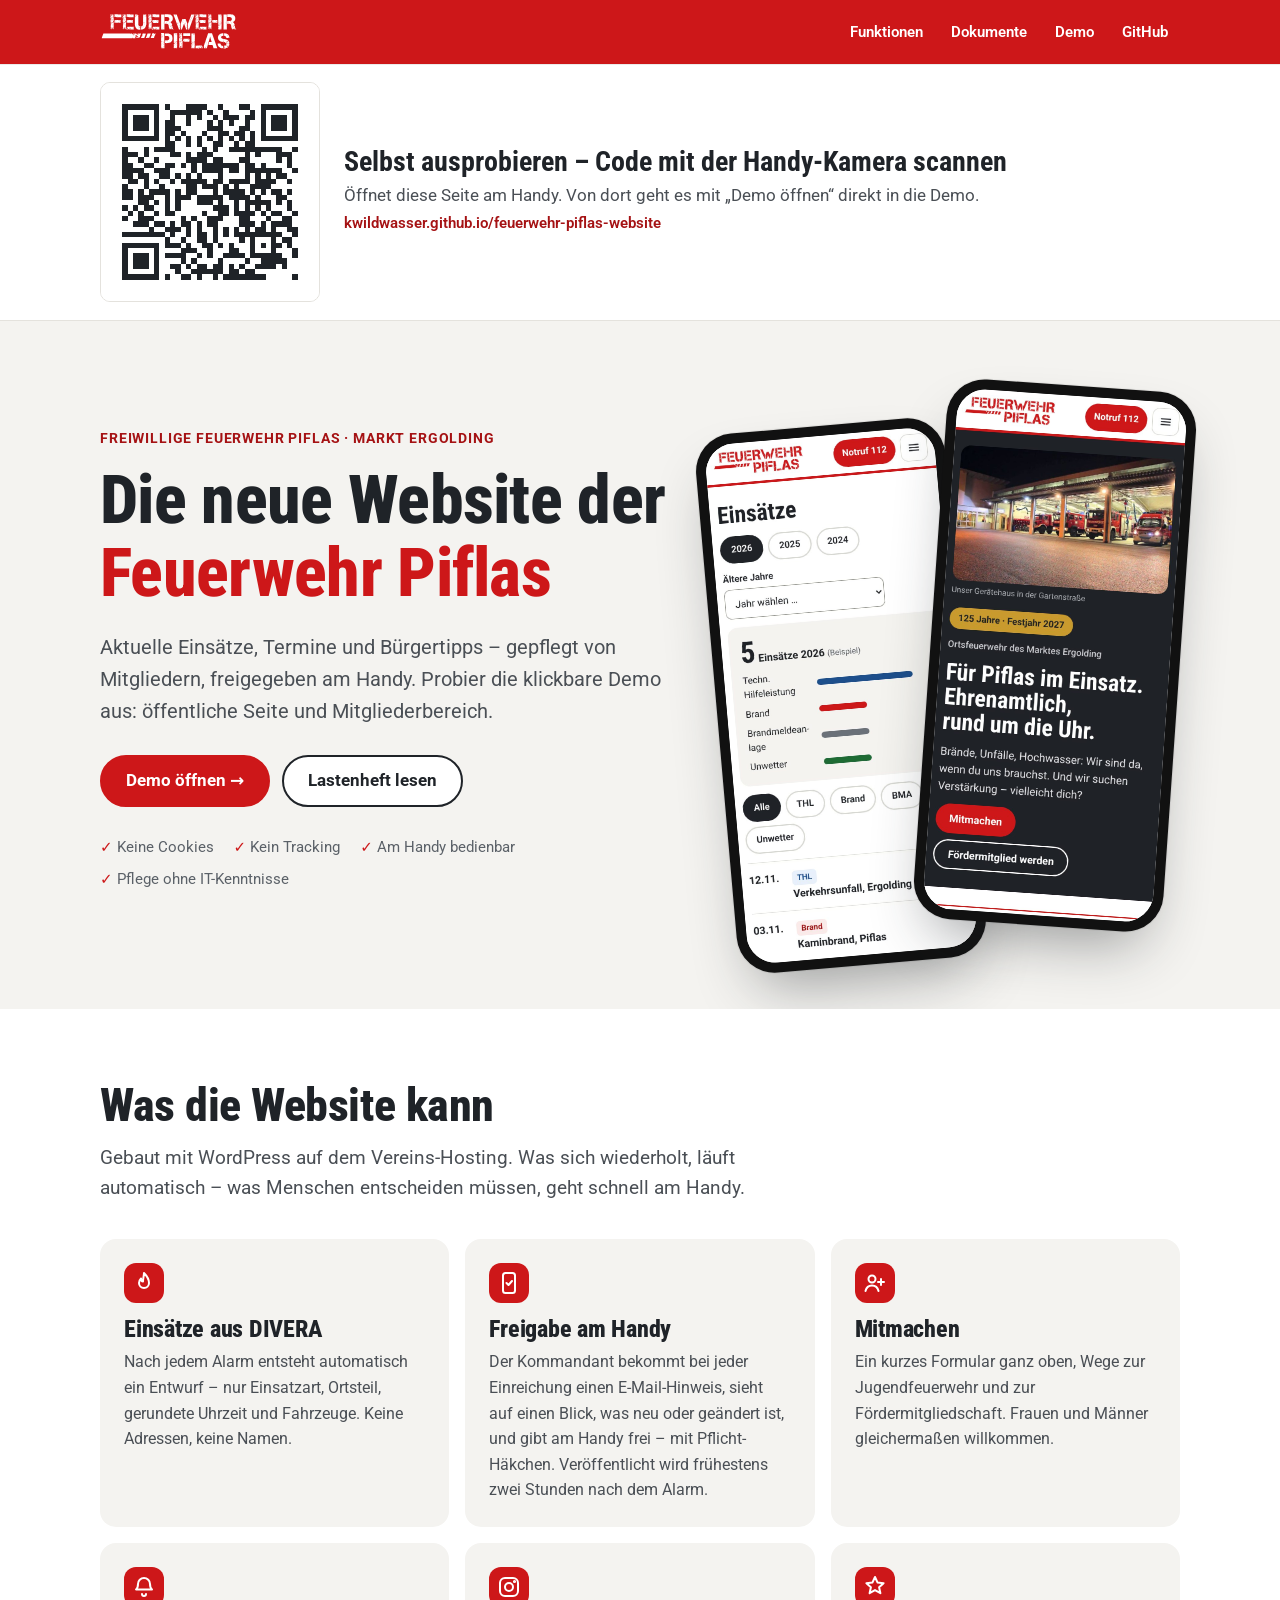
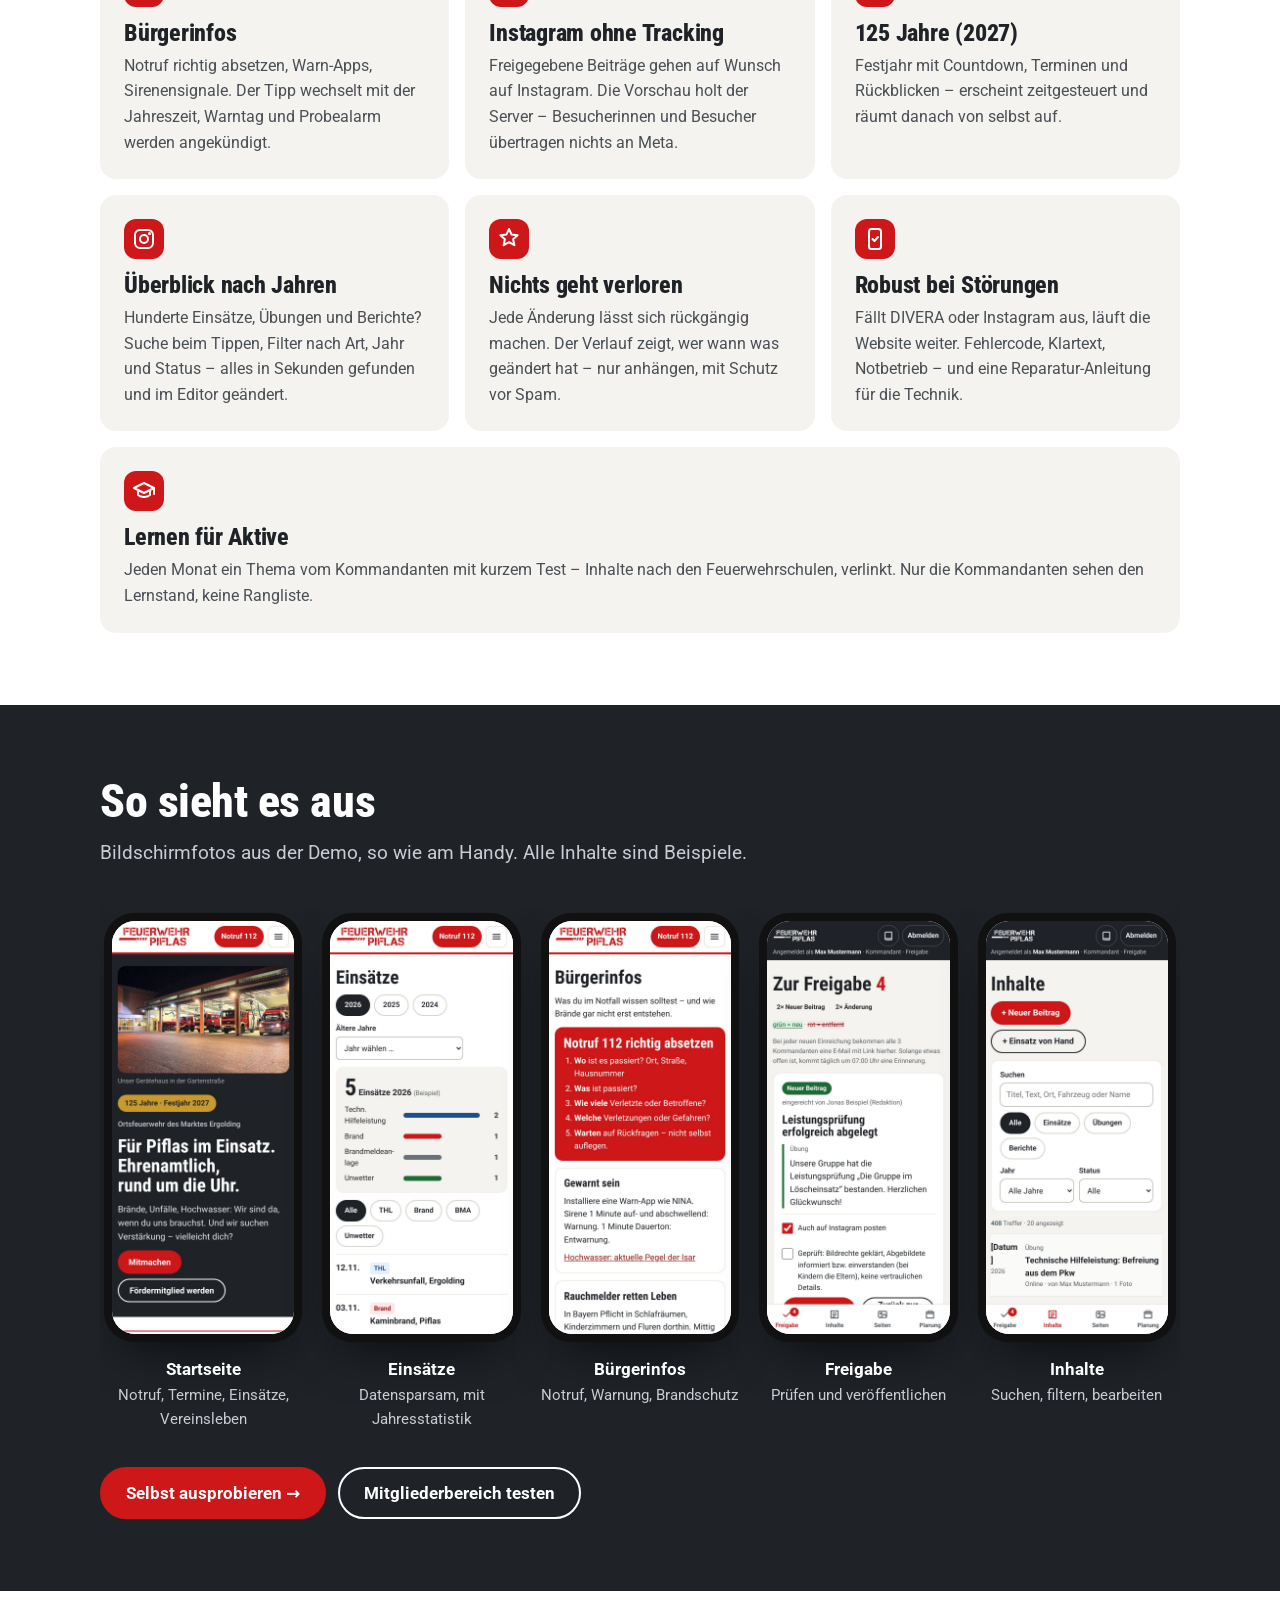
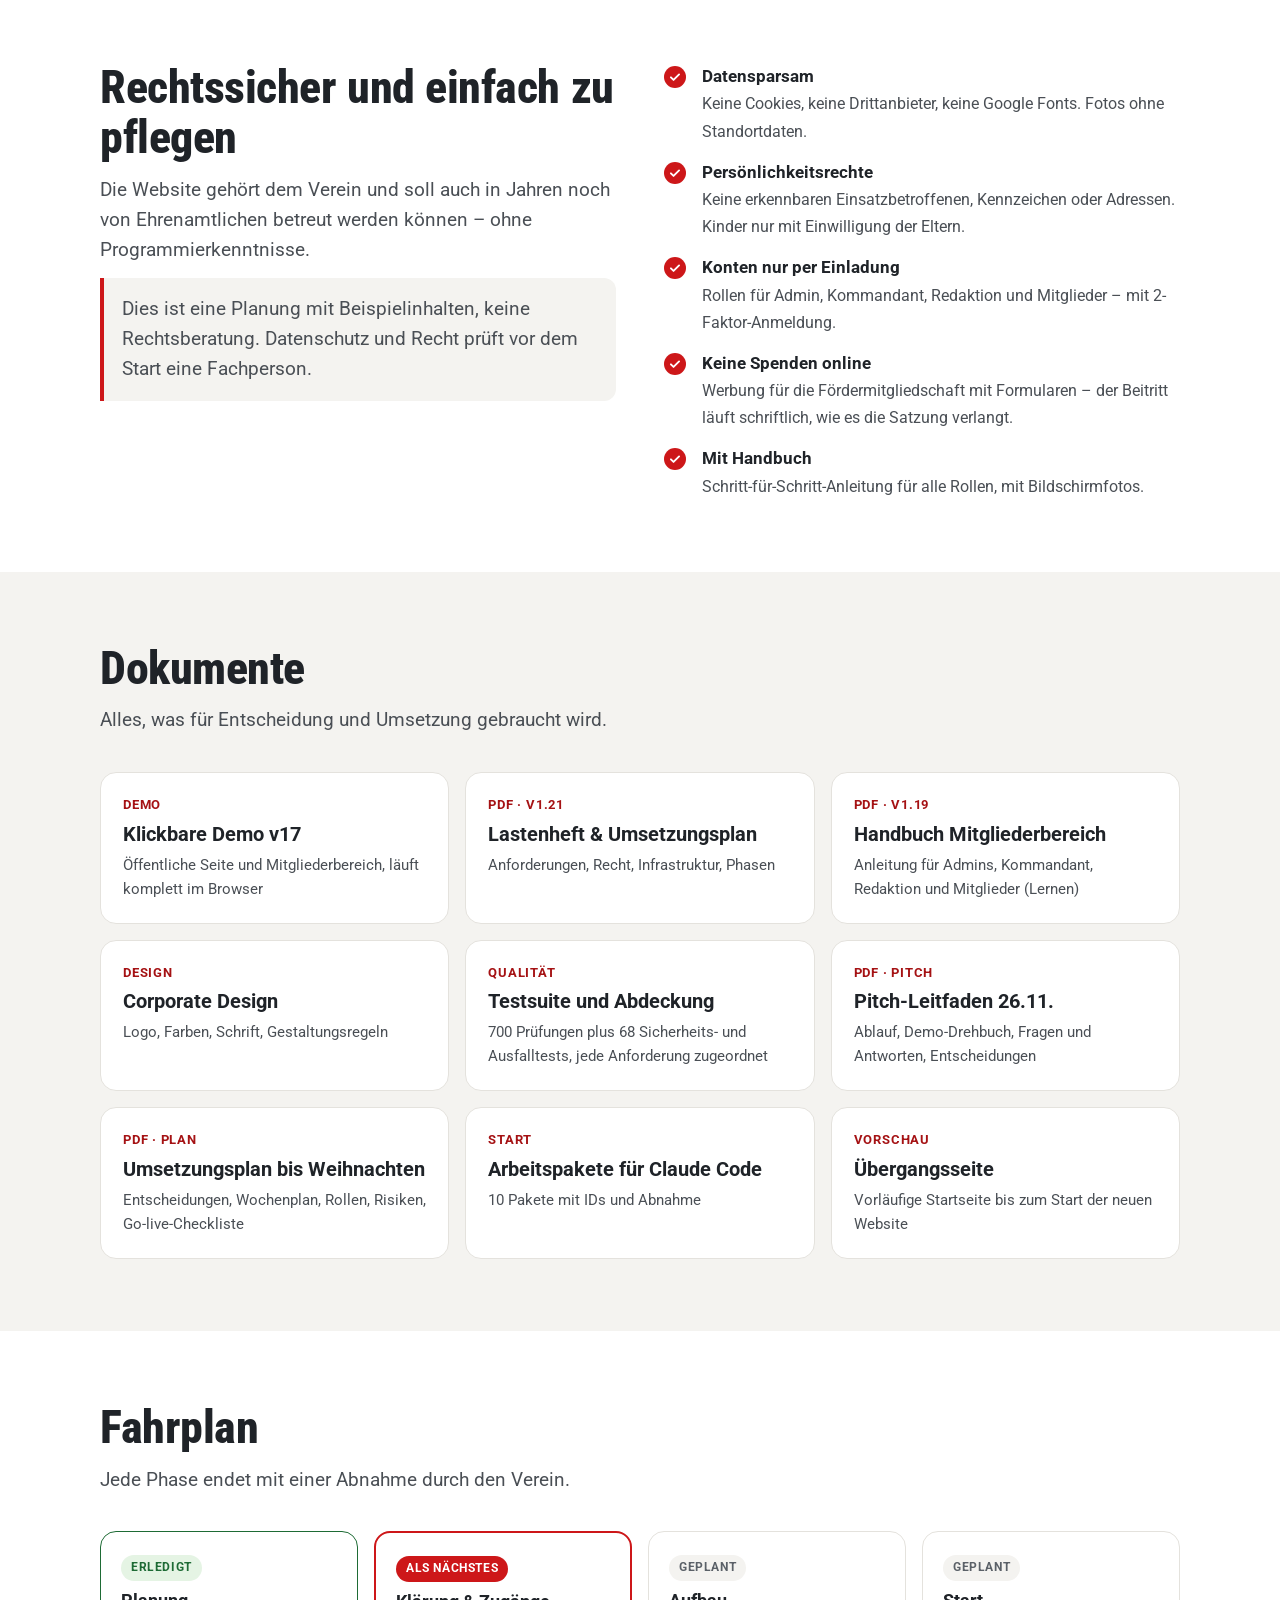
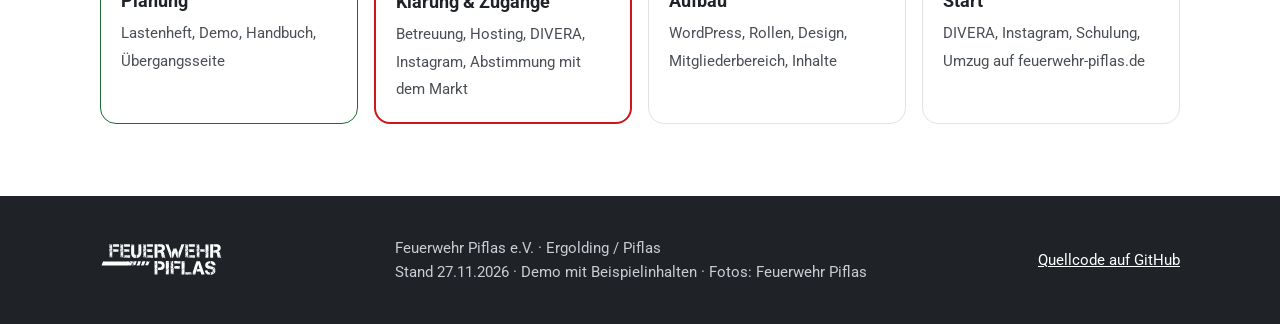
<file: docs/index.html>
<!DOCTYPE html>
<html lang="de">
<head>
<meta charset="utf-8">
<meta name="viewport" content="width=device-width, initial-scale=1">
<title>Neue Website der Feuerwehr Piflas – Demo, Lastenheft und Handbuch</title>
<meta name="description" content="Planung und klickbare Demo der neuen Website der Freiwilligen Feuerwehr Piflas: Einsätze aus DIVERA, Freigabe am Handy, Mitmachen, Bürgerinfos – datensparsam und ohne Tracking.">
<meta name="robots" content="noindex">
<meta name="theme-color" content="#CD1719">
<meta property="og:title" content="Neue Website der Feuerwehr Piflas">
<meta property="og:description" content="Klickbare Demo, Lastenheft und Handbuch – Planung für www.feuerwehr-piflas.de">
<meta property="og:image" content="https://kwildwasser.github.io/feuerwehr-piflas-website/assets/screens/start.jpg">
<meta property="og:type" content="website">
<link rel="icon" href="assets/favicon.svg" type="image/svg+xml">
<style>
@font-face{font-family:Fw;src:url(assets/fonts/roboto-sub.woff) format("woff");font-weight:100 900;font-stretch:75% 100%}
:root{--rot:#CD1719;--rot-d:#A51214;--ink:#1F2328;--grau:#4A4F55;--g2:#5B6168;--hell:#F4F3F0;--linie:#E4E2DD;--r:16px}
*{box-sizing:border-box}
html{scroll-behavior:smooth;scroll-padding-top:72px}
body{margin:0;font:17px/1.6 Fw,system-ui,-apple-system,sans-serif;color:var(--ink);background:#fff;overflow-wrap:break-word;-webkit-font-smoothing:antialiased}
a{color:var(--rot-d)}
h1,h2,h3{font-stretch:75%;font-weight:800;line-height:1.08;margin:0;letter-spacing:-.01em}
.wrap{max-width:1120px;margin:0 auto;padding:0 20px}
.sr{position:absolute;left:-9999px}.sr:focus{left:12px;top:12px;z-index:9;background:#fff;padding:8px 12px;border-radius:8px}

/* Kopf */
.top{position:sticky;top:0;z-index:5;background:var(--rot);box-shadow:0 1px 0 rgba(0,0,0,.08)}
.top .wrap{display:flex;align-items:center;justify-content:space-between;gap:16px;min-height:64px}
.top img{height:38px;display:block}.top .home{display:flex;align-items:center;min-height:44px}
.top nav{display:flex;gap:4px;flex-wrap:wrap}
.top nav a{color:#fff;text-decoration:none;font-weight:600;font-size:15px;padding:10px 12px;border-radius:10px;min-height:44px;display:flex;align-items:center}
.top nav a:hover,.top nav a:focus-visible{background:rgba(255,255,255,.16);outline:none}
@media (max-width:640px){.top nav .opt{display:none}}

/* Bühne */
.hero{background:var(--hell);overflow:hidden;padding:0}
.hero .wrap{display:grid;grid-template-columns:1.1fr .9fr;gap:48px;align-items:center;padding-top:64px;padding-bottom:64px}
.kicker{display:inline-block;font-weight:700;font-size:14px;letter-spacing:.06em;text-transform:uppercase;color:var(--rot-d);margin-bottom:14px}
.hero h1{font-size:clamp(40px,6vw,68px)}
.hero h1 em{font-style:normal;color:var(--rot)}
.hero p.lead{font-size:20px;color:var(--grau);margin:20px 0 28px;max-width:34em}
.btns{display:flex;flex-wrap:wrap;gap:12px}
.btn{display:inline-flex;align-items:center;gap:8px;min-height:52px;padding:0 24px;border-radius:999px;font-weight:700;text-decoration:none;font-size:17px;border:2px solid var(--rot);transition:transform .15s}
.btn.p{background:var(--rot);color:#fff}
.btn.o{background:#fff;color:var(--ink);border-color:var(--ink)}
.btn:hover{transform:translateY(-1px)}
.btn:focus-visible{outline:3px solid var(--ink);outline-offset:3px}
.facts{display:flex;flex-wrap:wrap;gap:8px 20px;margin-top:28px;padding:0;list-style:none;color:var(--g2);font-size:15px}
.facts li::before{content:"✓ ";color:var(--rot);font-weight:800}

/* Handys */
.phone{width:100%;max-width:300px;aspect-ratio:390/844;border-radius:38px;background:#111;padding:10px;box-shadow:0 30px 60px -20px rgba(31,35,40,.45),0 0 0 1px rgba(0,0,0,.06);margin:0 auto}
.phone img{width:100%;height:100%;object-fit:cover;object-position:top;border-radius:29px;display:block;background:#fff}
.stack{position:relative;height:560px}
.stack .phone{position:absolute;max-width:250px}
.stack .a{left:0;top:40px;transform:rotate(-5deg)}
.stack .b{right:0;top:0;transform:rotate(4deg);z-index:1}
@media (max-width:880px){.hero .wrap{grid-template-columns:1fr;gap:40px;padding-top:44px}.stack{height:auto;display:flex;justify-content:center}.stack .a{display:none}.stack .b{position:static;transform:none}}

section{padding:72px 0}
.sh{max-width:720px;margin-bottom:36px}
.sh h2{font-size:clamp(32px,4.4vw,46px)}
.sh p{color:var(--grau);font-size:19px;margin:12px 0 0}

/* Funktionen */
.grid{display:grid;grid-template-columns:repeat(3,1fr);gap:16px}
@media (min-width:881px){.grid .f:last-child:nth-child(3n+1){grid-column:1/-1}}
@media (max-width:880px){.grid{grid-template-columns:repeat(2,1fr)}}
@media (max-width:560px){.grid{grid-template-columns:1fr}}
.f{background:var(--hell);border-radius:var(--r);padding:24px}
.f svg{width:40px;height:40px;padding:8px;border-radius:12px;background:var(--rot);color:#fff;display:block;margin-bottom:14px}
.f h3{font-size:24px;margin-bottom:6px}
.f p{margin:0;color:var(--grau);font-size:16px}

/* Galerie */
.dark{background:var(--ink);color:#fff}
.dark .sh p{color:#C9CDD2}
.gal{display:grid;grid-auto-flow:column;grid-auto-columns:minmax(180px,1fr);gap:20px;overflow-x:auto;padding:8px 4px 24px;scroll-snap-type:x mandatory}
.gal figure{margin:0;scroll-snap-align:start}
.gal .phone{max-width:210px;border-radius:30px;padding:8px}.gal .phone img{border-radius:23px}
.gal .phone{box-shadow:0 24px 50px -20px rgba(0,0,0,.7)}
.gal figcaption{text-align:center;margin-top:14px;font-size:15px;color:#C9CDD2}
.gal figcaption b{display:block;color:#fff;font-size:17px}
.dark .btn.o{background:transparent;color:#fff;border-color:#fff}

/* Prinzipien */
.split{display:grid;grid-template-columns:1fr 1fr;gap:48px;align-items:start}
@media (max-width:880px){.split{grid-template-columns:1fr;gap:32px}}
.list{list-style:none;padding:0;margin:0;display:grid;gap:14px}
.list li{display:grid;grid-template-columns:28px 1fr;gap:10px;align-items:start}
.list li::before{content:"";width:22px;height:22px;margin-top:3px;border-radius:50%;background:var(--rot) url("data:image/svg+xml,%3Csvg xmlns='http://www.w3.org/2000/svg' viewBox='0 0 24 24' fill='none' stroke='white' stroke-width='3.2' stroke-linecap='round' stroke-linejoin='round'%3E%3Cpath d='M5 12.5l4.5 4.5L19 7.5'/%3E%3C/svg%3E") center/14px no-repeat}
.list b{display:block}
.list span{color:var(--grau);font-size:16px}
.note{background:var(--hell);border-left:4px solid var(--rot);border-radius:0 12px 12px 0;padding:16px 18px;color:var(--grau);font-size:15px;margin-top:24px}

/* Dokumente */
.docs{display:grid;grid-template-columns:repeat(3,1fr);gap:16px}
@media (max-width:880px){.docs{grid-template-columns:1fr 1fr}}
@media (max-width:560px){.docs{grid-template-columns:1fr}}
.doc{display:flex;flex-direction:column;gap:6px;border:1px solid var(--linie);border-radius:var(--r);padding:22px;text-decoration:none;color:var(--ink);background:#fff;transition:border-color .15s,transform .15s}
.doc:hover,.doc:focus-visible{border-color:var(--rot);transform:translateY(-2px);outline:none}
.doc .t{font-size:13px;font-weight:700;letter-spacing:.06em;text-transform:uppercase;color:var(--rot-d)}
.doc b{font-size:20px;line-height:1.25}
.doc span{color:var(--grau);font-size:15px}

/* Fahrplan */
.road{list-style:none;padding:0;margin:0;display:grid;grid-template-columns:repeat(4,1fr);gap:16px;counter-reset:p}
@media (max-width:880px){.road{grid-template-columns:1fr 1fr}}
@media (max-width:480px){.road{grid-template-columns:1fr}}
.road li{background:#fff;border:1px solid var(--linie);border-radius:var(--r);padding:20px;position:relative}
.road li b{display:block;font-size:18px;margin:6px 0 4px}
.road li span{color:var(--grau);font-size:15px}
.road .st{display:inline-block;font-size:12px;font-weight:700;letter-spacing:.05em;text-transform:uppercase;padding:3px 10px;border-radius:999px;background:var(--hell);color:var(--g2)}
.road .done{border-color:#1E6B35}.road .done .st{background:#E5F4E4;color:#1E6B35}
.road .now{border:2px solid var(--rot)}.road .now .st{background:var(--rot);color:#fff}

/* QR-Leiste für den Pitch */
.qrbar{background:#fff;border-bottom:1px solid var(--linie)}
.qrbar .wrap{display:flex;align-items:center;gap:24px;padding-top:18px;padding-bottom:18px}
.qrbar img{width:220px;height:220px;flex:none;border-radius:10px;border:1px solid var(--linie)}
.qrbar b{display:block;font-stretch:75%;font-size:28px;line-height:1.1;margin-bottom:4px}
.qrbar span{color:var(--grau)}
.qrbar code{font:600 15px/1.4 Fw,system-ui,sans-serif;color:var(--rot-d);overflow-wrap:anywhere}
@media (max-width:640px){.qrbar .wrap{flex-direction:column;align-items:center;text-align:center;gap:12px;padding-top:20px;padding-bottom:20px}.qrbar img{width:min(78vw,300px);height:auto;aspect-ratio:1;padding:10px;background:#fff}.qrbar b{font-size:22px}.qrbar span{font-size:15px}}
footer{background:var(--ink);color:#C9CDD2;padding:40px 0;font-size:15px}
footer .wrap{display:flex;flex-wrap:wrap;gap:20px 40px;justify-content:space-between;align-items:center}
footer img{height:34px;display:block}
footer a{color:#fff;display:inline-flex;align-items:center;min-height:44px}
@media (prefers-reduced-motion:reduce){*{transition:none!important;scroll-behavior:auto!important}}
</style>
</head>
<body>
<a class="sr" href="#funktionen">Zum Inhalt</a>
<header class="top"><div class="wrap">
  <a class="home" href="./" aria-label="Startseite"><img src="assets/logo-weiss.svg" alt="Feuerwehr Piflas"></a>
  <nav aria-label="Seitennavigation"><a class="opt" href="#funktionen">Funktionen</a><a class="opt" href="#dokumente">Dokumente</a><a href="demo/">Demo</a><a href="https://github.com/KWildwasser/feuerwehr-piflas-website">GitHub</a></nav>
</div></header>

<main>
<section class="qrbar" aria-label="Auf dem Handy öffnen" style="padding:0"><div class="wrap">
  <img src="assets/qr-projektseite.svg" alt="QR-Code zu dieser Seite">
  <div><b>Selbst ausprobieren – Code mit der Handy-Kamera scannen</b><span>Öffnet diese Seite am Handy. Von dort geht es mit „Demo öffnen“ direkt in die Demo.</span><br><code>kwildwasser.github.io/feuerwehr-piflas-website</code></div>
</div></section>
<section class="hero"><div class="wrap">
  <div>
    <span class="kicker">Freiwillige Feuerwehr Piflas · Markt Ergolding</span>
    <h1>Die neue Website der <em>Feuerwehr Piflas</em></h1>
    <p class="lead">Aktuelle Einsätze, Termine und Bürgertipps – gepflegt von Mitgliedern, freigegeben am Handy. Probier die klickbare Demo aus: öffentliche Seite und Mitgliederbereich.</p>
    <div class="btns"><a class="btn p" href="demo/">Demo öffnen →</a><a class="btn o" href="lastenheft/Lastenheft-Feuerwehr-Piflas-v1.21.pdf">Lastenheft lesen</a></div>
    <ul class="facts"><li>Keine Cookies</li><li>Kein Tracking</li><li>Am Handy bedienbar</li><li>Pflege ohne IT-Kenntnisse</li></ul>
  </div>
  <div class="stack" aria-hidden="true">
    <div class="phone a"><img src="assets/screens/einsaetze.jpg" alt=""></div>
    <div class="phone b"><img src="assets/screens/start.jpg" alt=""></div>
  </div>
</div></section>

<section id="funktionen"><div class="wrap">
  <div class="sh"><h2>Was die Website kann</h2><p>Gebaut mit WordPress auf dem Vereins-Hosting. Was sich wiederholt, läuft automatisch – was Menschen entscheiden müssen, geht schnell am Handy.</p></div>
  <div class="grid">
    <div class="f"><svg viewBox="0 0 24 24" fill="none" stroke="currentColor" stroke-width="2" stroke-linecap="round" stroke-linejoin="round" aria-hidden="true"><path d="M12 2s5 5 5 10a5 5 0 0 1-10 0c0-2 1-3.5 2-4.5 0 2 1 3 2 3 0-3 1-6 1-8.5z"/></svg><h3>Einsätze aus DIVERA</h3><p>Nach jedem Alarm entsteht automatisch ein Entwurf – nur Einsatzart, Ortsteil, gerundete Uhrzeit und Fahrzeuge. Keine Adressen, keine Namen.</p></div>
    <div class="f"><svg viewBox="0 0 24 24" fill="none" stroke="currentColor" stroke-width="2" stroke-linecap="round" stroke-linejoin="round" aria-hidden="true"><rect x="6" y="2" width="12" height="20" rx="2.5"/><path d="M9.5 12l2 2 3.5-4"/></svg><h3>Freigabe am Handy</h3><p>Der Kommandant bekommt bei jeder Einreichung einen E-Mail-Hinweis, sieht auf einen Blick, was neu oder geändert ist, und gibt am Handy frei – mit Pflicht-Häkchen. Veröffentlicht wird frühestens zwei Stunden nach dem Alarm.</p></div>
    <div class="f"><svg viewBox="0 0 24 24" fill="none" stroke="currentColor" stroke-width="2" stroke-linecap="round" stroke-linejoin="round" aria-hidden="true"><circle cx="9" cy="8" r="3.5"/><path d="M2.5 20c.8-3.5 3.4-5.5 6.5-5.5s5.7 2 6.5 5.5"/><path d="M18 8v6M15 11h6"/></svg><h3>Mitmachen</h3><p>Ein kurzes Formular ganz oben, Wege zur Jugendfeuerwehr und zur Fördermitgliedschaft. Frauen und Männer gleichermaßen willkommen.</p></div>
    <div class="f"><svg viewBox="0 0 24 24" fill="none" stroke="currentColor" stroke-width="2" stroke-linecap="round" stroke-linejoin="round" aria-hidden="true"><path d="M12 3a6 6 0 0 0-6 6c0 4-2 5.5-2 5.5h16S18 13 18 9a6 6 0 0 0-6-6z"/><path d="M10 19a2 2 0 0 0 4 0"/></svg><h3>Bürgerinfos</h3><p>Notruf richtig absetzen, Warn-Apps, Sirenensignale. Der Tipp wechselt mit der Jahreszeit, Warntag und Probealarm werden angekündigt.</p></div>
    <div class="f"><svg viewBox="0 0 24 24" fill="none" stroke="currentColor" stroke-width="2" stroke-linecap="round" stroke-linejoin="round" aria-hidden="true"><rect x="3" y="3" width="18" height="18" rx="5"/><circle cx="12" cy="12" r="4"/><circle cx="17.5" cy="6.5" r=".6" fill="currentColor"/></svg><h3>Instagram ohne Tracking</h3><p>Freigegebene Beiträge gehen auf Wunsch auf Instagram. Die Vorschau holt der Server – Besucherinnen und Besucher übertragen nichts an Meta.</p></div>
    <div class="f"><svg viewBox="0 0 24 24" fill="none" stroke="currentColor" stroke-width="2" stroke-linecap="round" stroke-linejoin="round" aria-hidden="true"><path d="M12 2l2.6 5.6 6 .6-4.5 4 1.3 6-5.4-3.1-5.4 3.1 1.3-6-4.5-4 6-.6z"/></svg><h3>125 Jahre (2027)</h3><p>Festjahr mit Countdown, Terminen und Rückblicken – erscheint zeitgesteuert und räumt danach von selbst auf.</p></div>
    <div class="f"><svg viewBox="0 0 24 24" fill="none" stroke="currentColor" stroke-width="2" stroke-linecap="round" stroke-linejoin="round" aria-hidden="true"><rect x="3" y="3" width="18" height="18" rx="5"/><circle cx="12" cy="12" r="4"/><circle cx="17.5" cy="6.5" r=".6" fill="currentColor"/></svg><h3>Überblick nach Jahren</h3><p>Hunderte Einsätze, Übungen und Berichte? Suche beim Tippen, Filter nach Art, Jahr und Status – alles in Sekunden gefunden und im Editor geändert.</p></div>
    <div class="f"><svg viewBox="0 0 24 24" fill="none" stroke="currentColor" stroke-width="2" stroke-linecap="round" stroke-linejoin="round" aria-hidden="true"><path d="M12 2l2.6 5.6 6 .6-4.5 4 1.3 6-5.4-3.1-5.4 3.1 1.3-6-4.5-4 6-.6z"/></svg><h3>Nichts geht verloren</h3><p>Jede Änderung lässt sich rückgängig machen. Der Verlauf zeigt, wer wann was geändert hat – nur anhängen, mit Schutz vor Spam.</p></div>
    <div class="f"><svg viewBox="0 0 24 24" fill="none" stroke="currentColor" stroke-width="2" stroke-linecap="round" stroke-linejoin="round" aria-hidden="true"><rect x="6" y="2" width="12" height="20" rx="2.5"/><path d="M9.5 12l2 2 3.5-4"/></svg><h3>Robust bei Störungen</h3><p>Fällt DIVERA oder Instagram aus, läuft die Website weiter. Fehlercode, Klartext, Notbetrieb – und eine Reparatur-Anleitung für die Technik.</p></div>
    <div class="f"><svg viewBox="0 0 24 24" fill="none" stroke="currentColor" stroke-width="2" stroke-linecap="round" stroke-linejoin="round" aria-hidden="true"><path d="M22 9 12 4 2 9l10 5 10-5z"/><path d="M6 11v5c3 2.7 9 2.7 12 0v-5"/><path d="M22 9v6"/></svg><h3>Lernen für Aktive</h3><p>Jeden Monat ein Thema vom Kommandanten mit kurzem Test – Inhalte nach den Feuerwehrschulen, verlinkt. Nur die Kommandanten sehen den Lernstand, keine Rangliste.</p></div>
  </div>
</div></section>

<section class="dark" aria-labelledby="h-gal"><div class="wrap">
  <div class="sh"><h2 id="h-gal">So sieht es aus</h2><p>Bildschirmfotos aus der Demo, so wie am Handy. Alle Inhalte sind Beispiele.</p></div>
  <div class="gal" tabindex="0" aria-label="Bildschirmfotos, seitlich wischen">
    <figure><div class="phone"><img src="assets/screens/start.jpg" alt="Startseite mit Foto des Gerätehauses, Knöpfen Mitmachen und Fördermitglied werden" loading="lazy"></div><figcaption><b>Startseite</b>Notruf, Termine, Einsätze, Vereinsleben</figcaption></figure>
    <figure><div class="phone"><img src="assets/screens/einsaetze.jpg" alt="Einsatzliste mit Jahresstatistik nach Einsatzart" loading="lazy"></div><figcaption><b>Einsätze</b>Datensparsam, mit Jahresstatistik</figcaption></figure>
    <figure><div class="phone"><img src="assets/screens/buerger.jpg" alt="Bürgerinfos mit Anleitung Notruf 112 richtig absetzen" loading="lazy"></div><figcaption><b>Bürgerinfos</b>Notruf, Warnung, Brandschutz</figcaption></figure>
    <figure><div class="phone"><img src="assets/screens/freigabe.jpg" alt="Mitgliederbereich: Beitrag zur Freigabe mit Pflicht-Häkchen" loading="lazy"></div><figcaption><b>Freigabe</b>Prüfen und veröffentlichen</figcaption></figure>
    <figure><div class="phone"><img src="assets/screens/beitraege.jpg" alt="Mitgliederbereich: Übersicht Inhalte mit Suche und Filtern" loading="lazy"></div><figcaption><b>Inhalte</b>Suchen, filtern, bearbeiten</figcaption></figure>
  </div>
  <div class="btns" style="margin-top:12px"><a class="btn p" href="demo/">Selbst ausprobieren →</a><a class="btn o" href="demo/#login">Mitgliederbereich testen</a></div>
</div></section>

<section><div class="wrap split">
  <div class="sh" style="margin:0"><h2>Rechtssicher und einfach zu pflegen</h2><p>Die Website gehört dem Verein und soll auch in Jahren noch von Ehrenamtlichen betreut werden können – ohne Programmierkenntnisse.</p>
    <p class="note">Dies ist eine Planung mit Beispielinhalten, keine Rechtsberatung. Datenschutz und Recht prüft vor dem Start eine Fachperson.</p></div>
  <ul class="list">
    <li><div><b>Datensparsam</b><span>Keine Cookies, keine Drittanbieter, keine Google Fonts. Fotos ohne Standortdaten.</span></div></li>
    <li><div><b>Persönlichkeitsrechte</b><span>Keine erkennbaren Einsatzbetroffenen, Kennzeichen oder Adressen. Kinder nur mit Einwilligung der Eltern.</span></div></li>
    <li><div><b>Konten nur per Einladung</b><span>Rollen für Admin, Kommandant, Redaktion und Mitglieder – mit 2-Faktor-Anmeldung.</span></div></li>
    <li><div><b>Keine Spenden online</b><span>Werbung für die Fördermitgliedschaft mit Formularen – der Beitritt läuft schriftlich, wie es die Satzung verlangt.</span></div></li>
    <li><div><b>Mit Handbuch</b><span>Schritt-für-Schritt-Anleitung für alle Rollen, mit Bildschirmfotos.</span></div></li>
  </ul>
</div></section>

<section id="dokumente" style="background:var(--hell)"><div class="wrap">
  <div class="sh"><h2>Dokumente</h2><p>Alles, was für Entscheidung und Umsetzung gebraucht wird.</p></div>
  <div class="docs">
    <a class="doc" href="demo/"><span class="t">Demo</span><b>Klickbare Demo v17</b><span>Öffentliche Seite und Mitgliederbereich, läuft komplett im Browser</span></a>
    <a class="doc" href="lastenheft/Lastenheft-Feuerwehr-Piflas-v1.21.pdf"><span class="t">PDF · v1.21</span><b>Lastenheft &amp; Umsetzungsplan</b><span>Anforderungen, Recht, Infrastruktur, Phasen</span></a>
    <a class="doc" href="handbuch/Handbuch-Website-Feuerwehr-Piflas.pdf"><span class="t">PDF · v1.19</span><b>Handbuch Mitgliederbereich</b><span>Anleitung für Admins, Kommandant, Redaktion und Mitglieder (Lernen)</span></a>
    <a class="doc" href="https://github.com/KWildwasser/feuerwehr-piflas-website/blob/main/docs/design/corporate-design.md"><span class="t">Design</span><b>Corporate Design</b><span>Logo, Farben, Schrift, Gestaltungsregeln</span></a>
    <a class="doc" href="https://github.com/KWildwasser/feuerwehr-piflas-website/blob/main/docs/demo/ABDECKUNG.md"><span class="t">Qualität</span><b>Testsuite und Abdeckung</b><span>700 Prüfungen plus 68 Sicherheits- und Ausfalltests, jede Anforderung zugeordnet</span></a>
    <a class="doc" href="pitch/Pitch-Leitfaden-2026-11-26.pdf"><span class="t">PDF · Pitch</span><b>Pitch-Leitfaden 26.11.</b><span>Ablauf, Demo-Drehbuch, Fragen und Antworten, Entscheidungen</span></a>
    <a class="doc" href="plan/Umsetzungsplan-bis-Weihnachten-2026.pdf"><span class="t">PDF · Plan</span><b>Umsetzungsplan bis Weihnachten</b><span>Entscheidungen, Wochenplan, Rollen, Risiken, Go-live-Checkliste</span></a>
    <a class="doc" href="https://github.com/KWildwasser/feuerwehr-piflas-website/blob/main/docs/start/ARBEITSPAKETE.md"><span class="t">Start</span><b>Arbeitspakete für Claude Code</b><span>10 Pakete mit IDs und Abnahme</span></a>
    <a class="doc" href="uebergangsseite/"><span class="t">Vorschau</span><b>Übergangsseite</b><span>Vorläufige Startseite bis zum Start der neuen Website</span></a>
  </div>
</div></section>

<section><div class="wrap">
  <div class="sh"><h2>Fahrplan</h2><p>Jede Phase endet mit einer Abnahme durch den Verein.</p></div>
  <ol class="road">
    <li class="done"><span class="st">Erledigt</span><b>Planung</b><span>Lastenheft, Demo, Handbuch, Übergangsseite</span></li>
    <li class="now"><span class="st">Als Nächstes</span><b>Klärung &amp; Zugänge</b><span>Betreuung, Hosting, DIVERA, Instagram, Abstimmung mit dem Markt</span></li>
    <li><span class="st">Geplant</span><b>Aufbau</b><span>WordPress, Rollen, Design, Mitgliederbereich, Inhalte</span></li>
    <li><span class="st">Geplant</span><b>Start</b><span>DIVERA, Instagram, Schulung, Umzug auf feuerwehr-piflas.de</span></li>
  </ol>
</div></section>
</main>

<footer><div class="wrap">
  <img src="assets/logo-weiss.svg" alt="Feuerwehr Piflas">
  <div>Feuerwehr Piflas e.V. · Ergolding / Piflas<br>Stand 27.11.2026 · Demo mit Beispielinhalten · Fotos: Feuerwehr Piflas</div>
  <div><a href="https://github.com/KWildwasser/feuerwehr-piflas-website">Quellcode auf GitHub</a></div>
</div></footer>
</body>
</html>
</file>
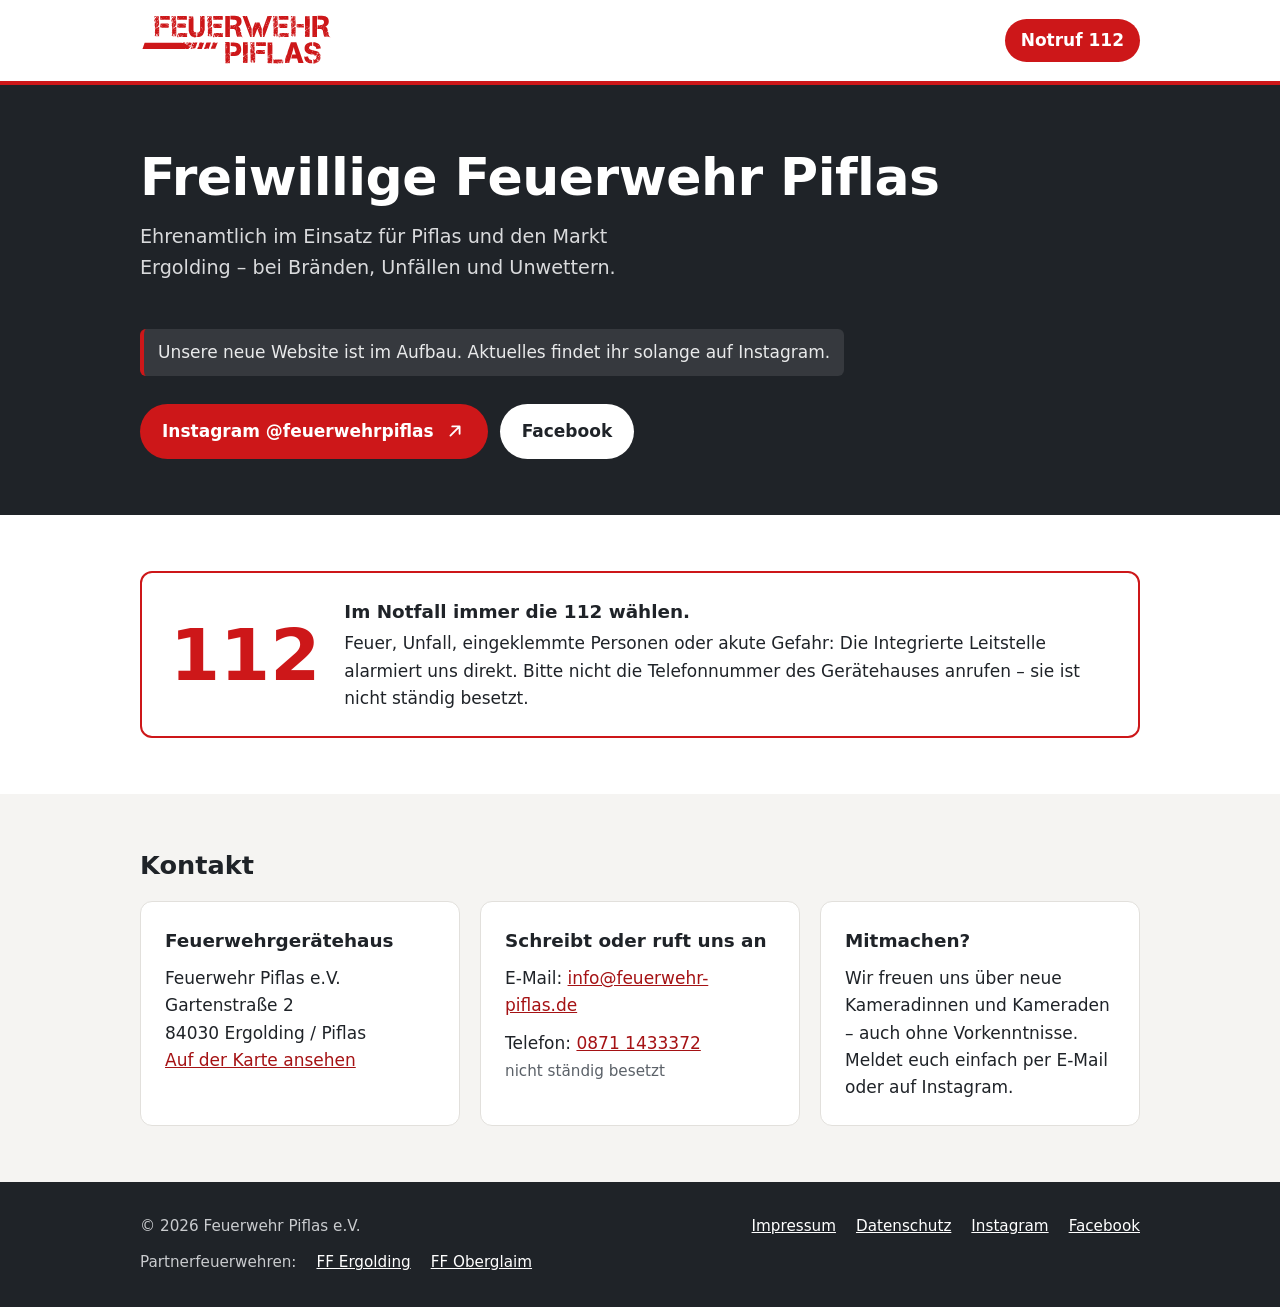
<file: docs/uebergangsseite/index.html>
<!DOCTYPE html>
<html lang="de">
<head>
  <meta charset="utf-8">
  <meta name="viewport" content="width=device-width, initial-scale=1">
  <title>Freiwillige Feuerwehr Piflas – Markt Ergolding</title>
  <meta name="description" content="Freiwillige Feuerwehr Piflas, Ortsfeuerwehr des Marktes Ergolding bei Landshut. Notruf 112, Kontakt und aktuelle Infos auf Instagram.">
  <meta property="og:title" content="Freiwillige Feuerwehr Piflas">
  <meta property="og:description" content="Ortsfeuerwehr des Marktes Ergolding. Aktuelles auf Instagram: @feuerwehrpiflas">
  <meta property="og:url" content="https://www.feuerwehr-piflas.de/">
  <meta property="og:type" content="website">
  <meta name="theme-color" content="#CD1719">
  <link rel="icon" href="favicon.svg" type="image/svg+xml">
  <link rel="stylesheet" href="style.css">
  <script type="application/ld+json">
  {
    "@context": "https://schema.org",
    "@type": "Organization",
    "name": "Feuerwehr Piflas e.V.",
    "alternateName": "Freiwillige Feuerwehr Piflas",
    "url": "https://www.feuerwehr-piflas.de/",
    "telephone": "+49 871 1433372",
    "address": {
      "@type": "PostalAddress",
      "streetAddress": "Gartenstraße 2",
      "postalCode": "84030",
      "addressLocality": "Ergolding",
      "addressRegion": "Bayern",
      "addressCountry": "DE"
    },
    "sameAs": [
      "https://www.instagram.com/feuerwehrpiflas/",
      "https://www.facebook.com/feuerwehrpiflas"
    ]
  }
  </script>
</head>
<body>
  <a class="skip" href="#inhalt">Zum Inhalt springen</a>

  <header class="site">
    <div class="wrap">
      <a class="brand" href="./" aria-label="Freiwillige Feuerwehr Piflas – zur Startseite">
        <img src="logo.svg" alt="Feuerwehr Piflas" width="194" height="53">
      </a>
      <a class="notruf-mini" href="tel:112" aria-label="Notruf 112 anrufen">Notruf 112</a>
    </div>
  </header>

  <main id="inhalt">
    <div class="hero">
      <div class="wrap">
        <h1>Freiwillige Feuerwehr Piflas</h1>
        <p class="lead">Ehrenamtlich im Einsatz für Piflas und den Markt Ergolding – bei Bränden, Unfällen und Unwettern.</p>
        <p class="hinweis">Unsere neue Website ist im Aufbau. Aktuelles findet ihr solange auf Instagram.</p>
        <div class="btns">
          <a class="btn" href="https://www.instagram.com/feuerwehrpiflas/" rel="noopener" target="_blank">
            Instagram @feuerwehrpiflas
            <svg viewBox="0 0 24 24" fill="none" stroke="currentColor" stroke-width="2" stroke-linecap="round" stroke-linejoin="round" aria-hidden="true"><path d="M7 17 17 7M9 7h8v8"/></svg>
          </a>
          <a class="btn hell" href="https://www.facebook.com/feuerwehrpiflas" rel="noopener" target="_blank">Facebook</a>
        </div>
      </div>
    </div>

    <section aria-labelledby="h-notruf">
      <div class="wrap">
        <h2 id="h-notruf" hidden>Notruf</h2>
        <div class="notruf">
          <a class="nummer" href="tel:112" aria-label="Notruf 112 anrufen">112</a>
          <p><strong>Im Notfall immer die 112 wählen.</strong>
          Feuer, Unfall, eingeklemmte Personen oder akute Gefahr: Die Integrierte Leitstelle alarmiert uns direkt. Bitte nicht die Telefonnummer des Gerätehauses anrufen – sie ist nicht ständig besetzt.</p>
        </div>
      </div>
    </section>

    <section class="grau" aria-labelledby="h-kontakt">
      <div class="wrap">
        <h2 id="h-kontakt">Kontakt</h2>
        <div class="karten">
          <div class="karte">
            <h3>Feuerwehrgerätehaus</h3>
            <address>
              <p>Feuerwehr Piflas e.V.<br>Gartenstraße 2<br>84030 Ergolding / Piflas</p>
            </address>
            <p><a href="https://www.openstreetmap.org/search?query=Gartenstra%C3%9Fe%202%2C%2084030%20Ergolding" rel="noopener" target="_blank">Auf der Karte ansehen</a></p>
          </div>
          <div class="karte">
            <h3>Schreibt oder ruft uns an</h3>
            <p>E-Mail: <a href="mailto:info@feuerwehr-piflas.de">info@feuerwehr-piflas.de</a></p>
            <p>Telefon: <a href="tel:+498711433372">0871 1433372</a><br><span class="klein">nicht ständig besetzt</span></p>
          </div>
          <div class="karte">
            <h3>Mitmachen?</h3>
            <p>Wir freuen uns über neue Kameradinnen und Kameraden – auch ohne Vorkenntnisse. Meldet euch einfach per E-Mail oder auf Instagram.</p>
          </div>
        </div>
      </div>
    </section>
  </main>

  <footer class="site">
    <div class="wrap">
      <span>© 2026 Feuerwehr Piflas e.V.</span>
      <nav aria-label="Rechtliches und Social Media">
        <a href="impressum.html">Impressum</a>
        <a href="datenschutz.html">Datenschutz</a>
        <a href="https://www.instagram.com/feuerwehrpiflas/" rel="noopener" target="_blank">Instagram</a>
        <a href="https://www.facebook.com/feuerwehrpiflas" rel="noopener" target="_blank">Facebook</a>
      </nav>
      <nav aria-label="Partnerfeuerwehren">
        <span>Partnerfeuerwehren:</span>
        <a href="https://www.ff-ergolding.de/" rel="noopener" target="_blank">FF Ergolding</a>
        <a href="https://oberglaim.feuerwehren.bayern/" rel="noopener" target="_blank">FF Oberglaim</a>
      </nav>
    </div>
  </footer>
</body>
</html>
</file>
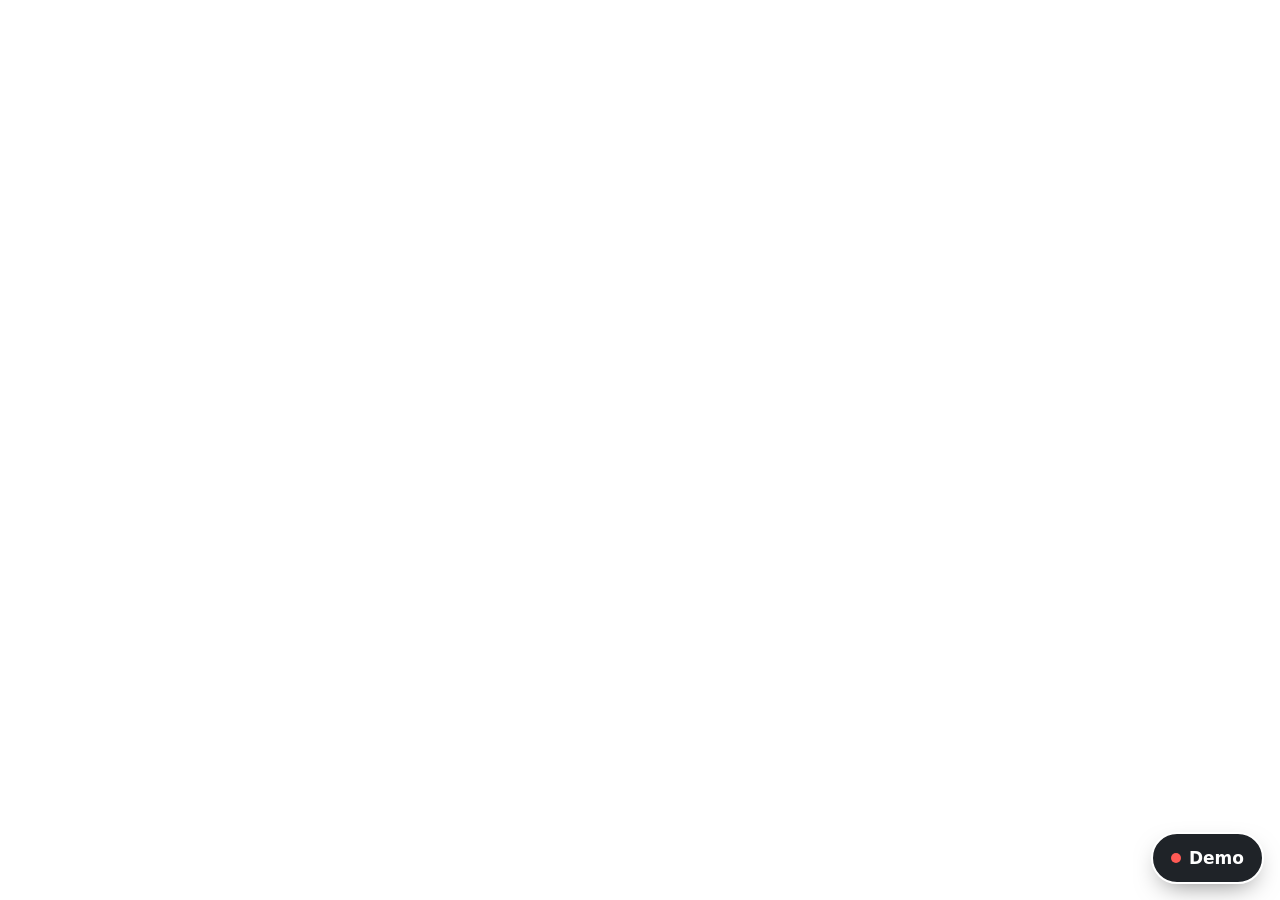
<file: docs/demo/app-src.html>
<!DOCTYPE html>
<html lang="de">
<head>
<meta charset="utf-8">
<meta name="viewport" content="width=device-width, initial-scale=1, viewport-fit=cover">
<meta name="theme-color" content="#CD1719">
<meta name="apple-mobile-web-app-capable" content="yes">
<title>Feuerwehr Piflas</title>
<style>
/* VOICE: die echte Vereinsseite – freundlich,klar,durchgehend Du-Form; Backend knapp wie eine App
   IDEA: das Gerätehaus-Tor – rote Kante,dunkle Halle,helle Zettelwand
   PICTURE: großes Bild-Feld in der Bühne,112-Karte,Einsatzliste mit farbigen Einsatzarten
   COLOUR and TYPE: Feuerwehrrot #CD1719 (Logo),Anthrazit #1F2328,Weiß,Papiergrau; Roboto (selbst gehostet,schmal für Überschriften)
   LAYOUT: Kopf mit Logo,112 und Menü; Seiten als Bänder; Backend mit Tab-Leiste unten; Demo-Knopf schwebt */
/*FONTFACE*/
:root{color-scheme:light;--rot:#CD1719;--rot-d:#A51214;--ink:#1F2328;--grau:#4A4F55;--g2:#5B6168;--hell:#F4F3F0;--linie:#E4E2DD;--sat:env(safe-area-inset-top);--sab:env(safe-area-inset-bottom)}
:root[data-theme=dark],:root[data-theme=light]{color-scheme:light}
*{box-sizing:border-box;min-width:0;-webkit-tap-highlight-color:transparent}
html{scroll-padding-top:84px;-webkit-text-size-adjust:100%}
body{margin:0;background:#fff;color:var(--ink);font:17px/1.55 FwText,system-ui,-apple-system,sans-serif;overflow-x:clip}
/* Lange Wörter und Adressen umbrechen statt die Seite zu verbreitern */
main,.foot,.top{overflow-wrap:anywhere}h1,h2,h3{hyphens:auto}
.btn,.chip,.tag,.bars span,.btabs a{overflow-wrap:normal}.bars span{hyphens:auto}
h1,h2,h3{font-family:FwCond,FwText,sans-serif;line-height:1.05;margin:0;text-wrap:balance}
h1{font-size:clamp(38px,8vw,64px)}
h2{font-size:clamp(28px,5vw,40px)}
h3{font-size:22px;line-height:1.15}
p{margin:0}
a{color:var(--rot-d)}
button,input,select,textarea{font:inherit;color:inherit}
button{cursor:pointer}
:focus-visible{outline:3px solid var(--ink);outline-offset:2px}
.logo{background:var(--logo) no-repeat left center/contain;display:block}
.logo.w{filter:brightness(0) invert(1)}
.wrap{max-width:1080px;margin:0 auto;padding:0 max(20px,env(safe-area-inset-left))}
.band{padding:28px 0}
.band.g{background:var(--hell)}
.band.d{background:var(--ink);color:#fff}
.stack{display:flex;flex-direction:column;gap:14px}
.mini{font-size:13px;color:var(--g2)}
.d .mini{color:#C9CBCE}
.btn{display:inline-flex;align-items:center;justify-content:center;gap:8px;min-height:48px;padding:0 22px;border-radius:999px;border:0;background:var(--rot);color:#fff;font-weight:700;text-decoration:none;text-align:center}
.btn:hover{background:var(--rot-d);color:#fff}
.btn.o{background:transparent;border:2px solid currentColor;color:inherit}
.btn.o:hover{background:rgba(127,127,127,.12)}

.btn.dk{background:var(--ink);color:#fff}
.btn.sm{min-height:44px;padding:0 16px;font-size:15px}

.btn[disabled]{background:#B8B5AE;color:#fff;cursor:not-allowed}
.btn.o[disabled]{background:none;color:var(--ink);opacity:.4}
.row2{display:flex;flex-wrap:wrap;gap:10px}
.grid{display:grid;grid-template-columns:repeat(auto-fit,minmax(min(100%,300px),1fr));gap:16px}

/* Kopf */
.top{position:sticky;top:0;z-index:40;background:#fff;border-bottom:4px solid var(--rot);padding-top:var(--sat)}
.top .wrap{display:flex;align-items:center;justify-content:space-between;gap:10px;min-height:64px}
.top .logo{width:150px;height:41px}
.tr{display:flex;align-items:center;gap:8px}
.n112p{background:var(--rot);color:#fff;font-weight:700;text-decoration:none;border-radius:999px;padding:0 14px;min-height:44px;display:flex;align-items:center;font-size:15px;white-space:nowrap}
.n112p:hover{color:#fff;background:var(--rot-d)}
.ib{width:44px;height:44px;border:1px solid #D9D7D2;background:#fff;border-radius:12px;display:flex;align-items:center;justify-content:center;padding:0}
.ib svg{width:22px;height:22px}
.dnav{display:none;gap:4px 18px;font-weight:600;font-size:15px}
.dnav a{color:var(--ink);text-decoration:none;padding:8px 0}
.dnav a[aria-current=page]{color:var(--rot)}
@media(min-width:960px){.dnav{display:flex}}

/* Menü */
.scrim{position:fixed;inset:0;background:rgba(20,23,26,.5);z-index:60;opacity:0;pointer-events:none;transition:opacity .2s}
.drawer{position:fixed;top:0;right:0;bottom:0;width:min(86vw,360px);background:#fff;z-index:61;transform:translateX(100%);transition:transform .25s ease;display:flex;flex-direction:column;padding:calc(12px + var(--sat)) 0 calc(16px + var(--sab));overflow-y:auto}
body.mopen .scrim{opacity:1;pointer-events:auto}
body.mopen .drawer{transform:none}
.drawer .dh{display:flex;justify-content:space-between;align-items:center;padding:0 16px 8px}
/* Menü (F-11): „Anmelden“ ganz oben, Gruppen mit dunkler Überschrift auf hellem Band, Seiten eingerückt mit Linie */
.drawer .dlogin{display:flex;align-items:center;padding:14px 16px;border-bottom:1px solid var(--linie)}.drawer .dlogin .btn{width:100%;min-height:52px;font-size:18px;background:#3A3F45;color:#fff;box-shadow:0 1px 2px rgba(31,35,40,.2)}.drawer .dlogin .btn:hover{background:var(--ink);color:#fff}.drawer .dlogin svg{width:20px;height:20px}
.drawer nav a{display:flex;align-items:center;min-height:50px;padding:0 22px;color:var(--ink);text-decoration:none;font-weight:600;font-size:19px}
.drawer nav .mtop a{font-weight:800;border-bottom:1px solid var(--linie)}
.drawer nav .mgr{border-bottom:1px solid var(--linie)}
.drawer nav .mg{margin:0;padding:12px 22px 10px;font:800 14px/1.2 FwText,sans-serif;letter-spacing:.08em;text-transform:uppercase;color:var(--g2);background:var(--hell);border-left:0}
.drawer nav .mgl{margin:6px 0 8px 26px;border-left:2px solid #C9C6BF}
.drawer nav .mgl a{padding-left:16px;font-weight:500;font-size:18px;min-height:46px}
.drawer nav a[aria-current=page]{color:var(--ink);font-weight:800;box-shadow:inset 4px 0 0 var(--rot);background:var(--hell)}
.drawer .foot{padding:18px 22px 0;display:flex;flex-direction:column;gap:10px}

/* Bühne */
.hero{background:var(--ink);color:#fff;padding:24px 0 30px}
.hero .wrap{display:grid;gap:18px}
@media(min-width:860px){.hero .wrap{grid-template-columns:1.1fr 1fr;align-items:center}.hero .ph{order:2}}
.ph{border-radius:16px;background:#33383E;border:1px dashed #6B7178;color:#C9CBCE;min-height:200px;display:flex;align-items:center;justify-content:center;text-align:center;padding:16px;font-size:15px}
.hero .k{color:#C9CBCE;font-weight:500;font-size:15px}
.hero p.l{color:#E3E4E6;font-size:18px}
.pic{display:block;width:100%;border-radius:16px;object-fit:cover;background:#2B3036}
.hero .pic{aspect-ratio:16/10;object-position:70% 55%}
.cap{font-size:13px;color:var(--g2);margin-top:6px}
.warnb{display:flex;gap:14px;align-items:flex-start;background:#FFF1D6;border:2px solid #E9B44C;border-radius:14px;padding:16px;color:var(--ink);text-decoration:none}
.warnb .wi{flex:none;width:30px;height:30px}.warnb .wi svg{width:30px;height:30px;color:#8A5A00}.warnb b{display:block;font-size:19px;line-height:1.25;margin-bottom:4px}.warnb .more{display:block;margin-top:8px;font-weight:700;color:var(--rot-d)}
.tip>span>b{color:#6B4500}.tip.sonder>span>b{color:var(--rot-d)}
.tip.sonder{background:#FBEAEA;border:2px solid #F1C4C4}.tip.sonder svg{color:var(--rot-d)}
.ql{flex-direction:column;gap:8px}.ql .btn{width:100%;justify-content:center}
.vh{position:absolute;width:1px;height:1px;opacity:0;overflow:hidden;clip:rect(0 0 0 0)}
.upl{position:relative;cursor:pointer;align-self:flex-start;gap:8px}.upl svg{width:20px;height:20px}
.upl:focus-within{outline:3px solid var(--rot);outline-offset:2px}
.thumbs{display:flex;flex-wrap:wrap;gap:8px}.thumbs:empty{display:none}
.th{position:relative;width:112px;height:112px;border-radius:10px;overflow:hidden;background:#E9E7E2}.th img{width:100%;height:100%;object-fit:cover;display:block}
.th .ib{position:absolute;top:0;right:0;width:44px;height:44px;min-height:44px;border:0;background:none;color:#fff;font-size:20px;line-height:1;padding:0;display:flex;align-items:center;justify-content:center}.th .ib::before{content:'';position:absolute;inset:8px;border-radius:50%;background:rgba(0,0,0,.65);z-index:-1}.th .ib{z-index:1;isolation:isolate}
.gal{display:grid;grid-template-columns:repeat(auto-fill,minmax(150px,1fr));gap:8px}.gal img{width:100%;aspect-ratio:4/3;object-fit:cover;border-radius:10px;display:block}
.mgrid{display:grid;grid-template-columns:repeat(auto-fill,minmax(150px,1fr));gap:10px}
.card.mi{padding:0;overflow:hidden;display:flex;flex-direction:column;gap:0}.mi img{width:100%;aspect-ratio:4/3;object-fit:cover;display:block}
.mi .b{padding:10px;display:flex;flex-direction:column;gap:8px;flex:1}.mi small{color:var(--grau);font-size:13px;line-height:1.35;flex:1}.mi .row2{flex-direction:column;gap:6px}.mi .row2>*{width:100%;justify-content:center}
.lnk{background:none;border:0;padding:0;font:inherit;font-weight:700;color:var(--ink);text-align:left;text-decoration:underline;cursor:pointer;min-height:44px}
.hero .cap{color:#A9ADB2}
.fz{display:grid;grid-template-columns:repeat(auto-fit,minmax(min(100%,320px),1fr));gap:16px}
.fz .card{padding:0;overflow:hidden;gap:0}
.fz .card img{width:100%;display:block;aspect-ratio:2.7/1;object-fit:cover}
.fz .card .b{padding:14px 16px 16px;display:flex;flex-direction:column;gap:4px}
.gal{display:grid;grid-template-columns:repeat(auto-fill,minmax(min(46%,200px),1fr));gap:10px}
.gal figure{margin:0;display:flex;flex-direction:column;gap:6px}
.gal img{width:100%;aspect-ratio:1;object-fit:cover;border-radius:12px;display:block}
.gal figcaption{font-size:14px;font-weight:600;line-height:1.3}




.ig div{position:relative;overflow:hidden}
.ig img{position:absolute;inset:0;width:100%;height:100%;object-fit:cover;border-radius:8px;display:block}
.ig div.im{padding:0;background:none}
.nk{display:grid;gap:14px;grid-template-columns:repeat(auto-fit,minmax(min(100%,300px),1fr))}
.nk article{border:1px solid var(--linie);border-radius:16px;overflow:hidden;background:#fff;display:flex;flex-direction:column}
.nk article img{width:100%;aspect-ratio:16/9;object-fit:cover;display:block}
.nk article .b{padding:14px 16px 16px;display:flex;flex-direction:column;gap:6px}
.feat{display:grid;gap:16px;align-items:center;background:var(--ink);color:#fff;border-radius:18px;overflow:hidden}
.feat img{width:100%;height:100%;max-height:520px;object-fit:cover;display:block}
.feat .b{padding:4px 20px 22px;display:flex;flex-direction:column;gap:10px}
@media(min-width:760px){.feat{grid-template-columns:minmax(0,1fr) minmax(0,1.2fr)}.feat .b{padding:24px}}
.mosaic{display:grid;gap:10px;grid-template-columns:repeat(2,minmax(0,1fr))}
.mosaic button{position:relative;border:0;padding:0;border-radius:16px;overflow:hidden;background:#2B3036;color:#fff;text-align:left;aspect-ratio:1;display:block}
.mosaic button:first-child{grid-column:1/-1;aspect-ratio:16/10}
@media(min-width:760px){.mosaic{grid-template-columns:2fr 1fr 1fr}.mosaic button,.mosaic button:first-child{grid-column:auto;aspect-ratio:auto;height:320px}}
.mosaic img{position:absolute;inset:0;width:100%;height:100%;object-fit:cover}
.mosaic .phx{position:absolute;inset:0;display:flex;align-items:flex-start;justify-content:center;text-align:center;padding:16px 12px;color:#C9CBCE;font-size:13px;border:1px dashed #6B7178;border-radius:16px;background:linear-gradient(160deg,#3A3530,#22262B)}
.mosaic .ov{position:absolute;left:0;right:0;bottom:0;padding:40px 14px 14px;background:linear-gradient(180deg,rgba(0,0,0,0),rgba(0,0,0,.78));display:flex;flex-direction:column;gap:4px}
.mosaic .ov b{font:700 20px/1.1 FwCond,sans-serif}
.mosaic button:first-child .ov b{font-size:28px}
.mosaic .tag{align-self:flex-start}
.mit{background:var(--rot);color:#fff}
.mit .opts{display:grid;gap:10px;grid-template-columns:repeat(auto-fit,minmax(min(100%,220px),1fr))}
.mit .opts a{display:flex;flex-direction:column;gap:2px;background:#fff;color:var(--ink);border-radius:14px;padding:14px 16px;text-decoration:none;min-height:44px}
.mit .opts a b{font-size:18px}
.mit .opts a span{color:var(--grau);font-size:15px}
.mit form{background:#fff;color:var(--ink)}
.mit .vorbei{background:rgba(0,0,0,.18);border-radius:14px;padding:14px 16px}
.t-jub{background:#F6E7C1;color:#6B4A00}
.jubrow .cal{background:#F6E7C1}
.seal{width:112px;height:112px;flex:none;border-radius:50%;background:var(--rot);color:#fff;border:5px solid #C99A2E;box-shadow:0 0 0 3px #fff inset;display:flex;flex-direction:column;align-items:center;justify-content:center;font:700 44px/0.9 FwCond,sans-serif}
.seal small{font:600 14px/1.2 FwText,sans-serif;letter-spacing:.02em}
.jub{background:#FFF4E0;border-top:4px solid #C99A2E;border-bottom:4px solid #C99A2E}
.jubg{display:flex;gap:20px;align-items:flex-start;flex-wrap:wrap}
.jubg .stack{flex:1 1 280px}
.cd{background:#fff;border:1px solid #EAD9AE;border-radius:14px;padding:12px 14px;font-size:17px}
.cd b.big{font:700 40px/1 FwCond,sans-serif;color:var(--rot);margin-right:6px}
.jubchip{display:inline-flex;align-items:center;gap:8px;align-self:flex-start;background:#C99A2E;color:#1F2328;font-weight:700;border-radius:999px;padding:6px 14px;text-decoration:none;font-size:15px}
.jubchip:hover{color:#1F2328;background:#E0B54A}
a.jubnav{color:#8A6100!important;font-weight:700}
.tl{list-style:none;margin:0;padding:0;display:flex;flex-direction:column;gap:12px}
.tl li{display:grid;grid-template-columns:64px minmax(0,1fr);gap:14px;background:#fff;border:1px solid var(--linie);border-radius:16px;padding:14px}
.tl li.past{opacity:.75;background:var(--hell)}
.tl li.nx{border:2px solid #C99A2E}
.tl .cal{width:64px;height:64px;background:#F6E7C1}
.chron{list-style:none;margin:0;padding:0 0 0 18px;border-left:3px solid var(--rot);display:flex;flex-direction:column;gap:14px}
.chron>li{position:relative}
.partner .card{display:flex;flex-direction:column;gap:10px}
.plink{display:flex;flex-direction:column;gap:4px;text-decoration:none;color:inherit;margin-top:8px}
.plink b{font-size:20px;color:var(--rot-d)}
.chron ul{list-style:none;padding:0!important;display:flex;flex-direction:column;gap:6px}
.chron>li::before{content:'';position:absolute;left:-26px;top:6px;width:13px;height:13px;border-radius:50%;background:var(--rot);border:3px solid #fff}
.chron b.y{font:700 24px/1 FwCond,sans-serif;display:block}
.amp{display:flex;flex-direction:column;gap:8px}
.amp>div{display:grid;grid-template-columns:28px minmax(0,1fr) auto;gap:10px;align-items:center;background:#fff;border:1px solid var(--linie);border-radius:14px;padding:12px 14px}
.dot2{width:16px;height:16px;border-radius:50%;justify-self:center}
.dot2.ok{background:#1E8E3E}.dot2.warn{background:#E3A008}.dot2.bad{background:#C5221F}
.amp small{display:block;color:var(--g2);font-size:14px}
details.help{background:#fff;border:1px solid var(--linie);border-radius:14px;padding:0 14px}
details.help summary{min-height:52px;display:flex;align-items:center;font-weight:700;cursor:pointer}
details.help ol,details.help ul{margin:0 0 14px;padding-left:20px;display:flex;flex-direction:column;gap:6px}




.k112{border:2px solid var(--rot);border-radius:16px;padding:16px 18px;display:flex;gap:16px;align-items:center;background:#fff}
.k112>a{flex:none;font:700 56px/1 FwCond,sans-serif;color:var(--rot);text-decoration:none}

/* Listen */
.sh{display:flex;justify-content:space-between;align-items:baseline;gap:12px;flex-wrap:wrap}
.sh a{font-weight:600;font-size:16px}
.list{border-top:1px solid var(--linie)}
.li{display:flex;gap:14px;padding:14px 0;border-bottom:1px solid var(--linie);color:var(--ink);text-decoration:none;align-items:flex-start;width:100%;background:none;border-left:0;border-right:0;border-top:0;text-align:left}
.li:hover{background:#FAFAF8}
.li .dt{width:56px;flex:none;font-weight:700}
.li b{display:block}
.tag{display:inline-block;font-size:13px;font-weight:700;padding:2px 8px;border-radius:6px}
.t-thl{background:#E7F0FB;color:#1D4F8C}.t-brand{background:#FBEAEA;color:#A51214}.t-bma{background:#EFEEEB;color:#4A4F55}.t-unw{background:#E6F2EA;color:#1E6B35}.t-news{background:#FFF1D6;color:#6B4500}
.neu{animation:glow 2.6s ease-out 1}
@keyframes glow{0%{background:#FFE3E1}100%{background:transparent}}
.cal{width:56px;height:56px;flex:none;border-radius:12px;background:var(--hell);display:flex;flex-direction:column;align-items:center;justify-content:center;line-height:1.1}
.cal b{font-size:20px}.cal span{font-size:13px;color:var(--g2)}
.chips{display:flex;gap:8px;flex-wrap:wrap}
.chip{min-height:44px;padding:0 16px;border-radius:999px;border:2px solid #D9D7D2;background:#fff;font-weight:600;font-size:15px}
.chip[aria-pressed=true]{background:var(--ink);border-color:var(--ink);color:#fff}
.tip{display:flex;gap:14px;background:#FFF6DB;border-radius:16px;padding:18px;color:var(--ink);text-decoration:none}
.tip svg{flex:none;width:32px;height:32px;color:#8A5A00}



.ig{display:grid;grid-template-columns:repeat(3,minmax(0,1fr));gap:6px}
.ig div{aspect-ratio:1;border-radius:8px;background:#E9E7E2;display:flex;align-items:center;justify-content:center;font-size:13px;color:var(--g2);text-align:center;padding:6px}
.ig div:nth-child(even){background:#DEDBD5}
.ig div.post{background:var(--rot);color:#fff;font-weight:700}
.card{border:1px solid var(--linie);border-radius:16px;padding:18px;background:#fff;display:flex;flex-direction:column;gap:10px}
.kv{display:grid;grid-template-columns:110px minmax(0,1fr);gap:4px 10px;font-size:16px}
.kv>span{color:var(--g2)}
.stat{background:var(--hell);border-radius:16px;padding:18px;display:flex;flex-direction:column;gap:10px}
.stat .num{font:700 48px/1 FwCond,sans-serif}
.bars{display:grid;grid-template-columns:110px minmax(0,1fr) 28px;gap:8px 10px;align-items:center;font-size:15px}
.bars i{display:block;height:10px;border-radius:5px}
.bars b{text-align:right}
.alert{background:var(--rot);color:#fff;border-radius:16px;padding:18px}
.alert ol{margin:8px 0 0;padding-left:22px;display:flex;flex-direction:column;gap:4px}

/* Formulare */
.f{display:flex;flex-direction:column;gap:5px;font-weight:600;font-size:15px}
.f input,.f select,.f textarea{font:16px FwText,sans-serif;font-weight:400;border:1px solid #9C9992;border-radius:10px;padding:10px 12px;min-height:48px;background:#fff;width:100%}
.f textarea{resize:vertical;min-height:96px}
.f input:user-invalid{border-color:var(--rot)}
.chk{display:flex;gap:10px;align-items:flex-start;font-size:15px;min-height:44px;padding-top:4px}
.chk input{width:22px;height:22px;margin:1px 0 0;flex:none;accent-color:var(--rot)}
.chk .ct{flex:1;min-width:0}
.err{color:var(--rot-d);font-weight:600;font-size:15px}
.err:empty{display:none}

/* Fuß */
.foot{background:var(--ink);color:#C9CBCE;padding:28px 0 calc(96px + var(--sab));font-size:15px}
.foot .wrap{display:flex;flex-direction:column;gap:14px}
.foot .logo{width:140px;height:38px}
.foot nav{display:flex;flex-wrap:wrap;gap:6px 18px}
.foot a{color:#fff}
.foot .mini{color:#A9ADB2}

/* Backend */
body.bk{background:var(--hell)}
.btop{position:sticky;top:0;z-index:40;background:var(--ink);color:#fff;padding-top:var(--sat)}
.btop .wrap{display:flex;align-items:center;justify-content:space-between;gap:10px;min-height:60px}
.btop .logo{width:118px;height:32px}
.btop .who{display:block;min-height:0;padding-bottom:8px;margin-top:-4px;color:#C9CBCE;font-size:13px;line-height:1.3;white-space:nowrap;overflow:hidden;text-overflow:ellipsis}.btop .who b{color:#fff}
.btop button{background:none;border:1px solid #555B62;color:#fff;border-radius:999px;min-height:44px;padding:0 12px;font-size:14px;font-weight:600}
.btop .hb{display:inline-flex;align-items:center;gap:6px;border:1px solid #555B62;color:#fff;border-radius:999px;min-height:44px;min-width:44px;justify-content:center;padding:0 12px;font-size:14px;font-weight:600;text-decoration:none}.btop .hb svg{width:20px;height:20px}
.btop .tr{display:flex;align-items:center;gap:8px}
@media (max-width:480px){.btop .hb span{display:none}.btop .hb{padding:0}.btop .logo{width:92px;height:26px;flex:none}.btop .who{font-size:12px}.btop .tr{gap:6px}.btop button{padding:0 10px}}
.btabs{position:fixed;left:0;right:0;bottom:0;z-index:40;background:#fff;border-top:1px solid var(--linie);display:flex;justify-content:center;padding-bottom:var(--sab)}
.btabs a{flex:1;max-width:160px;min-height:60px;display:flex;flex-direction:column;align-items:center;justify-content:center;gap:2px;text-decoration:none;color:var(--grau);font-size:12px;font-weight:600;position:relative}
.btabs a[aria-current=page]{color:var(--rot)}
.btabs svg{width:22px;height:22px}
.badge{position:absolute;top:6px;left:calc(50% + 6px);background:var(--rot);color:#fff;border-radius:999px;font-size:11px;min-width:18px;height:18px;display:flex;align-items:center;justify-content:center;padding:0 4px}
main.bm{padding-bottom:calc(150px + var(--sab))}
.leer{color:var(--g2);text-align:center;padding:32px 12px;border:2px dashed #D6D3CC;border-radius:16px}
.pb{display:flex;gap:10px;flex-wrap:wrap}
.pb .btn{flex:1 1 140px}
.st-ok{color:#1E6B35}.st-wait{color:#6B4500}
.login{max-width:420px;margin:0 auto}
.otp{letter-spacing:.4em;font-size:24px!important;text-align:center}

/* Demo */
.fab{position:fixed;right:16px;bottom:calc(16px + var(--sab));z-index:50;background:var(--ink);color:#fff;border:3px solid #fff;border-radius:999px;min-height:52px;padding:0 18px;font-weight:700;display:flex;align-items:center;gap:8px;box-shadow:0 8px 24px -8px rgba(0,0,0,.5)}
body.bk .fab,body.lin .fab{bottom:calc(76px + var(--sab))}
body.lin main{padding-bottom:0}body.lin .foot{padding-bottom:calc(96px + var(--sab))}
.btop .hbm{color:#fff;border:1px solid #555B62;border-radius:999px;width:44px;height:44px;min-width:44px;display:inline-flex;align-items:center;justify-content:center;background:none}.btop .hbm svg{width:22px;height:22px}
.fab{transition:transform .2s ease}
body.fabhide .fab{transform:translateY(calc(100% + 100px))}
.fab .dot{width:10px;height:10px;border-radius:50%;background:#FF5A55}
.sheet{position:fixed;left:0;right:0;bottom:0;z-index:71;background:#fff;border-radius:22px 22px 0 0;max-height:88vh;overflow-y:auto;transform:translateY(105%);transition:transform .25s ease;padding:10px 20px calc(20px + var(--sab));box-shadow:0 -10px 30px rgba(0,0,0,.2)}
@media(min-width:700px){.sheet{left:auto;right:20px;bottom:20px;width:420px;border-radius:22px}}
body.sopen .sheet{transform:none;visibility:visible}
.sheet,.drawer{visibility:hidden;transition:transform .25s ease,visibility 0s linear .25s}
body.sopen .sheet,body.mopen .drawer{visibility:visible;transition:transform .25s ease,visibility 0s}
body.sopen .scrim{opacity:1;pointer-events:auto}
.grab{width:44px;height:5px;border-radius:3px;background:#D6D3CC;margin:0 auto 12px}
.steps{display:flex;flex-direction:column;gap:10px;margin:14px 0}
.step{display:grid;grid-template-columns:40px minmax(0,1fr);gap:2px 12px;border:2px solid var(--linie);border-radius:14px;padding:12px}
.step .n{grid-row:span 3;width:40px;height:40px;border-radius:50%;background:var(--hell);display:flex;align-items:center;justify-content:center;font-weight:700}
.step.on{border-color:var(--rot)}.step.on .n{background:var(--rot);color:#fff}
.step.ok .n{background:#1E6B35;color:#fff}
.step p{font-size:15px;color:var(--grau)}
.step .btn{justify-self:start;margin-top:6px}
.push{position:fixed;left:12px;right:12px;top:calc(10px + var(--sat));z-index:80;background:#fff;border-radius:16px;box-shadow:0 12px 32px -8px rgba(0,0,0,.35);padding:12px 14px;display:flex;gap:12px;align-items:center;transform:translateY(-140%);transition:transform .3s ease;text-decoration:none;color:var(--ink);max-width:520px;margin:0 auto}
.push{visibility:hidden}
.push.on{transform:none;visibility:visible}
.push .ic{width:40px;height:40px;border-radius:10px;background:var(--rot);flex:none;display:flex;align-items:center;justify-content:center;color:#fff;font-weight:800}
.toast{position:fixed;left:50%;bottom:calc(84px + var(--sab));transform:translate(-50%,20px);z-index:90;background:var(--ink);color:#fff;border-radius:12px;padding:12px 16px;font-size:15px;opacity:0;transition:.25s;pointer-events:none;width:max-content;max-width:calc(100vw - 32px)}
body.bk .toast,body.lin .toast{bottom:calc(140px + var(--sab))}
.toast.on{opacity:1;transform:translate(-50%,0)}
.t-ok{background:#E3F1E6;color:#1E6B35}.warnbox{background:#FFF6DB}.lead{font-size:19px;margin:0}
.lst{display:inline-flex;width:32px;height:32px;border-radius:50%;align-items:center;justify-content:center;font-weight:800;flex:none}
.lst.ok{background:#E3F1E6;color:#1E6B35}.lst.no{background:#FDE7E7;color:#A11214}.lst.op{background:#EEECE8;color:#4A4845}

.qz,.ltf{border:1px solid var(--linie);border-radius:12px;padding:12px;margin:0;display:flex;flex-direction:column;gap:8px;min-width:0}.ltf{border-style:dashed}
.qz legend,.ltf legend{font-weight:700;padding:0 4px}
.opt{display:flex;gap:10px;align-items:center;min-height:44px;padding:6px 10px;border-radius:10px;background:var(--hell);cursor:pointer;font-weight:400}
.opt input{width:22px;height:22px;flex:none;accent-color:var(--rot);margin:0}
.opt:has(input:checked){outline:2px solid var(--rot)}
.qrev{padding-left:22px;margin:0;display:flex;flex-direction:column;gap:12px}.qrev li{display:flex;flex-direction:column;gap:2px}
.qrev .qok>span:first-of-type{color:#1E6B35;font-weight:700}.qrev .qno>span:first-of-type{color:#A11214;font-weight:700}
.xl{min-height:44px;display:flex;align-items:center;font-weight:600}
.ltopt{display:grid;grid-template-columns:44px minmax(0,1fr);gap:6px;align-items:center}
.ltopt>input{font:16px FwText,sans-serif;border:1px solid #9C9992;border-radius:10px;padding:10px 12px;min-height:48px;width:100%;min-width:0}
.opt.rad{padding:0;justify-content:center;width:44px;height:48px}
.kpis{display:grid;grid-template-columns:repeat(3,minmax(0,1fr));gap:10px}
.kpis .stat{padding:12px;gap:4px;font-size:14px}.kpis .num{font:700 34px/1 FwCond,sans-serif}.kpis small{font-size:16px}
@media(max-width:420px){.kpis{grid-template-columns:1fr 1fr}.kpis .stat:last-child{grid-column:span 2}}
.lbars{display:grid;grid-template-columns:minmax(0,1.4fr) minmax(0,1fr) 46px;gap:8px 10px;align-items:center;font-size:14px}
.lbars i{display:block;height:14px;border-radius:7px;background:var(--rot)}.lbars b{text-align:right}
.tscroll{overflow-x:auto}
.lhard{grid-template-columns:minmax(0,1fr) 46px;gap:4px 10px}.lhard .lq{grid-column:1/-1;margin-top:6px}
.ltab th,.ltab td{padding:6px 4px;border-bottom:1px solid var(--linie);text-align:center}
.ltab th[scope=row],.ltab thead th:first-child{text-align:left;font-weight:600}
.lic{display:inline-flex;align-items:center;justify-content:center;width:48px;height:48px;border-radius:14px;flex:none;color:var(--ink)}.lic svg{width:28px;height:28px}
.lic.big{width:72px;height:72px;border-radius:20px}.lic.big svg{width:42px;height:42px}
.lhero{display:grid;grid-template-columns:auto minmax(0,1fr);gap:16px;padding:20px;border-radius:20px;background:linear-gradient(135deg,#CD1719,#9E1113);color:#fff}
.lhero h2{font-size:30px;margin:0;color:#fff}.lhero p{margin:0;color:#fff}.lhero .lic{background:#fff!important}
.lhero.done{background:linear-gradient(135deg,#1E6B35,#14502A)}
.lhero .btn.wb{background:#fff;color:#A11214;border-color:#fff}.lhero.done .btn.wb{color:#14502A}
.lhero .lquick{color:#fff;border-color:rgba(255,255,255,.8);background:transparent}
.lhero .lmeta span{background:rgba(255,255,255,.18);color:#fff}
.lkick{font-size:14px;font-weight:700;letter-spacing:.02em;opacity:.85;margin:0;font-family:inherit;line-height:1.3}
.lmeta{display:flex;flex-wrap:wrap;gap:6px}.lmeta span{font-size:14px;font-weight:600;padding:4px 10px;border-radius:999px;background:var(--hell)}
.lcst{font-size:16px}
.lbar{display:block;height:8px;border-radius:4px;background:rgba(0,0,0,.12);overflow:hidden}.lbar i{display:block;height:100%;background:var(--rot);border-radius:4px;transition:width .3s}
.lhero .lbar{background:rgba(255,255,255,.3)}.lhero .lbar i{background:#fff}
.lbar.big{height:10px}
@media(max-width:420px){.lhero{grid-template-columns:1fr}.lhero h2{font-size:26px}}
.lstats{display:grid;grid-template-columns:1fr 1fr;gap:10px}.lstats .stat{padding:14px;gap:4px;font-size:15px}
.lnum{font:700 34px/1 FwCond,sans-serif}.lnum small{font-size:16px;font-weight:600}
.lgrid{display:grid;grid-template-columns:repeat(auto-fill,minmax(260px,1fr));gap:10px}
.lcard{display:flex;gap:12px;align-items:center;padding:12px;border:1px solid var(--linie);border-radius:16px;background:#fff;color:var(--ink);min-height:72px;width:100%;font:inherit;cursor:pointer}
.lkdt{border:2px dashed #C9C6BF}
.lflow .wrap{max-width:680px}
.ltopbar{display:flex;justify-content:space-between;align-items:center;gap:10px}
.lintro{display:flex;flex-direction:column;gap:8px;align-items:flex-start}
.lpage{display:flex;flex-direction:column;gap:12px;font-size:18px;line-height:1.55}.lpage p{margin:0}
.lkeys{margin:0;padding:0;list-style:none;display:flex;flex-direction:column;gap:8px}.lkeys li{background:var(--hell);border-left:4px solid var(--rot);padding:10px 12px;border-radius:8px;font-weight:600}
.lnav{display:flex;justify-content:space-between;gap:10px;position:sticky;bottom:calc(70px + var(--sab));background:linear-gradient(rgba(244,243,240,0),var(--hell) 30%);padding-top:14px}
.lnav .btn{flex:1;max-width:260px}
.btn.big{min-height:56px;font-size:19px}
.lq{gap:12px}.lq .qz{border:0;padding:0}.lq legend{font-size:21px;font-weight:700;margin-bottom:8px;padding:0}
.lq .opt{min-height:56px;font-size:17px;border:2px solid transparent}
.opt.right{background:#E3F1E6;border-color:#1E6B35}.opt.wrong{background:#FDE7E7;border-color:#A11214}
.qz[disabled] .opt{cursor:default}
.lfb{border-radius:12px;padding:12px 14px;display:flex;flex-direction:column;gap:4px}.lfb.ok{background:#E3F1E6;color:#14502A}.lfb.no{background:#FFF6DB;color:#4A3500}
.lresult{align-items:stretch;gap:14px}.lbadge{align-self:center;width:88px;height:88px;border-radius:50%;display:flex;align-items:center;justify-content:center;font:800 44px/1 FwCond,sans-serif;background:#FFF6DB;color:#6B4500}
.lresult.ok .lbadge{background:#1E6B35;color:#fff;animation:lpop .6s ease-out}
@keyframes lpop{0%{transform:scale(.3);opacity:0}70%{transform:scale(1.15);opacity:1}100%{transform:scale(1)}}
@media(prefers-reduced-motion:reduce){.lresult.ok .lbadge{animation:none}.lbar i{transition:none}}
.licpick{display:grid;grid-template-columns:repeat(auto-fill,minmax(92px,1fr));gap:8px}
.licp{display:flex;flex-direction:column;align-items:center;gap:4px;padding:8px 4px;border:2px solid var(--linie);border-radius:12px;font-size:13px;font-weight:600;cursor:pointer;min-height:44px}
.licp input{position:absolute;opacity:0;width:1px;height:1px}.licp:has(input:checked){border-color:var(--rot);background:#FBEBEB}.licp:has(input:focus-visible){outline:3px solid var(--ink)}
.lplan{display:flex;flex-direction:column;gap:14px}.lpm{display:flex;flex-direction:column;gap:8px}.lpm h2{font-size:22px;margin:0;display:flex;gap:8px;align-items:center}
.lpm.now{padding:12px;border-radius:16px;background:#FFF6DB}
.lpempty{display:flex;justify-content:space-between;align-items:center;gap:10px;flex-wrap:wrap;padding:12px;border:2px dashed #C9C6BF;border-radius:14px;color:var(--grau)}
.lpc{gap:10px}.lpch{display:flex;gap:12px;align-items:center}
.lfig{margin:0;border-radius:18px;overflow:hidden;background:#F7F6F3;box-shadow:0 1px 2px rgba(31,35,40,.06),0 0 0 1px rgba(31,35,40,.05)}.lfig img{display:block;width:100%;height:auto}
.lcover{margin-bottom:4px}
.sr{position:absolute;width:1px;height:1px;overflow:hidden;clip:rect(0 0 0 0);white-space:nowrap}





table{width:100%;border-collapse:collapse;font-size:16px}
th,td{text-align:left;padding:10px 8px;border-bottom:1px solid var(--linie);vertical-align:top}
th{background:var(--hell)}
/* Mitgliederbereich: Inhalte,Editor,Verlauf,Seiten,Diagnose */
.toast.act{pointer-events:auto;display:flex;align-items:center;gap:12px}
.toast:not(.on){pointer-events:none}
.toast .tb{background:none;border:0;color:#FFC9C9;font-weight:700;text-decoration:underline;min-height:44px;padding:0 6px;cursor:pointer;flex:none}
.tb1{position:absolute;left:0;right:0;bottom:0;min-height:44px;border:0;background:rgba(14,18,32,.66);color:#fff;font-size:12px;font-weight:700;display:flex;align-items:center;justify-content:center;padding:0}
.tb1.on{background:var(--rot)}
.orow .dt small{display:block;font-weight:400;color:var(--g2);font-size:13px}
.st-wait{color:#8A5A00!important}
.fsel{display:grid;grid-template-columns:minmax(0,1fr) minmax(0,1fr);gap:10px}
.vrow{display:grid;grid-template-columns:minmax(0,1fr) minmax(0,1.4fr) 44px;gap:8px;align-items:end}
fieldset.f{border:0;padding:0;margin:0;gap:8px;min-width:0}fieldset.f legend{font-weight:700;padding:0;margin-bottom:4px}
fieldset.crow{border-top:1px solid var(--linie);padding-top:10px}
.hist{list-style:none;padding:0;margin:8px 0 0;display:flex;flex-direction:column;gap:12px}.hist li{display:flex;flex-direction:column;gap:2px;border-left:3px solid var(--linie);padding-left:10px}.hist .btn{align-self:flex-start;margin-top:4px}

.dlog{white-space:pre-wrap;font-size:13px;background:#F4F3F0;padding:10px;border-radius:8px;overflow-wrap:anywhere;margin:6px 0 0}
.steps2{margin:0;padding-left:20px}
#f-post textarea[name=txt]{min-height:200px}
.qc{gap:12px}.qh{display:flex;flex-wrap:wrap;gap:6px 10px;align-items:center}
.qk{font-size:13px;font-weight:700;border-radius:999px;padding:3px 10px;color:#fff;background:#4A4F55}.qk-e{background:#1D4F8C}.qk-n{background:#1E6B35}.qk-c{background:#8A5A00}
.qsum{margin:0;font-weight:700}.qsumm{margin:0;display:flex;flex-wrap:wrap;gap:6px}.qprev{display:flex;flex-direction:column;gap:6px;border-left:4px solid #1E6B35;padding-left:12px}.qprev p{margin:0}
.qact{display:flex;flex-direction:column;gap:8px;border-top:1px solid var(--linie);padding-top:12px}
ins{background:#DDF3E1;color:#14532D;text-decoration:underline;text-decoration-color:#1E6B35;text-underline-offset:2px}del{background:#FBE3E3;color:#8B1A1A;text-decoration:line-through}
.diff{display:flex;flex-direction:column;gap:10px}.drow{display:flex;flex-direction:column;gap:4px;background:#F7F6F3;border-radius:10px;padding:10px 12px}.dlab{font-size:13px;text-transform:uppercase;letter-spacing:.04em;color:var(--g2)}
.dtext{margin:0;white-space:pre-wrap;overflow-wrap:anywhere}.drows{list-style:none;margin:0;padding:0;display:flex;flex-direction:column;gap:3px}.drows li{font-size:15px}
.dimg{display:flex;align-items:center;gap:8px;flex-wrap:wrap}.dpics{display:flex;gap:4px}.dpics img{width:64px;height:64px;object-fit:cover;border-radius:8px}.dpics.old img{opacity:.55;outline:3px solid #E8A3A3}.dpics.new img{outline:3px solid #8FD19E}.dpics i{font-size:13px;color:var(--g2)}
.hist li{border-left:0;padding-left:0}.hist li.cur .hdot{background:var(--rot)}.hrow{display:flex;gap:10px;align-items:flex-start}.hdot{width:12px;height:12px;border-radius:50%;background:#B8B5AE;flex:none;margin-top:6px}
.hnow{background:var(--rot);color:#fff;font-size:12px}.hnote{font-style:italic;color:var(--ink);background:#FFF6DB;border-radius:8px;padding:4px 8px;align-self:flex-start}
.hd summary{cursor:pointer;font-weight:600;min-height:44px;display:flex;align-items:center;color:var(--rot-d)}.hd[open] summary{margin-bottom:6px}
.mlist{margin:0;padding-left:20px}
.undobar{display:flex;align-items:center;justify-content:space-between;gap:10px;flex-wrap:wrap;background:#FFF6DB;border:1px solid #F3E3B0;border-radius:12px;padding:8px 12px;margin-top:12px;font-size:15px}
.mail{gap:10px}.mail .mhead{display:flex;flex-direction:column;gap:2px;font-size:14px;border-bottom:1px solid var(--linie);padding-bottom:10px;overflow-wrap:anywhere}


.sgh{font-size:14px;margin:6px 0 -2px;color:var(--g2);text-transform:uppercase;letter-spacing:.05em}
@media(prefers-reduced-motion:reduce){.drawer,.sheet,.push,.toast,.scrim,.fab{transition:none}.neu{animation:none}}
/* ===== Feinschliff (Demo v16): ruhige Flächen, weiche Schatten statt Rahmen, einheitliche Abstände ===== */
:root{--hell:#F6F5F2;--linie:#E9E7E2;--r:18px;--sh1:0 0 0 1px rgba(31,35,40,.06),0 1px 2px rgba(31,35,40,.05);--sh2:0 0 0 1px rgba(31,35,40,.05),0 2px 4px rgba(31,35,40,.04),0 12px 28px -14px rgba(31,35,40,.18)}
body{letter-spacing:.003em}
h1,h2{letter-spacing:-.012em}
h3{letter-spacing:-.005em}
.band{padding:36px 0}
@media(min-width:760px){.band{padding:56px 0}.stack{gap:16px}}
.band.g{background:var(--hell)}
/* Kopf: hell, dünne Linie, kleiner roter Akzent */
.top{background:rgba(255,255,255,.94);-webkit-backdrop-filter:saturate(1.4) blur(12px);backdrop-filter:saturate(1.4) blur(12px);border-bottom:1px solid var(--linie);box-shadow:inset 0 3px 0 var(--rot)}
.top .wrap{min-height:68px}
.top .logo{width:164px;height:45px}
.ib{border:1px solid var(--linie);border-radius:14px;transition:background .15s}
.ib:hover{background:var(--hell)}
.dnav a{position:relative}
.dnav a[aria-current=page]::after{content:'';position:absolute;left:0;right:0;bottom:2px;height:2px;border-radius:2px;background:var(--rot)}
/* Knöpfe und Filter */
.btn{letter-spacing:.01em;transition:background .15s,box-shadow .15s,transform .1s;box-shadow:0 1px 2px rgba(165,18,20,.25),0 6px 16px -8px rgba(205,23,25,.55)}
.btn:active{transform:translateY(1px)}
.btn.o,.btn.dk,.btn[disabled]{box-shadow:none}
.btn.o{border-width:1.5px}
.chip{border:0;background:var(--hell);box-shadow:inset 0 0 0 1px var(--linie);transition:background .15s}
.chip:hover{background:#EFEDE8}
.chip[aria-pressed=true]{box-shadow:none}
.tag{border-radius:999px;padding:3px 10px;letter-spacing:.01em}
/* Karten: weiße Fläche mit weichem Schatten */
.card,.nk article,.tl li,.amp>div,details.help,.lcard{border:0;border-radius:var(--r);box-shadow:var(--sh1)}
.card,.nk article{box-shadow:var(--sh2)}
.nk article{transition:box-shadow .2s,transform .2s}
.nk article:hover{transform:translateY(-2px);box-shadow:0 0 0 1px rgba(31,35,40,.05),0 18px 36px -16px rgba(31,35,40,.28)}
.tl li.past{box-shadow:none;background:var(--hell)}
.tl li.nx{box-shadow:0 0 0 2px #C99A2E}
.stat{border-radius:var(--r)}
.kv{gap:8px 12px}
.list{border-top:1px solid var(--linie)}
.li{transition:background .15s}
.li:hover{background:var(--hell)}
.cal{border-radius:14px;box-shadow:inset 0 0 0 1px var(--linie);background:#fff}
.cal b{font-family:FwCond,FwText,sans-serif;font-size:22px}
.tip{border-radius:var(--r);box-shadow:inset 0 0 0 1px #F1E2B5}
.warnb{border-width:1px;border-radius:var(--r)}
.leer{border:1.5px dashed #D6D3CC;border-radius:var(--r);background:#fff}
/* Bühne */
.hero{background:radial-gradient(120% 140% at 100% 0,#2C3238 0,#1F2328 60%);padding:32px 0 40px}
@media(min-width:860px){.hero{padding:56px 0 64px}}
.pic,.feat,.mosaic button{border-radius:20px}
.ph{background:rgba(255,255,255,.05);border:1px dashed rgba(255,255,255,.22);border-radius:20px}
.mosaic .phx{border:1px dashed rgba(255,255,255,.2);background:linear-gradient(160deg,#2E3339,#24282D)}
.mit .opts a{border-radius:16px;box-shadow:0 1px 2px rgba(0,0,0,.08),0 10px 24px -14px rgba(0,0,0,.45);transition:transform .15s}
.mit .opts a:hover{transform:translateY(-2px)}
/* Jubiläum: leichter, feine Goldlinie */
.jub{background:linear-gradient(180deg,#FFF9EE,#FFF4E0);border-top:1px solid #EAD6A6;border-bottom:1px solid #EAD6A6}
.cd{border-color:#F0E2BF;border-radius:16px;box-shadow:0 1px 2px rgba(107,74,0,.06)}
.seal{border-width:4px;box-shadow:0 0 0 3px #fff inset,0 8px 20px -10px rgba(107,74,0,.6)}
/* Formulare */
.f{gap:6px}
.f input,.f select,.f textarea,.ltopt>input{border-color:#8E8B84;border-radius:12px;transition:border-color .15s,box-shadow .15s}
.f input:focus,.f select:focus,.f textarea:focus,.ltopt>input:focus{outline:0;border-color:var(--ink);box-shadow:0 0 0 3px rgba(31,35,40,.14)}
.opt{border-radius:12px;transition:background .15s}
.qz,.ltf{border-radius:16px}
/* Fuß */
.foot{padding-top:40px;background:#1B1F23}
.foot nav a{text-decoration:none;opacity:.95}.foot nav a:hover{text-decoration:underline}
/* Mitgliederbereich */
.btop{background:#1B1F23;box-shadow:inset 0 3px 0 var(--rot)}
.btop .logo{width:128px;height:35px}
.btop button,.btop .hb,.btop .hbm{border-color:rgba(255,255,255,.22);transition:background .15s}
.btop button:hover,.btop .hb:hover,.btop .hbm:hover{background:rgba(255,255,255,.08)}
.btabs{background:rgba(255,255,255,.96);-webkit-backdrop-filter:blur(12px);backdrop-filter:blur(12px);border-top:1px solid var(--linie);box-shadow:0 -8px 24px -18px rgba(31,35,40,.35)}
.btabs a[aria-current=page]::before{content:'';position:absolute;top:0;left:28%;right:28%;height:3px;border-radius:0 0 3px 3px;background:var(--rot)}
.badge{box-shadow:0 0 0 2px #fff}
.step{border-width:1px;border-radius:16px}.step.on{box-shadow:0 0 0 1px var(--rot)}
/* Hinweise */
.toast{border-radius:14px;box-shadow:0 14px 34px -12px rgba(0,0,0,.45)}
.sheet{box-shadow:0 -12px 40px -16px rgba(0,0,0,.35)}
.drawer{box-shadow:-20px 0 40px -20px rgba(0,0,0,.35)}
.fab{border-width:2px;box-shadow:0 10px 26px -10px rgba(0,0,0,.5)}
@media (max-width:480px){.btop .logo{width:96px;height:27px}}
@media(min-width:760px){h1{hyphens:manual}}
</style>
</head>
<body>
<a class="sr" href="#main" id="skip">Zum Inhalt</a>
<div id="chrome"></div>
<main id="main" tabindex="-1"></main>
<div id="footer"></div>

<div class="scrim" id="scrim"></div>
<aside class="drawer" id="drawer" aria-label="Menü" aria-hidden="true" inert>
  <div class="dh"><span class="logo" style="width:130px;height:36px" role="img" aria-label="Feuerwehr Piflas"></span><button class="ib" data-act="menu-close" aria-label="Menü schließen"><svg viewBox="0 0 24 24" fill="none" stroke="currentColor" stroke-width="2" stroke-linecap="round" aria-hidden="true"><path d="M6 6l12 12M18 6 6 18"/></svg></button></div>
  <div class="dlogin"><a class="btn" id="dr-login" href="#login"><svg viewBox="0 0 24 24" fill="none" stroke="currentColor" stroke-width="2" stroke-linecap="round" stroke-linejoin="round" aria-hidden="true"><circle cx="12" cy="8" r="4"/><path d="M4 21c0-4.4 3.6-7 8-7s8 2.6 8 7"/></svg><span>Anmelden</span></a></div>
  <nav id="mnav" aria-label="Hauptmenü"></nav>
</aside>

<button class="fab" id="fab" data-act="sheet-open" aria-haspopup="dialog"><span class="dot" aria-hidden="true"></span>Demo</button>
<section class="sheet" id="sheet" role="dialog" aria-modal="true" aria-labelledby="sheet-t" aria-hidden="true" inert>
  <div class="grab" aria-hidden="true"></div>
  <div class="sh"><h2 id="sheet-t" style="font-size:28px">Demo-Steuerung</h2><button class="ib" data-act="sheet-close" aria-label="Demo-Steuerung schließen"><svg viewBox="0 0 24 24" fill="none" stroke="currentColor" stroke-width="2" stroke-linecap="round" aria-hidden="true"><path d="M6 6l12 12M18 6 6 18"/></svg></button></div>
  <p class="mini" style="margin-top:4px">Nur für die Vorführung – gehört nicht zur echten Website. Alle Inhalte sind Beispiele.</p>
  <div class="steps" id="steps"></div>
  <div class="row2"><button class="btn o sm" data-act="reset">Zurücksetzen</button><a class="btn o sm" id="projektseite" href="https://kwildwasser.github.io/feuerwehr-piflas-website/" rel="noopener" style="color:var(--ink)">← Zur Projektseite</a></div>
</section>

<a class="push" id="push" href="#redaktion"><span class="ic" aria-hidden="true">D</span><span><b style="display:block;font-size:15px">DIVERA 24/7 · Website</b><span style="font-size:14px" id="pushtxt">Neuer Einsatzbericht wartet auf Freigabe</span></span></a>
<div class="toast" id="toast" role="status" aria-live="polite"></div>

<script>
/* Referenz-Demo Website Feuerwehr Piflas – statisch, ohne Server und ohne Datenbank.
   Aufbau dieser Datei (Suchbegriffe):
   1. Daten:      BASE_E (Einsätze), NEWS, ARCH (Archiv-Beispiele), TERMINE, JUB, FZ/GER, ACC (Konten), TIPS, IGF,
                  fresh() = Startzustand S
   2. Rollen:     ROLES, RL, canEdit/isAdm/isRed/isKdt (Rechte – Lastenheft B-01, B-14 bis B-16)
   3. Bausteine:  esc() für JEDE Benutzereingabe, f(), sec(), eRow/tRow/tile
   4. Seiten:     V.<route> öffentlich (start, aktuelles …) und Mitgliederbereich (redaktion, beitraege, editor, seiten …)
   5. Verlauf:    KINDS, saveC(), hLog(), histHtml() (B-07), snapAll()/done()/undo() (B-17), rateOk() (N-05)
   6. Schnittstellen: IFACE/ERR, diagHtml() (A-10 bis A-12); E-Mail an Kommandanten: syncMails(), V.postfach (W-09); Vergleich: wdiff(), diffHtml()
   7. Ablauf:     render() je Hash-Route, click-Handler (data-act), submit-Handler (Formular-IDs f-…)
   Regeln: Du-Form, N-13, keine externen Anfragen. Nach jeder Änderung build.py und test_app.py ausführen. */
{
const $ = s => document.querySelector(s);
const esc = s => String(s).replace(/[&<>"']/g, c => ({'&':'&amp;','<':'&lt;','>':'&gt;','"':'&quot;',"'":'&#39;'}[c]));
const I = {
  menu:'<svg viewBox="0 0 24 24" fill="none" stroke="currentColor" stroke-width="2" stroke-linecap="round" aria-hidden="true"><path d="M4 7h16M4 12h16M4 17h16"/></svg>',
  img:'<svg viewBox="0 0 24 24" fill="none" stroke="currentColor" stroke-width="2" stroke-linecap="round" stroke-linejoin="round" aria-hidden="true"><rect x="3" y="5" width="18" height="14" rx="2"/><circle cx="9" cy="10" r="2"/><path d="m21 16-5-5-9 8"/></svg>',
  bell:'<svg viewBox="0 0 24 24" fill="none" stroke="currentColor" stroke-width="2" stroke-linecap="round" stroke-linejoin="round" aria-hidden="true"><path d="M6 8a6 6 0 0 1 12 0c0 7 3 9 3 9H3s3-2 3-9"/><path d="M10.3 21a1.94 1.94 0 0 0 3.4 0"/></svg>',
  cap:'<svg viewBox="0 0 24 24" fill="none" stroke="currentColor" stroke-width="2" stroke-linecap="round" stroke-linejoin="round" aria-hidden="true"><path d="M22 9 12 4 2 9l10 5 10-5z"/><path d="M6 11v5c3 2.7 9 2.7 12 0v-5"/><path d="M22 9v6"/></svg>',
  book:'<svg viewBox="0 0 24 24" fill="none" stroke="currentColor" stroke-width="2" stroke-linecap="round" stroke-linejoin="round" aria-hidden="true"><path d="M4 19.5V5a2 2 0 0 1 2-2h14v16H6.5A2.5 2.5 0 0 0 4 21.5"/><path d="M20 19v3H6.5"/></svg>',
  ok:'<svg viewBox="0 0 24 24" fill="none" stroke="currentColor" stroke-width="2.4" stroke-linecap="round" stroke-linejoin="round" aria-hidden="true"><path d="M20 6 9 17l-5-5"/></svg>',
  bulb:'<svg viewBox="0 0 24 24" fill="none" stroke="currentColor" stroke-width="2" stroke-linecap="round" stroke-linejoin="round" aria-hidden="true"><path d="M9 18h6M10 21h4M12 3a6 6 0 0 0-4 10.5c.7.7 1 1.5 1 2.5h6c0-1 .3-1.8 1-2.5A6 6 0 0 0 12 3z"/></svg>',
  check:'<svg viewBox="0 0 24 24" fill="none" stroke="currentColor" stroke-width="2" stroke-linecap="round" stroke-linejoin="round" aria-hidden="true"><path d="M20 6 9 17l-5-5"/></svg>',
  doc:'<svg viewBox="0 0 24 24" fill="none" stroke="currentColor" stroke-width="2" stroke-linecap="round" stroke-linejoin="round" aria-hidden="true"><path d="M4 4h16v16H4zM8 9h8M8 13h8M8 17h5"/></svg>',
  cal:'<svg viewBox="0 0 24 24" fill="none" stroke="currentColor" stroke-width="2" stroke-linecap="round" stroke-linejoin="round" aria-hidden="true"><path d="M4 6h16v14H4zM4 10h16M9 3v5M15 3v5"/></svg>',
  gear:'<svg viewBox="0 0 24 24" fill="none" stroke="currentColor" stroke-width="2" stroke-linecap="round" stroke-linejoin="round" aria-hidden="true"><circle cx="12" cy="12" r="3"/><path d="M19.4 15a1.7 1.7 0 0 0 .3 1.8l.1.1a2 2 0 1 1-2.8 2.8l-.1-.1a1.7 1.7 0 0 0-1.8-.3 1.7 1.7 0 0 0-1 1.5V21a2 2 0 1 1-4 0v-.1a1.7 1.7 0 0 0-1.1-1.5 1.7 1.7 0 0 0-1.8.3l-.1.1a2 2 0 1 1-2.8-2.8l.1-.1a1.7 1.7 0 0 0 .3-1.8 1.7 1.7 0 0 0-1.5-1H3a2 2 0 1 1 0-4h.1a1.7 1.7 0 0 0 1.5-1.1 1.7 1.7 0 0 0-.3-1.8l-.1-.1a2 2 0 1 1 2.8-2.8l.1.1a1.7 1.7 0 0 0 1.8.3H9a1.7 1.7 0 0 0 1-1.5V3a2 2 0 1 1 4 0v.1a1.7 1.7 0 0 0 1 1.5 1.7 1.7 0 0 0 1.8-.3l.1-.1a2 2 0 1 1 2.8 2.8l-.1.1a1.7 1.7 0 0 0-.3 1.8V9a1.7 1.7 0 0 0 1.5 1H21a2 2 0 1 1 0 4h-.1a1.7 1.7 0 0 0-1.5 1z"/></svg>',
  ppl:'<svg viewBox="0 0 24 24" fill="none" stroke="currentColor" stroke-width="2" stroke-linecap="round" stroke-linejoin="round" aria-hidden="true"><circle cx="9" cy="8" r="3.5"/><path d="M3 20c0-3.3 2.7-6 6-6s6 2.7 6 6M16 4.5a3.5 3.5 0 0 1 0 7M21 20c0-2.6-1.6-4.8-4-5.6"/></svg>'
};
/*IMGDATA*/
const IMG0 = {...IMG};
const PH_DEL = 'data:image/svg+xml,' + encodeURIComponent('<svg xmlns="http://www.w3.org/2000/svg" viewBox="0 0 400 300"><rect width="400" height="300" fill="#E9E7E2"/><text x="200" y="158" font-family="sans-serif" font-size="22" fill="#6B6E73" text-anchor="middle">Foto entfernt</text></svg>');
const loadImg = file => new Promise((res, rej) => {
  if (!file || !/^image\//.test(file.type)) return rej(new Error('kein Bild'));
  const url = URL.createObjectURL(file), im = new Image();
  im.onload = () => { const k = Math.min(1, 1600 / Math.max(im.naturalWidth, im.naturalHeight)); const c = document.createElement('canvas');
    c.width = Math.round(im.naturalWidth * k); c.height = Math.round(im.naturalHeight * k); c.getContext('2d').drawImage(im, 0, 0, c.width, c.height);
    URL.revokeObjectURL(url); res(c.toDataURL('image/jpeg', 0.82)); };
  im.onerror = () => { URL.revokeObjectURL(url); rej(new Error('nicht lesbar')); }; im.src = url; });
const TIPS = [
  {m:[11], t:'Bürgertipp im Dezember', x:'Adventskranz nie unbeaufsichtigt brennen lassen – trockenes Reisig brennt in Sekunden.'},
  {m:[0], t:'Bürgertipp im Januar', x:'Asche aus Kamin und Ofen erst vollständig abgekühlt in einem Metalleimer entsorgen – nie in die Mülltonne.'},
  {m:[1], t:'Bürgertipp im Februar', x:'Rauchmelder testen: Einmal im Jahr den Prüfknopf drücken und die Batterie kontrollieren.'},
  {m:[2,3], t:'Bürgertipp im Frühjahr', x:'Grillsaison startet: Grill standsicher aufstellen, nie mit Spiritus anzünden und Kinder fernhalten.'},
  {m:[4,5], t:'Bürgertipp: Gewitter und Unwetter', x:'Bei Unwetterwarnung Gartenmöbel sichern, Keller und Tiefgarage meiden und Warn-Apps wie NINA einschalten.'},
  {m:[6,7], t:'Bürgertipp: Trockenheit und Waldbrandgefahr', x:'Bei Trockenheit kein offenes Feuer im Freien, keine Zigaretten wegwerfen und Autos nicht auf trockenem Gras abstellen.'},
  {m:[8,9], t:'Bürgertipp: Herbststürme', x:'Bei Sturm Wälder und Alleen meiden, lose Gegenstände sichern und auf herabfallende Äste achten.'},
  {m:[10], t:'Bürgertipp im November', x:'Die Heizsaison läuft: Abstand zwischen Heizgeräten und Vorhängen, Möbeln oder Wäsche halten.'}];
const tipNow = () => { const st = S.settings; if (st.sonderOn && st.sonderT && (!st.sonderBis || today() <= new Date(st.sonderBis + 'T23:59:59'))) return {t: st.sonderT, x: st.sonderX, sonder: true};
  const m = today().getMonth(); const t = TIPS.find(z => z.m.includes(m)); return {t: t.t, x: t.x}; };
const nthThu = (y, mo, n) => { const d = new Date(y, mo, 1, 11); const off = (4 - d.getDay() + 7) % 7; d.setDate(1 + off + 7 * (n - 1)); return d; };
const WARNTAGE = () => { const y = today().getFullYear(); const L = [];
  [y, y + 1].forEach(j => { L.push({d: nthThu(j, 2, 2), t:'Landesweiter Probealarm in Bayern', k:'Probealarm'}); L.push({d: nthThu(j, 8, 2), t:'Bundesweiter Warntag', k:'Warntag'}); });
  const now = today(); return L.filter(w => new Date(w.d.getFullYear(), w.d.getMonth(), w.d.getDate(), 23, 59) >= now).sort((a, b) => a.d - b.d); };
const WT = ['Sonntag','Montag','Dienstag','Mittwoch','Donnerstag','Freitag','Samstag'];
const MONL = ['Januar','Februar','März','April','Mai','Juni','Juli','August','September','Oktober','November','Dezember'];
const dLang = d => `${WT[d.getDay()]}, ${d.getDate()}. ${MONL[d.getMonth()]} ${d.getFullYear()}`;
const warnBand = () => { if (S.settings.warnOn === false) return ''; const w = WARNTAGE()[0]; if (!w) return '';
  const days = Math.ceil((new Date(w.d.getFullYear(), w.d.getMonth(), w.d.getDate()) - new Date(today().getFullYear(), today().getMonth(), today().getDate())) / 864e5);
  if (days > 14 || days < 0) return '';
  return sec(`<a class="warnb" id="warn-band" href="#buerger"><span class="wi" aria-hidden="true">${I.bell}</span><span><b>${days === 0 ? 'Heute' : days === 1 ? 'Morgen' : dLang(w.d)}, 11 Uhr: ${w.t}</b><span>Sirenen, Warn-Apps und Handys schlagen Alarm – es ist nur ein Test, kein Grund zur Sorge. Gegen 11:45 Uhr folgt die Entwarnung.</span><span class="more">Was die Signale bedeuten</span></span></a>`); };
const MON = ['Jan','Feb','Mär','Apr','Mai','Jun','Jul','Aug','Sep','Okt','Nov','Dez'];
const ART = {thl:['THL','Technische Hilfeleistung'], brand:['Brand','Brand'], bma:['BMA','Brandmeldeanlage'], unw:['Unwetter','Unwetter']};

const BASE_E = [
  {id:1,y:2026,d:'12.11.',typ:'thl',t:'Verkehrsunfall, Ergolding',z:'17:45',fz:'LF 8/6',txt:'Wir sicherten die Unfallstelle ab, unterstützten den Rettungsdienst und banden auslaufende Betriebsstoffe.'},
  {id:2,y:2026,d:'03.11.',typ:'brand',t:'Kaminbrand, Piflas',z:'20:15',fz:'LF 8/6',txt:'Gemeinsam mit dem Kaminkehrer kontrollierten wir den Kamin und überwachten die Brandstelle.'},
  {id:3,y:2026,d:'28.10.',typ:'bma',t:'Brandmeldeanlage, Ergolding',z:'06:30',fz:'LF 8/6',txt:'Kein Brand. Die Anlage wurde nach Erkundung an den Betreiber übergeben.'},
  {id:4,y:2026,d:'19.10.',typ:'unw',t:'Baum auf Fahrbahn, Piflas',z:'22:00',fz:'LF 8/6, Mehrzweckanhänger',txt:'Ein umgestürzter Baum wurde mit der Motorsäge zerkleinert und die Straße geräumt.'},
  {id:5,y:2026,d:'07.10.',typ:'thl',t:'Unterstützung Rettungsdienst, Ergolding',z:'14:30',fz:'LF 8/6',txt:'Wir unterstützten den Rettungsdienst.'},
  {id:6,y:2025,d:'21.12.',typ:'brand',t:'Adventskranz in Brand, Piflas',z:'18:45',fz:'LF 8/6',txt:'Der Brand war beim Eintreffen bereits gelöscht. Wir führten Nachlöscharbeiten durch.'},
  {id:7,y:2025,d:'02.08.',typ:'unw',t:'Wasser im Keller, Ergolding',z:'23:15',fz:'LF 8/6, Mehrzweckanhänger',txt:'Nach Starkregen pumpten wir einen Keller aus.'}
];
const NEWS = [
  {id:'a1', y:2026, by:'Max Mustermann', cat:'Übung', d:'[Datum]', t:'Technische Hilfeleistung: Befreiung aus dem Pkw', img:'thl', alt:'Übungsfahrzeug nach Entfernen von Türen und B-Säule, im Hintergrund Einsatzkräfte', txt:'Mit Rettungsschere und Spreizer üben wir, eingeklemmte Personen schonend aus einem Fahrzeug zu befreien.',
   body:['Bei einem Verkehrsunfall zählt jede Minute – und jeder Handgriff muss sitzen. Deshalb üben wir die Technische Hilfeleistung regelmäßig an Altfahrzeugen.','Dabei werden Türen und Dachsäulen mit hydraulischem Rettungsgerät entfernt, damit Verletzte schonend und achsgerecht gerettet werden können. Das Fahrzeug wird vorher mit Holzklötzen gesichert.','Lust, selbst einmal mit anzupacken? Komm einfach zu einem Übungsabend vorbei.']},
  {id:'a2', y:2026, by:'Jonas Beispiel', cat:'Verein', d:'15.09.', t:'Dorffest 2026: Danke an alle Gäste!', ph:'Foto vom Dorffest folgt', txt:'Nach dem Gottesdienst feierten zahlreiche Gäste mit uns am Feuerwehrhaus.',
   body:['Am Sonntag, 13. September, feierten wir unser traditionelles Dorffest am Feuerwehrhaus Piflas. Nach dem Gottesdienst um 10:30 Uhr ging es ab 11:30 Uhr mit dem Fest weiter.','Ein herzliches Dankeschön an alle Gäste, Helferinnen und Helfer! [Weitere Details folgen]']},
  {id:'a3', y:2026, by:'Jonas Beispiel', cat:'Verein', d:'[Datum]', t:'Steckerlfisch-Grillen am Feuerwehrhaus', ph:'Foto vom Steckerlfisch-Grillen folgt', txt:'Frisch vom Grill: Unser Steckerlfisch-Grillen war wieder ein voller Erfolg.',
   body:['[Text zum Steckerlfisch-Grillen folgt: Datum, Anzahl Fische, Dank an das Grillteam und alle, die geholfen haben.]']},
  {id:'a4', y:2026, by:'Erika Musterfrau', cat:'Ausbildung', d:'02.09.', t:'Neue Atemschutzgeräteträger ausgebildet', ph:'Foto vom Lehrgang folgt', txt:'Drei Mitglieder unserer Wehr haben den Lehrgang erfolgreich abgeschlossen.', body:['Drei Mitglieder unserer Wehr haben den Atemschutz-Lehrgang erfolgreich abgeschlossen. Herzlichen Glückwunsch!']}
];
/* Beispieltermine relativ zum Aufruf der Demo (heute + n Tage), damit immer kommende Termine zu sehen sind */
const relT = n => { const x = new Date(); x.setDate(x.getDate() + n); return {d:x.getDate(), m:x.getMonth(), y:x.getFullYear()}; };
const TERMINE = [
  {...relT(2),t:'Übung Technische Hilfeleistung',o:'19:30 Uhr · Gerätehaus',k:'Übung',priv:false},
  {...relT(4),t:'Besprechung Führungskräfte',o:'19:00 Uhr',k:'Intern',priv:true},
  {...relT(5),t:'Jugendfeuerwehr: Gruppenstunde',o:'18:00 Uhr · Gerätehaus',k:'Jugend',priv:false},
  {...relT(13),t:'Vereinsabend',o:'Uhrzeit folgt · Gerätehaus',k:'Verein',priv:false},
  {...relT(16),t:'Übung Atemschutz',o:'19:30 Uhr · Gerätehaus',k:'Übung',priv:false},
  {...relT(55),t:'Jahreshauptversammlung',o:'Ort und Uhrzeit folgen',k:'Verein',priv:false}
];
const SYNC = [
  {...relT(6),t:'Glühweinstand am Gerätehaus',o:'ab 16:00 Uhr · Gerätehaus',k:'Verein',priv:false,neu:true},
  {...relT(22),t:'Dienstplan-Abstimmung Maschinisten',o:'20:00 Uhr',k:'Intern',priv:true}
];
const tKey = t => t.y * 10000 + t.m * 100 + t.d;
const JUB = {
  founded: 1902, start: new Date(2026, 9, 1), end: new Date(2027, 11, 31, 23, 59, 59),
  events: [
    {id:'j1', d:17, m:3, y:2027, t:'Jubiläums-Steckerlfisch-Grillen', o:'Uhrzeit folgt · Gerätehaus', txt:'Auftakt ins Festjahr – mit Steckerlfisch frisch vom Grill.'},
    {id:'j2', d:12, m:5, y:2027, t:'Kuppelcup', o:'Uhrzeit folgt · Gerätehaus', txt:'Mannschaften aus der Region treten gegeneinander an. Details folgen.'},
    {id:'j3', d:18, m:6, y:2027, t:'Tag der offenen Tür', o:'Uhrzeit folgt · Gerätehaus', txt:'Fahrzeuge, Technik und Vorführungen zum Anfassen – für die ganze Familie.'},
    {id:'j4', d:12, m:8, y:2027, t:'Jubiläums-Dorffest', o:'Gottesdienst und Fest · Gerätehaus', txt:'Höhepunkt des Festjahres am Feuerwehrhaus.'}
  ]
};
const tDate = t => new Date(t.y, t.m, t.d, 23, 59);
const today = () => S.today || new Date();
const jubEnd = () => (S.settings && S.settings.jubEnd) ? new Date(S.settings.jubEnd + 'T23:59:59') : JUB.end;
const jubActive = () => (!S.settings || S.settings.jubOn) && today() >= JUB.start && today() <= jubEnd();
const jubOver = () => today() > jubEnd();
/* Externe Links nur mit https:// – beim Speichern und noch einmal bei der Ausgabe (N-05) */
const SAFE_URL = /^https:\/\/[^\s"'<>]+$/;
const PARTNER = () => [['Freiwillige Feuerwehr Ergolding', SAFE_URL.test(S.settings.pE || '') ? S.settings.pE : ''], ['Freiwillige Feuerwehr Oberglaim', SAFE_URL.test(S.settings.pO || '') ? S.settings.pO : '']];
const jubNext = () => JUB.events.find(e => tDate(e) >= today());
const daysTo = t => Math.max(0, Math.ceil((new Date(t.y, t.m, t.d) - new Date(today().getFullYear(), today().getMonth(), today().getDate())) / 864e5));
const dmy = t => `${String(t.d).padStart(2,'0')}.${String(t.m+1).padStart(2,'0')}.${t.y}`;
const jubReports = () => JUB.events.filter(e => tDate(e) < today()).reverse().map(e => ({id:'r' + e.id, cat:'125 Jahre', d:`${String(e.d).padStart(2,'0')}.${String(e.m+1).padStart(2,'0')}.`, t:'Rückblick: ' + e.t, ph:'Fotos folgen nach der Veranstaltung', txt:'So war unser ' + e.t + ' im Jubiläumsjahr.', body:['[Bericht und Fotos werden nach der Veranstaltung ergänzt.]']}));
const allNews = () => jubReports().concat(S.news.filter(n => !n.hid));
const pubE = () => S.einsaetze.filter(e => !e.hid && !(e.ab && e.ab > Date.now()));
const pubT = () => S.termine.filter(t => !t.priv && tDate(t) >= today() && (!t.jub || jubActive())).sort((a, b) => tKey(a) - tKey(b));
const ALARME = [
  {typ:'thl',t:'Ölspur, Ergolding',fz:'LF 8/6'},
  {typ:'unw',t:'Wasser im Keller, Piflas',fz:'LF 8/6, Mehrzweckanhänger'},
  {typ:'brand',t:'Mülltonnenbrand, Piflas',fz:'LF 8/6'}
];

const FZ = [
  {img:'fz_wlf', hero:'wlf_hoch', n:'Wechselladerfahrzeug mit Kran (MAN)', kurz:'Wechsellader 36/1', d:'Florian Piflas 36/1 · [Fahrzeugtyp] · Ladekran und Abrollbehälter', lang:'Florian Piflas 36/1. Der Ladekran hebt schwere Lasten, etwa bei Unwettern oder Verkehrsunfällen; Abrollbehälter bringen Spezialausrüstung an die Einsatzstelle. [Fahrzeugtyp, Kranleistung und Abrollbehälter bitte ergänzen]', alt:'Neues Wechselladerfahrzeug von MAN mit Ladekran, Aufschrift Piflas 36/1', neu:true},
  {img:'fz_man', n:'Löschfahrzeug (MAN, Aufbau Ziegler)', kurz:'Löschfahrzeug MAN', d:'[Fahrzeugtyp und Funkrufname] · u. a. Hydraulik-Rettungsgerät und Tragkraftspritze', alt:'Rotes Löschfahrzeug von MAN mit Aufbau von Ziegler, Geräteraum geöffnet'},
  {img:'fz_magirus', n:'Löschgruppenfahrzeug (Iveco Magirus)', kurz:'Löschgruppenfahrzeug Magirus', d:'[Fahrzeugtyp und Funkrufname] · Heckpumpe, Stromerzeuger, Hitzeschutz', alt:'Rotes Löschgruppenfahrzeug von Iveco Magirus in der Seitenansicht'},
  {img:'fz_561', n:'Florian Piflas 56/1 (Aufbau Ziegler)', kurz:'Fahrzeug 56/1', d:'[Fahrzeugtyp] · Schlauchmaterial und Logistik', alt:'Heckansicht des Fahrzeugs 56/1 mit rot-weißer Warnmarkierung'},
  {img:'fz_mtw', n:'Florian Piflas 11/1 (VW Crafter)', kurz:'Fahrzeug 11/1', d:'[Fahrzeugtyp] · Mannschaftstransport', alt:'Roter VW Crafter mit Aufschrift Piflas 11/1'},
  {img:null, id:'anh', n:'Anhänger', kurz:'Mehrzweckanhänger', d:'Verkehrssicherungsanhänger, Mehrzweckanhänger und weitere.', alt:''}
];
const GER = [
  ['g_ultrapower','Hydraulik-Aggregat für Rettungsschere und Spreizer','Hydraulik-Aggregat im Geräteraum des MAN-Fahrzeugs'],
  ['g_pumpe','Feuerlöschkreiselpumpe (Heck)','Bedienstand der Heckpumpe'],
  ['g_stromerzeuger','Stromerzeuger','Tragbarer Stromerzeuger im Geräteraum'],
  ['g_hitzeschutz','Hitzeschutzkleidung','Einsatzkraft in silberner Hitzeschutzkleidung vor dem Fahrzeug'],
  ['g_schlauch','Schläuche und Verteiler','Geräteraum mit Schläuchen und Verteilern'],
  ['g_armaturen','Armaturen und Strahlrohre','Auszug mit Armaturen, Kupplungen und Strahlrohren'],
  ['g_saugkorb','Saugkorb und Saugschutz','Auszug mit Saugkorb und Armaturen'],
  ['g_schnellangriff','Schnellangriff','Geräteraum mit Schnellangriffsschlauch und Armaturen'],
  ['g_schlauchlager','Schlauchlager im Fahrzeug 56/1','Schlauchlager mit gelben Schläuchen im Fahrzeug 56/1']
];
/* Ortsteile für Einsatzberichte (im Backend pflegbar; Liste vom Kommandanten bestätigen lassen) */
const ORTE = ['Piflas', 'Ergolding', 'Oberglaim', '[weitere Ortsteile]'];
/* Überörtliche Einsätze: Gemeinde (ohne Straße). Beispiele für die Auswahlliste, im Backend pflegbar. */
const ORTE_AUS = ['Landshut', '[weitere Nachbargemeinden]'];
/* Konten der Demo (fiktiv): 3 Kommandanten, 2 Admins, mehrere Redaktionsmitglieder. Jedes Konto hat genau EINE Rolle (B-01). */
const ACC = [
  {n:'Max Mustermann', m:'max@beispiel.de', r:'Freigeber'},
  {n:'Thomas Muster', m:'thomas@beispiel.de', r:'Freigeber'},
  {n:'Sabine Beispiel', m:'sabine@beispiel.de', r:'Freigeber'},
  {n:'Erika Musterfrau', m:'erika@beispiel.de', r:'Administrator'},
  {n:'Felix Probst', m:'felix@beispiel.de', r:'Administrator', akt:false},
  {n:'Jonas Beispiel', m:'jonas@beispiel.de', r:'Autor'},
  {n:'Mia Muster', m:'mia@beispiel.de', r:'Autor'},
  {n:'Lukas Schreiber', m:'lukas@beispiel.de', r:'Autor'},
  {n:'Anna Beispiel', m:'anna@beispiel.de', r:'Mitglied'},
  {n:'Ben Muster', m:'ben@beispiel.de', r:'Mitglied'},
  {n:'Clara Probe', m:'clara@beispiel.de', r:'Mitglied'},
  {n:'David Beispiel', m:'david@beispiel.de', r:'Mitglied'},
  {n:'Emil Muster', m:'emil@beispiel.de', r:'Mitglied'},
  {n:'Lena Probe', m:'lena@beispiel.de', r:'Bereich Jugend', inv:true}
];
/* Archiv-Beispiele (fiktiv, mit festem Zufall): zeigen, dass Suche, Filter und Seitenweise-Laden auch bei
   mehreren hundert Einträgen übersichtlich bleiben (B-18). Werden NICHT in die echte Website übernommen. */
const ARCH = (() => {
  let s = 7; const rnd = n => { s = (s * 1103515245 + 12345) % 2147483648; return s % n; };
  const pd = dt => `${String(dt.getDate()).padStart(2,'0')}.${String(dt.getMonth()+1).padStart(2,'0')}.`;
  const T = {thl:['Verkehrsunfall','Ölspur','Türöffnung für den Rettungsdienst','Unterstützung Rettungsdienst','Tierrettung'], brand:['Kaminbrand','Mülltonnenbrand','Flächenbrand','Rauchentwicklung'], bma:['Brandmeldeanlage'], unw:['Baum auf Fahrbahn','Wasser im Keller','Sturmschaden']};
  const X = {thl:'Wir sicherten die Einsatzstelle ab und unterstützten die anderen Rettungskräfte.', brand:'Wir löschten den Brand und kontrollierten die Umgebung mit der Wärmebildkamera.', bma:'Kein Brand. Die Anlage wurde nach Erkundung an den Betreiber übergeben.', unw:'Wir beseitigten die Gefahr und räumten die Straße.'};
  const typs = ['thl','thl','thl','brand','bma','unw','unw'], E = []; let id = 1000;
  for (let y = 2024; y >= 2016; y--) {
    const ds = []; for (let i = 30 + rnd(14); i > 0; i--) ds.push(1 + rnd(364)); ds.sort((a, b) => b - a);
    ds.forEach(doy => { const typ = typs[rnd(typs.length)];
      E.push({id: id++, y, d: pd(new Date(y, 0, doy)), typ, t: T[typ][rnd(T[typ].length)] + ', ' + ['Piflas', 'Ergolding', 'Oberglaim', 'Landshut'][rnd(4)], z: String(rnd(24)).padStart(2,'0') + ':' + ['00','15','30','45'][rnd(4)], fz: 'LF 8/6', txt: X[typ], bsp: true}); });
  }
  const NT = [['Übung','Übungsabend: ', ['Technische Hilfeleistung','Löschangriff','Erste Hilfe','Absturzsicherung','Sprechfunk','Wasserförderung']], ['Ausbildung','Lehrgang ', ['Maschinist','Truppmann','Gruppenführer','Motorsäge']], ['Verein','', ['Jahreshauptversammlung','Christbaumversteigerung','Vereinsausflug','Ehrungen']], ['Jugendfeuerwehr','Jugendfeuerwehr: ', ['Wissenstest','Zeltlager','Leistungsabzeichen']]];
  const by = ['Max Mustermann','Jonas Beispiel','Mia Muster','Thomas Muster','Erika Musterfrau','Lukas Schreiber'], N = []; let nid = 1;
  for (let y = 2025; y >= 2019; y--) for (let i = 0; i < 9; i++) {
    const [cat, pre, ws] = NT[rnd(NT.length)];
    N.push({id: 'x' + nid++, y, by: by[rnd(by.length)], cat, d: pd(new Date(y, 11 - Math.floor(i * 4 / 3), 1 + rnd(27))), t: pre + ws[rnd(ws.length)] + ' ' + y, ph: 'Archivfoto', txt: '[Beispieltext aus dem Archiv]', body: ['[Beispieltext aus dem Archiv – zeigt, wie Suche und Filter bei vielen Beiträgen funktionieren.]'], bsp: true});
  }
  return {E, N};
})();
/* E-06: jeder Test hat genau 5 Fragen, bestanden ab 4 richtigen Antworten */
const L_Q = 5, L_MIN = 4;
/* Lern-Themen (Beispielinhalte, vom Kommandanten fachlich zu prüfen). Eigene Worte, Quellen nur verlinkt. */
const TOPICS = [
  {id:'lv', m:'2026-11', st:'aktiv', bsp:true, ic:'verkehr', t:'Verkehrsabsicherung', mail:true,
   intro:'Auf der Straße ist der fließende Verkehr die größte Gefahr für uns. Hier lernst du die wichtigsten Regeln zum Absichern einer Einsatzstelle.',
   secs:[{h:'Erst sichern, dann arbeiten', x:'Eine Einsatzstelle im Straßenverkehr sicherst du sofort ab – noch bevor die eigentliche Arbeit beginnt.\n\nDie Warnung soll Autofahrerinnen und Autofahrern genug Zeit geben, langsamer zu werden und auszuweichen. Den Verkehr regeln und umleiten ist grundsätzlich Sache der Polizei.'},
     {h:'Wie weit vorher warnen?', img:'sk-vk-strecke', x:'Als Faustwerte für die erste Warnung vor der Einsatzstelle gelten: innerorts (bis 50 km/h) etwa 100 m, auf der Landstraße (bis 100 km/h) etwa 200 m. Auf der Autobahn wird gestaffelt gewarnt, etwa bei 400, 600 und 800 m.\n\nVor Kurven und Kuppen ziehst du die Warnung so weit vor, dass man sie rechtzeitig sieht.'},
     {h:'Sehen und gesehen werden', img:'sk-vk-weste', x:'Im Verkehrsraum trägst du immer Warnkleidung nach EN ISO 20471, mindestens Klasse 2.\n\nArbeite möglichst auf der Seite, die vom Verkehr abgewandt ist. Dreh dem Verkehr nicht den Rücken zu, wenn es sich vermeiden lässt.'},
     {h:'Regelmäßig üben', x:'Wer im Verkehrsraum eingesetzt wird, wird dazu regelmäßig unterwiesen – mindestens einmal im Jahr. Dieses Thema hilft beim Wiederholen, ersetzt die Unterweisung aber nicht.'}],
   keys:['Erst absichern, dann arbeiten.', 'Erste Warnung: innerorts ca. 100 m, Landstraße ca. 200 m, Autobahn gestaffelt.', 'Vor Kurven und Kuppen weiter vorziehen.', 'Warnkleidung mindestens Klasse 2.'],
   links:[{l:'Feuerwehr-Lernbar: Verkehrsabsicherung bei Einsatzstellen', u:'https://www.feuerwehr-lernbar.bayern/lexikon/v/verkehrsabsicherung-bei-einsatzstellen-der-feuerwehr/'}, {l:'Staatliche Feuerwehrschule Würzburg: Lehr- und Lernmittel', u:'https://www.sfs-w.de/'}, {l:'DGUV: Absicherung von Einsatzstellen (FBFHB-037, 2024)', u:'https://publikationen.dguv.de/regelwerk/publikationen-nach-fachbereich/feuerwehren-hilfeleistungen-brandschutz/feuerwehren-und-hilfeleistungsorganisationen/5074/fbfhb-037-absicherung-von-einsatzstellen-im-oeffentlichen-verkehrsraum-unter-beruecksichtigung-der-zu'}],
   src:'Merkblatt 6.003 „Verkehrsabsicherung von Einsatzstellen der Feuerwehr“, Staatliche Feuerwehrschule Würzburg, Version 5.0 (Stand 05/2023); DGUV Vorschrift 49',
   qs:[{q:'Wann sicherst du eine Einsatzstelle im Straßenverkehr ab?', o:['Sofort, bevor die eigentliche Arbeit beginnt', 'Erst wenn die Polizei da ist', 'Nur bei Dunkelheit', 'Wenn nach der Arbeit noch Zeit ist'], c:0, x:'Absichern hat Vorrang. Ohne Sicherung ist niemand an der Einsatzstelle geschützt.'},
     {q:'Etwa wie weit vor der Einsatzstelle beginnt die Warnung auf der Landstraße (bis 100 km/h)?', o:['ca. 50 m', 'ca. 100 m', 'ca. 200 m', 'ca. 1 km'], c:2, x:'Bei bis zu 100 km/h gelten etwa 200 m – bei Kurven und Kuppen mehr.'},
     {q:'Und innerorts (bis 50 km/h)?', o:['ca. 20 m', 'ca. 100 m', 'ca. 400 m', 'Innerorts ist keine Warnung nötig'], c:1, x:'Innerorts gilt als Faustwert etwa 100 m.'},
     {q:'Welche Warnkleidung brauchst du im Verkehrsraum mindestens?', o:['Warnkleidung nach EN ISO 20471, Klasse 2', 'Klasse 1 reicht immer', 'Eine Jacke mit ein paar Reflexstreifen', 'Bei Tag keine'], c:0, x:'Mindestens Klasse 2 – auch bei Tag.'},
     {q:'Vor der Einsatzstelle liegt eine Kurve. Was machst du?', o:['Die Warnung weiter vorziehen, damit man sie rechtzeitig sieht', 'Die Warnung weglassen', 'Die Warnung direkt an die Einsatzstelle stellen', 'Nur das Blaulicht anlassen'], c:0, x:'Die Warnung muss rechtzeitig sichtbar sein – also vor die Kurve.'}]},
  {id:'le', m:'2026-10', st:'aktiv', bsp:true, ic:'herz', t:'Erste Hilfe: Wiederbelebung', mail:true,
   intro:'Bei einem Herz-Kreislauf-Stillstand zählt jede Minute. Mit drei Schritten kannst du ein Leben retten: Prüfen, Rufen, Drücken.',
   secs:[{h:'Prüfen', img:'sk-eh-ablauf', x:'Sprich die Person laut an und fasse sie an den Schultern. Reagiert sie nicht, machst du die Atemwege frei: Kopf vorsichtig nach hinten neigen, Kinn anheben.\n\nPrüfe dann höchstens 10 Sekunden, ob sie normal atmet. Schnappatmung – seltene, ruckartige Atemzüge – ist keine normale Atmung.'},
     {h:'Rufen', x:'Notruf 112 – oder lass jemanden anrufen. Lass einen Defibrillator (AED) holen, wenn einer in der Nähe ist.'},
     {h:'Drücken', img:'sk-eh-druck', x:'Drück in der Mitte des Brustkorbs, 5 bis 6 cm tief, 100- bis 120-mal pro Minute. Nach 30-mal Drücken folgen 2 Beatmungen, wenn du das kannst. Sonst drückst du ohne Pause weiter.\n\nSobald der AED da ist: einschalten und den Ansagen folgen. Mach so lange weiter, bis der Rettungsdienst übernimmt.'}],
   keys:['Prüfen – Rufen – Drücken.', 'Atmung höchstens 10 Sekunden prüfen.', '5–6 cm tief, 100–120 pro Minute.', '30-mal drücken, 2-mal beatmen.'],
   links:[{l:'German Resuscitation Council (GRC): Leitlinien Reanimation', u:'https://www.grc-org.de/'}, {l:'Feuerwehr-Lernbar Bayern', u:'https://www.feuerwehr-lernbar.bayern/'}],
   src:'Leitlinien des European Resuscitation Council (ERC) in der deutschen Fassung des GRC – aktuellen Stand prüfen',
   qs:[{q:'Wie lange prüfst du höchstens, ob die Person normal atmet?', o:['10 Sekunden', '1 Minute', '3 Sekunden', 'Bis der Rettungsdienst kommt'], c:0, x:'Höchstens 10 Sekunden – dann sofort handeln.'},
     {q:'Wie tief drückst du bei Erwachsenen?', o:['1 bis 2 cm', '5 bis 6 cm', '10 cm', 'So fest es geht'], c:1, x:'5 bis 6 cm in der Mitte des Brustkorbs.'},
     {q:'In welchem Takt drückst du?', o:['60-mal pro Minute', '100- bis 120-mal pro Minute', '150- bis 180-mal pro Minute', 'Das ist egal'], c:1, x:'100 bis 120 pro Minute – etwa im Takt von „Stayin’ Alive“.'},
     {q:'Wie oft drückst du, bevor du 2-mal beatmest?', o:['15-mal', '30-mal', '5-mal', '50-mal'], c:1, x:'30 : 2 bei Erwachsenen.'},
     {q:'Die Person zeigt nur Schnappatmung. Was heißt das?', o:['Sie atmet, also stabile Seitenlage', 'Das ist keine normale Atmung – sofort mit der Wiederbelebung beginnen', 'Erst einmal abwarten', 'Nur Beine hochlegen'], c:1, x:'Schnappatmung ist ein Zeichen für einen Kreislaufstillstand.'}]},
  {id:'lg', m:'2026-09', st:'aktiv', bsp:true, ic:'gefahr', t:'Gefahren an der Einsatzstelle', mail:true,
   intro:'Bei jeder Erkundung fragst du dich: Welche Gefahren gibt es hier? Das Merkschema AAAA-C-EEEE hilft dir, nichts zu vergessen.',
   secs:[{h:'Die vier A', img:'sk-gf-matrix', x:'Atemgifte – Rauch, Gase, Sauerstoffmangel.\n\nAngstreaktion – Menschen in Panik handeln unüberlegt, auch Einsatzkräfte.\n\nAusbreitung – Feuer, Rauch oder Stoffe breiten sich aus.\n\nAtomare Gefahren – radioaktive Stoffe und Strahlung.'},
     {h:'Das C', x:'Chemische Stoffe – zum Beispiel Gefahrgut, Säuren oder brennbare Flüssigkeiten.'},
     {h:'Die vier E', x:'Erkrankung und Verletzung – für Betroffene und für uns.\n\nExplosion – zum Beispiel durch Gase, Stäube oder Druckbehälter.\n\nElektrizität – Strom aus Leitungen, Anlagen, Fahrzeugen und Akkus.\n\nEinsturz – von Gebäuden, Bauteilen oder Gräben.'}],
   keys:['AAAA-C-EEEE bei jeder Erkundung durchgehen.', 'Auch an die eigene Sicherheit denken.', 'Erkannte Gefahren sofort an die Führungskraft melden.'],
   links:[{l:'Feuerwehr-Lernbar Bayern: Lexikon', u:'https://www.feuerwehr-lernbar.bayern/'}],
   src:'Lernunterlagen der Staatlichen Feuerwehrschulen Bayern (Gefahrenschema) – aktuellen Stand prüfen',
   qs:[{q:'Wofür steht das C im Schema?', o:['Chemische Stoffe', 'Chaos', 'Container', 'CO₂-Löscher'], c:0, x:'C steht für chemische Stoffe.'},
     {q:'Welche Gefahr gehört zu den vier E?', o:['Elektrizität', 'Atemgifte', 'Ausbreitung', 'Angstreaktion'], c:0, x:'Die vier E: Erkrankung/Verletzung, Explosion, Elektrizität, Einsturz.'},
     {q:'Was ist mit „Angstreaktion“ gemeint?', o:['Menschen handeln in Panik unüberlegt – auch Einsatzkräfte', 'Nur Tiere geraten in Panik', 'Die Angst vor dem Funkgerät', 'Das gibt es im Einsatz nicht'], c:0, x:'Panik kann Betroffene und Einsatzkräfte gefährden.'},
     {q:'Wann gehst du das Schema durch?', o:['Bei jeder Erkundung', 'Nur bei Gefahrgut', 'Nur nach dem Einsatz', 'Das macht nur der Kommandant'], c:0, x:'Gefahren erkennen ist Aufgabe aller – bei jeder Erkundung.'},
     {q:'Was meint „Ausbreitung“?', o:['Feuer, Rauch oder Stoffe breiten sich aus', 'Die Fahrzeuge breit aufstellen', 'Schläuche ausrollen', 'Viele Zuschauer'], c:0, x:'Ausbreitung kann Menschen, Tiere und Sachen zusätzlich gefährden.'}]},
  {id:'ld', m:'2026-12', st:'entwurf', bsp:true, ic:'feuer', t:'Feuerlöscher richtig einsetzen', mail:true,
   intro:'[Einleitung folgt]', secs:[{h:'[Überschrift]', x:'[Text folgt – vom Kommandanten zu erstellen, z. B. nach den Unterlagen der Feuerwehrschule]'}], keys:[], links:[], src:'', qs:[]}
];
/* Beispiel-Ergebnisse für den Lernstand (fest vorgegeben, damit die Demo immer gleich aussieht) */
const seedRes = st => { const R = []; let x = 7; const rnd = () => (x = (x * 9301 + 49297) % 233280) / 233280;
  const who = {lg:['Max Mustermann','Thomas Muster','Sabine Beispiel','Erika Musterfrau','Jonas Beispiel','Mia Muster','Lukas Schreiber','Anna Beispiel','Clara Probe','David Beispiel'],
    le:['Max Mustermann','Sabine Beispiel','Erika Musterfrau','Jonas Beispiel','Mia Muster','Lukas Schreiber','Anna Beispiel','Ben Muster','Clara Probe'],
    lv:['Max Mustermann','Sabine Beispiel','Jonas Beispiel','Lukas Schreiber','Clara Probe','Ben Muster']};
  const hard = {lg:[.05,.3,.1,.05,.1], le:[.1,.15,.35,.1,.3], lv:[.05,.45,.15,.1,.25]};
  Object.keys(who).forEach(tid => { const t = st.topics.find(z => z.id === tid), [y, m] = t.m.split('-').map(Number);
    who[tid].forEach((u, k) => { const at = new Date(y, m - 1, 2 + k * 2, 19).getTime();
      const r = t.qs.map((q, i) => rnd() < hard[tid][i] ? (q.c + 1) % q.o.length : q.c), sc = r.filter((a, i) => a === t.qs[i].c).length, ok = sc >= L_MIN;
      R.push({u, tid, at, r, sc, n:t.qs.length, ok});
      if (!ok && rnd() < .7) R.push({u, tid, at:at + 864e5, r:t.qs.map(q => q.c), sc:t.qs.length, n:t.qs.length, ok:true}); }); });
  return R; };
let S;
const fresh = () => { const t0 = Date.now() - 30 * 864e5; const st = {
  einsaetze: BASE_E.map(e => ({...e, imgs: []})).concat(ARCH.E.map(e => ({...e, imgs: []}))),
  news: NEWS.map(n => ({...n})).concat(ARCH.N.map(n => ({...n}))),
  fz: FZ.map(z => ({id: z.id || z.img, ...z})), ger: GER.map(([img, n, alt]) => ({id: img, img, n, alt})),
  verein: {id:'verein', intro:'Der Feuerwehr Piflas e.V. stellt die Einsatzkräfte der Ortsfeuerwehr und pflegt Kameradschaft und Dorfleben.', vorstand:[['Vorsitz','[Name]'], ['Stellvertretender Vorsitz','[Name]'], ['Kommandant','[Name]'], ['Stellvertretende Kommandanten','[Namen]'], ['Schriftführung','[Name]'], ['Kasse','[Name]'], ['Jugendwart (Beisitz)','[Name]'], ['Vertretung der Mannschaft (Beisitz)','[2 Namen]'], ['Vertretung der Löschmeister (Beisitz)','[2 Namen]']], chronik:[{y:String(JUB.founded), t:'Gründung der Freiwilligen Feuerwehr Piflas', x:''}, {y:'[Jahr]', t:'[Weitere Meilensteine folgen: Fahrzeuge, Gerätehaus, Jubiläen]', x:''}]},
  posts: [], termine: TERMINE.map(t => ({...t})).concat(JUB.events.map(e => ({...e, k:'Jubiläum', priv:false, jub:true}))), synced: false, today: null, settings: {sonderOn:false, sonderT:'Hohe Waldbrandgefahr', sonderX:'Kein Feuer im Freien, nicht rauchen im Wald und Zufahrten für die Feuerwehr freihalten.', sonderBis:'', warnOn:true, jubOn:true, jubEnd:'2027-12-31', pE:'https://www.ff-ergolding.de/', pO:'https://oberglaim.feuerwehren.bayern/', mailOn:true, mailT:'07:00'},
  /* Schnittstellen (A-10 bis A-12): st ok|warn|bad, code aus ERR, man = Notbetrieb */
  iface: {div:{st:'ok', code:'', man:false}, ig:{st:'warn', code:'IG-EXP', man:false}},
  /* Freigabe-Beispiele: neuer Beitrag, Jugendbericht, Fahrzeug-Änderung, Chronik-Ergänzung */
  queue: [
    {kind:'news', id:'n1', cat:'Übung', t:'Leistungsprüfung erfolgreich abgelegt', txt:'Unsere Gruppe hat die Leistungsprüfung „Die Gruppe im Löscheinsatz“ bestanden. Herzlichen Glückwunsch!', von:'Jonas Beispiel (Redaktion)', by:'Jonas Beispiel', ig:true, imgs:[]},
    {kind:'news', id:'n2', cat:'Jugendfeuerwehr', t:'Jugendfeuerwehr beim Wissenstest', txt:'[Anzahl] Jugendliche haben den Wissenstest bestanden. Fotos nur mit Einwilligung der Eltern.', von:'Mia Muster (Redaktion)', by:'Mia Muster', ig:false, imgs:[]},
    {kind:'change', id:'c1', k:'fz', tid:'fz_mtw', vals:{d:'[Fahrzeugtyp] · Mannschaftstransport für [Anzahl] Personen, auch für die Jugendfeuerwehr'}, note:'Einsatzzweck ergänzt', von:'Lukas Schreiber (Redaktion)', by:'Lukas Schreiber'},
    {kind:'change', id:'c2', k:'v', tid:'verein', vals:{chronik:null}, note:'Meilenstein ergänzt', von:'Jonas Beispiel (Redaktion)', by:'Jonas Beispiel'}
  ],
  topics: TOPICS.map(t => JSON.parse(JSON.stringify(t))), results: [], lt: null, ted: null, qres: null, lsel: null, rch: null, lprog: {}, quiz: null,
  dropped: [], hist: {}, seedH: true, rl: {}, t0, mails: [], mailed: [], mview: null,
  user: null, pending2fa: null, next: null, draft: [], uid: 1, mdel: null, gone: {}, cdel: null, trash: [], year: 2026, etyp: 'alle', pe: 20, ncat: 'Alle', pn: 6, tf: 'Alle', detail: null, neu: null, alarmNr: 0, step: 1, nid: 100,
  ed: null, flt: {q:'', typ:'alle', y:'alle', st:'alle', n:20}, sp: 'verein', sed: null, sdraft: undefined, tmp: {}, keyForm: null,
  members: ACC.map(a => ({...a, s: a.inv ? 'Eingeladen · läuft in 31 Std. ab' : (a.r === 'Autor' || a.r === 'Mitglied' ? 'Aktiv' : 'Aktiv · 2FA eingerichtet'), inv: !!a.inv})),
  plan: [
    {d:'29.11.', t:'Gerät im Fokus: Hydraulisches Rettungsgerät', w:'Jonas Beispiel', s:'In Arbeit'},
    {d:'06.12.', t:'Bürgertipp: Kerzen und Adventskranz', w:'Max Mustermann', s:'Idee'},
    {d:'13.12.', t:'Jugendfeuerwehr: Jahresrückblick', w:'Mia Muster', s:'Idee'}
  ]};
  st.results = seedRes(st);
  st.queue[3].vals.chronik = st.verein.chronik.slice(0, 1).concat([{y:'[Jahr]', t:'Einweihung des Gerätehauses in der Gartenstraße', x:'[Jahr und Details bitte ergänzen]'}], st.verein.chronik.slice(1));
  return st; };
S = fresh();
const restoreImg = () => { Object.keys(IMG).forEach(k => { if (!(k in IMG0)) delete IMG[k]; }); Object.assign(IMG, IMG0); };

const ROLES = {
  'Freigeber': {label:'Kommandant · Freigabe', tabs:['redaktion','beitraege','seiten','lernen']},
  'Administrator': {label:'Admin', tabs:['redaktion','beitraege','seiten','lernen','mitglieder','system']},
  'Autor': {label:'Redaktion', tabs:['beitraege','seiten','lernen']},
  'Bereich Jugend': {label:'Redaktion Jugend', tabs:['beitraege','seiten','lernen']},
  /* E-01: nur lesen und lernen – keine Schreib- oder Bearbeitungsrechte */
  'Mitglied': {label:'Mitglied', tabs:['lernen']}
};
const RL = {Administrator:'Admin', Freigeber:'Kommandant · Freigabe', Autor:'Redaktion', 'Bereich Jugend':'Redaktion Jugend', Mitglied:'Mitglied'};
const PUB = [['start','Start'],['aktuelles','Aktuelles'],['einsaetze','Einsätze'],['termine','Termine'],['mitmachen','Mitmachen'],['foerdern','Fördermitglied werden'],['buerger','Bürgerinfos'],['fahrzeuge','Fahrzeuge & Technik'],['jugend','Jugendfeuerwehr'],['verein','Verein'],['partner','Partnerfeuerwehren']];
const MENU = [['Aktuell', ['aktuelles','einsaetze','termine']], ['Mitmachen', ['mitmachen','jugend','foerdern']], ['Ratgeber', ['buerger']], ['Über uns', ['verein','fahrzeuge','partner']]];
const MLAB = {mitmachen:'Aktiv mitmachen', verein:'Verein & Chronik'};
const menuHtml = r => { const pl = Object.fromEntries(pubList()); const a = k => `<a href="#${k}"${r===k?' aria-current="page"':''}${k==='jubilaeum'?' class="jubnav"':''}>${MLAB[k] || pl[k]}</a>`;
  return `<div class="mtop">${a('start') + (jubActive() ? a('jubilaeum') : '')}</div>` + MENU.map(([g, ks]) => `<div class="mgr"><h3 class="mg">${g}</h3><div class="mgl">${ks.map(a).join('')}</div></div>`).join(''); };
const pubList = () => jubActive() ? [PUB[0], ['jubilaeum','125 Jahre'], ...PUB.slice(1)] : PUB;
const BACK = {redaktion:['Freigabe',I.check], beitraege:['Inhalte',I.doc], seiten:['Seiten',I.img], planung:['Planung',I.cal], lernen:['Lernen',I.cap], mitglieder:['Mitglieder',I.ppl], system:['System',I.gear]};
/* Unterseiten ohne eigenen Tab: werden dem Tab zugeordnet */
const TABOF = {editor:'beitraege', fotos:'seiten', planung:'beitraege', thema:'lernen', lthema:'lernen', lernstand:'lernen', lplan:'lernen'};
const TITLE = {editor:'Bearbeiten', fotos:'Fotos', thema:'Thema', lthema:'Thema bearbeiten', lernstand:'Lernstand', lplan:'Themenplan'};

/* ---------- Bausteine ---------- */
const route = () => (location.hash || '#start').slice(1);
const tag = typ => `<span class="tag t-${typ}">${ART[typ][0]}</span>`;
const eRow = (e, i) => `<button class="li${S.neu === e.id ? ' neu' : ''}" data-act="detail" data-id="${e.id}"><span class="dt">${e.d}</span><span>${tag(e.typ)}<b>${esc(e.t)}</b></span></button>`;
const tRow = (t, vm) => `<div class="li${t.neu && S.neu === 'termin' ? ' neu' : ''}${t.jub ? ' jubrow' : ''}"><span class="cal"><b>${String(t.d).padStart(2,'0')}</b><span>${MON[t.m]}</span></span><span style="flex:1">${t.jub ? '<span class="tag t-jub">125 Jahre</span> ' : ''}<b>${esc(t.t)}</b><span class="mini" style="font-size:15px">${esc(t.o)}</span></span>${vm ? `<button class="ib" data-act="vormerken" data-t="${esc(t.t)}" aria-label="${esc(t.t)} vormerken (Kalenderdatei)" title="Vormerken">${I.cal}</button>` : ''}</div>`;
const f = (label, inner) => `<label class="f">${label}${inner}</label>`;
const pubHead = r => `<header class="top"><div class="wrap"><a href="#start" aria-label="Feuerwehr Piflas – Startseite"><span class="logo" role="img" aria-label="Feuerwehr Piflas"></span></a>
  <nav class="dnav" aria-label="Hauptmenü">${pubList().slice(1,6).map(([k,l]) => `<a href="#${k}"${r===k?' aria-current="page"':''}${k==='jubilaeum'?' class="jubnav"':''}>${l}</a>`).join('')}<a href="#login">Anmelden</a></nav>
  <div class="tr"><button class="ib menu" data-act="menu-open" aria-label="Menü öffnen" aria-expanded="false" aria-controls="drawer">${I.menu}</button></div></div></header>`;
const pubFoot = () => `<footer class="foot"><div class="wrap"><span class="logo w" role="img" aria-label="Feuerwehr Piflas"></span>
  <span>Feuerwehr Piflas e.V.<br>Gartenstraße 2, 84030 Ergolding / Piflas<br>info@feuerwehr-piflas.de · 0871 1433372 (nicht ständig besetzt)</span>
  <nav aria-label="Fußzeile"><a href="#impressum">Impressum</a><a href="#datenschutz">Datenschutz</a><a href="https://www.instagram.com/feuerwehrpiflas/">Instagram</a><a href="https://www.facebook.com/feuerwehrpiflas">Facebook</a><a href="#partner">Partnerfeuerwehren</a><a href="#login">Anmelden für Mitglieder</a></nav>
  <span class="mini">© 2026 Feuerwehr Piflas e.V. · Demo-Version mit Beispielinhalten · Fotos: Feuerwehr Piflas</span></div></footer>`;
const backHead = () => `<header class="btop"><div class="wrap"><a href="#start" aria-label="Zur öffentlichen Website"><span class="logo w" role="img" aria-label="Feuerwehr Piflas"></span></a>
  <div class="tr"><button class="ib hbm" data-act="menu-open" aria-label="Öffentliche Seiten: Menü öffnen" aria-expanded="false" aria-controls="drawer">${I.menu}</button><a class="hb" id="hb-link" href="handbuch.pdf" target="_blank" rel="noopener" aria-label="Handbuch (PDF) öffnen">${I.book}<span>Handbuch</span></a><button data-act="logout">Abmelden</button></div></div>
  <div class="wrap who" id="who">Angemeldet als <b>${esc(S.user.name)}</b> · ${esc(ROLES[S.user.role].label)}</div></header>`;
const backTabs = r => `<nav class="btabs" aria-label="Redaktion">${ROLES[S.user.role].tabs.map(k => `<a href="#${k}"${(TABOF[r] || r)===k?' aria-current="page"':''}>${BACK[k][1]}${BACK[k][0]}${todoB(k)}</a>`).join('')}</nav>`;
/* Zähler an den Tabs (B-22): zeigt, wo etwas zu tun ist – für Vorlesesoftware mit Klartext */
const todo = k => {
  if (!S.user) return [0, ''];
  if (k === 'redaktion') return [S.queue.length, 'warten auf Freigabe'];
  if (k === 'beitraege') { const n = isRed() ? S.dropped.filter(d => d.q.by === S.user.name && d.q.kind !== 'einsatz').length : 0; return [n, 'zurück an dich']; }
  if (k === 'lernen') { const cur = lVisible()[0]; let n = cur && lState(S.user.name, cur.id) !== 'ok' ? 1 : 0;
    if (isKdt()) n += [curM(), nextM(curM())].filter(m => !S.topics.some(t => t.m === m && t.st === 'aktiv')).length; return [n, 'zu tun']; }
  if (k === 'system') return [['div', 'ig'].filter(x => S.iface[x].st !== 'ok').length, 'Hinweise'];
  return [0, ''];
};
const todoB = k => { const [n, l] = todo(k); return n ? `<span class="badge" aria-hidden="true">${n}</span><span class="sr">, ${n} ${l}</span>` : ''; };
const sec = (inner, cls='') => `<section class="band ${cls}"><div class="wrap stack">${inner}</div></section>`;

/* ---------- Öffentliche Seiten ---------- */
const V = {};
const IGF = [
  ['wlf_hoch','Neues Wechselladerfahrzeug mit Ladekran in der Abenddämmerung'],
  ['thl','Übung Technische Hilfeleistung am Pkw'],
  ['ig0','Geräteraum-Mittwoch: Löschfahrzeug von MAN'],
  ['blau','Gerätehaus bei Nacht mit blau beleuchteten Fahrzeugen'],
  ['ig3','Geräteraum-Mittwoch: Hitzeschutzkleidung und Stromerzeuger'],
  ['ig2','Geräteraum-Mittwoch: Heckpumpe des Löschgruppenfahrzeugs'],
  ['halle','Gerätehaus bei Nacht mit offenen Toren'],
  ['ig5','Geräteraum-Mittwoch: Schlauchlager im Fahrzeug 56/1'],
  ['ig1','Geräteraum-Mittwoch: Löschgruppenfahrzeug von Iveco Magirus']
];
const jubBand = () => { const n = jubNext(); return `<section class="band jub" id="jub-band"><div class="wrap jubg"><div class="seal" aria-hidden="true">125<small>Jahre</small></div><div class="stack">
  <span style="font-weight:600;color:#6B4A00">${JUB.founded} – ${JUB.founded + 125}</span><h2>125 Jahre Feuerwehr Piflas – feier mit uns!</h2>
  <p>Ein ganzes Jahr voller Veranstaltungen: Steckerlfisch-Grillen, Kuppelcup, Tag der offenen Tür, Dorffest und mehr.</p>
  ${n ? `<div class="cd"><b class="big">${daysTo(n)}</b> Tage bis <b>${esc(n.t)}</b> am ${dmy(n)}</div>` : ''}
  <a class="btn" href="#jubilaeum" style="align-self:flex-start">Alle Veranstaltungen</a></div></div></section>`; };
const nextUebung = () => pubT().find(t => t.k === 'Übung');
const tile = n => `<button data-act="article" data-id="${n.id}" aria-label="Artikel lesen: ${esc(n.t)}">${n.img ? `<img src="${IMG[n.img]}" alt="${esc(n.alt || n.t)}">` : `<span class="phx">Foto folgt</span>`}<span class="ov"><span class="tag ${n.cat === '125 Jahre' ? 't-jub' : 't-news'}">${esc(n.cat || 'Verein')}</span><b>${esc(n.t)}</b></span></button>`;
V.start = () => {
  const u = nextUebung();
  return `
<section class="hero"><div class="wrap">
  <figure style="margin:0"><img class="pic" src="${IMG.halle}" alt="Gerätehaus der Feuerwehr Piflas bei Nacht, Tore offen, Einsatzfahrzeuge in der Halle"><figcaption class="cap">Unser Gerätehaus in der Gartenstraße</figcaption></figure>
  <div class="stack">${jubActive() ? `<a class="jubchip" href="#jubilaeum">125 Jahre · Festjahr 2027</a>` : ''}<span class="k">Ortsfeuerwehr des Marktes Ergolding</span>
  <h1>Für Piflas im Einsatz. Ehrenamtlich, rund um die Uhr.</h1>
  <p class="l">Brände, Unfälle, Hochwasser: Wir sind da, wenn du uns brauchst. Und wir suchen Verstärkung – vielleicht dich?</p>
  <div class="row2"><a class="btn" href="#mitmachen">Mitmachen</a><a class="btn o" href="#foerdern">Fördermitglied werden</a></div></div>
</div></section>
${sec(`<div class="k112"><a href="tel:112" aria-label="Notruf 112 anrufen">112</a><span><b>Im Notfall immer 112 wählen.</b> Die Integrierte Leitstelle alarmiert uns direkt. Das Gerätehaus ist nicht ständig besetzt.</span></div>`)}
${warnBand()}
${jubActive() ? jubBand() : ''}
<div class="wrap grid" id="kurz" style="padding-top:12px;padding-bottom:8px">
  <div class="stack"><div class="sh"><h2>Nächste Termine</h2><a href="#termine">Alle Termine</a></div><div class="list">${pubT().slice(0,3).map(tRow).join('')}</div></div>
  <div class="stack"><div class="sh"><h2>Letzte Einsätze</h2><a href="#einsaetze">Alle Einsätze</a></div><div class="list">${pubE().slice(0,3).map(eRow).join('')}</div></div>
</div>
${sec(`<div class="sh"><h2>Aus dem Vereinsleben</h2><a href="#aktuelles">Alle Berichte</a></div><div class="mosaic">${allNews().slice(0,3).map(tile).join('')}</div>`)}
<section class="band mit" id="mitmach"><div class="wrap stack">
  <h2>Mach mit – wir suchen dich!</h2>
  <p style="font-size:18px">Keine Vorkenntnisse nötig, wir bilden dich aus. Such dir aus, wie du dabei sein willst:</p>
  <div class="opts">
    <a href="#mitmachen"><b>Aktiv im Einsatzdienst</b><span>Helfen, wenn es darauf ankommt</span></a>
    <a href="#jugend"><b>Jugendfeuerwehr</b><span>Technik, Teamgeist und Spaß</span></a>
    <a href="#foerdern"><b>Fördermitglied</b><span>Unterstützen ohne Einsatzdienst – Beitrittserklärung als PDF</span></a>
  </div>
  <form class="card" id="f-quick" novalidate style="max-width:640px"><h3>In 30 Sekunden melden – wir rufen dich an</h3>
    ${f('Dein Name', '<input name="name" required autocomplete="name" maxlength="80">')}
    ${f('Telefon oder E-Mail', '<input name="kontakt" required autocomplete="tel" maxlength="120">')}
    ${f('Interesse', '<select name="int"><option>Aktiv mitmachen</option><option>Jugendfeuerwehr</option><option>Fördermitglied</option><option>Erst mal reinschnuppern</option></select>')}
    <label class="chk"><input type="checkbox" name="ds" required><span class="ct">Ich habe die <a href="#datenschutz">Datenschutzhinweise</a> gelesen.</span></label>
    <p class="err" id="e-quick"></p><button class="btn" type="submit">Ich bin interessiert</button></form>
  ${u ? `<div class="vorbei"><b>Oder komm einfach vorbei:</b> Nächster Übungsabend am ${String(u.d).padStart(2,'0')}. ${MON[u.m]}, ${esc(u.o)}, Gartenstraße 2.</div>` : ''}
</div></section>
${(tp => sec(`<a class="tip${tp.sonder ? ' sonder' : ''}" id="tip" href="#buerger">${tp.sonder ? I.bell : I.bulb}<span><b style="display:block;font-size:15px">${esc(tp.t)}</b><span style="font-size:18px;font-weight:600" id="tip-text">${esc(tp.x)}</span><span style="display:block;margin-top:6px;font-weight:600;color:var(--rot-d)">Mehr Bürgerinfos</span></span></a>`))(tipNow())}
${S.iface.ig.st === 'bad' || S.iface.ig.man ? sec(`<div class="sh"><h2>Instagram</h2></div><p id="ig-fallback">Unsere neuesten Fotos und Geschichten findest du auf Instagram.</p><a class="btn o sm" href="https://www.instagram.com/feuerwehrpiflas/" style="align-self:flex-start">Zu @feuerwehrpiflas</a>`) : sec(`<div class="sh"><h2>Instagram</h2><a href="https://www.instagram.com/feuerwehrpiflas/">@feuerwehrpiflas</a></div><div class="ig">${S.posts.slice(0,9).map(p => `<div class="post">${esc(p)}<br>neu</div>`).join('')}${IGF.slice(0, Math.max(0,9-S.posts.length)).map(([k,a]) => `<div class="im"><img src="${IMG[k]}" alt="${esc(a)}"></div>`).join('')}</div><a class="btn o sm" href="https://www.instagram.com/feuerwehrpiflas/" style="align-self:flex-start">Auf Instagram folgen</a>`)}`;
};

V.jubilaeum = () => {
  const n = jubNext();
  return `<section class="band jub"><div class="wrap jubg"><div class="seal" aria-hidden="true">125<small>Jahre</small></div><div class="stack">
    <span style="font-weight:600;color:#6B4A00">${JUB.founded} – ${JUB.founded + 125}</span><h1>125 Jahre Feuerwehr Piflas</h1>
    <p style="font-size:18px">Seit ${JUB.founded} sind wir für Piflas da. Das feiern wir 2027 mit einer einmaligen Veranstaltungsreihe – und mit dir.</p>
    ${n ? `<div class="cd"><b class="big">${daysTo(n)}</b> Tage bis <b>${esc(n.t)}</b> am ${dmy(n)}</div>` : ''}</div></div></section>
  ${sec(`<h2>Das Festjahr ${JUB.founded + 125}</h2><ol class="tl">${JUB.events.map(e => { const past = tDate(e) < today(); return `<li class="${past ? 'past' : ''}${n && n.id === e.id ? ' nx' : ''}"><span class="cal"><b>${String(e.d).padStart(2,'0')}</b><span>${MON[e.m]}</span></span><span class="stack" style="gap:6px"><span>${past ? '<span class="tag t-bma">vorbei</span>' : (n && n.id === e.id ? '<span class="tag t-jub">als Nächstes</span>' : '')}</span><h3>${esc(e.t)}</h3><span class="mini" style="font-size:15px">${esc(e.o)}</span><p>${esc(e.txt)}</p>${past ? `<button class="btn o sm" data-act="article" data-id="r${e.id}" style="align-self:flex-start;color:var(--ink)">Rückblick lesen</button>` : `<button class="btn dk sm" data-act="vormerken" data-t="${esc(e.t)}" style="align-self:flex-start">Termin vormerken</button>`}</span></li>`; }).join('')}<li><span class="cal"><b>+</b><span>mehr</span></span><span><h3>Weitere Veranstaltungen folgen</h3><p class="mini" style="font-size:15px">Alle Termine erscheinen automatisch aus DIVERA (Kategorie „Jubiläum“).</p></span></li></ol>
    <span class="mini">Beispieltermine für die Vorführung – die echten Daten trägt der Verein in DIVERA ein.</span>`)}
  ${sec(`<div class="tip" style="background:#FBEAEA"><span><b style="display:block;font-size:18px">Hilf mit beim Jubiläum!</b>Für unsere Feste brauchen wir viele helfende Hände – an Grill, Kasse und Aufbau. <a href="#mitmachen">Jetzt melden</a> oder <a href="#foerdern">Fördermitglied werden</a>.</span></div><p class="mini" id="foto-hinweis" style="font-size:14px">Hinweis: Bei unseren Veranstaltungen wird fotografiert. Die Bilder können auf dieser Website und auf Instagram erscheinen. Wenn du nicht abgebildet werden möchtest, sprich unser Team an. Mehr dazu im <a href="#datenschutz">Datenschutz</a>.</p><a href="#verein">Zur Chronik des Vereins</a>`)}`;
};

V.aktuelles = () => {
  let a = S.article && allNews().find(n => n.id === S.article);
  const pq = !a && S.article && S.user && S.queue.find(q => q.id === S.article && q.kind === 'news');
  if (pq) a = {...pq, d:'Entwurf', body:[pq.txt], img:(pq.imgs || [])[0], ph:'Foto folgt', preview:true};
  if (a) return sec(`<div class="row2"><button class="btn o sm" data-act="article-close" style="align-self:flex-start">← Alle Berichte</button>${S.user ? '<a class="btn o sm" href="#beitraege" style="color:var(--ink)">Zur Redaktion</a>' : ''}${S.user && !a.preview && S.news.includes(S.news.find(n => n.id === a.id)) && canEdit(a) ? `<button class="btn o sm" data-act="edit" data-id="${a.id}" style="color:var(--ink)">Bearbeiten</button>` : ''}</div>
    ${a.preview ? `<div class="stat" id="vorschau" style="font-size:16px"><b>Vorschau – noch nicht öffentlich.</b> ${a.of ? 'Deine Änderung wartet auf die Freigabe durch den Kommandanten. Bis dahin bleibt die bisherige Fassung online.' : 'Dein Beitrag wartet auf die Freigabe durch den Kommandanten.'}</div>` : ''}
    ${a.img ? `<img class="pic" src="${IMG[a.img]}" alt="${esc(a.alt || a.t)}" style="aspect-ratio:16/9">` : `<div class="ph" style="background:#E9E7E2;color:var(--g2);border-color:#C9C6BF">${esc(a.ph || 'Foto folgt')}</div>`}
    <div><span class="tag t-news">${esc(a.cat || 'Verein')}</span> <span class="mini">${esc(a.d)}</span></div><h1 style="font-size:40px">${esc(a.t)}</h1>
    ${(a.body || [a.txt]).map(p => `<p>${esc(p)}</p>`).join('')}
    ${(a.imgs || []).length > 1 ? `<div class="gal">${a.imgs.slice(1).map((k, i) => `<img src="${IMG[k]}" alt="${esc((a.alt || a.t) + ' – Foto ' + (i + 2))}">`).join('')}</div>` : ''}
    <div class="tip" style="background:#FBEAEA"><span><b style="display:block">Lust, dabei zu sein?</b>Wir freuen uns über jede helfende Hand. <a href="#mitmachen">Jetzt mitmachen</a></span></div>`);
  const cats = ['Alle', ...new Set(allNews().map(n => n.cat || 'Verein'))];
  const ls = allNews().filter(n => S.ncat === 'Alle' || (n.cat || 'Verein') === S.ncat), more = ls.length - S.pn;
  return sec(`<h1>Aktuelles</h1><p>Berichte aus Übungen, Ausbildung und Vereinsleben.</p>
    <div class="chips" role="group" aria-label="Kategorie">${cats.map(c => `<button class="chip" data-act="ncat" data-v="${esc(c)}" aria-pressed="${S.ncat === c}">${esc(c)}</button>`).join('')}</div>
    <div class="nk">${ls.slice(0, S.pn).map(n => `<article class="${S.neu===n.t?'neu':''}">${n.img ? `<img src="${IMG[n.img]}" alt="${esc(n.alt || n.t)}">` : `<div class="ph" style="border-radius:0;aspect-ratio:16/9;min-height:0">${esc(n.ph || 'Foto folgt')}</div>`}<div class="b"><span><span class="tag t-news">${esc(n.cat || 'Verein')}</span> <span class="mini">${esc(n.d)}</span></span><h3>${esc(n.t)}</h3><p style="color:var(--grau)">${esc(n.txt)}</p><button class="btn o sm" data-act="article" data-id="${n.id}" style="align-self:flex-start;color:var(--ink)">Weiterlesen</button></div></article>`).join('')}</div>
    ${more > 0 ? `<button class="btn o" data-act="nmore" id="nmore" style="align-self:center;color:var(--ink)">Weitere Berichte laden (noch ${more})</button>` : ''}`);
};

V.einsaetze = () => {
  if (S.detail) {
    const e = pubE().find(x => x.id === S.detail);
    if (e) return sec(`<button class="btn o sm" data-act="detail-close" style="align-self:flex-start">← Alle Einsätze</button>
      ${(e.imgs || []).length ? `<img class="pic" src="${IMG[e.imgs[0]]}" alt="${esc('Einsatzfoto: ' + e.t)}" style="aspect-ratio:16/9">` : e.typ === 'thl' ? `<figure style="margin:0"><img class="pic" src="${IMG.thl}" alt="Übungsfahrzeug nach Entfernen von Türen und B-Säule" style="aspect-ratio:16/9"><figcaption class="cap">Symbolfoto aus einer Übung</figcaption></figure>` : `<div class="ph" style="min-height:180px;background:#E9E7E2;color:var(--g2);border-color:#C9C6BF">Einsatzfoto (ohne Personen und Kennzeichen)</div>`}
      <div>${tag(e.typ)}</div><h1 style="font-size:40px">${esc(e.t)}</h1>
      <div class="kv"><span>Datum</span><b>${e.d}${e.y}</b><span>Alarm</span><b>${e.z} Uhr (gerundet)</b><span>Einsatzart</span><b>${ART[e.typ][1]}</b><span>Fahrzeuge</span><b>${esc(e.fz)}</b></div>
      <p>${esc(e.txt)}</p>${(e.imgs || []).length > 1 ? `<div class="gal">${e.imgs.slice(1).map((k, i) => `<img src="${IMG[k]}" alt="${esc('Einsatzfoto ' + (i + 2) + ': ' + e.t)}">`).join('')}</div>` : ''}<span class="mini">Beispielinhalt</span>`);
  }
  const yl = [...new Set(pubE().map(e => e.y))].sort((a, b) => b - a), recent = yl.slice(0, 3), older = yl.slice(3);
  const list = pubE().filter(e => e.y === S.year), shown = list.filter(e => S.etyp === 'alle' || e.typ === S.etyp);
  const c = {thl:0,brand:0,bma:0,unw:0}; list.forEach(e => c[e.typ]++);
  const max = Math.max(1, ...Object.values(c));
  const col = {thl:'#1D4F8C',brand:'#CD1719',bma:'#6B7178',unw:'#1E6B35'};
  return sec(`<h1>Einsätze</h1>
    <div class="chips" role="group" aria-label="Jahr wählen">${recent.map(y => `<button class="chip" data-act="year" data-y="${y}" aria-pressed="${S.year===y}">${y}</button>`).join('')}</div>
    ${older.length ? `<label class="f" style="max-width:260px">Ältere Jahre<select id="ey"><option value="">Jahr wählen …</option>${older.map(y => `<option value="${y}"${S.year===y?' selected':''}>${y}</option>`).join('')}</select></label>` : ''}
    <div class="stat"><div><span class="num">${list.length}</span> <b>Einsätze ${S.year}</b> <span class="mini">(Beispiel)</span></div>
      <div class="bars">${Object.keys(c).map(k => `<span>${ART[k][1].replace('Technische ','Techn. ')}</span><i style="background:${col[k]};width:${c[k]/max*100}%"></i><b>${c[k]}</b>`).join('')}</div></div>
    <div class="chips" role="group" aria-label="Einsatzart">${[['alle','Alle']].concat(Object.keys(ART).map(k => [k, ART[k][0]])).map(([k, l]) => `<button class="chip" data-act="etyp" data-v="${k}" aria-pressed="${S.etyp===k}">${l}</button>`).join('')}</div>
    <div class="list">${shown.slice(0, S.pe).map(eRow).join('') || '<p class="leer">Keine Einsätze für diese Auswahl.</p>'}</div>
    ${shown.length > S.pe ? `<button class="btn o" data-act="emore" id="emore" style="align-self:center;color:var(--ink)">Weitere Einsätze anzeigen (noch ${shown.length - S.pe})</button>` : ''}
    <span class="mini">Uhrzeit auf Viertelstunden gerundet, Ort nur als Ortsteil. Tippen für Details.</span>`);
};

V.termine = () => {
  const ks = ['Alle','Übung','Jugend','Verein'].concat(jubActive() ? ['Jubiläum'] : []);
  const list = pubT().filter(t => S.tf === 'Alle' || t.k === S.tf);
  return sec(`<h1>Termine</h1><p>Alle nicht-privaten Termine kommen automatisch aus DIVERA 24/7. Private Termine werden nicht übernommen.</p>
    <div class="chips" role="group" aria-label="Kategorie">${ks.map(k => `<button class="chip" data-act="tf" data-k="${k}" aria-pressed="${S.tf===k}">${k}</button>`).join('')}</div>
    <div class="list">${list.map(t => tRow(t, true)).join('')}</div>
    <button class="btn o sm" data-act="ical" style="align-self:flex-start">Kalender abonnieren</button><span class="mini">Beispieltermine</span>`);
};

V.buerger = () => sec(`<h1>Bürgerinfos</h1><p>Was du im Notfall wissen solltest – und wie Brände gar nicht erst entstehen.</p>
  <div class="alert"><h2 style="font-size:28px">Notruf 112 richtig absetzen</h2><ol><li><b>Wo</b> ist es passiert? Ort, Straße, Hausnummer</li><li><b>Was</b> ist passiert?</li><li><b>Wie viele</b> Verletzte oder Betroffene?</li><li><b>Welche</b> Verletzungen oder Gefahren?</li><li><b>Warten</b> auf Rückfragen – nicht selbst auflegen.</li></ol></div>
  <div class="grid">
    <div class="card"><h3>Gewarnt sein</h3><p>Installiere eine Warn-App wie NINA. Sirene 1 Minute auf- und abschwellend: Warnung. 1 Minute Dauerton: Entwarnung.</p><a href="#buerger">Hochwasser: aktuelle Pegel der Isar</a></div>
    <div class="card"><h3>Rauchmelder retten Leben</h3><p>In Bayern Pflicht in Schlafräumen, Kinderzimmern und Fluren dorthin. Mittig an der Decke montieren, einmal im Jahr testen.</p></div>
    <div class="card"><h3>Rettungsgasse</h3><p>Bei Stau auf mehrspurigen Straßen: ganz links nach links, alle anderen nach rechts – schon bevor Einsatzfahrzeuge kommen.</p></div>
    ${(tp => `<div class="card" id="tip-buerger" style="background:${tp.sonder ? '#FBEAEA' : '#FFF6DB'};border-color:${tp.sonder ? '#F1C4C4' : '#F3E3B0'}"><h3>${esc(tp.t)}</h3><p>${esc(tp.x)}</p></div>`)(tipNow())}
  </div>
  <div class="card" id="warntage"><h2 style="font-size:26px">Warntage und Probealarm</h2>
    <p>Zweimal im Jahr werden die Warnsysteme getestet – jeweils um 11 Uhr. Dann heulen vielerorts die Sirenen, Handys melden sich per Cell Broadcast, Warn-Apps wie NINA zeigen eine Probewarnung. Es ist nur ein Test.</p>
    <div class="list">${WARNTAGE().slice(0, 2).map(w => `<div class="li"><span class="dt">${p2(w.d.getDate())}.${p2(w.d.getMonth() + 1)}.</span><span><b>${w.t}</b><small style="display:block;color:var(--grau)">${dLang(w.d)}, 11 Uhr${w.k === 'Probealarm' ? ' · jedes Jahr am 2. Donnerstag im März' : ' · jedes Jahr am 2. Donnerstag im September'}</small></span></div>`).join('')}</div>
    <p class="mini">Signale: 1 Minute auf- und abschwellender Heulton = Warnung, Radio oder Warn-App einschalten. 1 Minute Dauerton = Entwarnung.</p></div>
  <div class="card"><h3>Brandschutzerziehung</h3><p>Wir besuchen Kindergärten und Schulen in Ergolding und Piflas und zeigen spielerisch, wie man sich im Brandfall richtig verhält.</p><a class="btn dk sm" href="#mitmachen" style="align-self:flex-start">Besuch anfragen</a></div>`);

V.foerdern = () => `
<section class="hero"><div class="wrap"><div class="stack"><h1>Werde Fördermitglied</h1><p class="l">Fördernde Mitglieder sind das Rückgrat unseres Vereins. Dein Jahresbeitrag unterstützt Kameradschaft, Ausbildung und Jugendarbeit der Feuerwehr Piflas. Der Feuerwehr Piflas e.V. ist gemeinnützig.</p></div></div></section>
${sec(`<div class="grid">
  <div class="card"><h2 style="font-size:30px">So einfach geht's</h2>
    <ol style="margin:0;padding-left:22px;display:flex;flex-direction:column;gap:8px"><li>Beitrittserklärung herunterladen</li><li>Ausfüllen und unterschreiben – bist du unter 18, unterschreiben auch deine Eltern</li><li>Im Gerätehaus, beim Vorstand oder per Post abgeben: Feuerwehr Piflas e.V., Gartenstraße 2, 84030 Ergolding</li></ol>
    <p id="satzung-hinweis">Mitglied bist du, sobald der Vorstand deinen Beitritt schriftlich bestätigt. Den Jahresbeitrag legt die Mitgliederversammlung fest. Kinder bis 12 Jahre zahlen keinen Beitrag.</p>
    <div class="kv"><span>Jahresbeitrag</span><b>[Betrag] €</b></div>
    <button class="btn" data-act="pdf" data-doc="Beitrittserklärung">Beitrittserklärung (PDF)</button><span class="mini">Stand: [Datum]</span></div>
  <div class="card"><h2 style="font-size:30px">Spenden</h2><p>Spenden nimmt der Verein nicht über diese Website entgegen. Alle Angaben findest du im Spendenformular.</p>
    <button class="btn o" data-act="pdf" data-doc="Spendenformular" style="color:var(--ink)">Spendenformular (PDF)</button><span class="mini">Stand: [Datum]</span></div>
</div>`)}
${sec(`<h2>Danke an alle, die uns unterstützen</h2><div class="ig" style="grid-template-columns:repeat(3,minmax(0,1fr))"><div style="aspect-ratio:2">Logo</div><div style="aspect-ratio:2">Logo</div><div style="aspect-ratio:2">Logo</div></div><p>Lust, beim Dorffest mit anzupacken? <a href="#mitmachen">Schreib uns.</a></p>`, 'g')}`;

V.mitmachen = () => { const u = nextUebung(); return sec(`<h1>Mach mit!</h1>
  <p style="font-size:18px">Keine Vorkenntnisse nötig – wir bilden dich aus. Frauen und Männer sind bei uns gleichermaßen willkommen. Melde dich in 30 Sekunden, wir rufen dich an.</p>
  <form class="card" id="f-kontakt" novalidate style="max-width:640px">
  ${f('Dein Name', '<input name="name" required autocomplete="name" maxlength="80">')}
  ${f('Telefon oder E-Mail', '<input name="kontakt" required autocomplete="tel" maxlength="120">')}
  ${f('Interesse', '<select name="thema"><option>Aktiv im Einsatzdienst</option><option>Jugendfeuerwehr</option><option>Fördermitglied</option><option>Erst mal reinschnuppern</option><option>Brandschutzerziehung anfragen</option></select>')}
  <p class="mini" style="font-size:14px">Du bist unter 16? Dann melde dich bitte gemeinsam mit einem Elternteil.</p>
  <label class="chk"><input type="checkbox" name="ds" required><span class="ct">Ich habe die <a href="#datenschutz">Datenschutzhinweise</a> gelesen.</span></label>
  <p class="err" id="e-kontakt"></p><button class="btn" type="submit">Ich bin interessiert</button></form>
  ${u ? `<div class="stat" style="font-size:17px;max-width:640px"><b>Oder komm einfach vorbei:</b> Nächster Übungsabend am ${String(u.d).padStart(2,'0')}. ${MON[u.m]}, ${esc(u.o)}, Gartenstraße 2. Ohne Anmeldung.</div>` : ''}
  <div class="grid"><a class="card" href="#jugend" style="text-decoration:none;color:var(--ink)"><h3>Jugendfeuerwehr</h3><p style="color:var(--grau)">Technik, Teamgeist und Spaß für Jugendliche.</p></a><a class="card" href="#foerdern" style="text-decoration:none;color:var(--ink)"><h3>Fördermitglied</h3><p style="color:var(--grau)">Keine Zeit für den Einsatzdienst? Unterstütze uns als Fördermitglied.</p></a></div>
  <figure style="margin:0;max-width:760px"><img class="pic" src="${IMG.thl}" alt="Übung Technische Hilfeleistung: Pkw mit entfernten Türen" style="aspect-ratio:16/9"><figcaption class="cap">Technische Hilfeleistung – eine von vielen Übungen im Jahr</figcaption></figure>`); };

V.fahrzeuge = () => { const ft = S.fz.find(f => f.neu && !f.hid), rest = S.fz.filter(f => f !== ft && !f.hid);
  const pic = (k, alt) => k && IMG[k] ? `<img src="${IMG[k]}" alt="${esc(alt)}">` : `<div class="ph" style="border-radius:0;aspect-ratio:4/3;min-height:0">Foto folgt</div>`;
  return sec(`<h1>Fahrzeuge & Technik</h1><p>Unsere Fahrzeuge und Anhänger bringen Mannschaft und Ausrüstung schnell zum Einsatzort. Jeden Mittwoch zeigen wir auf Instagram einen Geräteraum – hier eine Auswahl.</p>
  ${ft ? `<div class="feat">${pic(ft.hero || ft.img, ft.alt)}<div class="b"><span class="tag" style="background:var(--rot);color:#fff;align-self:flex-start">Neu im Fuhrpark</span><h2>${esc(ft.n.replace(/ \(.*\)$/, ''))}</h2><p style="color:#E3E4E6">${esc(ft.lang || ft.d)}</p></div></div>` : ''}
  <div class="fz">${rest.map(f => `<div class="card">${pic(f.img, f.alt)}<div class="b"><h3>${esc(f.n)}</h3><span>${esc(f.d)}</span></div></div>`).join('')}</div>
  <h2 style="margin-top:12px">Ausrüstung</h2>
  <div class="gal">${S.ger.filter(g => !g.hid).map(g => `<figure>${g.img && IMG[g.img] ? `<img src="${IMG[g.img]}" alt="${esc(g.alt)}">` : '<div class="ph" style="aspect-ratio:1;min-height:0">Foto folgt</div>'}<figcaption>${esc(g.n)}</figcaption></figure>`).join('')}</div>
  <span class="mini">Fotos: Feuerwehr Piflas (Instagram, Name der Fotografin bzw. des Fotografen folgt). Fahrzeugtypen und Funkrufnamen in eckigen Klammern bitte prüfen.</span>`); };
V.partner = () => sec(`<h1>Partnerfeuerwehren</h1><p>Gemeinsam für den Markt Ergolding: Bei Einsätzen, Übungen und Festen arbeiten wir eng mit unseren Nachbarwehren zusammen.</p>
  <div class="grid partner">${PARTNER().map(([n,u]) => `<div class="card"><h2 style="font-size:24px">${esc(n)}</h2><p>[Kurzbeschreibung, z. B. gemeinsame Übungen, Einsatzgebiet]</p>${u ? `<a class="btn o sm" href="${esc(u)}" rel="noopener" target="_blank" style="color:var(--ink);align-self:flex-start">Zur Website</a><small class="mini">${esc(u.replace(/^https?:\/\//,'').replace(/\/$/,''))} – öffnet eine externe Seite</small>` : '<p class="mini">Link folgt</p>'}</div>`).join('')}</div>
  <p>Gemeinsame Veranstaltungen findest du unter <a href="#termine">Termine</a>.</p>`);
V.jugend = () => sec(`<h1>Jugendfeuerwehr</h1><p>Teamgeist, Technik und Spaß: In der Jugendfeuerwehr lernst du alles, was Feuerwehr ausmacht.</p><div class="ph" style="background:#E9E7E2;color:var(--g2);border-color:#C9C6BF">Foto: Jugendgruppe bei der Übung (mit Einwilligung der Eltern)</div><div class="card"><h3>Gruppenstunde</h3><p>[Wochentag und Uhrzeit] im Gerätehaus. Ansprechperson: [Jugendwart].</p></div><a class="btn" href="#mitmachen" style="align-self:flex-start">Schnuppern kommen</a>`);
V.verein = () => {
  const y27 = today() >= new Date(2027, 0, 1);
  const rueck = jubOver() ? `<li id="chronik-2027"><b class="y">${JUB.founded + 125}</b><b>125 Jahre Feuerwehr Piflas – das Festjahr</b><p>Mit einer einmaligen Veranstaltungsreihe feierten wir unser Jubiläum:</p><ul style="margin:6px 0 0;padding-left:18px">${JUB.events.map(e => `<li><button class="btn o sm" data-act="article" data-id="r${e.id}" style="color:var(--ink);margin:4px 0">${esc(e.t)} (${dmy(e)})</button></li>`).join('')}</ul></li>`
    : (y27 ? `<li><b class="y">${JUB.founded + 125}</b><b>125 Jahre Feuerwehr Piflas</b><p>Das Festjahr läuft. <a href="#jubilaeum">Zu allen Veranstaltungen</a></p></li>` : '');
  const vr = S.verein;
  return sec(`<h1>Verein</h1>${vr.intro.split(/\n\s*\n/).map(p => `<p>${esc(p)}</p>`).join('')}<div class="grid"><div class="card"><h3>Vorstandschaft</h3><p id="vorstand">${vr.vorstand.map(([a, n]) => `${esc(a)}${n ? ': ' + esc(n) : ''}`).join('<br>')}</p></div><div class="card"><h3>Mitgliedschaft</h3><p>Aktiv, passiv oder fördernd – <a href="#foerdern">Fördermitglied werden</a>.</p></div></div>
  <h2 id="chronik">Chronik</h2>${jubOver() ? '<p class="stat" style="font-size:16px">Das Jubiläumsjahr ist vorbei – danke an alle, die mit uns gefeiert haben! Hier der Rückblick.</p>' : ''}
  <ol class="chron" id="chronik-liste">${vr.chronik.map(c => `<li><b class="y">${esc(c.y)}</b><b>${esc(c.t)}</b>${c.x ? `<p>${esc(c.x)}</p>` : ''}</li>`).join('')}${rueck}</ol>
  <a class="card plink" href="#partner"><b>Unsere Partnerfeuerwehren</b><span>Ergolding und Oberglaim – gemeinsam für den Markt Ergolding</span></a>`);
};
V.impressum = () => sec(`<h1>Impressum</h1><p class="mini">Entwurf – vor Veröffentlichung rechtlich prüfen lassen</p>
  <h3>Angaben gemäß § 5 DDG</h3><p>Feuerwehr Piflas e.V.<br>Gartenstraße 2, 84030 Ergolding / Piflas<br>Telefon 0871 1433372 · info@feuerwehr-piflas.de</p>
  <h3>Vertreten durch</h3><p id="vertretung">[Name] (Vorsitz) und [Name] (stellvertretender Vorsitz). Laut Satzung vertritt jeweils eine dieser Personen den Verein zusammen mit einem weiteren Mitglied der Vorstandschaft.</p>
  <h3>Registereintrag</h3><p>Vereinsregister Amtsgericht Landshut, VR 1115</p>
  <h3>Verantwortlich für den Inhalt nach § 18 Abs. 2 MStV</h3><p>[Name], c/o Feuerwehr Piflas e.V., Anschrift wie oben</p>
  <h3>Hinweis zur Feuerwehr</h3><p>Die Freiwillige Feuerwehr Piflas ist eine öffentliche Einrichtung des Marktes Ergolding (Art. 4 Abs. 1 Bayerisches Feuerwehrgesetz). Der Feuerwehr Piflas e.V. unterstützt sie personell (Art. 5 BayFwG) und betreibt diese Website. Einsatzberichte werden vom Kommandanten der Freiwilligen Feuerwehr Piflas ([Name]) freigegeben.</p>
  <h3>Bildnachweis</h3><p>Fotos: Feuerwehr Piflas, [Name der Fotografin bzw. des Fotografen]. Abgebildete Personen haben der Veröffentlichung zugestimmt bzw. wurden informiert.</p>
  <h3>Externe Links</h3><p>Für Inhalte verlinkter Seiten, etwa unserer Partnerfeuerwehren, sind deren Betreiber verantwortlich. Bei Kenntnis von Rechtsverstößen entfernen wir den Link umgehend.</p>`);
V.datenschutz = () => sec(`<h1>Datenschutz</h1><p class="mini">Entwurf – vor Veröffentlichung rechtlich prüfen lassen</p>
  <p>Diese Website setzt beim Besuch keine Cookies, nutzt kein Tracking und lädt keine Inhalte von Drittanbietern (auch keine Schriften, Karten oder Social-Media-Plugins).</p>
  <h3>1. Verantwortlicher</h3><p>Feuerwehr Piflas e.V., vertreten durch den Vorstand, Gartenstraße 2, 84030 Ergolding, info@feuerwehr-piflas.de</p>
  <h3>2. Aufruf der Website</h3><p>Der Hoster verarbeitet technisch notwendige Server-Logfiles (u. a. IP-Adresse, Zeitpunkt, abgerufene Seite) zur sicheren Auslieferung (Art. 6 Abs. 1 lit. f DSGVO) und löscht sie nach [X] Tagen. Mit dem Hoster besteht ein Vertrag zur Auftragsverarbeitung. Besucherstatistiken werden ohne Cookies und ohne Weitergabe an Dritte erstellt.</p>
  <h3>3. Kontakt- und Mitmach-Formular</h3><p>Deine Angaben (Name, Telefon oder E-Mail, Interesse) nutzen wir nur, um dich zu kontaktieren (Art. 6 Abs. 1 lit. b und f DSGVO). Wir löschen sie spätestens sechs Monate nach Abschluss, sofern daraus keine Mitgliedschaft entsteht.</p>
  <h3>4. Einsatzberichte und Termine</h3><p>Einsatzberichte enthalten nur Einsatzart, Ortsteil, auf die Viertelstunde gerundete Uhrzeit und eingesetzte Fahrzeuge – keine Namen, Adressen, Kennzeichen oder Angaben zu Betroffenen. Sie werden vom Kommandanten freigegeben. Termine stammen aus dem Alarmierungssystem DIVERA 24/7; übernommen werden nur öffentliche Termine.</p>
  <h3>5. Fotos</h3><p>Wir veröffentlichen Fotos von Übungen und Vereinsveranstaltungen, um über unsere Arbeit zu informieren und Mitglieder zu gewinnen (Art. 6 Abs. 1 lit. f DSGVO, bei Kindern und Jugendlichen mit Einwilligung der Sorgeberechtigten). Bei Veranstaltungen weisen wir vorab darauf hin. Du kannst der Veröffentlichung eines Fotos, auf dem du zu sehen bist, jederzeit widersprechen – wir entfernen es dann.</p>
  <h3>6. Konten für Mitglieder</h3><p>Für eingeladene Mitglieder speichern wir Name, E-Mail, Rolle, Anmeldedaten und ein Änderungsprotokoll; angemeldete Mitglieder erhalten ein technisch notwendiges Login-Cookie.</p>
  <h3>7. Instagram</h3><p>Auf der Website zeigen wir Vorschaubilder unserer Instagram-Beiträge, die unser Server vorab abruft – beim Besuch dieser Website werden keine Daten an Meta übertragen. Erst ein Klick auf einen Instagram-Link führt zu Meta Platforms Ireland Ltd. Für unseren Instagram-Auftritt selbst sind wir gemeinsam mit Meta verantwortlich, soweit Meta Statistiken (Insights) erstellt (Art. 26 DSGVO); Details enthält die Vereinbarung von Meta zu Seiten-Insights.</p>
  <h3>8. Deine Rechte</h3><p>Auskunft, Berichtigung, Löschung, Einschränkung, Datenübertragbarkeit und Widerspruch (Art. 15–21 DSGVO). Beschwerde beim Bayerischen Landesamt für Datenschutzaufsicht (BayLDA), Promenade 18, 91522 Ansbach.</p>`);

V.login = () => {
  if (S.pending2fa) return sec(`<div class="login stack"><h1>Bestätigung</h1><p>Wir haben einen 6-stelligen Code an deine Authenticator-App geschickt.</p>
    <form class="card" id="f-2fa" novalidate>${f('Code', '<input name="code" class="otp" inputmode="numeric" autocomplete="one-time-code" maxlength="6" required pattern="[0-9]{6}">')}<p class="err" id="e-2fa"></p><button class="btn" type="submit">Bestätigen</button><span class="mini">Demo: beliebige 6 Ziffern.</span></form></div>`);
  return sec(`<div class="login stack"><h1>Anmelden für Mitglieder</h1><p>Nur für eingeladene Mitglieder des Feuerwehr Piflas e.V. Deine Rolle ist in deinem Konto hinterlegt – du musst nichts auswählen.</p>
    <form class="card" id="f-login" novalidate>
      ${f('E-Mail', '<input name="mail" type="email" required autocomplete="username" maxlength="120">')}
      ${f('Passwort', '<input name="pw" type="password" required autocomplete="current-password" maxlength="200">')}
      <label class="chk"><input type="checkbox" name="stay"><span class="ct">Auf diesem Gerät angemeldet bleiben</span></label><span class="mini" style="margin-top:-6px">Gilt nur für die Rolle „Mitglied“, bis zu 90 Tage (E-25). Auf fremden Geräten nicht anhaken.</span>
      <p class="err" id="e-login"></p><button class="btn" type="submit">Anmelden</button>
      <button type="button" class="lnk" data-act="pw-forgot" aria-expanded="${!!S.pwf}">Passwort vergessen?</button>
      <span class="mini" id="demo-konten">Demo-Konten, Passwort beliebig: max@beispiel.de (Kommandant), erika@beispiel.de (Admin), jonas@beispiel.de (Redaktion), anna@beispiel.de (Mitglied)</span></form>
    ${S.pwf ? `<form class="card" id="f-pw" novalidate><b>Passwort zurücksetzen</b>${f('Deine E-Mail', '<input name="m" type="email" required autocomplete="username" maxlength="120">')}<p class="err" id="e-pw"></p><button class="btn" type="submit">Link schicken</button><span class="mini">Der Link gilt einmalig 1 Stunde. Danach legst du ein neues Passwort fest.</span></form>` : ''}
    <div class="card stack" id="quick"><b>Schnell-Anmeldung für die Demo</b><span class="mini">Ohne E-Mail und Code – einfach ein Beispielkonto wählen:</span><div class="row2 ql"><button class="btn o sm" type="button" data-act="quick-login" data-role="Freigeber" style="color:var(--ink)">Kommandant</button><button class="btn o sm" type="button" data-act="quick-login" data-role="Administrator" style="color:var(--ink)">Admin</button><button class="btn o sm" type="button" data-act="quick-login" data-role="Autor" style="color:var(--ink)">Redaktion</button><button class="btn o sm" type="button" data-act="quick-login" data-role="Mitglied" style="color:var(--ink)">Mitglied</button></div>
    </div><span class="mini">Kein Konto? Konten werden nur per Einladung durch die Admins vergeben.</span></div>`);
};

/* ---------- Backend ---------- */
/* Rechte (B-01: jedes Konto hat genau eine Rolle) */
const isAdm = () => !!S.user && S.user.role === 'Administrator';
const isKdt = () => !!S.user && S.user.role === 'Freigeber';
const isRed = () => !!S.user && (S.user.role === 'Autor' || S.user.role === 'Bereich Jugend');
const canEdit = n => !!S.user && (!isRed() || n.by === S.user.name);
const nImgs = n => n.imgs && n.imgs.length ? n.imgs : (n.img ? [n.img] : []);
const fmtTs = ts => { const d = new Date(ts); return `${p2(d.getDate())}.${p2(d.getMonth()+1)}.${d.getFullYear()}, ${p2(d.getHours())}:${p2(d.getMinutes())} Uhr`; };
const who = () => S.user ? S.user.name : 'System';
const von = () => S.user.name + ' (' + RL[S.user.role] + ')';

/* ---------- Verlauf (B-07), Spam-Schutz (N-05) ----------
   KINDS: welche Inhalte einen Verlauf haben und welche Felder eine Fassung bilden.
   Regeln: Einträge werden nur angehängt (niemand kann sie ändern oder löschen), der Name kommt aus der Anmeldung,
   Speichern ohne Änderung erzeugt keinen Eintrag, schnelle Folge-Änderungen derselben Person (10 Min.) werden
   zusammengefasst, mehr als RL_MAX Änderungen in 10 Minuten werden abgewiesen. */
const KINDS = {
  n: {l:'Beitrag', list:() => S.news, f:['t','cat','d','body','txt','imgs','img','alt']},
  e: {l:'Einsatzbericht', list:() => S.einsaetze, f:['t','typ','d','y','z','fz','txt','imgs']},
  fz: {l:'Fahrzeug', list:() => S.fz, f:['n','kurz','d','lang','alt','img','neu']},
  g: {l:'Gerät', list:() => S.ger, f:['n','alt','img']},
  v: {l:'Seite „Verein & Chronik“', list:() => [S.verein], f:['intro','vorstand','chronik']}
};
const FLAB = {t:'Titel', cat:'Kategorie', d:'Datum/Beschreibung', body:'Text', txt:'Text', imgs:'Fotos', img:'Foto', alt:'Bildbeschreibung', typ:'Einsatzart', y:'Jahr', z:'Uhrzeit', fz:'Fahrzeuge', n:'Name', kurz:'Kurzname', lang:'Vorstellungstext', neu:'„Neu im Fuhrpark“', intro:'Einleitung', vorstand:'Vorstandschaft', chronik:'Chronik'};
const getC = (k, id) => KINDS[k] && KINDS[k].list().find(x => String(x.id) === String(id));
/* leere Werte (undefined, '', [], false) gelten als gleich – so erzeugt „Speichern ohne Änderung“ keinen Eintrag */
const nz = v => v === undefined || v === '' || v === false || (Array.isArray(v) && !v.length) ? null : v;
const pick = (k, o) => Object.fromEntries(KINDS[k].f.map(x => [x, nz(o[x])]));
const sj = (k, o) => JSON.stringify(pick(k, o));
const hk = (k, id) => k + ':' + id;
const MERGE_MS = 10 * 60e3, RL_MAX = 30, RL_MS = 10 * 60e3, H_MAX = 50;
function hInit(k, o) {
  const key = hk(k, o.id);
  if (!S.hist[key]) S.hist[key] = [{ts: S.t0, by: o.by || (k === 'e' ? (o.hand || 'DIVERA (automatisch)') : 'Ausgangsfassung'), act: 'Ausgangsfassung', snap: sj(k, o), n: 1, note: '', ok: ''}];
  return S.hist[key];
}
function hLog(k, o, act, x = {}) {
  const h = hInit(k, o), last = h[h.length - 1], now = Date.now(), by = x.by || who();
  if (act === 'Bearbeitet' && !x.ok && !x.note && last.act === 'Bearbeitet' && last.by === by && !last.ok && now - last.ts < MERGE_MS) { last.snap = sj(k, o); last.ts = now; last.n++; return; }
  h.push({ts: now, by, act, snap: sj(k, o), n: 1, note: x.note || '', ok: x.ok || ''});
  if (h.length > H_MAX) h.splice(1, h.length - H_MAX);
}
function rateOk() {
  const now = Date.now(), u = who(), l = (S.rl[u] || []).filter(t => now - t < RL_MS);
  S.rl[u] = l;
  if (l.length >= RL_MAX) { toast('Zu viele Änderungen in kurzer Zeit. Bitte warte ein paar Minuten.'); return false; }
  l.push(now); return true;
}
/* Speichert Änderungen an einem Inhalt mit Verlaufseintrag. false = nichts gespeichert. */
function saveC(k, o, vals, x = {}) {
  hInit(k, o);
  if (sj(k, o) === sj(k, {...o, ...vals})) { toast('Keine Änderung – nichts gespeichert'); return false; }
  if (!x.noRate && !rateOk()) return false;
  Object.assign(o, vals); hLog(k, o, x.act || 'Bearbeitet', x); return true;
}
const hEv = (k, o, act) => { hInit(k, o); hLog(k, o, act); };
const changed = (k, a, b) => KINDS[k].f.filter(x => JSON.stringify(nz(a[x])) !== JSON.stringify(nz(b[x]))).map(x => FLAB[x] || x).filter((v, i, l) => l.indexOf(v) === i);
const histHtml = (k, o) => {
  const h = hInit(k, o), cur = sj(k, o), red = isRed(), may = k === 'e' ? !red : k === 'n' ? canEdit(o) : true;
  const li = h.map((x, i) => { const prev = i ? JSON.parse(h[i - 1].snap) : null, now = JSON.parse(x.snap), ch = prev ? changed(k, prev, now) : [], last = i === h.length - 1;
    return `<li class="${last ? 'cur' : ''}"><div class="hrow"><span class="hdot" aria-hidden="true"></span><span><b>${esc(x.act)}</b>${x.n > 1 ? ` <span class="mini">(${x.n} Änderungen zusammengefasst)</span>` : ''}${last ? ' <span class="tag hnow">aktuell</span>' : ''}<span class="mini" style="display:block">${fmtTs(x.ts)} · ${esc(x.by)}${x.ok ? ' · freigegeben von ' + esc(x.ok) : ''}</span></span></div>
      ${ch.length ? `<span class="mini">Geändert: ${esc(ch.join(', '))}</span>` : ''}${x.note ? `<span class="hnote">„${esc(x.note)}“</span>` : ''}
      ${ch.length ? `<details class="hd"><summary>Was wurde geändert?</summary>${legend}${diffHtml(k, prev, now)}</details>` : ''}
      ${may && x.snap !== cur ? `<button class="btn o sm" data-act="h-restore" data-k="${k}" data-id="${esc(o.id)}" data-i="${i}" style="color:var(--ink)">${red ? 'Diese Fassung zur Freigabe einreichen' : 'Diese Fassung wiederherstellen'}</button>` : ''}</li>`; }).reverse().join('');
  return `<details class="help vl" id="verlauf-${k}-${esc(o.id)}"${S.hOpen === hk(k, o.id) ? ' open' : ''}><summary>Verlauf (${h.length} ${h.length === 1 ? 'Eintrag' : 'Einträge'})</summary><p class="mini">Neueste Änderung oben. Jede Änderung wird mit Name und Zeit gespeichert; niemand kann Einträge ändern oder löschen. „Was wurde geändert?“ zeigt den Unterschied zur Fassung davor.</p><ol class="hist">${li}</ol></details>`;
};

/* ---------- Vergleich vorher/nachher für Freigabe und Verlauf (W-08, B-07) ----------
   Wort für Wort: Entferntes rot durchgestrichen, Neues grün unterstrichen. */
const wdiff = (a, b) => {
  const A = String(a).split(/(\s+)/).filter(Boolean), B = String(b).split(/(\s+)/).filter(Boolean), n = A.length, m = B.length;
  if (n * m > 400000) return `<del>${esc(a)}</del> <ins>${esc(b)}</ins>`;
  const L = Array.from({length: n + 1}, () => new Uint16Array(m + 1));
  for (let i = n - 1; i >= 0; i--) for (let j = m - 1; j >= 0; j--) L[i][j] = A[i] === B[j] ? L[i + 1][j + 1] + 1 : Math.max(L[i + 1][j], L[i][j + 1]);
  const out = []; let i = 0, j = 0; const put = (t, x) => { const l = out[out.length - 1]; if (l && l[0] === t) l[1] += x; else out.push([t, x]); };
  while (i < n && j < m) { if (A[i] === B[j]) { put('=', A[i]); i++; j++; } else if (L[i + 1][j] >= L[i][j + 1]) put('-', A[i++]); else put('+', B[j++]); }
  while (i < n) put('-', A[i++]); while (j < m) put('+', B[j++]);
  return out.map(([t, x]) => t === '=' ? esc(x) : t === '-' ? `<del>${esc(x)}</del>` : `<ins>${esc(x)}</ins>`).join('');
};
const fval = (x, v) => v === null || v === undefined || v === '' ? '' : x === 'body' ? v.join('\n\n') : x === 'typ' ? ART[v][1] : x === 'neu' ? (v ? 'ja' : 'nein') : String(v);
const pics = (l, cls) => `<span class="dpics ${cls}">${l.filter(k => k && IMG[k]).map(k => `<img src="${IMG[k]}" alt="">`).join('') || '<i>kein Foto</i>'}</span>`;
const rowsDiff = (a, b) => { const A = a || [], B = b || [];
  return `<ul class="drows">${B.map(r => A.includes(r) ? `<li>${esc(r)}</li>` : `<li class="add"><ins>+ ${esc(r)}</ins></li>`).join('')}${A.filter(r => !B.includes(r)).map(r => `<li class="rem"><del>− ${esc(r)}</del></li>`).join('')}</ul>`; };
/* Liste der geänderten Felder mit hervorgehobenem Unterschied; nur Felder, die sich wirklich ändern */
const diffHtml = (k, a, b) => {
  const fs = KINDS[k].f.filter(x => (k !== 'n' || x !== 'txt') && JSON.stringify(nz(a[x])) !== JSON.stringify(nz(b[x])) && !(x === 'img' && KINDS[k].f.includes('imgs')));
  if (!fs.length) return '<p class="mini" style="margin:0">Keine Abweichung zur aktuellen Fassung.</p>';
  return `<div class="diff">${fs.map(x => { let v;
    if (x === 'img' || x === 'imgs') { const A = x === 'img' ? [a.img] : (a.imgs || []), B = x === 'img' ? [b.img] : (b.imgs || []); v = `<div class="dimg">${pics(A, 'old')}<span aria-hidden="true">→</span>${pics(B, 'new')}</div>`; }
    else if (x === 'vorstand') v = rowsDiff((a.vorstand || []).map(r => r.filter(Boolean).join(': ')), (b.vorstand || []).map(r => r.filter(Boolean).join(': ')));
    else if (x === 'chronik') v = rowsDiff((a.chronik || []).map(c => c.y + ' – ' + c.t + (c.x ? ' (' + c.x + ')' : '')), (b.chronik || []).map(c => c.y + ' – ' + c.t + (c.x ? ' (' + c.x + ')' : '')));
    else if (x === 'body' && a.body && b.body) { const A = a.body, B = b.body; let p = 0, q = 0;
      while (p < A.length && p < B.length && A[p] === B[p]) p++;
      while (q < A.length - p && q < B.length - p && A[A.length - 1 - q] === B[B.length - 1 - q]) q++;
      const keep = n => n ? `<p class="mini" style="margin:0">… ${n} ${n === 1 ? 'Absatz' : 'Absätze'} unverändert …</p>` : '';
      v = keep(p) + `<p class="dtext">${wdiff(A.slice(p, A.length - q).join('\n\n'), B.slice(p, B.length - q).join('\n\n'))}</p>` + keep(q); }
    else { const o = fval(x, a[x]), nw = fval(x, b[x]); v = `<p class="dtext">${!o ? `<ins>${esc(nw)}</ins>` : !nw ? `<del>${esc(o)}</del>` : wdiff(o, nw)}</p>`; }
    return `<div class="drow"><b class="dlab">${esc(flab(k, x))}</b>${v}</div>`; }).join('')}</div>`;
};
const flab = (k, x) => x === 'd' ? (k === 'fz' ? 'Beschreibung' : 'Datum') : (FLAB[x] || x);
const legend = '<p class="mini legend" style="margin:0"><ins>grün = neu</ins> · <del>rot = entfernt</del></p>';

/* ---------- Rückgängig (B-17) ----------
   Vor jeder Änderung wird der Stand gemerkt (snapAll); done() zeigt die Meldung mit „Rückgängig“. */
/* Testergebnisse (results) bewusst nicht: Rückgängig darf keinen Testversuch löschen */
const UK = ['einsaetze','news','queue','trash','dropped','fz','ger','verein','members','plan','settings','posts','iface','topics'];
let UNDO = null;
const snapAll = () => ({j: JSON.stringify(UK.map(k => S[k])), img: {...IMG}, gone: {...S.gone}});
/* B-10: nach dem Speichern bleibt man in der Ansicht; die Meldung bietet „Ansehen“ (Beitrag, Einsatzbericht oder Vorschau) */
const viewOf = (ref, vw) => { if (vw) return vw; if (!ref) return null;
  if (ref[0] === 'n') { const n = S.news.find(x => x.id === ref[1]); return n && !n.hid ? ['n', n.id] : null; }
  if (ref[0] === 'e') { const e = S.einsaetze.find(x => x.id === ref[1]); return e && !e.hid && !e.ab ? ['e', e.id] : null; }
  return null; };
const viewBtn = (vw, cls) => `<button type="button" class="${cls}" data-act="view" data-k="${vw[0]}" data-id="${esc(vw[1])}"${cls === 'tb' ? '' : ' style="color:var(--ink)"'}>${vw[0] === 'q' ? 'Vorschau ansehen' : vw[0] === 'e' ? 'Bericht ansehen' : 'Beitrag ansehen'}</button>`;
const done = (msg, u, ref, vw) => { const v = viewOf(ref, vw); UNDO = {u, ref, msg, at:Date.now(), view:v}; toast(msg, true, v); };
/* Die letzte Aktion bleibt 5 Minuten oben sichtbar – auch nach dem Veröffentlichen auf der Beitrags- oder Einsatzseite */
const UNDO_MS = 5 * 60e3;
const undoBar = () => S.user && UNDO && Date.now() - UNDO.at < UNDO_MS ? `<div class="wrap"><div class="undobar" id="undo-bar" role="status"><span><b>Zuletzt:</b> ${esc(UNDO.msg)}</span><span class="row2" style="gap:8px">${UNDO.view && !(UNDO.view[0] === 'n' && S.article === UNDO.view[1] && route() === 'aktuelles') && !(UNDO.view[0] === 'e' && S.detail === UNDO.view[1] && route() === 'einsaetze') ? viewBtn(UNDO.view, 'btn o sm') : ''}<button type="button" class="btn o sm" data-act="undo" style="color:var(--ink)">Rückgängig</button></span></div></div>` : '';
function undo() {
  if (!UNDO) return; const {u, ref} = UNDO; UNDO = null;
  JSON.parse(u.j).forEach((v, i) => { S[UK[i]] = v; });
  Object.assign(IMG, u.img); S.gone = u.gone;
  if (ref) { const o = getC(ref[0], ref[1]); if (o) hEv(ref[0], o, 'Rückgängig gemacht'); }
  S.cdel = null; S.sdel = null;
  if (S.ed && S.ed.id && !getC(S.ed.k, S.ed.id)) S.ed = null;
  toast('Rückgängig gemacht'); render({keep:true});
}

/* ---------- Bausteine Mitgliederbereich ---------- */
const thumbs = () => S.draft.map((k, i) => `<span class="th"><img src="${IMG[k]}" alt="Foto ${i + 1}${i === 0 ? ' (Titelbild)' : ''}">${i ? `<button type="button" class="tb1" data-act="draft-first" data-i="${i}" aria-label="Foto ${i + 1} als Titelbild">Titelbild</button>` : '<span class="tb1 on" aria-hidden="true">Titelbild</span>'}<button type="button" class="ib sm" data-act="draft-rm" data-i="${i}" aria-label="Foto ${i + 1} entfernen">×</button></span>`).join('');
const qThumbs = q => (q.imgs || []).map((k, i) => `<span class="th"><img src="${IMG[k]}" alt="Einsatzfoto ${i + 1}"><button type="button" class="ib sm" data-act="q-img-rm" data-id="${q.id}" data-i="${i}" aria-label="Foto ${i + 1} entfernen">×</button></span>`).join('');
const delBox = (k, id, what) => `<div class="stat" style="font-size:15px;padding:10px 12px" id="del-box"><b>${what} wirklich löschen?</b> Er verschwindet sofort von der Website. 30 Tage lang kannst du ihn im Papierkorb wiederherstellen. Ein Instagram-Post bleibt bestehen – den bitte in Instagram löschen.</div><div class="row2"><button class="btn sm" data-act="c-del-ok" data-k="${k}" data-id="${esc(id)}">Ja, löschen</button><button class="btn o sm" data-act="c-del-no" style="color:var(--ink)">Abbrechen</button></div>`;
const pending = (k, o) => S.queue.some(q => (k === 'n' && q.of === o.id) || (q.kind === 'change' && q.k === k && String(q.tid) === String(o.id)));
const stOf = (k, o) => o.hid ? ['Ausgeblendet', 'off'] : (o.ab && o.ab > Date.now()) ? ['Geplant · erscheint ' + fmtTs(o.ab), 'plan'] : pending(k, o) ? ['Online · Änderung wartet auf Freigabe', 'wait'] : ['Online', 'on'];
const ivBanner = () => { const d = S.iface.div; if (d.st !== 'bad' && !d.man) return '';
  return `<div class="tip" id="div-warn" style="background:#FBEAEA"><span><b style="display:block">${d.man ? 'Notbetrieb: DIVERA-Import ist angehalten' : 'DIVERA ist gestört (' + esc(d.code) + ')'}</b>Neue Einsätze kommen gerade nicht automatisch. Lege sie bei Bedarf von Hand an – die Website läuft normal weiter.<span class="row2" style="margin-top:8px"><button class="btn sm" data-act="new" data-k="e">Einsatz von Hand anlegen</button>${isAdm() ? '<a class="btn o sm" href="#system" style="color:var(--ink)">Zur Diagnose</a>' : ''}</span></span></div>`; };

/* ---------- Freigabe: klar erkennbar, was neu ist und was sich ändert ---------- */
const qKind = q => q.kind === 'einsatz' ? ['Neuer Einsatzbericht', 'e', q.hand ? 'von Hand angelegt' : 'automatisch aus DIVERA']
  : q.kind === 'news' ? (q.of ? ['Änderung · Beitrag', 'c', 'eingereicht von ' + q.von] : ['Neuer Beitrag', 'n', 'eingereicht von ' + q.von])
  : q.add ? ['Neu · ' + KINDS[q.k].l, 'n', 'eingereicht von ' + q.von] : ['Änderung · ' + KINDS[q.k].l, 'c', 'eingereicht von ' + q.von];
V.redaktion = () => {
  const okTxt = q => q.kind === 'einsatz' ? 'Geprüft: keine erkennbaren Personen, Kennzeichen, Adressen oder vertraulichen Details (Verschwiegenheit, Datenschutz).' : q.kind === 'change' ? 'Geprüft: Angaben stimmen, Bildrechte geklärt, keine vertraulichen Details.' : 'Geprüft: Bildrechte geklärt, Abgebildete informiert bzw. einverstanden (bei Kindern die Eltern), keine vertraulichen Details.';
  const acts = q => `<div class="qact">
      ${q.kind === 'news' && !q.of ? `<label class="chk"><input type="checkbox" id="ig-${q.id}" ${q.ig ? 'checked' : ''}><span class="ct">Auch auf Instagram posten</span></label>` : ''}
      <label class="chk"><input type="checkbox" id="ok-${q.id}" ${q.ok ? 'checked' : ''}><span class="ct">${okTxt(q)}</span></label>
      <p class="err" id="e-${q.id}"></p>
      <div class="pb"><button class="btn" data-act="publish" data-id="${q.id}">${q.kind === 'change' ? 'Übernehmen' : 'Veröffentlichen'}</button><button class="btn o" data-act="drop" data-id="${q.id}" style="color:var(--ink)">${q.kind === 'einsatz' ? 'Verwerfen' : 'Zurück zur Überarbeitung'}</button></div>
      ${q.kind === 'einsatz' ? '' : f('Hinweis bei Rückgabe (optional)', `<input id="note-${q.id}" maxlength="300" placeholder="z. B. Bitte noch Datum ergänzen">`)}</div>`;
  const card = q => { const [lab, cls, sub] = qKind(q);
    const head = `<div class="qh"><span class="qk qk-${cls}">${esc(lab)}</span><span class="mini">${esc(sub)}</span></div>`;
    if (q.kind === 'einsatz') return `
    <article class="card qc" data-q="${q.id}">${head}
      <h2 style="font-size:26px">${esc(q.t)}</h2>
      <div class="kv"><span>Einsatzart</span><b>${ART[q.typ][1]}</b><span>Zeit</span><b>${q.d}${q.y}, ${q.z} Uhr</b><span>Ort</span><b>${esc(q.t.split(', ').slice(1).join(', '))}</b><span>Fahrzeuge</span><b>${esc(q.fz)}</b></div>
      ${f('Kurzbericht (optional)', `<textarea id="txt-${q.id}" maxlength="3000">${esc(q.txt)}</textarea>`)}
      <div class="f">Fotos (optional)<div class="thumbs" id="qthumbs-${q.id}">${qThumbs(q)}</div>
        <label class="btn o sm upl" style="color:var(--ink)">${I.img}Fotos hinzufügen<input class="vh" type="file" accept="image/*" multiple data-up="q" data-id="${q.id}"></label></div>
      <span class="mini">Standortdaten werden aus Fotos automatisch entfernt. Keine erkennbaren Personen oder Kennzeichen.</span>
      <label class="chk"><input type="checkbox" id="ig-${q.id}" ${q.ig ? 'checked' : ''}><span class="ct">Auch auf Instagram posten</span></label>
      <div class="stat" style="padding:10px 12px;font-size:15px">Erscheint frühestens um ${q.ab} Uhr (2 Std. nach Alarm). In der Demo sofort.</div>
      ${q.typ === 'thl' ? `<div class="tip" style="background:#FBEAEA;padding:12px"><span style="font-size:15px"><b>Bei Verletzten oder Toten:</b> erst veröffentlichen, wenn Polizei und Angehörige informiert sind. Keine Details zu Personen.</span></div>` : ''}
      ${acts(q)}</article>`;
    let body, title;
    if (q.kind === 'news' && q.of) { const n = getC('n', q.of); if (!n) return ''; title = n.t;
      body = `<p class="qsum">Was sich ändert:</p>${diffHtml('n', n, {...n, ...editVals(q, n)})}<p class="mini" style="margin:0">Bis zur Freigabe bleibt die bisherige Fassung online.</p>`; }
    else if (q.kind === 'news') { title = q.t;
      body = `<div class="qprev"><span class="mini">${esc(q.cat || 'Verein')}</span><p>${esc(q.txt)}</p>${(q.imgs || []).length ? `<div class="thumbs">${q.imgs.map((k, i) => `<span class="th"><img src="${IMG[k]}" alt="Eingereichtes Foto ${i + 1}"></span>`).join('')}</div>` : ''}</div>`; }
    else if (q.add) { title = q.vals.n;
      body = `<div class="qprev">${q.vals.img && IMG[q.vals.img] ? `<img src="${IMG[q.vals.img]}" alt="" style="width:140px;border-radius:10px">` : ''}${Object.keys(q.vals).filter(x => x !== 'img' && nz(q.vals[x]) !== null).map(x => `<p style="margin:0"><span class="mini">${esc(FLAB[x] || x)}:</span> ${esc(fval(x, q.vals[x]))}</p>`).join('')}</div>`; }
    else { const o = getC(q.k, q.tid); if (!o) return ''; title = o.n || o.t || 'Verein & Chronik';
      body = `<p class="qsum">Was sich ändert:</p>${diffHtml(q.k, o, {...o, ...q.vals})}`; }
    return `
    <article class="card qc" data-q="${q.id}">${head}<h2 style="font-size:24px">${esc(title)}</h2>
      ${q.note ? `<p class="hnote" style="margin:0">„${esc(q.note)}“</p>` : ''}${body}${acts(q)}</article>`; };
  const dr = S.dropped.map((d, i) => `<div class="li" style="align-items:center"><span style="flex:1;min-width:0"><b>${esc(d.q.t || (d.q.add ? d.q.vals.n : (getC(d.q.k, d.q.tid) || {}).n) || KINDS[d.q.k || 'n'].l)}</b><span class="mini" style="display:block">${d.q.kind === 'einsatz' ? 'Einsatz-Entwurf verworfen' : 'Zurück an ' + esc(d.q.by)}${d.note ? ' · „' + esc(d.note) + '“' : ''} · ${esc(d.by)}, ${fmtTs(d.at)} · 30 Tage wiederherstellbar</span></span><button class="btn o sm" data-act="q-restore" data-i="${i}" style="color:var(--ink)">Wiederherstellen</button></div>`).join('');
  const cnt = {}; S.queue.forEach(q => { const l = qKind(q)[0].split(' · ')[0]; cnt[l] = (cnt[l] || 0) + 1; });
  return sec(`<h1 style="font-size:40px">Zur Freigabe${S.queue.length ? ` <span style="color:var(--rot)">${S.queue.length}</span>` : ''}</h1>
    ${S.queue.length ? `<p class="qsumm" id="qsumm">${Object.entries(cnt).map(([l, c]) => `<span class="tag">${c}× ${esc(l)}</span>`).join(' ')}</p>${legend}` : ''}
    <p class="mini" id="mailinfo" style="margin:0">Bei jeder neuen Einreichung bekommen alle ${S.members.filter(m => m.r === 'Freigeber' && !m.inv).length} Kommandanten eine E-Mail mit Link hierher.${S.settings.mailOn ? ' Solange etwas offen ist, kommt täglich um ' + esc(S.settings.mailT) + ' Uhr eine Erinnerung.' : ''}</p>
    ${ivBanner()}${S.queue.map(card).join('') || '<p class="leer">Nichts zur Freigabe.<br>Neue Einsätze aus DIVERA erscheinen hier automatisch.</p>'}
    <h2 style="font-size:24px" id="dropped-head">Verworfen und zurückgegeben</h2><div class="list" id="dropped">${dr || '<p class="leer">Nichts verworfen.</p>'}</div>`);
};

/* ---------- Inhalte: Übersicht mit Suche, Filtern und Seitenweise-Laden (B-18) ---------- */
const pdd = s => { const m = /^(\d\d)\.(\d\d)\./.exec(s || ''); return m ? +m[2] * 100 + +m[1] : 0; };
const rowsAll = () => {
  const ns = S.news.filter(canEdit).map((n, i) => ({k:'n', o:n, y:n.y || 2026, key:(n.y || 2026) * 1e4 + (pdd(n.d) || 1300 - i), typ: n.cat === 'Übung' ? 'uebung' : 'bericht', lab: n.cat || 'Verein'}));
  const es = isRed() ? [] : S.einsaetze.map(e => ({k:'e', o:e, y:e.y, key:e.y * 1e4 + pdd(e.d), typ:'e', lab:'Einsatz · ' + ART[e.typ][0]}));
  return ns.concat(es).sort((a, b) => b.key - a.key);
};
const rowMatch = r => { const F = S.flt, o = r.o, q = F.q.trim().toLowerCase();
  if (F.typ !== 'alle' && r.typ !== F.typ) return false;
  if (F.y !== 'alle' && String(r.y) !== F.y) return false;
  if (F.st !== 'alle' && stOf(r.k, o)[1] !== F.st) return false;
  return !q || [o.t, o.txt, (o.body || []).join(' '), o.by, o.cat, o.fz, o.d, r.y].join(' ').toLowerCase().includes(q); };
const oRow = r => { const o = r.o, [st, sc] = stOf(r.k, o), ni = r.k === 'n' ? nImgs(o).length : (o.imgs || []).length;
  return `<button class="li orow" data-act="open" data-k="${r.k}" data-id="${esc(o.id)}" data-key="${r.k}:${esc(o.id)}"><span class="dt">${esc(o.d)}<small>${r.y}</small></span><span style="flex:1;min-width:0"><span class="mini">${esc(r.lab)}</span><b>${esc(o.t)}</b><span class="mini st-${sc}" style="display:block">${esc(st)}${o.by ? ' · von ' + esc(o.by) : ''}${r.k === 'e' && o.hand ? ' · von Hand' : ''}${ni ? ' · ' + ni + ' Foto' + (ni > 1 ? 's' : '') : ''}</span></span></button>`; };
const resHtml = () => { const hit = rowsAll().filter(rowMatch), n = S.flt.n;
  return `<p class="mini" id="icount" aria-live="polite" style="margin:0"><b>${hit.length}</b> ${hit.length === 1 ? 'Treffer' : 'Treffer'}${hit.length > n ? ` · ${n} angezeigt` : ''}</p>
    <div class="list" id="ilist">${hit.slice(0, n).map(oRow).join('') || '<p class="leer">Nichts gefunden. <button class="lnk" data-act="flt-reset">Filter zurücksetzen</button></p>'}</div>
    ${hit.length > n ? `<button class="btn o" data-act="flt-more" id="flt-more" style="align-self:center;color:var(--ink)">Weitere 20 anzeigen (noch ${hit.length - n})</button>` : ''}`; };
V.beitraege = () => {
  const red = isRed(), F = S.flt, all = rowsAll(), years = [...new Set(all.map(r => r.y))].sort((a, b) => b - a);
  const types = [['alle','Alle']].concat(red ? [] : [['e','Einsätze']]).concat([['uebung','Übungen'], ['bericht','Berichte']]);
  const ret = S.dropped.map((d, i) => [d, i]).filter(([d]) => d.q.by === S.user.name && d.q.kind !== 'einsatz');
  const trash = S.trash.filter(x => x.k === 'n' || x.k === 'e');
  return sec(`<h1 style="font-size:40px">Inhalte</h1>
    <div class="row2"><button class="btn" data-act="new" data-k="n">+ Neuer Beitrag</button>${red ? '' : '<button class="btn o" data-act="new" data-k="e" style="color:var(--ink)">+ Einsatz von Hand</button>'}</div>
    <a class="btn o sm" href="#planung" id="to-plan" style="color:var(--ink);align-self:flex-start">Redaktionsplan</a>
    ${red ? '' : ivBanner()}
    ${ret.length ? `<div class="card" id="returned" style="border-color:#E3A008"><h2 style="font-size:22px">Zurück an dich</h2>${ret.map(([d, i]) => `<div class="li" style="flex-direction:column;gap:6px"><b>${esc(d.q.t || KINDS[d.q.k || 'n'].l)}</b><span class="mini">${d.note ? 'Hinweis von ' + esc(d.by) + ': „' + esc(d.note) + '“' : 'Zurückgegeben von ' + esc(d.by)}</span>${d.q.kind === 'news' ? `<button class="btn o sm" data-act="re-edit" data-i="${i}" style="color:var(--ink);align-self:flex-start">Überarbeiten und neu einreichen</button>` : `<a class="btn o sm" href="#seiten" style="color:var(--ink);align-self:flex-start">Unter „Seiten“ neu bearbeiten</a>`}</div>`).join('')}</div>` : ''}
    <div class="card" id="filter" role="search" style="gap:12px">
      <label class="f">Suchen<input type="search" id="q" value="${esc(F.q)}" placeholder="Titel, Text, Ort, Fahrzeug oder Name" autocomplete="off" maxlength="80"></label>
      <div class="chips" role="group" aria-label="Art">${types.map(([k, l]) => `<button class="chip" data-act="flt" data-f="typ" data-v="${k}" aria-pressed="${F.typ === k}">${l}</button>`).join('')}</div>
      <div class="fsel"><label class="f">Jahr<select id="fy"><option value="alle">Alle Jahre</option>${years.map(y => `<option${F.y === String(y) ? ' selected' : ''}>${y}</option>`).join('')}</select></label>
      <label class="f">Status<select id="fs">${[['alle','Alle'],['on','Online'],['off','Ausgeblendet'],['wait','Änderung wartet'],['plan','Geplant']].map(([k, l]) => `<option value="${k}"${F.st === k ? ' selected' : ''}>${l}</option>`).join('')}</select></label></div>
      ${F.q || F.typ !== 'alle' || F.y !== 'alle' || F.st !== 'alle' ? '<button class="lnk" data-act="flt-reset" style="align-self:flex-start">Filter zurücksetzen</button>' : ''}
    </div>
    <div class="stack" id="ires" style="gap:10px">${resHtml()}</div>
    <p class="mini" style="margin:0">${red ? 'Du siehst deine eigenen Beiträge. Tippe auf einen Eintrag zum Bearbeiten.' : isAdm() ? 'Tippe auf einen Eintrag: bearbeiten, ausblenden, Verlauf ansehen oder nach Nachfrage löschen.' : 'Tippe auf einen Eintrag: bearbeiten, ausblenden oder Verlauf ansehen. Löschen können nur die Admins.'}</p>
    ${isAdm() ? `<h2 style="font-size:26px" id="p-head" tabindex="-1">Papierkorb</h2><div class="list" id="trash">${trash.map(x => `<div class="li" style="align-items:center"><span style="flex:1;min-width:0"><b>${esc(x.item.t)}</b><span class="mini" style="display:block">${x.k === 'e' ? 'Einsatzbericht' : 'Beitrag'} · wird nach 30 Tagen endgültig gelöscht</span></span><button class="btn o sm" data-act="restore" data-id="${x.k}${esc(x.item.id)}" style="color:var(--ink)">Wiederherstellen</button></div>`).join('') || '<p class="leer">Der Papierkorb ist leer.</p>'}</div>` : ''}`);
};

/* ---------- Editor für Beiträge und Einsatzberichte (B-19, D-09) ---------- */
const actBox = (k, o) => { const may = k === 'n' ? canEdit(o) : !isRed();
  return `<div class="card" id="aktionen"><h2 style="font-size:22px">Weitere Aktionen</h2>
    ${S.cdel === k + o.id ? delBox(k, o.id, k === 'e' ? 'Einsatzbericht' : 'Beitrag') : `<div class="row2">${o.hid ? '' : `<button class="btn o sm" data-act="${k === 'e' ? 'detail' : 'article'}" data-id="${esc(o.id)}" style="color:var(--ink)">Auf der Website ansehen</button>`}${may ? `<button class="btn o sm" data-act="hide" data-k="${k}" data-id="${esc(o.id)}" style="color:var(--ink)">${o.hid ? 'Wieder einblenden' : 'Ausblenden'}</button>` : ''}${isAdm() ? `<button class="btn o sm" data-act="c-del" data-k="${k}" data-id="${esc(o.id)}" style="color:var(--rot-d)">Löschen</button>` : ''}</div>`}
    <span class="mini">Ausgeblendet = nicht mehr öffentlich, bleibt aber erhalten. Jede Aktion lässt sich rückgängig machen.</span></div>
    ${histHtml(k, o)}`; };
const photoBox = () => `<div class="f">Fotos (optional)<div class="thumbs" id="thumbs-post">${thumbs()}</div>
    <label class="btn o sm upl" style="color:var(--ink)">${I.img}Fotos hinzufügen<input class="vh" type="file" accept="image/*" multiple data-up="post"></label>
    <span class="mini">Das erste Foto ist das Titelbild – „Titelbild“ tippen, um ein anderes nach vorn zu holen. Fotos werden verkleinert, Standortdaten automatisch entfernt.</span></div>`;
const newsForm = (ed, pre) => { const red = isRed(), src = ed || pre;
  const cats = ['Verein','Übung','Ausbildung','Jugendfeuerwehr','Bürgertipp']; if (src && src.cat && !cats.includes(src.cat)) cats.unshift(src.cat);
  const btn = ed ? (red ? 'Änderung zur Freigabe einreichen' : 'Änderungen speichern') : (red ? 'Zur Freigabe einreichen' : 'Veröffentlichen');
  const hint = ed ? (red ? 'Der Kommandant gibt deine Änderung frei. Bis dahin bleibt die bisherige Fassung online.' : 'Deine Änderungen sind sofort online. Instagram wird nicht erneut gepostet.') : (red ? 'Du reichst Beiträge ein; der Kommandant gibt sie frei.' : 'Du darfst freigeben und veröffentlichst direkt.');
  return `<form class="card${ed ? ' editing' : ''}" id="f-post" novalidate><h1 style="font-size:30px">${ed ? 'Beitrag bearbeiten' : pre ? 'Beitrag überarbeiten' : 'Neuer Beitrag'}</h1>
      <input type="hidden" name="of" value="${ed ? esc(ed.id) : ''}">
      ${f('Titel', `<input name="t" required maxlength="120" value="${src ? esc(src.t) : ''}">`)}
      ${f('Kategorie', `<select name="k">${cats.map(c => `<option${src && src.cat === c ? ' selected' : ''}>${esc(c)}</option>`).join('')}</select>`)}
      ${f('Text', `<textarea name="txt" required maxlength="8000">${src ? esc((src.body || [src.txt]).join('\n\n')) : ''}</textarea>`)}
      ${photoBox()}
      ${f('Bildbeschreibung (für blinde Menschen, optional)', `<input name="alt" maxlength="200" placeholder="z. B. Gruppe bei der Leistungsprüfung vor dem Gerätehaus" value="${src && src.alt && src.alt !== src.t ? esc(src.alt) : ''}">`)}
      ${ed ? f('Was hast du geändert? (optional, erscheint im Verlauf)', '<input name="note" maxlength="200" placeholder="z. B. Tippfehler korrigiert">') : '<label class="chk"><input type="checkbox" name="ig" checked><span class="ct">Auch auf Instagram posten</span></label>'}
      <label class="chk"><input type="checkbox" name="ok" required><span class="ct">Geprüft: Bildrechte geklärt, Abgebildete informiert bzw. einverstanden (bei Kindern die Eltern).</span></label>
      <p class="err" id="e-post"></p>
      <button class="btn" type="submit">${btn}</button>
      <button class="btn o" type="button" data-act="edit-cancel" style="color:var(--ink)">Abbrechen</button>
      <span class="mini">${hint}</span></form>`; };
const isoOf = e => e ? `${e.y}-${e.d.slice(3, 5)}-${e.d.slice(0, 2)}` : '';
const einsatzForm = ed => { const sw = ed ? ed.t.split(', ')[0] : '', ort = ed ? ed.t.split(', ').slice(1).join(', ') : '';
  const fzs = [...new Set(S.fz.filter(z => !z.hid).map(z => z.kurz || z.n).concat(ed ? ed.fz.split(', ').filter(Boolean) : []))], on = ed ? ed.fz.split(', ') : [];
  const orte = ORTE.filter(o => !o.startsWith('[')).concat(ort && !ORTE.includes(ort) ? [ort] : []);
  return `<form class="card${ed ? ' editing' : ''}" id="f-einsatz" novalidate><h1 style="font-size:30px">${ed ? 'Einsatzbericht bearbeiten' : 'Einsatz von Hand anlegen'}</h1>
    ${ed ? `<span class="mini">Quelle: ${ed.hand ? 'von Hand angelegt (' + esc(ed.hand) + ')' : 'DIVERA 24/7 (automatisch)'}</span>` : '<span class="mini">Für Einsätze, die nicht aus DIVERA kommen – etwa bei einer Störung. Nur datensparsame Angaben (D-03).</span>'}
    ${f('Stichwort', `<input name="sw" required maxlength="60" list="sw-list" value="${esc(sw)}" placeholder="z. B. Verkehrsunfall"><datalist id="sw-list">${['Verkehrsunfall','Ölspur','Kaminbrand','Mülltonnenbrand','Brandmeldeanlage','Baum auf Fahrbahn','Wasser im Keller','Unterstützung Rettungsdienst'].map(x => `<option value="${x}">`).join('')}</datalist>`)}
    ${f('Einsatzart', `<select name="typ">${Object.keys(ART).map(k => `<option value="${k}"${ed && ed.typ === k ? ' selected' : ''}>${ART[k][1]}</option>`).join('')}</select>`)}
    ${f('Einsatzort: Ortsteil oder bei überörtlichen Einsätzen die Gemeinde', `<input name="ort" required maxlength="40" list="ort-list" value="${esc(ort)}" placeholder="z. B. Piflas oder Landshut"><datalist id="ort-list">${orte.concat(ORTE_AUS.filter(o => !o.startsWith('['))).map(o => `<option value="${esc(o)}">`).join('')}</datalist>`)}
    <span class="mini" style="margin-top:-8px">Nur Ortsteil oder Gemeinde – keine Straße, keine Hausnummer (D-02). Wir fahren auch überörtlich.</span>
    <div class="fsel">${f('Datum', `<input name="dt" type="date" required value="${ed ? isoOf(ed) : `${today().getFullYear()}-${p2(today().getMonth() + 1)}-${p2(today().getDate())}`}">`)}${f('Alarm (wird auf 15 Min. gerundet)', `<input name="zt" type="time" required value="${ed ? ed.z : ''}">`)}</div>
    <fieldset class="f fzset"><legend>Fahrzeuge</legend>${fzs.map(z => `<label class="chk"><input type="checkbox" name="fz" value="${esc(z)}"${on.includes(z) ? ' checked' : ''}><span class="ct">${esc(z)}</span></label>`).join('')}</fieldset>
    ${f('Kurzbericht (optional)', `<textarea name="txt" maxlength="3000">${ed ? esc(ed.txt) : ''}</textarea>`)}
    ${photoBox()}
    ${ed ? f('Was hast du geändert? (optional, erscheint im Verlauf)', '<input name="note" maxlength="200">') : '<label class="chk"><input type="checkbox" name="ig"><span class="ct">Auch auf Instagram posten</span></label>'}
    <label class="chk"><input type="checkbox" name="ok" required><span class="ct">Geprüft: keine erkennbaren Personen, Kennzeichen, Adressen oder vertraulichen Details (Verschwiegenheit, Datenschutz).</span></label>
    <p class="err" id="e-einsatz"></p>
    <button class="btn" type="submit">${ed ? 'Änderungen speichern' : 'Speichern und veröffentlichen'}</button>
    <button class="btn o" type="button" data-act="edit-cancel" style="color:var(--ink)">Abbrechen</button>
    <span class="mini">${ed ? 'Änderungen sind sofort online.' : 'Erscheint frühestens 2 Stunden nach der Alarmzeit (D-04) – liegt der Alarm kürzer zurück, wird der Bericht automatisch später veröffentlicht.'}</span></form>`; };
V.editor = () => { const E = S.ed, o = E.id ? getC(E.k, E.id) : null, pre = E.re !== undefined && S.dropped[E.re] ? S.dropped[E.re].q : null;
  return sec(`<button class="btn o sm" data-act="edit-cancel" style="align-self:flex-start;color:var(--ink)">← Zur Übersicht</button>
    ${E.k === 'e' ? einsatzForm(o) : newsForm(o, pre)}${o ? actBox(E.k, o) : ''}`); };

/* ---------- Seiten: Verein, Chronik, Fahrzeuge, Ausrüstung (C-…, F-05, F-08) ---------- */
const SP = [['verein','Verein'], ['chronik','Chronik'], ['fz','Fahrzeuge'], ['g','Ausrüstung']];
const rowsOf = (fid, base) => S.tmp[fid] || base;
const sBtn = () => isRed() ? 'Zur Freigabe einreichen' : 'Speichern';
const sHint = () => isRed() ? 'Der Kommandant gibt deine Änderung frei. Bis dahin bleibt die bisherige Fassung online.' : 'Änderungen sind sofort online und lassen sich rückgängig machen.';
const itemForm = (k, o) => { const nw = !o, x = o || {}, img = S.sdraft !== undefined ? S.sdraft : x.img;
  return `<form class="card editing" id="f-item" data-k="${k}" data-id="${nw ? '' : esc(x.id)}" novalidate><h3>${nw ? (k === 'fz' ? 'Neues Fahrzeug' : 'Neues Gerät') : 'Bearbeiten: ' + esc(x.n)}</h3>
    ${f('Name', `<input name="n" required maxlength="80" value="${esc(x.n || '')}">`)}
    ${k === 'fz' ? f('Kurzname für Einsatzberichte', `<input name="kurz" maxlength="40" value="${esc(x.kurz || '')}" placeholder="z. B. Fahrzeug 56/1">`) + f('Beschreibung', `<textarea name="d" maxlength="400">${esc(x.d || '')}</textarea>`) : ''}
    <div class="f">Foto<div class="thumbs">${img && IMG[img] ? `<span class="th"><img src="${IMG[img]}" alt="Aktuelles Foto"><button type="button" class="ib sm" data-act="s-img-rm" aria-label="Foto entfernen">×</button></span>` : ''}</div>
      <label class="btn o sm upl" style="color:var(--ink)">${I.img}${img ? 'Foto ersetzen' : 'Foto hinzufügen'}<input class="vh" type="file" accept="image/*" data-up="sfoto"></label></div>
    ${f('Bildbeschreibung (für blinde Menschen)', `<input name="alt" maxlength="200" value="${esc(x.alt || '')}">`)}
    ${k === 'fz' && !isRed() ? `<label class="chk"><input type="checkbox" name="neu"${x.neu ? ' checked' : ''}><span class="ct">Als „Neu im Fuhrpark“ groß oben zeigen (nur ein Fahrzeug)</span></label>${f('Vorstellungstext (für „Neu im Fuhrpark“)', `<textarea name="lang" maxlength="800">${esc(x.lang || '')}</textarea>`)}` : ''}
    ${f('Was hast du geändert? (optional, erscheint im Verlauf)', '<input name="note" maxlength="200">')}
    <label class="chk"><input type="checkbox" name="ok" required><span class="ct">Geprüft: Bildrechte geklärt, keine Kennzeichen oder erkennbaren Personen ohne Einverständnis.</span></label>
    <p class="err" id="e-item"></p><button class="btn" type="submit">${sBtn()}</button><button class="btn o" type="button" data-act="s-cancel" style="color:var(--ink)">Abbrechen</button><span class="mini">${sHint()}</span></form>`; };
const itemCard = (k, o) => { const key = hk(k, o.id), may = !isRed();
  if (S.sed === key) return itemForm(k, o);
  return `<div class="card sitem" data-key="${esc(key)}"><div style="display:flex;gap:12px;align-items:center">${o.img && IMG[o.img] ? `<img src="${IMG[o.img]}" alt="" style="width:72px;height:72px;object-fit:cover;border-radius:10px;flex:none">` : '<span class="ph" style="width:72px;height:72px;min-height:0;flex:none;font-size:12px;padding:4px">Foto folgt</span>'}<span style="min-width:0"><b>${esc(o.n)}</b>${o.neu ? ' <span class="tag" style="background:var(--rot);color:#fff">Neu</span>' : ''}<span class="mini" style="display:block">${esc(k === 'fz' ? (o.kurz || '') : o.alt || '')}${pending(k, o) ? ' · Änderung wartet auf Freigabe' : ''}</span></span></div>
    ${S.sdel === key ? `<div class="stat" style="font-size:15px;padding:10px 12px" id="sdel-box"><b>„${esc(o.n)}“ entfernen?</b> Verschwindet sofort von der Website. 30 Tage lang kannst du es unten wiederherstellen.</div><div class="row2"><button class="btn sm" data-act="s-del-ok" data-key="${esc(key)}">Ja, entfernen</button><button class="btn o sm" data-act="s-del-no" style="color:var(--ink)">Abbrechen</button></div>`
      : `<div class="row2"><button class="btn o sm" data-act="s-edit" data-key="${esc(key)}" style="color:var(--ink)">Bearbeiten</button>${may ? `<button class="btn o sm" data-act="s-del" data-key="${esc(key)}" style="color:var(--rot-d)">Entfernen</button>` : ''}</div>`}
    ${histHtml(k, o)}</div>`; };
const vereinForm = () => { const v = S.verein, rows = rowsOf('f-verein', v.vorstand), intro = S.tmp.intro !== undefined ? S.tmp.intro : v.intro;
  return `<form class="card" id="f-verein" novalidate><h2 style="font-size:24px">Verein</h2>
    ${f('Einleitung', `<textarea name="intro" required maxlength="1500">${esc(intro)}</textarea>`)}
    <fieldset class="f rows"><legend>Vorstandschaft</legend>${rows.map(([a, n], i) => `<div class="vrow">${f('Amt', `<input name="ra" maxlength="60" value="${esc(a)}">`)}${f('Name', `<input name="rn" maxlength="60" value="${esc(n)}">`)}<button type="button" class="ib" data-act="row-rm" data-f="f-verein" data-i="${i}" aria-label="Zeile ${i + 1} entfernen">×</button></div>`).join('')}
    <button type="button" class="btn o sm" data-act="row-add" data-f="f-verein" style="color:var(--ink);align-self:flex-start">+ Zeile</button></fieldset>
    ${f('Was hast du geändert? (optional)', '<input name="note" maxlength="200">')}
    <p class="err" id="e-verein"></p><button class="btn" type="submit">${sBtn()}</button><span class="mini">${sHint()}</span></form>`; };
const chronikForm = () => { const rows = rowsOf('f-chronik', S.verein.chronik);
  return `<form class="card" id="f-chronik" novalidate><h2 style="font-size:24px">Chronik</h2><span class="mini">Wird nach Jahr sortiert. Der Rückblick auf das Jubiläum wird automatisch ergänzt.</span>
    ${rows.map((c, i) => `<fieldset class="f crow"><legend>Eintrag ${i + 1}</legend><div class="vrow">${f('Jahr', `<input name="cy" maxlength="8" value="${esc(c.y)}" inputmode="numeric">`)}${f('Titel', `<input name="ct" maxlength="120" value="${esc(c.t)}">`)}<button type="button" class="ib" data-act="row-rm" data-f="f-chronik" data-i="${i}" aria-label="Eintrag ${i + 1} entfernen">×</button></div>${f('Text (optional)', `<textarea name="cx" maxlength="1000">${esc(c.x || '')}</textarea>`)}</fieldset>`).join('')}
    <button type="button" class="btn o sm" data-act="row-add" data-f="f-chronik" style="color:var(--ink);align-self:flex-start">+ Eintrag</button>
    ${f('Was hast du geändert? (optional)', '<input name="note" maxlength="200">')}
    <p class="err" id="e-chronik"></p><button class="btn" type="submit">${sBtn()}</button><span class="mini">${sHint()}</span></form>`; };
V.seiten = () => { const sp = S.sp, red = isRed();
  const tr = S.trash.filter(x => x.k === sp);
  const body = sp === 'verein' ? vereinForm() + histHtml('v', S.verein)
    : sp === 'chronik' ? chronikForm() + histHtml('v', S.verein)
    : `${`<button class="btn" data-act="s-new" data-k="${sp}" style="align-self:flex-start">+ ${sp === 'fz' ? 'Fahrzeug' : 'Gerät'} hinzufügen</button>`}
      ${S.sed === sp + ':new' ? itemForm(sp, null) : ''}
      <div class="stack" id="slist">${(sp === 'fz' ? S.fz : S.ger).map(o => itemCard(sp, o)).join('')}</div>
      ${red ? '' : `<h2 style="font-size:22px" id="s-trash-head">Entfernt (30 Tage wiederherstellbar)</h2><div class="list" id="s-trash">${tr.map(x => `<div class="li" style="align-items:center"><span style="flex:1;min-width:0"><b>${esc(x.item.n)}</b></span><button class="btn o sm" data-act="restore" data-id="${x.k}${esc(x.item.id)}" style="color:var(--ink)">Wiederherstellen</button></div>`).join('') || '<p class="leer">Nichts entfernt.</p>'}</div>`}`;
  return sec(`<h1 style="font-size:40px">Seiten</h1><p style="color:var(--grau)">Texte, Chronik, Fahrzeuge und Ausrüstung pflegen – ohne Programmieren.${red ? ' Deine Änderungen gehen zur Freigabe an den Kommandanten.' : ''}</p>
    <div class="chips" id="spchips" role="group" aria-label="Bereich">${SP.map(([k, l]) => `<button class="chip" data-act="sp" data-v="${k}" aria-pressed="${sp === k}">${l}</button>`).join('')}</div>
    ${body}
    ${isAdm() ? '<a class="card plink" href="#fotos"><b>Alle Fotos der Website</b><span>Fotos zentral ersetzen oder entfernen</span></a>' : ''}`); };
const mediaGroups = () => {
  const g = [['Beiträge', []], ['Seiten', []], ['Fahrzeuge & Technik', []], ['Instagram-Vorschau', []]], seen = {};
  const add = (i, k, w) => { if (!k || !(k in IMG)) return; if (seen[k]) { seen[k].w.push(w); return; } seen[k] = {k, w:[w]}; g[i][1].push(seen[k]); };
  S.news.forEach(n => (n.imgs && n.imgs.length ? n.imgs : [n.img]).forEach(k => add(0, k, 'Beitrag: ' + n.t)));
  add(1, 'halle', 'Startseite: Titelbild'); add(1, 'thl', 'Mitmachen-Seite'); add(1, 'thl', 'Einsätze: Symbolfoto');
  S.fz.forEach(z => { add(2, z.hero, 'Fahrzeuge: Titelbild'); add(2, z.img, 'Fahrzeug: ' + z.n); }); S.ger.forEach(x => add(2, x.img, 'Gerät: ' + x.n)); S.einsaetze.forEach(e => (e.imgs || []).forEach(k => add(0, k, 'Einsatz: ' + e.t)));
  IGF.forEach(([k, al]) => add(3, k, 'Instagram: ' + al));
  return g.filter(x => x[1].length);
};
V.fotos = () => sec(`<h1 style="font-size:40px">Fotos</h1><p style="color:var(--grau)">Alle Fotos der Website an einem Ort. Ersetzen tauscht das Foto überall aus, wo es verwendet wird.</p>
  ${mediaGroups().map(([gt, it], gi) => `<h2 style="font-size:24px">${gt}</h2>${gi === 3 ? '<p class="mini">Entfernen blendet das Bild nur auf der Website aus – auf Instagram bleibt es.</p>' : ''}<div class="mgrid">${it.map(m => `<div class="card mi" data-k="${m.k}">
    <img src="${IMG[m.k]}" alt="">
    <div class="b"><small>${m.w.map(esc).join('<br>')}</small>${S.gone[m.k] ? '<b class="mini" style="color:var(--rot-d)">Entfernt – Platzhalter sichtbar</b>' : ''}
    ${S.mdel === m.k ? `<div class="stat" style="font-size:15px;padding:10px 12px"><b>Foto endgültig entfernen?</b> Es verschwindet überall, wo es verwendet wird.</div><div class="row2"><button class="btn sm" data-act="m-del-ok" data-k="${m.k}">Ja, entfernen</button><button class="btn o sm" data-act="m-del-no" style="color:var(--ink)">Abbrechen</button></div>`
      : `<div class="row2">${gi === 3 ? '' : `<label class="btn o sm upl" style="color:var(--ink)">Ersetzen<input class="vh" type="file" accept="image/*" data-up="rep" data-k="${m.k}" aria-label="Foto ersetzen: ${esc(m.w[0])}"></label>`}${S.gone[m.k] ? '' : `<button class="btn o sm" data-act="m-del" data-k="${m.k}" style="color:var(--rot-d)">Entfernen</button>`}</div>`}</div></div>`).join('')}</div>`).join('')}`);
V.planung = () => sec(`<a class="btn o sm" href="#beitraege" style="color:var(--ink);align-self:flex-start">← Inhalte</a><h1 style="font-size:40px">Redaktionsplan</h1><div class="stat" style="font-size:15px"><b>Ziel: 1 Beitrag pro Woche.</b> Erinnerung geht 3 Tage vor dem Termin an die zuständige Person.</div>
  <div class="list">${S.plan.map(p => `<div class="li"><span class="dt">${p.d}</span><span><b>${esc(p.t)}</b><span class="mini" style="font-size:15px">${esc(p.w)} · ${esc(p.s)}</span></span></div>`).join('')}</div>
  <form class="card" id="f-plan" novalidate><h2 style="font-size:24px">Thema einplanen</h2>${f('Thema', '<input name="t" required maxlength="120">')}${f('Datum', '<input name="d" type="date" required>')}${f('Zuständig', `<select name="w">${S.members.filter(m => !m.inv).map(m => `<option>${esc(m.n)}</option>`).join('')}</select>`)}<p class="err" id="e-plan"></p><button class="btn" type="submit">Einplanen</button></form>`);
/* ---------- System: Zustand, Schnittstellen-Diagnose (A-10 bis A-12), Einstellungen ---------- */
/* Fehlerkatalog: Code → [Stufe, Klartext, Ursache, Schritte ohne IT-Kenntnisse, Hinweis für die Technik].
   Dieselben Codes stehen im Protokoll der echten Website und in docs/betrieb/schnittstellen.md. */
const ERR = {
  'DIV-401': ['bad', 'DIVERA lehnt den Zugangsschlüssel ab', 'Der API-Schlüssel ist abgelaufen oder wurde in DIVERA neu erzeugt.', ['In DIVERA 24/7 (Web) mit einem Konto mit Verwaltungsrechten anmelden und den API-Schlüssel der Einheit kopieren [genauer Menüpfad: siehe DIVERA-Hilfe].', 'Hier „Schlüssel neu eintragen“ tippen, einfügen, speichern.', '„Verbindung testen“ – der Punkt wird grün.'], 'HTTP 401/403 vom DIVERA-Endpunkt.'],
  'DIV-NET': ['warn', 'DIVERA ist gerade nicht erreichbar', 'Meist eine kurze Störung bei DIVERA oder beim Webhoster.', ['Nichts tun: Die Website versucht es alle 5 Minuten erneut.', 'Hält es länger als einen Tag an: Notbetrieb einschalten und die technische Ansprechperson informieren.'], 'Zeitüberschreitung, DNS oder HTTP 5xx; Wiederholung mit wachsender Pause.'],
  'DIV-FMT': ['bad', 'Die Antwort von DIVERA hat sich geändert', 'DIVERA hat seine Schnittstelle verändert. Zur Sicherheit übernimmt die Website nichts, statt falsche oder zu viele Daten zu zeigen.', ['Notbetrieb einschalten und Einsätze von Hand anlegen – die Website läuft normal weiter.', '„Diagnosebericht kopieren“ und an die technische Ansprechperson schicken.', 'Technik: Anleitung „Schnittstellen reparieren“, Abschnitt „Antwort hat sich geändert“.'], 'Vertragsprüfung fehlgeschlagen: Pflichtfeld fehlt oder hat einen anderen Typ.'],
  'IG-EXP': ['warn', 'Instagram-Verbindung läuft in 12 Tagen ab', 'Instagram verlangt regelmäßig eine neue Anmeldung.', ['„Neu verbinden“ tippen und mit dem Instagram-Konto des Vereins anmelden.'], 'Token-Ablauf in < 14 Tagen; automatische Verlängerung fehlgeschlagen.'],
  'IG-190': ['bad', 'Instagram-Verbindung ist abgelaufen', 'Die Anmeldung ist abgelaufen oder das Instagram-Passwort wurde geändert.', ['„Neu verbinden“ tippen und mit dem Instagram-Konto des Vereins anmelden.', 'Bis dahin zeigt die Website statt der Vorschau nur einen Link zum Profil – Besucherinnen und Besucher sehen keinen Fehler.'], 'Instagram-Fehler 190 (ungültiges Token).'],
  'IG-FMT': ['bad', 'Die Antwort von Instagram hat sich geändert', 'Instagram hat seine Schnittstelle verändert.', ['Nichts tun: Die Website zeigt statt der Vorschau einen Link zum Profil.', '„Diagnosebericht kopieren“ und an die technische Ansprechperson schicken.'], 'Vertragsprüfung fehlgeschlagen.']
};
const IFN = {div:['DIVERA 24/7', 'Einsätze und Termine', 'alle 5 Minuten', 'src/Divera/'], ig:['Instagram', 'Vorschau auf der Startseite, Posten freigegebener Berichte', 'stündlich', 'src/Instagram/']};
const report = s => { const x = S.iface[s], e = ERR[x.code];
  return [`Diagnosebericht Website Feuerwehr Piflas – ${fmtTs(Date.now())}`, `Schnittstelle: ${IFN[s][0]} · Adapter: ff-piflas-connect/${IFN[s][3]}`, `Status: ${x.st}${x.code ? ' · Code ' + x.code + ' – ' + e[1] : ''} · Notbetrieb: ${x.man ? 'an' : 'aus'}`, `Technik: ${e ? e[4] : 'keine Auffälligkeiten'}`, `Letzter erfolgreicher Abruf: ${x.st === 'ok' ? 'vor 4 Minuten' : '[Zeitpunkt aus dem Protokoll]'}`, 'Zugangsdaten werden nie in diesen Bericht geschrieben.', 'Anleitung: docs/betrieb/schnittstellen.md'].join('\n'); };
const diagHtml = s => { const x = S.iface[s], e = ERR[x.code], [nm, what, every] = IFN[s];
  return `<div class="card diag" id="diag-${s}"><div class="sh"><h3>${nm}</h3><span class="dot2 ${x.st}" role="img" aria-label="${x.st === 'ok' ? 'in Ordnung' : x.st === 'warn' ? 'Achtung' : 'Störung'}"></span></div>
    <span class="mini">Liefert: ${what} · Abruf ${every}</span>
    ${e ? `<p style="margin:0"><b>${esc(e[1])}</b> <span class="mini">(Code ${x.code})</span><br>${esc(e[2])}</p><b>So behebst du es:</b><ol class="steps2">${e[3].map(t => `<li>${esc(t)}</li>`).join('')}</ol>` : '<p style="margin:0"><b>Läuft.</b> Letzter erfolgreicher Abruf vor 4 Minuten.</p>'}
    ${x.man ? `<p class="stat" style="font-size:15px;padding:10px 12px;margin:0"><b>Notbetrieb ist an.</b> ${s === 'div' ? 'Der automatische Import ist angehalten. Einsätze und Termine bitte von Hand eintragen.' : 'Die Instagram-Vorschau ist ausgeblendet; die Website zeigt nur einen Link zum Profil.'}</p>` : ''}
    <div class="row2"><button class="btn o sm" data-act="if-test" data-s="${s}" style="color:var(--ink)">Verbindung testen</button>${s === 'ig' && x.st !== 'ok' ? '<button class="btn sm" data-act="ig-reconnect">Neu verbinden</button>' : ''}${s === 'div' ? '<button class="btn o sm" data-act="if-key" style="color:var(--ink)">Schlüssel neu eintragen</button>' : ''}<button class="btn o sm" data-act="if-man" data-s="${s}" style="color:var(--ink)">${x.man ? 'Notbetrieb beenden' : 'Notbetrieb einschalten'}</button><button class="btn o sm" data-act="if-copy" data-s="${s}" style="color:var(--ink)">Diagnosebericht kopieren</button></div>
    ${S.keyForm === s ? `<form class="stack" id="f-key" novalidate>${f('Neuer API-Schlüssel aus DIVERA', '<input name="key" type="password" required minlength="8" autocomplete="off">')}<span class="mini">Wird verschlüsselt gespeichert und danach nie wieder angezeigt. In der Demo wird nichts gespeichert.</span><p class="err" id="e-key"></p><button class="btn sm" type="submit" style="align-self:flex-start">Speichern und testen</button></form>` : ''}
    <details class="help"><summary>Technische Details</summary><pre class="dlog" id="report-${s}">${esc(report(s))}</pre></details></div>`; };
V.system = () => {
  const iv = s => { const x = S.iface[s], e = ERR[x.code]; return e ? `${e[1]} (${x.code})` : (s === 'div' ? 'Letzter Abruf vor 4 Minuten' : 'Verbunden – erneuert sich automatisch'); };
  const H = [
    ['ok','Website erreichbar','Seit 30 Tagen ohne Ausfall (Beispiel)', ''],
    ['ok','Updates','Automatisch eingespielt – zuletzt heute Nacht', ''],
    ['ok','Datensicherung','Täglich 3 Uhr, extern gespeichert – letzte: heute', ''],
    [S.iface.div.st, 'DIVERA-Verbindung', iv('div') + (S.iface.div.man ? ' · Notbetrieb' : ''), S.iface.div.st === 'ok' ? '' : '<button class="btn sm" data-act="jump" data-to="diag-div">Diagnose</button>'],
    [S.iface.ig.st, 'Instagram-Verbindung', iv('ig'), S.iface.ig.st === 'ok' ? '' : '<button class="btn sm" data-act="ig-reconnect">Neu verbinden</button>'],
    ['ok','Sicherheitszertifikat (https)','Erneuert sich automatisch', '']
  ];
  const warn = H.filter(h => h[0] !== 'ok').length;
  return sec(`<h1 style="font-size:40px">System</h1>
  <p style="color:var(--grau)">Alles Wichtige auf einen Blick – ohne IT-Kenntnisse. ${warn ? `<b style="color:#8A5A00">${warn === 1 ? '1 Punkt braucht' : warn + ' Punkte brauchen'} Aufmerksamkeit.</b>` : '<b style="color:#1E6B35">Alles in Ordnung.</b>'}</p>
  <div class="amp" id="ampel">${H.map(([st,t,d,a]) => `<div><span class="dot2 ${st}" role="img" aria-label="${st === 'ok' ? 'in Ordnung' : 'Achtung'}"></span><span><b>${t}</b><small>${esc(d)}</small></span>${a}</div>`).join('')}</div>
  <h2 style="font-size:26px" id="diag-head">Schnittstellen</h2>
  <p class="mini" style="margin:0">Fällt eine Schnittstelle aus, läuft die Website weiter. Die Ampel zeigt, was zu tun ist; der Diagnosebericht hilft der Technik (ohne Zugangsdaten).</p>
  ${diagHtml('div')}${diagHtml('ig')}
  <form class="card" id="f-settings" novalidate><h2 style="font-size:26px">Inhalte ändern – ohne Programmieren</h2>
    <div class="f">Bürgertipp<span class="mini">Wechselt automatisch mit der Jahreszeit. Jetzt angezeigt: <b id="tip-auto">${esc(tipNow().t)}</b></span></div>
    <label class="chk"><input type="checkbox" name="sonderOn" ${S.settings.sonderOn ? 'checked' : ''}><span class="ct">Aktuellen Sonderhinweis zeigen (z. B. Waldbrandgefahr, Unwetter, Hochwasser)</span></label>
    ${f('Sonderhinweis: Überschrift', `<input name="sonderT" maxlength="80" value="${esc(S.settings.sonderT)}">`)}
    ${f('Sonderhinweis: Text', `<textarea name="sonderX" maxlength="400">${esc(S.settings.sonderX)}</textarea>`)}
    ${f('Sonderhinweis endet automatisch am (optional)', `<input name="sonderBis" type="date" value="${S.settings.sonderBis}">`)}
    <label class="chk"><input type="checkbox" name="warnOn" ${S.settings.warnOn !== false ? 'checked' : ''}><span class="ct">Hinweis auf Warntag und Probealarm 14 Tage vorher auf der Startseite</span></label>
    <label class="chk"><input type="checkbox" name="jubOn" ${S.settings.jubOn ? 'checked' : ''}><span class="ct">Jubiläum „125 Jahre“ auf der Website anzeigen</span></label>
    ${f('Jubiläum automatisch ausblenden ab', `<input name="jubEnd" type="date" required value="${S.settings.jubEnd}">`)}
    <label class="chk"><input type="checkbox" name="mailOn" ${S.settings.mailOn ? 'checked' : ''}><span class="ct">Tägliche E-Mail-Erinnerung an die Kommandanten, solange etwas auf Freigabe wartet</span></label>
    ${f('Uhrzeit der Erinnerung', `<input name="mailT" type="time" value="${esc(S.settings.mailT)}">`)}
    ${f('Link Partnerfeuerwehr Ergolding', `<input name="pE" type="url" maxlength="200" placeholder="https://…" value="${esc(S.settings.pE)}">`)}
    ${f('Link Partnerfeuerwehr Oberglaim', `<input name="pO" type="url" maxlength="200" placeholder="https://…" value="${esc(S.settings.pO)}">`)}
    <p class="err" id="e-settings"></p><button class="btn" type="submit">Speichern</button>
    <span class="mini">Änderungen sind sofort online. Texte von Verein, Chronik, Fahrzeugen und Ausrüstung pflegst du unter „Seiten“ – Layout und Farben bleiben dabei geschützt.</span></form>
  <h2 style="font-size:26px">Hilfe</h2>
  <details class="help" open><summary>Handbuch und Erklärvideos</summary><ul><li><a href="handbuch.pdf" target="_blank" rel="noopener">Handbuch Mitgliederbereich (PDF, bebildert)</a> – für alle Rollen; auch oben über „Handbuch“ erreichbar</li><li>Kurzvideos: Beitrag schreiben · Einsatz freigeben · Mitglied einladen · Foto tauschen</li><li>Jede Seite im Backend hat ein „?“ mit Erklärung</li></ul></details>
  <details class="help"><summary>Checkliste: Admin-Wechsel</summary><ol><li>Neue Person als Admin einladen, bisherige erst nach Übergabe entfernen (immer mindestens zwei Admins)</li><li>Passwort-Tresor des Vereins übergeben (Hosting, Domain, DIVERA, Instagram)</li><li>2-Faktor-Anmeldung bei der neuen Person einrichten</li><li>Gemeinsam eine Wiederherstellung aus der Datensicherung testen</li><li>Kontakte im Impressum und hier unter „Notfall“ aktualisieren</li></ol></details>
  <details class="help"><summary>Monatlich und jährlich zu tun</summary><ul><li><b>Monatlich (10 Min.):</b> Monatsbericht lesen, gelbe und rote Punkte abarbeiten</li><li><b>Jährlich:</b> Rechtstexte, Bürgerinfos und Konten prüfen, alte Fotos aussortieren, einmal „Verbindung testen“ bei beiden Schnittstellen</li></ul></details>
  <details class="help"><summary>Notfall: Wen anrufen?</summary><ul><li>Webhoster-Support: [Telefon]</li><li>Technische Ansprechperson: [Name, Telefon]</li><li>Zweite Person als Admin: [Name]</li><li>Code der Website: öffentliches Archiv auf GitHub, Anleitung „Schnittstellen reparieren“</li></ul></details>`);
};
const cntR = r => S.members.filter(m => m.r === r && !m.inv && !m.off).length;
V.mitglieder = () => sec(`<h1 style="font-size:40px">Mitglieder</h1>
  <div class="stat" style="font-size:15px" id="rollen"><b>Jedes Konto hat genau eine Rolle.</b> Aktiv: ${cntR('Freigeber')} Kommandanten · ${cntR('Administrator')} Admins · ${cntR('Autor') + cntR('Bereich Jugend')} Redaktion · ${cntR('Mitglied')} Mitglieder (nur Lernen). Es gibt immer mindestens zwei Admins.</div>
  <form class="card" id="f-invite" novalidate><h2 style="font-size:26px">Neues Mitglied einladen</h2>
    ${f('Name', '<input name="n" required autocomplete="off" maxlength="80">')}${f('E-Mail', '<input name="m" type="email" required autocomplete="off" maxlength="120">')}
    ${f('Rolle', '<select name="r"><option value="Autor">Redaktion</option><option value="Freigeber">Kommandant · Freigabe</option><option value="Bereich Jugend">Redaktion Jugend</option><option value="Administrator">Admin</option><option value="Mitglied">Mitglied · nur Lernen</option></select>')}
    <label class="chk"><input type="checkbox" name="akt" checked><span class="ct">Gehört zur Einsatzabteilung – zählt im Lernstand</span></label>
    <p class="err" id="e-invite"></p><button class="btn" type="submit">Einladung senden</button><span class="mini">Link 48 Std. gültig; das Mitglied legt sein Passwort selbst fest.</span></form>
  <h2 style="font-size:26px">Alle Konten <span class="mini">(Beispiel)</span></h2>
  <div class="stack" id="mlist">${S.members.map((m, i) => `<div class="card" style="gap:6px${m.inv ? ';border-style:dashed' : ''}"><div class="sh"><b>${esc(m.n)}</b><span class="tag t-bma">${esc(RL[m.r] || m.r)}</span></div><span class="${m.inv ? 'st-wait' : 'st-ok'}" style="font-size:15px">${esc(m.s)}</span>${m.akt === false ? '<span class="mini">Nicht in der Einsatzabteilung – zählt nicht im Lernstand</span>' : ''}${m.inv ? `<div class="row2"><button class="btn o sm" data-act="resend" data-i="${i}" style="color:var(--ink)">Erneut senden</button><button class="btn o sm" data-act="revoke" data-i="${i}" style="color:var(--ink)">Zurückziehen</button></div>` : m.off ? `<div class="row2"><button class="btn o sm" data-act="m-on" data-i="${i}" style="color:var(--ink)">Wieder aktivieren</button></div>` : roleEd(m, i) + offEd(m, i)}</div>`).join('')}</div>`);
/* Austritt (B-08): Konto deaktivieren statt löschen – Beiträge bleiben, Anmelden geht nicht mehr; nie unter zwei Admins (A-08) */
const offEd = (m, i) => m.n === S.user.name || S.rch === i ? '' : S.moff !== i ? `<div class="row2"><button class="btn o sm" data-act="m-off" data-i="${i}" style="color:var(--ink)">Deaktivieren (Austritt)</button></div>`
  : `<div class="stat warnbox stack" style="gap:8px;font-size:15px" id="moff-ask"><span><b>${esc(m.n)} deaktivieren?</b> Anmelden geht dann nicht mehr. Beiträge und Verlauf bleiben erhalten, Lernergebnisse werden gelöscht (E-11). Du kannst das Konto später wieder aktivieren.</span><div class="row2"><button class="btn sm" data-act="m-off-ok" data-i="${i}">Ja, deaktivieren</button><button class="btn o sm" data-act="m-off-no" style="color:var(--ink)">Abbrechen</button></div></div>`;
/* Rolle ändern (B-02): nur Admins, nie die eigene Rolle, immer mindestens zwei Admins (A-08) */
const ROPT = [['Mitglied','Mitglied · nur Lernen'],['Autor','Redaktion'],['Bereich Jugend','Redaktion Jugend'],['Freigeber','Kommandant · Freigabe'],['Administrator','Admin']];
const roleEd = (m, i) => m.n === S.user.name ? '<span class="mini">Deine eigene Rolle ändert ein anderer Admin.</span>'
  : S.rch !== i ? `<div class="row2"><button class="btn o sm" data-act="r-edit" data-i="${i}" style="color:var(--ink)">Rolle ändern</button></div>`
  : `<form id="f-role" class="stack" style="gap:8px" novalidate>${f('Neue Rolle für ' + esc(m.n), `<select name="r">${ROPT.map(([v, l]) => `<option value="${v}"${m.r === v ? ' selected' : ''}>${l}</option>`).join('')}</select>`)}
    <label class="chk"><input type="checkbox" name="akt"${m.akt !== false ? ' checked' : ''}><span class="ct">Gehört zur Einsatzabteilung – zählt im Lernstand</span></label>
    <p class="err" id="e-role"></p><span class="mini">Gilt sofort. Für Admin und Kommandant ist die 2-Faktor-Anmeldung Pflicht. Lernergebnisse bleiben erhalten.</span>
    <div class="row2"><button class="btn sm" type="submit">Speichern</button><button class="btn o sm" type="button" data-act="r-no" style="color:var(--ink)">Abbrechen</button></div></form>`;


/* ---------- E-Mail an die Kommandanten (W-09) – in der Demo als Postfach dargestellt ----------
   Echte Website: Versand per SMTP; die Mail nennt nur Art und einreichende Person und verlinkt auf die Freigabe
   (Anmeldung mit 2FA nötig). Keine Inhalte, keine Knöpfe zum Freigeben in der Mail. */
const kdts = () => S.members.filter(m => m.r === 'Freigeber' && !m.inv);
const qCopy = q => JSON.parse(JSON.stringify(q));
const syncMails = () => S.queue.forEach(q => { if (!S.mailed.includes(q.id)) { S.mailed.push(q.id); S.mails.unshift({id:'m' + (S.nid++), at:Date.now(), typ:'neu', qs:[qCopy(q)]}); } });
/* Die Mail nennt nur Art und einreichende Person – keine Inhalte (Verschwiegenheit, L-02) */
const qWhat = q => q.kind === 'einsatz' ? 'Ein neuer Einsatzbericht' + (q.hand ? ' (von Hand angelegt)' : ' aus DIVERA') : qKind(q)[0] + ' von ' + q.von;
const mSubj = m => m.typ === 'neu' ? 'Neu zur Freigabe: ' + qKind(m.qs[0])[0] : 'Erinnerung: ' + m.qs.length + (m.qs.length === 1 ? ' Einreichung wartet' : ' Einreichungen warten') + ' auf Freigabe';
V.postfach = () => {
  const k = kdts()[0], hd = `<div class="tip" style="background:#E8EEF7;padding:12px"><span style="font-size:15px"><b>Nur Demo:</b> So sieht das E-Mail-Postfach von ${esc(k.n)} (Kommandant) aus. Die echte Website verschickt diese Mails an alle Kommandanten.</span></div>`;
  const m = S.mview && S.mails.find(x => x.id === S.mview);
  if (m) { const open = m.qs.filter(q => S.queue.some(x => x.id === q.id));
    return sec(`${hd}<button class="btn o sm" data-act="mail-back" style="align-self:flex-start;color:var(--ink)">← Postfach</button>
    <article class="card mail" id="mail"><div class="mhead"><span><b>Von:</b> Website Feuerwehr Piflas &lt;noreply@feuerwehr-piflas.de&gt;</span><span><b>An:</b> ${kdts().map(x => esc(x.n)).join(', ')}</span><span><b>Betreff:</b> ${esc(mSubj(m))}</span><span class="mini">${fmtTs(m.at)}</span></div>
      <p>Hallo ${esc(k.n.split(' ')[0])},</p>
      <p>${m.typ === 'neu' ? 'auf der Website wartet etwas Neues auf deine Freigabe:' : 'auf der Website ' + (m.qs.length === 1 ? 'wartet noch eine Einreichung' : 'warten noch ' + m.qs.length + ' Einreichungen') + ' auf Freigabe:'}</p>
      <ul class="mlist">${m.qs.map(q => `<li>${esc(qWhat(q))}</li>`).join('')}</ul>
      ${open.length ? '<a class="btn" href="#redaktion" id="mail-link" style="align-self:flex-start">Zur Freigabe</a>' : '<p class="mini" id="mail-done" style="margin:0"><b>Schon erledigt.</b> Inzwischen hat jemand freigegeben oder zurückgegeben.</p>'}
      <p class="mini">Aus Datenschutzgründen steht der Inhalt nicht in der Mail – du siehst ihn nach dem Anmelden. Du bekommst diese Mail, weil du die Rolle „Kommandant · Freigabe“ hast. Es reicht, wenn eine Person freigibt.${S.settings.mailOn ? ' Solange etwas offen ist, kommt täglich um ' + esc(S.settings.mailT) + ' Uhr eine Erinnerung.' : ''} Ohne Tracking.</p></article>`); }
  return sec(`${hd}<h1 style="font-size:34px">Postfach</h1><div class="list" id="inbox">${S.mails.map(x => `<button class="li" data-act="mail-open" data-id="${x.id}"><span class="dt">${p2(new Date(x.at).getHours())}:${p2(new Date(x.at).getMinutes())}</span><span style="flex:1;min-width:0"><span class="mini">${x.typ === 'neu' ? 'Neue Einreichung' : 'Tägliche Erinnerung'}</span><b>${esc(mSubj(x))}</b></span></button>`).join('') || '<p class="leer">Keine E-Mails.</p>'}</div>`);
};

/* ---------- Lernen (Lastenheft 2.12 „Lernen“ E-01 bis E-14, 2.13 „Gern und leicht lernen“ E-15 bis E-28) ----------
   Jeden Monat ein Thema vom Kommandanten: in kleinen Schritten lesen, dann 5 Fragen, eine pro Bildschirm.
   Ergebnisse sieht jede Person nur für sich; den Lernstand aller sehen nur die Kommandanten (kein Admin).
   Freiwillig, keine Rangliste, ersetzt keine Ausbildung und keine Unterweisung nach DGUV Vorschrift 49 § 8. */
const L_KEEP = '3 Jahren';    /* Löschfrist der Ergebnisse (Annahme, E-11 – rechtlich prüfen lassen) */
const mkey = d => d.getFullYear() + '-' + p2(d.getMonth() + 1);
const curM = () => mkey(today());
const mLab = k => { const [y, m] = k.split('-'); return MONL[+m - 1] + ' ' + y; };
const nextM = k => { const [y, m] = k.split('-').map(Number); return m === 12 ? (y + 1) + '-01' : y + '-' + p2(m + 1); };
const prevM = k => { const [y, m] = k.split('-').map(Number); return m === 1 ? (y - 1) + '-12' : y + '-' + p2(m - 1); };
const topic = id => S.topics.find(t => t.id === id);
/* Für Mitglieder sichtbar: veröffentlicht und der Monat hat begonnen */
const lVisible = () => S.topics.filter(t => t.st === 'aktiv' && t.m <= curM()).sort((a, b) => b.m.localeCompare(a.m));
const lActive = () => S.members.filter(m => !m.inv && m.akt !== false);
const myRes = (u, tid) => S.results.filter(r => r.u === u && r.tid === tid);
const lState = (u, tid) => { const rs = myRes(u, tid); return !rs.length ? 'offen' : rs.some(r => r.ok) ? 'ok' : 'nein'; };
const pct = (a, b) => b ? Math.round(a / b * 100) : 0;
const paras = x => String(x || '').split(/\n\s*\n/).map(s => s.trim()).filter(Boolean).map(s => `<p>${esc(s)}</p>`).join('');
const lTag = t => t.st === 'aus' ? '<span class="tag t-unw">Ausgeblendet</span>' : t.st === 'entwurf' ? '<span class="tag t-bma">Entwurf</span>' : t.m > curM() ? '<span class="tag t-thl">Geplant</span>' : '<span class="tag t-ok">Veröffentlicht</span>';
const stIcon = s => s === 'ok' ? '<span class="lst ok" title="bestanden">✓<span class="sr">bestanden</span></span>' : s === 'nein' ? '<span class="lst no" title="versucht, noch nicht bestanden">✗<span class="sr">noch nicht bestanden</span></span>' : '<span class="lst op" title="offen">–<span class="sr">offen</span></span>';
/* Symbole je Thema (E-23): eigene Zeichnungen, keine fremden Grafiken */
const SV = p => `<svg viewBox="0 0 24 24" fill="none" stroke="currentColor" stroke-width="1.8" stroke-linecap="round" stroke-linejoin="round" aria-hidden="true">${p}</svg>`;
const LIC = {
  verkehr: ['Verkehr', '#F9ECE7', SV('<path d="M10 3h4l4 16H6z"/><path d="M8.5 9h7M7.3 14h9.4"/><path d="M4 21h16"/>')],
  herz: ['Erste Hilfe', '#FBEBEB', SV('<path d="M12 20s-7-4.4-7-10a4 4 0 0 1 7-2.6A4 4 0 0 1 19 10c0 5.6-7 10-7 10z"/><path d="M12 9v5M9.5 11.5h5"/>')],
  gefahr: ['Gefahren', '#F9EEDA', SV('<path d="M12 3 2 20h20z"/><path d="M12 10v4M12 17h.01"/>')],
  feuer: ['Brand', '#FBEBEB', SV('<path d="M12 21c-4 0-6-2.7-6-6 0-4 3-6 4-9 1.5 2 2 3 2 5 1-1 1.5-2 1.5-3 2.5 2 4.5 4.5 4.5 7 0 3.3-2 6-6 6z"/>')],
  funk: ['Funk', '#E7F1FB', SV('<rect x="7" y="8" width="10" height="13" rx="2"/><path d="M10 8V3M10 13h4M10 16h4"/>')],
  technik: ['Technik', '#F0EFEC', SV('<path d="M14.7 6.3a4 4 0 0 0-5.4 5.4L3 18v3h3l6.3-6.3a4 4 0 0 0 5.4-5.4l-2.5 2.5-2.5-2.5z"/>')],
  wasser: ['Wasser', '#E7F1FB', SV('<path d="M12 3s6 6.5 6 11a6 6 0 0 1-12 0c0-4.5 6-11 6-11z"/>')],
  atem: ['Atemschutz', '#EFEDFF', SV('<circle cx="12" cy="11" r="7"/><path d="M9 11h6M10 15h4"/>')],
  buch: ['Allgemein', '#E5F4E4', SV('<path d="M4 19.5V5a2 2 0 0 1 2-2h14v16H6.5A2.5 2.5 0 0 0 4 21.5"/>')]
};
const lic = t => LIC[t && t.ic] || LIC.buch;
const lIcon = (t, big) => { const c = lic(t); return `<span class="lic${big ? ' big' : ''}" style="background:${c[1]}">${c[2]}</span>`; };
/* Lesezeit (E-23): etwa 150 Wörter pro Minute plus 2 Minuten für die Fragen */
const lMin = t => { const w = [t.intro, ...t.secs.map(s => s.h + ' ' + s.x), ...t.keys].join(' ').split(/\s+/).filter(Boolean).length; return Math.max(3, Math.round(w / 150) + 2); };
/* Seiten eines Themas (E-17): Start, je Abschnitt eine Seite, „Das Wichtigste“, dann der Test */
const lPages = t => ['intro', ...t.secs.map((s, i) => i), 'keys', 'quiz'];
const lQuizAt = t => lPages(t).length - 1;
/* Serie (E-20): Monate in Folge bestanden, vom neuesten Thema rückwärts – sieht nur die Person selbst */
const lStreak = u => { const v = lVisible(); let i = v[0] && v[0].m === curM() && lState(u, v[0].id) !== 'ok' ? 1 : 0, n = 0; for (; i < v.length && lState(u, v[i].id) === 'ok'; i++) n++; return n; };
const lk = tid => S.user.name + '|' + tid;
/* Bild je Abschnitt (E-29): eigene Skizze oder eigenes Foto mit Bildbeschreibung */
const lAlt = s => s.alt || SKETCH_ALT[s.img] || '';
const lFig = s => s.img && IMG[s.img] ? `<figure class="lfig"><img src="${IMG[s.img]}" alt="${esc(lAlt(s))}"></figure>` : '';
const lCover = t => (t.secs.find(s => s.img && IMG[s.img]) || null);
const lNote = `<details class="help" id="l-info"><summary>Gut zu wissen: Wer sieht meine Ergebnisse?</summary><ul>
  <li>Mitmachen ist freiwillig und ergänzt die Übungsabende.</li>
  <li>Du siehst nur deine eigenen Ergebnisse. Den Lernstand aller sehen nur die Kommandanten – keine Admins, keine Redaktion, niemand öffentlich.</li>
  <li>Es gibt keine Rangliste. Die Ergebnisse dienen dazu, Übungen gut zu planen.</li>
  <li>Ergebnisse werden nach ${L_KEEP} gelöscht, beim Austritt sofort.</li>
  <li>Das Lernen hier ersetzt keine Ausbildung, keine Übung und keine Unterweisung. Im Einsatz gilt, was deine Führungskraft anordnet.</li></ul></details>`;
const lMiss = () => [curM(), nextM(curM())].filter(m => !S.topics.some(t => t.m === m && t.st === 'aktiv'));

/* Startseite „Lernen“ (E-16, E-20 bis E-22) */
V.lernen = () => {
  const vis = lVisible(), cur = vis[0], me = S.user.name, first = me.split(' ')[0];
  const done = vis.filter(t => lState(me, t.id) === 'ok').length, open = vis.slice(1).filter(t => lState(me, t.id) !== 'ok');
  let hero = '<div class="stat" id="l-cur">Noch kein Thema veröffentlicht. Schau nächsten Monat wieder vorbei.</div>', sub = 'Schön, dass du da bist.';
  if (cur) {
    const st = lState(me, cur.id), pg = S.lprog[lk(cur.id)] || 0, n = lQuizAt(cur) + cur.qs.length, mon = MONL[+cur.m.split('-')[1] - 1];
    const lab = cur.m === curM() ? 'Dein Thema im ' + mon : 'Aktuelles Thema (aus ' + mLab(cur.m) + ')';
    sub = st === 'ok' ? `Stark – dein Thema für ${mon} hast du geschafft.` : pg ? 'Du bist mittendrin – mach einfach da weiter, wo du aufgehört hast.' : `Dein Thema für ${mon} wartet auf dich. Dauert nur etwa ${lMin(cur)} Minuten.`;
    hero = `<div class="lhero${st === 'ok' ? ' done' : ''}" id="l-cur">${lIcon(cur, true)}<div class="stack" style="gap:6px;min-width:0">
      <span class="lkick">${esc(lab)}</span><h2>${esc(cur.t)}</h2><p>${esc(cur.intro)}</p>
      <span class="lmeta"><span>⏱ ca. ${lMin(cur)} Min.</span><span>${cur.qs.length} Fragen</span>${lic(cur)[0] !== 'Allgemein' ? `<span>${esc(lic(cur)[0])}</span>` : ''}</span>
      <span id="l-curst" class="lcst">${st === 'ok' ? '<b>✓ Geschafft</b>' : st === 'nein' ? '<b>Knapp – probier es nochmal</b>' : pg ? `<b>Weiter bei Schritt ${pg} von ${n - 1}</b>` : '<b>Noch offen</b>'}</span>
      ${pg && st !== 'ok' ? `<span class="lbar" aria-hidden="true"><i style="width:${pct(pg, n)}%"></i></span>` : ''}
      <div class="row2"><button class="btn wb" data-act="l-open" data-skip="1" data-id="${cur.id}">${st === 'ok' ? 'Nochmal ansehen' : pg ? 'Weiterlernen' : 'Los geht’s'}</button>${st !== 'ok' && cur.qs.length ? `<button class="btn o sm lquick" data-act="l-quiz" data-id="${cur.id}">Kenn ich schon – direkt zum Test</button>` : ''}</div></div></div>`;
  }
  const streak = lStreak(me), act = lActive(), okN = cur ? act.filter(m => lState(m.n, cur.id) === 'ok').length : 0;
  const card = t => `<button class="lcard" data-act="l-open" data-id="${t.id}">${lIcon(t)}<span class="stack" style="gap:2px;min-width:0;flex:1;text-align:left"><span class="mini">${mLab(t.m)}</span><b>${esc(t.t)}</b></span>${stIcon(lState(me, t.id))}</button>`;
  const kdt = isKdt() ? (() => { const miss = lMiss(); return `<div class="card lkdt" id="l-kdt"><b>Für Kommandanten</b>
      ${miss.length ? `<div class="stat warnbox" id="l-miss" style="font-size:15px;padding:12px"><b>Für ${miss.map(mLab).join(' und ')} ist noch kein Thema veröffentlicht.</b> Leg es im Themenplan an – es erscheint am Monatsersten von selbst.</div>` : ''}
      <div class="row2"><a class="btn sm" href="#lplan" id="to-lplan">Themenplan</a><a class="btn o sm" href="#lernstand" style="color:var(--ink)">Lernstand</a></div></div>`; })() : '';
  return sec(`<h1 style="font-size:40px" id="l-hi">Servus, ${esc(first)}!</h1>
    <p class="lead" id="l-sub">${esc(sub)}</p>
    ${hero}
    ${kdt}
    <div class="lstats">
      <div class="stat" id="l-mine"><span class="sr">Dein Lernstand: </span><span class="lnum">${done}<small> von ${vis.length}</small></span><span>Themen geschafft</span>
        <span class="lbar" aria-hidden="true"><i style="width:${pct(done, vis.length)}%"></i></span></div>
      <div class="stat" id="l-streak">${streak >= 2 ? `<span class="lnum">${streak}</span><span>Monate in Folge dabei – weiter so!</span>` : `<span class="lnum">${streak}</span><span>${streak === 1 ? 'Monat geschafft – nächsten Monat wird’s eine Serie.' : 'Starte deine Serie mit dem Thema des Monats.'}</span>`}</div>
    </div>
    ${cur && okN ? `<div class="stat" id="l-team" style="font-size:15px"><b>Gemeinsam:</b> ${okN} von ${act.length} aus der Einsatzabteilung haben das ${MONL[+cur.m.split('-')[1] - 1]}-Thema schon geschafft.</div>` : ''}
    ${vis.length > 1 ? `<h2 style="font-size:26px;margin-bottom:0">${open.length ? 'Zum Nachholen' : 'Frühere Themen'}</h2>${open.length ? `<span class="mini">${open.length === 1 ? 'Ein Thema ist' : open.length + ' Themen sind'} noch offen – jedes dauert nur ein paar Minuten.</span>` : ''}
      <div class="lgrid" id="l-arch">${open.concat(vis.slice(1).filter(t => lState(me, t.id) === 'ok')).map(card).join('')}</div>` : ''}
    ${lNote}
    <p class="mini">Mehr Lernstoff der Staatlichen Feuerwehrschulen: <a href="https://www.feuerwehr-lernbar.bayern/" target="_blank" rel="noopener">Feuerwehr-Lernbar Bayern</a> (externe Seite).</p>`);
};

/* Thema in Schritten (E-17) mit Test, eine Frage pro Bildschirm (E-18) und Ergebnis (E-19) */
V.thema = () => {
  const t = topic(S.lt);
  if (!t || (!isKdt() && !(t.st === 'aktiv' && t.m <= curM()))) return sec('<h1>Thema nicht gefunden</h1><a class="btn o" href="#lernen" style="color:var(--ink);align-self:flex-start">← Zu „Lernen“</a>');
  const prev = t.st !== 'aktiv' || t.m > curM(), me = S.user.name, P = lPages(t), qa = lQuizAt(t), N = qa - 1 + Math.max(t.qs.length, 1);
  const res = S.qres && S.qres.tid === t.id ? S.qres : null;
  let step = res ? qa : Math.min(S.lprog[lk(t.id)] || 0, qa); if (!t.qs.length && step === qa) step = qa - 1;
  const page = P[step];
  if (page === 'quiz' && !res && (!S.quiz || S.quiz.tid !== t.id)) S.quiz = {tid:t.id, i:0, r:[], fb:false};
  const pos = page === 'quiz' ? (res ? N : qa + S.quiz.i) : step;
  const nav = (next, label) => `<div class="lnav">${step > 0 ? '<button class="btn o" data-act="l-back" style="color:var(--ink)">Zurück</button>' : '<span></span>'}<button class="btn" data-act="l-next">${label || next}</button></div>`;
  const top = `<div class="ltopbar"><a class="btn o sm" href="#lernen" style="color:var(--ink)">← Lernen</a><span class="mini" id="l-pos">${res ? 'Fertig' : page === 'intro' ? 'Überblick' : 'Schritt ' + pos + ' von ' + N}</span></div>
    <span class="lbar big" id="l-prog" role="progressbar" aria-label="Fortschritt" aria-valuemin="0" aria-valuemax="${N}" aria-valuenow="${pos}"><i style="width:${pct(pos, N)}%"></i></span>`;
  let body = '';
  if (page === 'intro') {
    const rs = myRes(me, t.id);
    body = `${t.bsp ? '<div class="stat warnbox" style="font-size:15px" id="l-bsp"><b>Beispielinhalt für die Demo.</b> Vor dem echten Einsatz prüft der Kommandant den Inhalt fachlich und gleicht ihn mit dem aktuellen Stand der Quellen ab.</div>' : ''}
    ${prev ? `<div class="stat" style="font-size:15px" id="l-prev"><b>Vorschau</b> – ${t.st === 'aktiv' ? 'erscheint am 1. ' + mLab(t.m) : 'noch nicht veröffentlicht'}. Mitglieder sehen das Thema noch nicht.</div>` : ''}
    ${lCover(t) ? `<figure class="lfig lcover">${`<img src="${IMG[lCover(t).img]}" alt="${esc(lAlt(lCover(t)))}">`}</figure>` : ''}<div class="lintro">${lIcon(t, true)}<span class="lkick">Thema ${mLab(t.m)}</span><h1 style="font-size:36px">${esc(t.t)}</h1><p class="lead">${esc(t.intro)}</p>
      <span class="lmeta"><span>⏱ ca. ${lMin(t)} Min.</span><span>${t.secs.length + 1} kurze Seiten</span><span>${t.qs.length} Fragen</span></span></div>
    ${rs.length ? `<p class="mini" id="l-mystat">Deine bisherigen Versuche: ${rs.length} · ${rs.some(r => r.ok) ? 'geschafft ✓' : 'noch nicht geschafft'}</p>` : ''}
    <div class="stack" style="gap:10px"><button class="btn big" data-act="l-next">Los geht’s</button>${t.qs.length ? '<button class="btn o lquick2" data-act="l-quiz" style="color:var(--ink)">Kenn ich schon – direkt zum Test</button>' : ''}</div>`;
  } else if (typeof page === 'number') {
    const s = t.secs[page];
    body = `${page === 0 && t.bsp ? '<div class="stat warnbox" style="font-size:15px" id="l-bsp"><b>Beispielinhalt für die Demo.</b> Vor dem echten Einsatz prüft der Kommandant den Inhalt fachlich und gleicht ihn mit dem aktuellen Stand der Quellen ab.</div>' : ''}<article class="lpage" id="l-body"><h1 class="lkick">${esc(t.t)}</h1>${s.h ? `<h2 style="font-size:28px">${esc(s.h)}</h2>` : ''}${lFig(s)}${paras(s.x)}</article>${nav('Weiter')}`;
  } else if (page === 'keys') {
    body = `<article class="lpage"><h1 class="lkick">${esc(t.t)}</h1><h2 style="font-size:28px">Das Wichtigste</h2>
      ${t.keys.length ? `<ul class="lkeys" id="l-keys">${t.keys.map(x => `<li>${esc(x)}</li>`).join('')}</ul>` : ''}
      ${t.links.length ? `<div class="stack" id="l-links" style="gap:4px"><b>Mehr dazu (externe Seiten)</b>${t.links.filter(l => SAFE_URL.test(l.u)).map(l => `<a href="${esc(l.u)}" target="_blank" rel="noopener" class="xl">${esc(l.l)} ↗</a>`).join('')}</div>` : ''}
      <p class="mini" id="l-src"><b>Quelle:</b> ${esc(t.src || '[Quelle angeben]')}${t.chk ? ' · Fachlich geprüft: ' + esc(t.chk.by) : ''}</p>
      <div class="tip" style="background:#E8EEF7" id="l-safe"><span style="font-size:15px"><b>Sicherheit geht vor:</b> Diese Lerneinheit ersetzt keine Ausbildung, keine Übung und keine Unterweisung. Im Einsatz gilt, was deine Führungskraft anordnet.</span></div></article>
      ${t.qs.length ? nav('', `Zum Test – ${t.qs.length} Fragen`) : '<div class="lnav"><button class="btn o" data-act="l-back" style="color:var(--ink)">Zurück</button><a class="btn" href="#lernen">Fertig</a></div>'}`;
  } else if (res) {
    const more = lVisible().filter(x => x.id !== t.id && lState(me, x.id) !== 'ok')[0];
    body = `<div class="card lresult${res.ok ? ' ok' : ''}" id="q-result"><span class="lbadge" aria-hidden="true">${res.ok ? '✓' : res.sc}</span>
      <h1 style="font-size:30px;margin:0;text-align:center">${res.ok ? 'Geschafft!' : 'Knapp vorbei'}</h1>
      <p style="margin:0;text-align:center" id="q-score"><b>${res.sc} von ${res.n} richtig.</b> ${res.ok ? (res.sc === res.n ? 'Alles richtig – stark!' : 'Gut gemacht!') : 'Bestanden ist der Test ab ' + L_MIN + ' von ' + L_Q + ' richtigen Antworten. Schau dir die Erklärungen an und probier es gleich nochmal.'}${res.prev ? ' <i>Vorschau – das Ergebnis wird nicht gespeichert.</i>' : ''}</p>
      <details class="help"${res.ok ? '' : ' open'}><summary>Deine Antworten ansehen</summary><ol class="qrev">${t.qs.map((q, i) => { const ok = res.r[i] === q.c; return `<li class="${ok ? 'qok' : 'qno'}"><b>${esc(q.q)}</b><span>${ok ? '✓ Richtig' : '✗ Deine Antwort: ' + esc(q.o[res.r[i]] || '–')}</span>${ok ? '' : `<span>Richtig ist: <b>${esc(q.o[q.c])}</b></span>`}${q.x ? `<span class="mini">${esc(q.x)}</span>` : ''}</li>`; }).join('')}</ol></details>
      <div class="stack" style="gap:10px">${res.ok ? (more ? `<button class="btn" data-act="l-open" data-id="${more.id}" id="q-more">Noch eins nachholen: ${esc(more.t)}</button>` : '') + '<a class="btn o" href="#lernen" style="color:var(--ink)">Zurück zu „Lernen“</a>' : '<button class="btn" data-act="q-retry">Nochmal versuchen</button><button class="btn o" data-act="l-reread" style="color:var(--ink)">Inhalt nochmal lesen</button>'}</div></div>`;
  } else {
    const Q = S.quiz, q = t.qs[Q.i], a = Q.r[Q.i], fb = Q.fb, right = a === q.c;
    body = `<form class="card lq" id="f-quiz" novalidate><h1 class="lkick">${esc(t.t)}</h1><span class="lkick">Frage ${Q.i + 1} von ${t.qs.length}${prev ? ' · Vorschau' : ''}</span>
      <fieldset class="qz" ${fb ? 'disabled' : ''}><legend>${esc(q.q)}</legend>${q.o.map((o, j) => o ? `<label class="opt${fb && j === q.c ? ' right' : ''}${fb && j === a && !right ? ' wrong' : ''}"><input type="radio" name="q" value="${j}"${a === j ? ' checked' : ''}><span>${esc(o)}</span></label>` : '').join('')}</fieldset>
      ${fb ? `<div class="lfb ${right ? 'ok' : 'no'}" id="q-fb" role="status"><b>${right ? 'Richtig!' : 'Fast! Richtig ist: ' + esc(q.o[q.c])}</b>${q.x ? `<span>${esc(q.x)}</span>` : ''}</div>
        <button class="btn" type="button" data-act="q-next" id="q-next">${Q.i + 1 < t.qs.length ? 'Nächste Frage' : 'Ergebnis ansehen'}</button>`
      : `<p class="err" id="e-quiz"></p><button class="btn" type="submit">Antwort prüfen</button>`}</form>`;
  }
  return sec(top + body, 'lflow');
};

/* Themen anlegen und bearbeiten – nur Kommandanten (E-05, E-27) */
const LIDEAS = [['Sprechfunk im Einsatz', 'funk'], ['Atemschutz: Grundlagen', 'atem'], ['Feuerlöscher richtig einsetzen', 'feuer'], ['Rettungsgasse und Sonderrechte', 'verkehr'], ['Wasserförderung über lange Wege', 'wasser'], ['Hydraulisches Rettungsgerät', 'technik'], ['Eigenschutz und Hygiene', 'herz'], ['Unfälle mit E-Autos', 'gefahr']];
const blankQ = () => ({q:'', o:['', '', '', ''], c:0, x:''});
const ltNew = m => { if (!m) { m = curM(); while (S.topics.some(t => t.m === m && t.st === 'aktiv')) m = nextM(m); }
  return {id:null, t:'', m, ic:'buch', intro:'', secs:[{h:'', x:''}], keys:'', links:[{l:'', u:''}], qs:Array.from({length:L_Q}, blankQ), src:'', mail:true, chk:false}; };
const ltCopy = t => ({...JSON.parse(JSON.stringify(t)), ic:t.ic || 'buch', keys:t.keys.join('\n'), links:t.links.length ? JSON.parse(JSON.stringify(t.links)) : [{l:'', u:''}], qs:t.qs.map(q => ({...q, o:q.o.concat(['', '', '', '']).slice(0, 4)})).concat(Array.from({length:L_Q}, blankQ)).slice(0, L_Q), chk:false, mail:t.mail !== false});
function ltRead(fm) { const d = S.ted, v = n => (fm.elements[n] ? fm.elements[n].value : '').trim();
  d.t = v('t'); d.m = v('m'); d.intro = v('intro'); d.src = v('src'); d.keys = fm.elements.keys.value; d.chk = fm.elements.chk.checked; d.mail = fm.elements.mail.checked;
  d.ic = (fm.querySelector('input[name="ic"]:checked') || {}).value || d.ic || 'buch';
  d.secs = d.secs.map((s, i) => ({h:v('sh' + i), x:fm.elements['sx' + i].value, img:s.img, alt:fm.elements['sa' + i] ? v('sa' + i) : s.alt}));
  d.links = d.links.map((l, i) => ({l:v('ll' + i), u:v('lu' + i)}));
  d.qs = d.qs.map((q, i) => ({q:v('qq' + i), o:[0, 1, 2, 3].map(j => v('qo' + i + '_' + j)), c:+((fm.querySelector(`input[name="qc${i}"]:checked`) || {}).value || 0), x:v('qx' + i)})); }
/* „Was fehlt noch?“ – alle Lücken auf einmal nennen (E-27) */
function ltMissing(d) { const m = [];
  if (!d.intro) m.push('Einleitung');
  if (!d.secs.some(s => s.x.trim())) m.push('Text in einem Abschnitt');
  const eq = d.qs.map((q, i) => q.q ? 0 : i + 1).filter(Boolean); if (eq.length) m.push('Frage ' + eq.join(', '));
  d.qs.forEach((q, i) => { if (q.q && q.o.filter(Boolean).length < 2) m.push(`mindestens 2 Antworten bei Frage ${i + 1}`); else if (q.q && !q.o[q.c]) m.push(`richtige Antwort bei Frage ${i + 1} markieren`); });
  d.secs.forEach((s, i) => { if (s.img && !(s.alt || '').trim()) m.push(`Bildbeschreibung zu Abschnitt ${i + 1}`); });
  if (!d.src) m.push('Quelle mit Stand');
  return m; }
function ltCheck(d, pub) {
  if (!d.t) return 'Bitte gib einen Titel ein.';
  if (!/^\d{4}-\d{2}$/.test(d.m)) return 'Bitte wähle den Monat.';
  if (d.links.some(l => l.u && !/^https:\/\/[^\s]+$/.test(l.u))) return 'Links müssen mit https:// beginnen.';
  if (!pub) return '';
  const m = ltMissing(d); if (m.length) return 'Zum Veröffentlichen fehlt noch: ' + m.join(' · ') + '.';
  const dup = S.topics.find(t => t.m === d.m && t.st === 'aktiv' && t.id !== d.id);
  if (dup) return `Für ${mLab(d.m)} gibt es schon ein Thema: „${dup.t}“. Blende es erst aus oder wähle einen anderen Monat.`;
  if (!d.chk) return 'Bitte bestätige, dass du den Inhalt fachlich geprüft hast.';
  return ''; }
V.lthema = () => {
  if (!S.ted) S.ted = ltNew();
  const d = S.ted, n = d.id ? S.results.filter(r => r.tid === d.id).length : 0, miss = ltMissing(d);
  return sec(`<button class="btn o sm" data-act="lt-cancel" style="align-self:flex-start;color:var(--ink)">← Zum Themenplan</button>
    <h1 style="font-size:36px">${d.id ? 'Thema bearbeiten' : d.from ? 'Kopie von „' + esc(d.from) + '“' : 'Neues Thema'}</h1>
    ${!d.id && !d.t ? `<div class="card" id="lt-ideas"><b>Ideen – antippen, um zu starten</b><div class="chips">${LIDEAS.map(([x, ic], i) => `<button type="button" class="chip" data-act="lt-idea" data-i="${i}">${esc(x)}</button>`).join('')}</div><span class="mini">Mehr Anregungen: Lexikon der <a href="https://www.feuerwehr-lernbar.bayern/" target="_blank" rel="noopener">Feuerwehr-Lernbar</a>.</span></div>` : ''}
    <details class="help"><summary>Tipps für ein gutes Thema</summary><ul><li>Ein Thema, das in 10 Minuten zu schaffen ist: 2 bis 4 kurze Abschnitte, jeder passt auf einen Handybildschirm.</li><li>Schreib in eigenen Worten und verlinke Merkblätter und die Lernbar, statt Texte oder Bilder zu kopieren.</li><li>Gib die Quelle mit Stand an und prüfe, ob es eine neuere Fassung gibt.</li><li>Genau 5 Fragen aus dem Alltag („Was machst du, wenn …?“), jede mit einer kurzen Erklärung. Bestanden ist ab 4 richtigen.</li><li>Keine Fotos von Einsätzen, Personen oder Kennzeichen.</li></ul></details>
    ${n ? `<div class="stat warnbox" style="font-size:15px"><b>Schon ${n} Testergebnisse.</b> Ändere Fragen nur, wenn ein Fehler drin ist – sonst passen die Ergebnisse nicht mehr zusammen.</div>` : ''}
    <div class="stat" id="lt-status" style="font-size:15px">${miss.length ? `<b>Noch offen zum Veröffentlichen:</b> ${esc(miss.join(' · '))}` : '<b>✓ Alles da.</b> Häkchen „fachlich geprüft“ setzen und veröffentlichen.'}<span class="mini">Lesezeit für Mitglieder: ca. ${lMin({intro:d.intro, secs:d.secs, keys:d.keys.split('\n')})} Min.</span></div>
    <form class="card" id="f-lthema" novalidate>
      ${f('Titel', `<input name="t" maxlength="80" value="${esc(d.t)}">`)}
      ${f('Monat', `<input name="m" type="month" value="${esc(d.m)}">`)}
      <fieldset class="f"><legend>Symbol</legend><div class="licpick">${Object.entries(LIC).map(([k, c]) => `<label class="licp"><input type="radio" name="ic" value="${k}"${(d.ic || 'buch') === k ? ' checked' : ''}><span class="lic" style="background:${c[1]}">${c[2]}</span><span>${c[0]}</span></label>`).join('')}</div></fieldset>
      ${f('Einleitung (1–2 Sätze, macht Lust aufs Thema)', `<textarea name="intro" rows="2" maxlength="300">${esc(d.intro)}</textarea>`)}
      <h2 style="font-size:22px;margin:8px 0 0">Inhalt</h2><span class="mini">Jeder Abschnitt wird eine eigene Seite am Handy.</span>
      ${d.secs.map((s, i) => `<fieldset class="ltf"><legend>Abschnitt ${i + 1}</legend>${f('Überschrift', `<input name="sh${i}" maxlength="80" value="${esc(s.h)}">`)}${f('Text (Leerzeile = neuer Absatz)', `<textarea name="sx${i}" rows="4" maxlength="3000">${esc(s.x)}</textarea>`)}
        <div class="f">Bild oder Skizze (optional)<div class="thumbs">${s.img && IMG[s.img] ? `<span class="th"><img src="${IMG[s.img]}" alt="Bild zu Abschnitt ${i + 1}"><button type="button" class="ib sm" data-act="lt-img-rm" data-i="${i}" aria-label="Bild entfernen">×</button></span>` : ''}</div>
          <label class="btn o sm upl" style="color:var(--ink);align-self:flex-start">${I.img}${s.img ? 'Bild ersetzen' : 'Bild hinzufügen'}<input class="vh" type="file" accept="image/*" data-up="lsec" data-i="${i}"></label></div>
        ${s.img ? f('Bildbeschreibung (für Vorlesesoftware, Pflicht)', `<input name="sa${i}" maxlength="250" value="${esc(lAlt(s))}">`) : ''}
        ${d.secs.length > 1 ? `<button type="button" class="btn o sm" data-act="lt-del" data-w="secs" data-i="${i}" style="color:var(--ink);align-self:flex-start">Abschnitt entfernen</button>` : ''}</fieldset>`).join('')}
      <button type="button" class="btn o sm" data-act="lt-add" data-w="secs" style="color:var(--ink);align-self:flex-start">+ Abschnitt</button>
      ${f('Das Wichtigste (eine Zeile pro Merksatz)', `<textarea name="keys" rows="3" maxlength="1000">${esc(d.keys)}</textarea>`)}
      <h2 style="font-size:22px;margin:8px 0 0">Links zum Weiterlernen</h2>
      ${d.links.map((l, i) => `<fieldset class="ltf"><legend>Link ${i + 1}</legend>${f('Text', `<input name="ll${i}" maxlength="100" value="${esc(l.l)}">`)}${f('Adresse', `<input name="lu${i}" type="url" inputmode="url" maxlength="300" placeholder="https://" value="${esc(l.u)}">`)}${d.links.length > 1 ? `<button type="button" class="btn o sm" data-act="lt-del" data-w="links" data-i="${i}" style="color:var(--ink);align-self:flex-start">Link entfernen</button>` : ''}</fieldset>`).join('')}
      <button type="button" class="btn o sm" data-act="lt-add" data-w="links" style="color:var(--ink);align-self:flex-start">+ Link</button>
      <h2 style="font-size:22px;margin:8px 0 0">Testfragen</h2><span class="mini">Genau ${L_Q} Fragen. Markiere bei jeder Frage die richtige Antwort. Bestanden ist ab ${L_MIN} richtigen.</span>
      ${d.qs.map((q, i) => `<fieldset class="ltf" data-q="${i}"><legend>Frage ${i + 1}</legend>${f('Frage', `<input name="qq${i}" maxlength="200" value="${esc(q.q)}">`)}
        ${q.o.map((o, j) => `<div class="ltopt"><label class="opt rad"><input type="radio" name="qc${i}" value="${j}"${q.c === j ? ' checked' : ''}><span class="sr">Antwort ${j + 1} ist richtig</span></label><input name="qo${i}_${j}" maxlength="150" aria-label="Frage ${i + 1}, Antwort ${j + 1}" placeholder="Antwort ${j + 1}${j > 1 ? ' (optional)' : ''}" value="${esc(o)}"></div>`).join('')}
        ${f('Erklärung (wird gleich nach der Antwort gezeigt)', `<input name="qx${i}" maxlength="300" value="${esc(q.x)}">`)}
        </fieldset>`).join('')}
      ${f('Quelle mit Stand', `<input name="src" maxlength="250" value="${esc(d.src)}" placeholder="z. B. Merkblatt 6.003, SFS Würzburg, Stand 05/2023">`)}
      <label class="chk"><input type="checkbox" name="mail"${d.mail ? ' checked' : ''}><span class="ct">Am Monatsersten alle Mitglieder per E-Mail auf das neue Thema hinweisen (nur Hinweis mit Link)</span></label>
      <label class="chk"><input type="checkbox" name="chk"${d.chk ? ' checked' : ''}><span class="ct">Ich habe den Inhalt fachlich geprüft. Quellen sind angegeben, fremde Texte und Bilder sind nicht ohne Erlaubnis kopiert.</span></label>
      <p class="err" id="e-lthema"></p>
      <div class="row2"><button class="btn" type="submit" value="pub">Veröffentlichen</button><button class="btn o" type="submit" value="draft" style="color:var(--ink)">Als Entwurf speichern</button></div></form>`);
};

/* Themenplan – nur Kommandanten (E-26): 12 Monate auf einen Blick */
V.lplan = () => {
  const start = prevM(prevM(curM())), months = [];
  let m = start; for (let i = 0; i < 12; i++) { months.push(m); m = nextM(m); }
  const older = S.topics.filter(t => t.m < start).sort((a, b) => b.m.localeCompare(a.m)), miss = lMiss();
  const tcard = t => `<div class="card lpc" data-tid="${t.id}"><div class="lpch">${lIcon(t)}<span class="stack" style="gap:4px;min-width:0;flex:1"><b>${esc(t.t || '[ohne Titel]')}</b><span>${lTag(t)}</span><span class="mini">${t.qs.length} Fragen · ${new Set(S.results.filter(r => r.tid === t.id).map(r => r.u)).size} haben teilgenommen</span></span></div>
    <div class="row2"><button class="btn o sm" data-act="lt-edit" data-id="${t.id}" style="color:var(--ink)">Bearbeiten</button><button class="btn o sm" data-act="l-open" data-id="${t.id}" style="color:var(--ink)">Ansehen</button><button class="btn o sm" data-act="lt-copy" data-id="${t.id}" style="color:var(--ink)">Kopieren</button>${t.st === 'aus' ? `<button class="btn o sm" data-act="lt-show" data-id="${t.id}" style="color:var(--ink)">Einblenden</button>` : t.st === 'aktiv' ? `<button class="btn o sm" data-act="lt-hide" data-id="${t.id}" style="color:var(--ink)">Ausblenden</button>` : ''}</div></div>`;
  return sec(`<a class="btn o sm" href="#lernen" style="color:var(--ink);align-self:flex-start">← Lernen</a>
    <h1 style="font-size:40px">Themenplan</h1>
    <p>Ein Thema pro Monat. Plane am besten zwei, drei Monate im Voraus – geplante Themen erscheinen am Monatsersten von selbst.</p>
    ${miss.length ? `<div class="stat warnbox" id="l-miss" style="font-size:15px"><b>Für ${miss.map(mLab).join(' und ')} ist noch kein Thema veröffentlicht.</b></div>` : ''}
    <div class="row2"><button class="btn" data-act="lt-new">+ Neues Thema</button><a class="btn o" href="#lernstand" style="color:var(--ink)">Lernstand ansehen</a></div>
    <div class="lplan" id="l-admin">${months.map(k => { const ts = S.topics.filter(t => t.m === k).sort((a, b) => (a.st === 'aktiv' ? -1 : 1) - (b.st === 'aktiv' ? -1 : 1));
      return `<section class="lpm${k === curM() ? ' now' : ''}" id="lpm-${k}"><h2>${mLab(k)}${k === curM() ? ' <span class="tag t-ok">jetzt</span>' : ''}</h2>
        ${ts.length ? ts.map(tcard).join('') : `<div class="lpempty"><span>Noch kein Thema</span><button class="btn o sm" data-act="lt-new" data-m="${k}" style="color:var(--ink)">+ Thema für ${MONL[+k.split('-')[1] - 1]}</button></div>`}</section>`; }).join('')}</div>
    ${older.length ? `<details class="help"><summary>Ältere Themen (${older.length})</summary><div class="stack" style="margin-top:10px">${older.map(tcard).join('')}</div></details>` : ''}
    <p class="mini">Löschen können nur Admins (mit Papierkorb). Ein Thema, das niemand mehr sehen soll, blendest du aus – die Ergebnisse bleiben.</p>`);
};

/* Lernstand – nur Kommandanten (E-08 bis E-10) */
V.lernstand = () => {
  const vis = lVisible(), act = lActive();
  if (!S.lsel || !vis.some(t => t.id === S.lsel)) S.lsel = vis[0] && vis[0].id;
  const t = topic(S.lsel), n = act.length;
  const stats = x => { const us = act.filter(m => myRes(m.n, x.id).length); const ok = act.filter(m => lState(m.n, x.id) === 'ok');
    const first = us.map(m => myRes(m.n, x.id)[0]); return {us, ok, avg: first.length ? Math.round(first.reduce((s, r) => s + pct(r.sc, r.n), 0) / first.length) : 0, first}; };
  if (!t) return sec('<h1 style="font-size:40px">Lernstand</h1><div class="stat">Noch kein Thema veröffentlicht.</div>');
  const s = stats(t), hard = t.qs.map((q, i) => [q.q, s.first.filter(r => r.r[i] !== q.c).length]).map(([q, w], i) => [i, q, pct(w, s.first.length)]).sort((a, b) => b[2] - a[2]);
  const cols = vis.slice(0, 4).reverse();
  return sec(`<h1 style="font-size:40px">Lernstand</h1>
    <div class="tip" style="background:#E8EEF7" id="ls-priv"><span style="font-size:15px"><b>Nur für Kommandanten.</b> Nutze den Überblick, um Übungen zu planen und gezielt nachzuschulen – nicht, um Einzelne zu bewerten. Keine Rangliste, nicht weitergeben. Ergebnisse werden nach ${L_KEEP} gelöscht.</span></div>
    <a class="btn o sm" href="#lernen" style="color:var(--ink);align-self:flex-start">← Themen</a>
    <div class="chips" role="group" aria-label="Thema wählen" id="ls-sel">${vis.map(x => `<button class="chip" data-act="ls-sel" data-id="${x.id}" aria-pressed="${x.id === t.id}">${MON[+x.m.split('-')[1] - 1]} ${x.m.slice(2, 4)}</button>`).join('')}</div>
    <h2 style="font-size:26px;margin:0">${esc(t.t)} <span class="mini">(${mLab(t.m)})</span></h2>
    <div class="kpis" id="ls-kpi"><div class="stat"><span class="num">${s.us.length}<small>/${n}</small></span><span>haben teilgenommen (${pct(s.us.length, n)} %)</span></div><div class="stat"><span class="num">${s.ok.length}</span><span>haben bestanden</span></div><div class="stat"><span class="num">${s.avg}<small> %</small></span><span>richtig im Schnitt (erster Versuch)</span></div></div>
    <div class="stat" id="ls-hard"><b>Welche Fragen waren schwer?</b><span class="mini">Anteil falscher Antworten beim ersten Versuch – gut als Thema für den nächsten Übungsabend.</span>
      <div class="lbars lhard">${hard.map(([i, q, p]) => `<span class="lq">${i + 1}. ${esc(q)}</span><i style="width:${Math.max(p, 2)}%"></i><b>${p} %</b>`).join('')}</div></div>
    <div class="stat" id="ls-trend"><b>Verlauf: Teilnahme pro Monat</b><div class="lbars">${vis.slice(0, 6).reverse().map(x => { const y = stats(x); return `<span>${MON[+x.m.split('-')[1] - 1]} ${x.m.slice(2, 4)}</span><i style="width:${Math.max(pct(y.us.length, n), 2)}%"></i><b>${pct(y.us.length, n)} %</b>`; }).join('')}</div></div>
    <h2 style="font-size:26px">Übersicht pro Person</h2>
    <div class="tscroll"><table class="ltab" id="ls-tab"><thead><tr><th scope="col">Name</th>${cols.map(x => `<th scope="col" title="${esc(x.t)}">${MON[+x.m.split('-')[1] - 1]}</th>`).join('')}</tr></thead>
      <tbody>${act.map(m => `<tr><th scope="row">${esc(m.n)}</th>${cols.map(x => `<td>${stIcon(lState(m.n, x.id))}</td>`).join('')}</tr>`).join('')}</tbody></table></div>
    <p class="mini">✓ bestanden · ✗ versucht, noch nicht bestanden · – offen. Gezählt werden alle ${n} Konten der Einsatzabteilung (Häkchen unter „Mitglieder“).</p>`);
};


/* ---------- Rendering ---------- */
const BACKR = ['redaktion','beitraege','editor','seiten','fotos','planung','mitglieder','system','lernen','thema','lthema','lernstand','lplan'];
/* Lernstand und Themen anlegen: nur Kommandanten (E-05, E-08) – auch Admins sehen keine Ergebnisse anderer */
const mayRoute = r => ROLES[S.user.role].tabs.includes(TABOF[r] || r) && (r !== 'fotos' || isAdm()) && (r !== 'editor' || !!S.ed) && (!['lthema','lernstand','lplan'].includes(r) || isKdt());
/* Beispiel-Verlauf für „Dorffest“ (erste Fassung von Jonas, vom Kommandanten freigegeben) */
function seedHist() { const a2 = getC('n', 'a2'); if (!a2) return; const b = pick('n', a2);
  S.hist['n:a2'] = [{ts:S.t0, by:'Jonas Beispiel', act:'Erstellt', n:1, note:'', ok:'Max Mustermann', snap:JSON.stringify({...b, t:'Dorffest 2026', body:a2.body.slice(0, 1)})},
    {ts:S.t0 + 864e5, by:'Jonas Beispiel', act:'Bearbeitet', n:2, note:'Dank ergänzt', ok:'Max Mustermann', snap:JSON.stringify(b)}]; }
let lastRoute = null;
function render(opts = {}) {
  if (S.seedH) { S.seedH = false; seedHist(); S.mailed = S.queue.map(q => q.id); S.mails = S.queue.map((q, i) => ({id:'m' + i, at:Date.now() - (i + 1) * 3600e3, typ:'neu', qs:[qCopy(q)]})); }
  syncMails();
  let r = route();
  if (!V[r]) r = 'start';
  if (BACKR.includes(r)) {
    if (!S.user) { S.next = r; location.replace('#login'); return; }
    if (!mayRoute(r)) { location.replace('#' + (r === 'editor' && ROLES[S.user.role].tabs.includes('beitraege') ? 'beitraege' : ROLES[S.user.role].tabs[0])); return; }
  }
  if (r === 'login' && S.user) { location.replace('#' + ROLES[S.user.role].tabs[0]); return; }
  if (r === 'jubilaeum' && !jubActive()) { S.toChronik = jubOver(); location.replace(jubOver() ? '#verein' : '#start'); return; }
  if (r !== 'einsaetze') S.detail = null;
  if (r !== 'aktuelles') S.article = null;
  if (r !== 'postfach') S.mview = null;
  const bk = BACKR.includes(r), lin = !!S.user && !bk;
  document.body.classList.toggle('bk', bk); document.body.classList.toggle('lin', lin);
  /* B-23: Angemeldet bleibt der Kopf mit Name und Rolle und die untere Leiste auch auf den öffentlichen Seiten */
  $('#chrome').innerHTML = S.user ? backHead() : pubHead(r);
  $('#main').className = bk ? 'bm' : '';
  $('#main').innerHTML = undoBar() + V[r]() + (S.user ? backTabs(r) : '');
  const dl = $('#dr-login'); if (dl) { dl.querySelector('span').textContent = S.user ? 'Zum Mitgliederbereich' : 'Anmelden'; dl.setAttribute('href', S.user ? '#' + ROLES[S.user.role].tabs[0] : '#login'); }
  $('#footer').innerHTML = bk ? '' : pubFoot();
  $('#mnav').innerHTML = menuHtml(r);
  document.title = (r === 'start' ? '' : (pubList().find(p => p[0]===r)?.[1] || TITLE[r] || BACK[r]?.[0] || r.charAt(0).toUpperCase()+r.slice(1)) + ' – ') + 'Feuerwehr Piflas';
  if (!opts.keep && lastRoute !== r) window.scrollTo(0, 0);
  if (opts.focusMain && lastRoute !== r) $('#main').focus({preventScroll:true});
  lastRoute = r;
  if (S.toChronik && r === 'verein') { S.toChronik = false; setTimeout(() => { const c = document.getElementById('chronik'); if (c) c.scrollIntoView({block:'start'}); }, 30); }
  renderSteps();
}
/* Demo-Steuerung: Szenarien für die Vorführung (gehören nicht zur echten Website) */
function renderSteps() {
  const s = S.step;
  const st = (n, title, txt, btn) => `<div class="step${s===n?' on':''}${s>n?' ok':''}"><span class="n">${s>n?'✓':n}</span><b>${title}</b><p>${txt}</p>${btn}</div>`;
  const box = (n, title, txt, btn) => `<div class="step"><span class="n" aria-hidden="true">${n}</span><b>${title}</b><p>${txt}</p>${btn}</div>`;
  const hasE = S.queue.some(q => q.kind === 'einsatz'), cur = S.dkey || 'now';
  const fail = S.iface.div.code || (S.iface.ig.st === 'bad' ? S.iface.ig.code : '') || 'ok';
  $('#steps').innerHTML = '<h3 class="sgh">Einsatz aus DIVERA</h3>' +
    st(1, 'Alarm kommt aus DIVERA', 'Erzeugt einen anonymisierten Entwurf – nur Einsatzart, Ortsteil, gerundete Uhrzeit.', `<button class="btn sm" data-act="alarm"${hasE?' disabled':''}>Alarm simulieren</button>`) +
    st(2, 'Kommandant gibt frei', 'Der Entwurf wartet unter „Freigabe“. Text oder Fotos ergänzen, dann veröffentlichen.', `<button class="btn sm" data-act="demo-publish"${hasE?'':' disabled'}>Jetzt freigeben</button>`) +
    st(3, 'Alle sind informiert', 'Der Bericht steht auf der Startseite, die Statistik zählt mit, Instagram ist gepostet.', `<button class="btn o sm" data-act="demo-result" style="color:var(--ink)"${s<3?' disabled':''}>Ergebnis ansehen</button>`) +
    '<h3 class="sgh">Weitere Szenarien</h3>' +
    box('A', 'Anmelden als …', 'Jedes Konto hat genau eine Rolle. Wechsle die Sicht:', `<div class="chips" role="group" aria-label="Anmelden als">${[['Freigeber','Kommandant'],['Administrator','Admin'],['Autor','Redaktion'],['Mitglied','Mitglied']].map(([r, l]) => `<button class="chip" data-act="quick-login" data-role="${r}" aria-pressed="${!!S.user && S.user.role === r}">${l}</button>`).join('')}</div>`) +
    box('F', 'Freigabe-Beispiele', `In der Freigabe ${S.queue.length === 1 ? 'wartet 1 Einreichung' : 'warten ' + S.queue.length + ' Einreichungen'} – Beiträge, eine Fahrzeug-Änderung und ein Chronik-Eintrag.`, '<button class="btn sm" data-act="demo-freigabe">Freigabe öffnen</button>') +
    box('R', 'Redaktion reicht ein', 'Mia Muster (Redaktion) reicht einen Beitrag ein. Danach prüfst du ihn als Kommandant.', '<button class="btn sm" data-act="demo-submit">Beitrag einreichen</button>') +
    box('H', 'Einsatz von Hand anlegen', 'Für Einsätze, die nicht aus DIVERA kommen – etwa bei einer Störung.', '<button class="btn sm" data-act="demo-manual">Formular öffnen</button>') +
    box('M', 'E-Mail an die Kommandanten', 'Jede Einreichung löst eine kurze Mail mit Link zur Freigabe aus, dazu täglich eine Erinnerung. Der Inhalt steht aus Datenschutzgründen nicht in der Mail.', '<div class="row2"><button class="btn sm" data-act="demo-mail">Postfach öffnen</button><button class="btn o sm" data-act="demo-remind" style="color:var(--ink)">Erinnerung simulieren</button></div>') +
    box('L', 'Lernen', 'Jeden Monat ein Thema mit kurzem Test. Mitglieder lernen, die Kommandanten sehen den Lernstand.', '<div class="row2"><button class="btn sm" data-act="demo-lern" data-v="m">Als Mitglied lernen</button><button class="btn o sm" data-act="demo-lern" data-v="k" style="color:var(--ink)">Lernstand ansehen</button></div>') +
    box('V', 'Verlauf und Rückgängig', 'Jede Änderung ist mit Name und Zeit nachvollziehbar und lässt sich rückgängig machen.', '<button class="btn sm" data-act="demo-verlauf">Verlauf ansehen</button>') +
    box('S', 'Störung simulieren', 'Zeigt Diagnose und Notbetrieb – und was Besucherinnen und Besucher sehen.', `<div class="chips" role="group" aria-label="Störung simulieren">${[['DIV-401','DIVERA: Schlüssel'],['DIV-FMT','DIVERA: Format'],['IG-190','Instagram'],['ok','Alles behoben']].map(([k, l]) => `<button class="chip" data-act="fail" data-v="${k}" aria-pressed="${fail === k}">${l}</button>`).join('')}</div>`) +
    box('T', 'Termine aus DIVERA', 'Neue Termine werden automatisch übernommen und stehen auf der Startseite – private Termine nicht.', '<button class="btn dk sm" data-act="sync">Termin-Sync simulieren</button>') +
    box('J', 'Datum simulieren', 'Zeigt Jubiläum, Jahreszeiten-Tipps und Warntag-Hinweise zu verschiedenen Zeitpunkten.', `<div class="chips" role="group" aria-label="Datum simulieren">${DATES.map(([k,l]) => `<button class="chip" data-act="date" data-v="${k}" aria-pressed="${cur===k}">${l}</button>`).join('')}</div>`);
}

/* Datumssimulation (nur Demo): Schlüssel, Beschriftung, Datum [Jahr, Monat 0–11, Tag], was man dann sieht */
const DATES = [['now','Heute',null,''], ['2026-12','Dez. 2026',[2026,11,10],'Advent: Kerzen-Tipp'], ['2027-01','Jan. 2027',[2027,0,10],'Festjahr beginnt, Tipp zu Asche'], ['2027-03','März 2027',[2027,2,3],'vor dem Probealarm'],
  ['2027-04','April 2027',[2027,3,15],'kurz vor dem Steckerlfisch-Grillen'], ['2027-05','Mai 2027',[2027,4,20],'Grillsaison'], ['2027','Juli 2027',[2027,6,1],'Festjahr, Sommer'], ['2027-08','Aug. 2027',[2027,7,20],'nach dem Tag der offenen Tür'],
  ['2027-09','Sept. 2027',[2027,8,1],'vor dem Warntag'], ['2027-10','Okt. 2027',[2027,9,10],'Herbst, nach dem Dorffest'], ['2027-12','Dez. 2027',[2027,11,20],'letzte Tage des Festjahres'], ['2028','Feb. 2028',[2028,1,1],'nach dem Jubiläum']];
let tT, pT;
/* Meldung unten; mit u = true zusätzlich der Knopf „Rückgängig“ (B-17) */
const toast = (m, u, vw) => { const t = $('#toast'); t.innerHTML = '<span>' + esc(m) + '</span>' + (vw ? viewBtn(vw, 'tb') : '') + (u ? '<button type="button" class="tb" data-act="undo">Rückgängig</button>' : ''); t.classList.toggle('act', !!(u || vw)); t.classList.add('on'); clearTimeout(tT); tT = setTimeout(() => t.classList.remove('on'), u ? 10000 : 3000); };
const push = m => { $('#pushtxt').textContent = m; const p = $('#push'); p.classList.add('on'); clearTimeout(pT); pT = setTimeout(() => p.classList.remove('on'), 4500); };
const setOpen = (cls, el, open) => {
  document.body.classList.toggle(cls, open);
  el.setAttribute('aria-hidden', String(!open));
  if (open) el.removeAttribute('inert'); else el.setAttribute('inert', '');
  document.querySelectorAll('[data-act="menu-open"]').forEach(b => b.setAttribute('aria-expanded', String(document.body.classList.contains('mopen'))));
};
const menu = o => { setOpen('mopen', $('#drawer'), o); if (o) $('#drawer [data-act="menu-close"]').focus(); };
const sheet = o => { setOpen('sopen', $('#sheet'), o); if (o) $('#sheet [data-act="sheet-close"]').focus(); else $('#fab').focus({preventScroll:true}); };
const closeAll = () => { if (document.body.classList.contains('mopen')) menu(false); if (document.body.classList.contains('sopen')) sheet(false); };

const roundNow = () => { const d = new Date(); d.setMinutes(Math.round(d.getMinutes()/15)*15, 0, 0); return d; };
const p2 = n => String(n).padStart(2,'0');
const go = h => { if (location.hash === '#' + h) render(); else location.hash = h; };
const loginAs = r => { const m = S.members.find(x => x.r === r && !x.inv); S.user = {name: m.n, role: r}; };
const ekey = e => e.y * 1e8 + pdd(e.d) * 1e4 + +String(e.z).replace(':', '');
const sortE = () => S.einsaetze.sort((a, b) => ekey(b) - ekey(a));

function alarm() {
  if (S.queue.some(q => q.kind === 'einsatz')) return;
  if (!S.user || isRed()) loginAs('Freigeber');
  if (S.iface.div.st === 'bad' || S.iface.div.man) { toast('DIVERA ist gestört – es kommt kein Entwurf. Lege den Einsatz bei Bedarf von Hand an.'); go('redaktion'); return; }
  const a = ALARME[S.alarmNr % ALARME.length]; S.alarmNr++;
  const t = roundNow(), ab = new Date(t.getTime() + 7200e3);
  S.queue.unshift({kind:'einsatz', id:'e' + (S.nid++), typ:a.typ, t:a.t, fz:a.fz, d:`${p2(t.getDate())}.${p2(t.getMonth()+1)}.`, y:t.getFullYear(), z:`${p2(t.getHours())}:${p2(t.getMinutes())}`, ab:`${p2(ab.getHours())}:${p2(ab.getMinutes())}`, txt:`Wir waren mit ${a.fz.split(',')[0]} vor Ort.`, ig:true, imgs:[]});
  S.step = 2;
  push('Neuer Einsatzbericht wartet auf Freigabe');
  go('redaktion');
}
function termSync() {
  sheet(false);
  if (S.iface.div.st === 'bad' || S.iface.div.man) { toast('DIVERA ist gestört – Termine bitte von Hand eintragen'); go('start'); return; }
  if (S.synced) { toast('Keine neuen Termine in DIVERA'); go('start'); return; }
  SYNC.forEach(t => S.termine.push({...t})); S.synced = true; S.neu = 'termin';
  toast('1 Termin übernommen, 1 privater Termin ignoriert');
  go('start');
  setTimeout(() => { const el = document.querySelector('.li.neu'); if (el) el.scrollIntoView({block:'center'}); }, 80);
  setTimeout(() => { S.neu = null; }, 2600);
}
/* Werte aus dem Beitragsformular → Felder eines Beitrags. Der Teaser bleibt, solange der Text gleich bleibt. */
const editVals = (v, o) => { const paras = v.txt.split(/\n\s*\n/).map(x => x.trim()).filter(Boolean), im = (v.imgs || []).slice();
  return {t:v.t, cat:v.cat, body:paras, txt: o && JSON.stringify(o.body || [o.txt]) === JSON.stringify(paras) ? o.txt : (paras[0] || v.txt), imgs:im, img:im[0] || null, alt:v.alt || (o && o.alt) || null}; };
const hNew = (k, o, act, x = {}) => { S.hist[hk(k, o.id)] = [{ts:Date.now(), by:x.by || who(), act, snap:sj(k, o), n:1, note:'', ok:x.ok || ''}]; };
const syncQ = () => S.queue.forEach(q => { const t = $('#txt-' + q.id), g = $('#ig-' + q.id), o = $('#ok-' + q.id); if (t) q.txt = t.value; if (g) q.ig = g.checked; if (o) q.ok = o.checked; });
function publish(id, force, quiet, u0) {
  const q = S.queue.find(x => x.id === id); if (!q) return;
  const okEl = $('#ok-' + id);
  if (!force && !(okEl ? okEl.checked : q.ok)) { const e = $('#e-' + id); if (e) e.textContent = 'Bitte zuerst die rechtliche Prüfung bestätigen.'; if (okEl) okEl.focus(); return; }
  const u = u0 || snapAll();
  syncQ();
  const ig = q.ig, me = who();
  if (q.kind === 'change' && q.add) {
    S.queue = S.queue.filter(x => x !== q); const it = {id: q.k + (S.nid++), ...q.vals};
    (q.k === 'fz' ? S.fz : S.ger).push(it); hNew(q.k, it, 'Hinzugefügt', {by:q.by, ok:me});
    done('„' + it.n + '“ übernommen – jetzt online', u, [q.k, it.id]); if (!quiet) render({keep:true}); return;
  }
  if (q.kind === 'change') {
    const o = getC(q.k, q.tid); S.queue = S.queue.filter(x => x !== q);
    if (o) { if (q.k === 'fz' && q.vals.neu && !o.neu) S.fz.forEach(z => { z.neu = false; }); saveC(q.k, o, q.vals, {by:q.by, ok:me, note:q.note, noRate:true}); }
    done('Änderung übernommen – jetzt online', u, o ? [q.k, q.tid] : null); if (!quiet) render({keep:true}); return;
  }
  S.queue = S.queue.filter(x => x !== q);
  if (q.kind === 'einsatz') {
    const e = {id:S.nid++, y:q.y, d:q.d, typ:q.typ, t:q.t, z:q.z, fz:q.fz, txt:q.txt, imgs:(q.imgs || []).slice()};
    if (q.hand) e.hand = q.hand;
    S.einsaetze.unshift(e); sortE(); hNew('e', e, 'Aus DIVERA übernommen und freigegeben', {by:'DIVERA (automatisch)', ok:me}); S.year = q.y; S.neu = e.id; S.step = 3;
    if (ig) S.posts.unshift(ART[q.typ][0]);
    done(ig ? 'Veröffentlicht und auf Instagram gepostet' : 'Veröffentlicht', u, ['e', e.id]);
  } else if (q.of) {
    const n = getC('n', q.of);
    if (n) saveC('n', n, editVals(q, n), {by:q.by, ok:me, note:q.note, noRate:true});
    done('Änderung freigegeben – jetzt online', u, n ? ['n', n.id] : null); if (!quiet) render({keep:true}); return;
  } else {
    const d = new Date(), v = editVals(q);
    const n = {id:q.id, y:d.getFullYear(), by:q.by, cat:q.cat || 'Verein', d:`${p2(d.getDate())}.${p2(d.getMonth()+1)}.`, ph:'Foto folgt', ...v};
    S.news.unshift(n); hNew('n', n, 'Erstellt', {by:q.by, ok: q.by !== me ? me : ''}); S.neu = q.t;
    if (ig) S.posts.unshift('News');
    done(ig ? 'Veröffentlicht und auf Instagram gepostet' : 'Veröffentlicht', u, ['n', n.id]);
  }
  if (!quiet) render({keep:true});
  setTimeout(() => { S.neu = null; }, 2600);
}
function dropQ(id, note) {
  const q = S.queue.find(x => x.id === id); if (!q) return false; const u = snapAll();
  S.queue = S.queue.filter(x => x !== q); S.dropped.unshift({q, at:Date.now(), by:who(), note: note || ''});
  if (q.kind === 'einsatz') S.step = 1;
  done(q.kind === 'einsatz' ? 'Entwurf verworfen – nichts veröffentlicht' : 'Zur Überarbeitung zurückgeschickt', u); return true;
}
const openEd = (k, id, re) => { const o = id ? getC(k, id) : null;
  if ((id && !o) || (k === 'e' && isRed()) || (k === 'n' && o && !canEdit(o))) return;
  S.ed = {k, id: id || null}; if (re !== undefined) S.ed.re = re; S.cdel = null;
  S.draft = o ? (k === 'n' ? nImgs(o) : (o.imgs || [])).slice() : (re !== undefined ? (S.dropped[re].q.imgs || []).slice() : []);
  go('editor'); window.scrollTo(0, 0); };
const updRes = () => { const r = $('#ires'); if (r) r.innerHTML = resHtml(); };
const formRows = fm => fm.id === 'f-verein'
  ? [...fm.querySelectorAll('[name=ra]')].map((x, i) => [x.value.trim(), fm.querySelectorAll('[name=rn]')[i].value.trim()])
  : [...fm.querySelectorAll('[name=cy]')].map((x, i) => ({y: x.value.trim(), t: fm.querySelectorAll('[name=ct]')[i].value.trim(), x: fm.querySelectorAll('[name=cx]')[i].value.trim()}));
const sThumb = () => { const w = $('#f-item .thumbs'); if (w) w.innerHTML = S.sdraft && IMG[S.sdraft] ? `<span class="th"><img src="${IMG[S.sdraft]}" alt="Neues Foto"><button type="button" class="ib sm" data-act="s-img-rm" aria-label="Foto entfernen">×</button></span>` : ''; };
/* Änderung an Seite/Fahrzeug/Gerät speichern (Kommandant, Admin) oder zur Freigabe einreichen (Redaktion) */
function saveOrSubmit(k, o, vals, note) {
  if (isRed()) {
    if (sj(k, o) === sj(k, {...o, ...vals})) { toast('Keine Änderung – nichts gespeichert'); return false; }
    if (!rateOk()) return false; const u = snapAll();
    S.queue = S.queue.filter(q => !(q.kind === 'change' && q.k === k && String(q.tid) === String(o.id) && q.by === S.user.name));
    S.queue.push({kind:'change', id:'c' + (S.nid++), k, tid:o.id, vals, note, von:von(), by:S.user.name});
    done('Änderung zur Freigabe eingereicht', u); return true;
  }
  const u = snapAll();
  if (k === 'fz' && vals.neu && !o.neu) S.fz.forEach(z => { z.neu = false; });
  if (!saveC(k, o, vals, {note})) { S.fz = JSON.parse(u.j)[UK.indexOf('fz')]; return false; }
  done('Gespeichert – sofort online', u, [k, o.id]); return true;
}

/* Rechte je Aktion (B-03, N-05): Jede schreibende Aktion prüft die Rolle selbst – nicht nur, ob der Knopf sichtbar ist.
   Die echte Website prüft genauso auf dem Server (Capability je Aktion); die Demo-Steuerung meldet sich selbst passend an. */
const PERM = {adm: () => isAdm(), kdt: () => isKdt(), frei: () => isAdm() || isKdt(), schreib: () => !!S.user && S.user.role !== 'Mitglied'};
const NEED = {publish:'frei', drop:'frei', 'q-restore':'frei', 'q-img-rm':'frei',
  'm-del':'adm', 'm-del-ok':'adm', resend:'adm', revoke:'adm', 'r-edit':'adm', 'm-off':'adm', 'm-off-ok':'adm', 'm-on':'adm',
  'if-key':'adm', 'if-man':'adm', 'if-test':'adm', 'if-copy':'adm', 'ig-reconnect':'adm', 'c-del':'adm', 'c-del-ok':'adm',
  'lt-new':'kdt', 'lt-edit':'kdt', 'lt-copy':'kdt', 'lt-hide':'kdt', 'lt-show':'kdt', 'lt-add':'kdt', 'lt-del':'kdt', 'lt-idea':'kdt', 'lt-img-rm':'kdt', 'ls-sel':'kdt',
  edit:'schreib', new:'schreib', 're-edit':'schreib', hide:'schreib', 'h-restore':'schreib', 's-edit':'schreib', 's-new':'schreib', 's-del':'frei', 's-del-ok':'frei'};
const NEEDF = {'f-einsatz':'frei', 'f-invite':'adm', 'f-role':'adm', 'f-settings':'adm', 'f-key':'adm', 'f-lthema':'kdt',
  'f-post':'schreib', 'f-item':'schreib', 'f-verein':'schreib', 'f-chronik':'schreib', 'f-plan':'schreib'};
const LASTSUB = {}, ONCE = ['f-post', 'f-einsatz', 'f-item', 'f-chronik', 'f-invite', 'f-plan', 'f-lthema', 'f-kontakt', 'f-quick', 'f-role', 'f-verein', 'f-settings'];
const denied = need => { if (!need || PERM[need]()) return false; toast('Dafür fehlen dir die Rechte.'); return true; };
document.addEventListener('click', e => {
  const a = e.target.closest('a[href^="#"]');
  if (a && a.id === 'skip') { e.preventDefault(); const m = $('#main'); m.focus(); m.scrollIntoView(); return; }
  if (a) { closeAll(); return; }
  const b = e.target.closest('[data-act]'); if (!b) return;
  const act = b.dataset.act, id = b.dataset.id;
  if (b.tagName === 'A' && act !== 'sheet-close') e.preventDefault();
  if (denied(NEED[act])) return;
  switch (act) {
    /* öffentliche Website */
    case 'menu-open': menu(true); break;
    case 'menu-close': menu(false); break;
    case 'sheet-open': if (document.body.classList.contains('mopen')) menu(false); sheet(true); break;
    case 'sheet-close': sheet(false); break;
    case 'detail': S.detail = +id; if (route() !== 'einsaetze') { go('einsaetze'); } else { render(); } break;
    case 'detail-close': S.detail = null; render(); break;
    case 'article': S.article = id; if (route() !== 'aktuelles') { go('aktuelles'); } else { render(); window.scrollTo(0,0); } break;
    case 'article-close': S.article = null; render(); break;
    case 'year': S.year = +b.dataset.y; S.pe = 20; render({keep:true}); break;
    case 'etyp': S.etyp = b.dataset.v; S.pe = 20; render({keep:true}); break;
    case 'emore': S.pe += 20; render({keep:true}); break;
    case 'ncat': S.ncat = b.dataset.v; S.pn = 6; render({keep:true}); break;
    case 'nmore': S.pn += 6; render({keep:true}); break;
    case 'tf': S.tf = b.dataset.k; render({keep:true}); break;
    case 'ical': toast('Kalender-Link kopiert (Demo)'); break;
    case 'pdf': toast((b.dataset.doc || 'Dokument') + ' (PDF) öffnet sich – Datei folgt vom Verein'); break;
    case 'sync': termSync(); break;
    case 'to-mitmach': { const m = document.getElementById('mitmach'); if (m) m.scrollIntoView({behavior: matchMedia('(prefers-reduced-motion: reduce)').matches ? 'auto' : 'smooth', block:'start'}); setTimeout(() => { const n = document.querySelector('#f-quick input'); if (n) n.focus({preventScroll:true}); }, 500); break; }
    case 'vormerken': toast('„' + b.dataset.t + '“ im Kalender gespeichert (Demo)'); break;
    case 'date': { const v = b.dataset.v, d = DATES.find(x => x[0] === v); if (!d) break; S.dkey = v; S.today = d[2] ? new Date(d[2][0], d[2][1], d[2][2], 12) : null; sheet(false);
      toast(S.today ? 'Datum simuliert: ' + dLang(S.today) + ' – ' + d[3] : 'Datum: heute'); if (jubOver() && route() === 'jubilaeum') { S.toChronik = true; go('verein'); } else render(); break; }
    /* Anmelden */
    case 'quick-login': { const r = b.dataset.role || 'Freigeber'; loginAs(r); S.ed = null; toast('Angemeldet als ' + S.user.name + ' · ' + ROLES[r].label + ' (Demo)'); sheet(false);
      const nx = S.next && mayRoute(S.next) ? S.next : ROLES[r].tabs[0]; S.next = null; go(nx); break; }
    /* Lernen */
    case 'l-open': S.lt = id; S.qres = null; S.quiz = null; lastRoute = null; if (b.dataset.skip && !S.lprog[lk(id)]) S.lprog[lk(id)] = 1; go('thema'); break; // Karte „Thema des Monats“ ist schon der Überblick (E-16) → direkt zur ersten Seite
    case 'l-next': case 'l-back': { const t = topic(S.lt); if (!t) break; S.lprog[lk(t.id)] = Math.max(0, (S.lprog[lk(t.id)] || 0) + (act === 'l-next' ? 1 : -1)); S.quiz = null; render(); window.scrollTo(0, 0); break; }
    case 'l-quiz': { if (id) S.lt = id; const t = topic(S.lt); if (!t) break; S.lprog[lk(t.id)] = lQuizAt(t); S.qres = null; S.quiz = null; lastRoute = null; if (location.hash === '#thema') { render(); window.scrollTo(0, 0); } else go('thema'); break; }
    case 'l-reread': { const t = topic(S.lt); S.qres = null; S.quiz = null; S.lprog[lk(t.id)] = 1; render(); window.scrollTo(0, 0); break; }
    case 'q-retry': S.qres = null; S.quiz = {tid: S.lt, i: 0, r: [], fb: false}; render(); window.scrollTo(0, 0); break;
    case 'q-next': { const t = topic(S.lt), Q = S.quiz; if (!t || !Q) break;
      if (Q.i + 1 < t.qs.length) { Q.i++; Q.fb = false; render(); window.scrollTo(0, 0); break; }
      const r = Q.r, sc = r.filter((a, i) => a === t.qs[i].c).length, ok = sc >= L_MIN, prev = t.st !== 'aktiv' || t.m > curM();
      if (!prev) S.results.push({u: S.user.name, tid: t.id, at: Date.now(), r, sc, n: t.qs.length, ok});
      S.qres = {tid: t.id, r, sc, n: t.qs.length, ok, prev}; S.quiz = null; S.lprog[lk(t.id)] = ok ? 0 : lQuizAt(t);
      toast(ok ? 'Geschafft – ' + sc + ' von ' + t.qs.length + ' richtig' : sc + ' von ' + t.qs.length + ' richtig – gleich nochmal?'); render(); window.scrollTo(0, 0); break; }
    case 'lt-new': S.ted = ltNew(b.dataset.m); go('lthema'); break;
    case 'lt-edit': S.ted = ltCopy(topic(id)); go('lthema'); break;
    case 'lt-copy': { const t = topic(id); let m = curM(); while (S.topics.some(x => x.m === m && x.st === 'aktiv')) m = nextM(m);
      S.ted = {...ltCopy(t), id: null, m, from: t.t}; toast('Kopie angelegt – Monat und Inhalt prüfen, dann speichern'); go('lthema'); break; }
    case 'lt-idea': { ltRead($('#f-lthema')); const [x, ic] = LIDEAS[+b.dataset.i]; S.ted.t = x; S.ted.ic = ic; render({keep:true}); break; }
    case 'lt-cancel': S.ted = null; go('lplan'); break;
    case 'lt-img-rm': { ltRead($('#f-lthema')); const sc = S.ted.secs[+b.dataset.i]; delete sc.img; delete sc.alt; render({keep:true}); toast('Bild entfernt'); break; }
    case 'lt-add': case 'lt-del': { ltRead($('#f-lthema')); const w = b.dataset.w, L = S.ted[w];
      if (act === 'lt-add') L.push(w === 'qs' ? blankQ() : w === 'secs' ? {h:'', x:''} : {l:'', u:''}); else L.splice(+b.dataset.i, 1);
      render({keep:true}); break; }
    case 'lt-hide': case 'lt-show': { const t = topic(id), on = act === 'lt-show';
      if (on && S.topics.some(x => x.m === t.m && x.st === 'aktiv' && x.id !== t.id)) { toast('Für ' + mLab(t.m) + ' ist schon ein anderes Thema veröffentlicht.'); break; }
      const u = snapAll(); t.st = on ? 'aktiv' : 'aus'; done(on ? 'Wieder eingeblendet' : 'Ausgeblendet – Mitglieder sehen das Thema nicht mehr, Ergebnisse bleiben', u); render({keep:true}); break; }
    case 'ls-sel': S.lsel = id; render({keep:true}); break;
    case 'demo-lern': loginAs(b.dataset.v === 'm' ? 'Mitglied' : 'Freigeber'); sheet(false); toast('Angemeldet als ' + S.user.name + ' · ' + ROLES[S.user.role].label + ' (Demo)'); go(b.dataset.v === 'm' ? 'lernen' : 'lernstand'); break;
    case 'logout': UNDO = null; S.user = null; S.ted = null; S.qres = null; S.rch = null; S.quiz = null; S.draft = []; S.ed = null; S.cdel = null; S.sed = null; S.sdel = null; S.keyForm = null; toast('Abgemeldet'); go('start'); break;
    case 'undo': undo(); break;
    case 'view': { const k = b.dataset.k, v = b.dataset.id; $('#toast').classList.remove('on');
      if (k === 'e') { const e = S.einsaetze.find(x => x.id === +v); if (e) { S.year = e.y; S.detail = e.id; } go('einsaetze'); }
      else { S.article = v; if (route() === 'aktuelles') { render(); window.scrollTo(0, 0); } else go('aktuelles'); } break; }
    /* Freigabe */
    case 'publish': publish(id); break;
    case 'drop': { syncQ(); const nt = $('#note-' + id); dropQ(id, nt ? nt.value.trim() : ''); render({keep:true}); break; }
    case 'q-restore': { const i = +b.dataset.i, d = S.dropped[i]; if (!d) break; const u = snapAll(); S.dropped.splice(i, 1);
      if (d.q.kind === 'einsatz') { S.queue.unshift(d.q); S.step = 2; } else S.queue.push(d.q);
      done('Wiederhergestellt – wartet wieder auf Freigabe', u); render({keep:true}); break; }
    case 'q-img-rm': { syncQ(); const q = S.queue.find(x => x.id === id); if (q) q.imgs.splice(+b.dataset.i, 1); render({keep:true}); break; }
    /* Inhalte: Übersicht und Editor */
    case 'open': openEd(b.dataset.k, id); break;
    case 'edit': openEd('n', id); break;
    case 'new': if (b.dataset.k === 'e' && isRed()) break; openEd(b.dataset.k, null); setTimeout(() => { const t = $('#main form input:not([type=hidden])'); if (t) t.focus({preventScroll:true}); }, 30); break;
    case 're-edit': openEd('n', null, +b.dataset.i); break;
    case 'edit-cancel': S.ed = null; S.draft = []; S.cdel = null; go('beitraege'); break;
    case 'flt': S.flt[b.dataset.f] = b.dataset.v; S.flt.n = 20; render({keep:true}); break;
    case 'flt-more': S.flt.n += 20; updRes(); break;
    case 'flt-reset': S.flt = {q:'', typ:'alle', y:'alle', st:'alle', n:20}; render({keep:true}); break;
    case 'draft-rm': S.draft.splice(+b.dataset.i, 1); $('#thumbs-post').innerHTML = thumbs(); break;
    case 'draft-first': { const k = S.draft.splice(+b.dataset.i, 1)[0]; S.draft.unshift(k); $('#thumbs-post').innerHTML = thumbs(); toast('Neues Titelbild gewählt'); break; }
    case 'hide': { const k = b.dataset.k, c = getC(k, id); if (!c || (k === 'n' ? !canEdit(c) : isRed())) break; const u = snapAll();
      c.hid = !c.hid; hEv(k, c, c.hid ? 'Ausgeblendet' : 'Wieder eingeblendet');
      done(c.hid ? 'Ausgeblendet – nicht mehr öffentlich sichtbar' : 'Wieder eingeblendet – jetzt öffentlich', u, [k, c.id]); render({keep:true}); break; }
    case 'c-del': if (!isAdm()) break; S.cdel = b.dataset.k + id; render({keep:true}); break;
    case 'c-del-no': S.cdel = null; render({keep:true}); break;
    case 'c-del-ok': { if (!isAdm()) break; const k = b.dataset.k, c = getC(k, id); S.cdel = null; if (!c) break; const u = snapAll();
      const i = (k === 'e' ? S.einsaetze : S.news).indexOf(c);
      hEv(k, c, 'Gelöscht (Papierkorb, 30 Tage)');
      if (k === 'e') S.einsaetze = S.einsaetze.filter(x => x !== c); else { S.news = S.news.filter(x => x !== c); S.queue = S.queue.filter(q => q.of !== c.id); }
      S.trash.unshift({k, item:c, i}); S.ed = null; S.draft = [];
      done('Gelöscht – 30 Tage im Papierkorb', u, [k, c.id]); go('beitraege'); break; }
    case 'restore': { const x = S.trash.find(t => t.k + t.item.id === id); if (!x || !(isAdm() || (isKdt() && (x.k === 'fz' || x.k === 'g')))) break; const u = snapAll();
      S.trash = S.trash.filter(t => t !== x);
      const L = {e:S.einsaetze, n:S.news, fz:S.fz, g:S.ger}[x.k]; L.splice(Math.min(x.i, L.length), 0, x.item); hEv(x.k, x.item, 'Wiederhergestellt');
      done('Wiederhergestellt', u, [x.k, x.item.id]); render({keep:true}); break; }
    case 'h-restore': { const k = b.dataset.k, o = getC(k, id), hh = S.hist[hk(k, id)], x = hh && hh[+b.dataset.i]; if (!o || !x) break;
      const vals = JSON.parse(x.snap); S.hOpen = hk(k, id);
      if (k === 'e' && isRed()) break;
      if (isRed()) { if (!rateOk()) break; const u = snapAll(); S.queue = S.queue.filter(q => !(q.kind === 'change' && q.k === k && String(q.tid) === String(o.id) && q.by === S.user.name)); S.queue.push({kind:'change', id:'c' + (S.nid++), k, tid:o.id, vals, note:'Fassung vom ' + fmtTs(x.ts) + ' wiederherstellen', von:von(), by:S.user.name}); done('Zur Freigabe eingereicht', u); render({keep:true}); break; }
      const u = snapAll(); if (!saveC(k, o, vals, {act:'Fassung vom ' + fmtTs(x.ts) + ' wiederhergestellt'})) break;
      if (S.ed && S.ed.id === o.id) S.draft = (k === 'n' ? nImgs(o) : (o.imgs || [])).slice();
      done('Fassung wiederhergestellt – jetzt online', u, [k, o.id]); render({keep:true}); break; }
    /* Seiten: Verein, Chronik, Fahrzeuge, Ausrüstung */
    case 'sp': S.sp = b.dataset.v; S.sed = null; S.sdel = null; S.sdraft = undefined; S.tmp = {}; render({keep:true}); break;
    case 's-new': S.sed = b.dataset.k + ':new'; S.sdraft = undefined; render({keep:true}); setTimeout(() => { const t = $('#f-item [name=n]'); if (t) t.focus(); }, 30); break;
    case 's-edit': S.sed = b.dataset.key; S.sdraft = undefined; render({keep:true}); setTimeout(() => { const t = $('#f-item'); if (t) { t.scrollIntoView({block:'start'}); window.scrollBy(0, -70); } }, 30); break;
    case 's-cancel': S.sed = null; S.sdraft = undefined; render({keep:true}); break;
    case 's-img-rm': S.sdraft = null; sThumb(); break;
    case 's-del': if (isRed()) break; S.sdel = b.dataset.key; render({keep:true}); break;
    case 's-del-no': S.sdel = null; render({keep:true}); break;
    case 's-del-ok': { if (isRed()) break; const [k, oid] = b.dataset.key.split(':'), c = getC(k, oid); S.sdel = null; if (!c) break; const u = snapAll();
      const L = k === 'fz' ? S.fz : S.ger, i = L.indexOf(c); L.splice(i, 1); hEv(k, c, 'Entfernt (30 Tage wiederherstellbar)'); S.trash.unshift({k, item:c, i});
      done('„' + c.n + '“ entfernt – 30 Tage wiederherstellbar', u, [k, c.id]); render({keep:true}); break; }
    case 'row-add': case 'row-rm': { const fm = $('#' + b.dataset.f); if (!fm) break; const rows = formRows(fm);
      if (fm.id === 'f-verein') S.tmp.intro = fm.elements.intro.value;
      if (act === 'row-add') rows.push(fm.id === 'f-verein' ? ['', ''] : {y:'', t:'', x:''}); else rows.splice(+b.dataset.i, 1);
      S.tmp[fm.id] = rows; render({keep:true}); break; }
    /* Fotos (Admin) */
    case 'm-del': S.mdel = b.dataset.k; render({keep:true}); break;
    case 'm-del-no': S.mdel = null; render({keep:true}); break;
    case 'm-del-ok': { const k = b.dataset.k, u = snapAll(); S.mdel = null;
      const nw = S.news.filter(n => n.img === k || (n.imgs || []).includes(k));
      if (nw.length) nw.forEach(n => { n.imgs = (n.imgs || [n.img]).filter(x => x !== k); n.img = n.imgs[0] || null; });
      else { IMG[k] = PH_DEL; S.gone[k] = true; }
      done('Foto entfernt', u); render({keep:true}); break; }
    /* Mitglieder */
    case 'r-edit': S.rch = +b.dataset.i; render({keep:true}); setTimeout(() => { const x = document.querySelector('#f-role select'); if (x) x.focus(); }, 30); break;
    case 'r-no': S.rch = null; render({keep:true}); break;
    case 'm-off': S.moff = +b.dataset.i; render({keep:true}); break;
    case 'm-off-no': S.moff = null; render({keep:true}); break;
    case 'm-off-ok': { const m = S.members[+b.dataset.i]; S.moff = null; if (!m || m.n === S.user.name) { render({keep:true}); break; }
      if (m.r === 'Administrator' && cntR('Administrator') <= 2) { toast('Es muss immer mindestens zwei Admins geben.'); render({keep:true}); break; }
      const u = snapAll(), d = today(); m.off = true; m.s0 = m.s; S.results = S.results.filter(r => r.u !== m.n); m.s = 'Deaktiviert am ' + p2(d.getDate()) + '.' + p2(d.getMonth() + 1) + '.' + d.getFullYear() + ' von ' + S.user.name + ' · Beiträge bleiben erhalten';
      done(m.n + ' deaktiviert', u); render({keep:true}); break; }
    case 'm-on': { const m = S.members[+b.dataset.i]; if (!m) break; const u = snapAll(); m.off = false; m.s = m.s0 || 'Aktiv'; done(m.n + ' wieder aktiv', u); render({keep:true}); break; }
    case 'pw-forgot': S.pwf = !S.pwf; render({keep:true}); break;
    case 'resend': S.members[+b.dataset.i].s = 'Eingeladen · Link 48 Std. gültig'; toast('Einladung erneut gesendet (Demo)'); render({keep:true}); break;
    case 'revoke': { S.rch = null; const u = snapAll(), m = S.members.splice(+b.dataset.i, 1)[0]; done('Einladung an ' + m.n + ' zurückgezogen', u); render({keep:true}); break; }
    /* Schnittstellen (A-10 bis A-12) */
    case 'jump': { const t = $('#' + b.dataset.to); if (t) { t.scrollIntoView({block:'start'}); window.scrollBy(0, -70); } break; }
    case 'ig-reconnect': S.iface.ig = {st:'ok', code:'', man:false}; toast('Instagram neu verbunden (Demo)'); render({keep:true}); break;
    case 'if-test': { const s = b.dataset.s, x = S.iface[s];
      if (x.code === 'DIV-NET') { S.iface[s] = {st:'ok', code:'', man:x.man}; toast('Verbindung wieder in Ordnung'); }
      else if (x.st === 'bad') toast('Test fehlgeschlagen: ' + ERR[x.code][1] + ' (' + x.code + ')');
      else toast(x.code ? 'Verbindung funktioniert – ' + ERR[x.code][1] : 'Verbindung in Ordnung');
      render({keep:true}); break; }
    case 'if-key': S.keyForm = S.keyForm === 'div' ? null : 'div'; render({keep:true}); setTimeout(() => { const k = $('#f-key input'); if (k) k.focus(); }, 30); break;
    case 'if-man': { const s = b.dataset.s, u = snapAll(); S.iface[s].man = !S.iface[s].man; done(S.iface[s].man ? 'Notbetrieb eingeschaltet' : 'Notbetrieb beendet', u); render({keep:true}); break; }
    case 'if-copy': { const t = report(b.dataset.s); try { navigator.clipboard.writeText(t).catch(() => {}); } catch (_) {} toast('Diagnosebericht kopiert – ohne Zugangsdaten'); break; }
    /* Demo-Steuerung */
    case 'alarm': sheet(false); alarm(); break;
    case 'demo-publish': { sheet(false); const q = S.queue.find(x => x.kind === 'einsatz'); if (q) { if (route() !== 'redaktion') go('redaktion'); setTimeout(() => { q.ok = true; publish(q.id, true); go('start'); }, 50); } break; }
    case 'demo-result': sheet(false); go('start'); setTimeout(() => { const el = document.querySelector('.li.neu') || document.querySelector('.list'); if (el) el.scrollIntoView({block:'center'}); }, 60); break;
    case 'demo-freigabe': sheet(false); if (!S.user || isRed()) loginAs('Freigeber'); go(isAdm() || isKdt() ? 'redaktion' : 'beitraege'); break;
    case 'demo-submit': { sheet(false); const mia = S.members.find(m => m.n === 'Mia Muster');
      S.queue.push({kind:'news', id:'n' + (S.nid++), cat:'Übung', t:'Übungsabend: Löschangriff aus dem Hydranten', txt:'[Bericht folgt: Wer war dabei, was wurde geübt?]', von:mia.n + ' (Redaktion)', by:mia.n, ig:true, imgs:[]});
      loginAs('Freigeber'); push('Neuer Beitrag von Mia Muster wartet auf Freigabe'); go('redaktion'); break; }
    case 'demo-manual': sheet(false); if (!S.user || isRed()) loginAs('Freigeber'); openEd('e', null); break;
    case 'demo-mail': sheet(false); S.mview = null; go('postfach'); break;
    case 'demo-remind': { sheet(false); if (!S.queue.length) { toast('Nichts offen – keine Erinnerung'); break; }
      const m = {id:'m' + (S.nid++), at:Date.now(), typ:'erinnerung', qs:S.queue.map(qCopy)}; S.mails.unshift(m); S.mview = m.id;
      toast('Erinnerung verschickt (' + S.settings.mailT + ' Uhr)'); go('postfach'); break; }
    case 'mail-open': S.mview = id; render(); window.scrollTo(0, 0); break;
    case 'mail-back': S.mview = null; render(); window.scrollTo(0, 0); break;
    case 'demo-verlauf': sheet(false); if (!S.user || isRed()) loginAs('Freigeber'); openEd('n', 'a2'); S.hOpen = 'n:a2'; render(); setTimeout(() => { const v = document.querySelector('.vl'); if (v) { v.open = true; v.scrollIntoView({block:'start'}); } }, 60); break;
    case 'fail': { sheet(false); const v = b.dataset.v;
      if (v === 'ok') { S.iface = {div:{st:'ok', code:'', man:false}, ig:{st:'ok', code:'', man:false}}; toast('Alle Schnittstellen wieder in Ordnung'); render(); break; }
      const s = v.startsWith('DIV') ? 'div' : 'ig'; S.iface[s] = {st:ERR[v][0], code:v, man:false};
      if (s === 'ig') { toast('Instagram gestört – auf der Startseite steht jetzt nur ein Link zum Profil'); go('start'); setTimeout(() => { const x = $('#ig-fallback'); if (x) x.scrollIntoView({block:'center'}); }, 60); break; }
      loginAs('Administrator'); toast('DIVERA gestört (' + v + ') – so sieht es im System-Bereich aus'); go('system'); setTimeout(() => { const x = $('#diag-div'); if (x) { x.scrollIntoView({block:'start'}); window.scrollBy(0, -70); } }, 60); break; }
    case 'reset': { restoreImg(); S = fresh(); UNDO = null; sheet(false); toast('Demo zurückgesetzt'); go('start'); break; }
  }
});

const val = (form, n) => (form.elements[n] && form.elements[n].value || '').trim();
const check = (form, errId) => {
  const bad = [...form.elements].filter(el => el.willValidate && !el.checkValidity());
  const err = $('#' + errId);
  if (bad.length) {
    const lab = el => { const l = el.closest('label'); if (!l) return el.name; if (el.type === 'checkbox') { const t = l.innerText.trim(); return t.length > 48 ? t.split(':')[0].slice(0, 48) : t.replace(/\.$/, ''); } return [...l.childNodes].filter(n => n.nodeType === 3).map(n => n.textContent).join('').trim() || el.name; };
    err.textContent = 'Bitte prüfen: ' + [...new Set(bad.map(lab))].join(', ');
    bad[0].focus(); return false;
  }
  err.textContent = ''; return true;
};
/* Anmelde-Sperre (B-05): nach 5 Fehlversuchen 15 Minuten gesperrt; die Meldung verrät nicht, ob es das Konto gibt */
const L_FAILS = 5, L_LOCK = 15 * 60000;
const locked = (eid = 'e-login') => { if (S.lockUntil && Date.now() < S.lockUntil) { const e = $('#' + eid); if (e) e.textContent = 'Zu viele Fehlversuche. Aus Sicherheitsgründen ist die Anmeldung für 15 Minuten gesperrt. Passwort vergessen? Nutze den Link unten.'; return true; } return false; };
const failed = (eid = 'e-login') => { S.fails = (S.fails || 0) + 1; if (S.fails >= L_FAILS) { S.lockUntil = Date.now() + L_LOCK; S.fails = 0; S.pending2fa = null; render({keep:true}); locked('e-login'); return true; } return false; };
document.addEventListener('submit', e => {
  e.preventDefault();
  const fm = e.target;
  if (denied(NEEDF[fm.id])) return;
  /* Doppelt abgeschickt (Doppeltipp, langsames Netz)? Dasselbe Formular mit gleichen Eingaben innerhalb 1,5 s zählt nur einmal. Echte Website: Nonce je Formular. */
  if (ONCE.includes(fm.id)) { const now = Date.now(), sig = JSON.stringify([...new FormData(fm)].filter(([, v]) => typeof v === 'string')) + JSON.stringify(S.draft || []), l = LASTSUB[fm.id]; if (l && l.sig === sig && now - l.at < 1500) return; LASTSUB[fm.id] = {sig, at: now}; }
  switch (fm.id) {
    case 'f-login': { if (locked()) return; if (!check(fm, 'e-login')) return; const m = S.members.find(x => x.m.toLowerCase() === val(fm, 'mail').toLowerCase() && !x.inv && !x.off);
      if (!m || !ROLES[m.r]) { if (failed()) return; $('#e-login').textContent = 'E-Mail oder Passwort stimmt nicht. Demo: Nutze eine der Beispiel-Adressen unten.'; return; }
      S.pending2fa = {name: m.n, role: m.r}; render(); setTimeout(() => { const c = document.querySelector('#f-2fa input'); if (c) c.focus(); }, 30); break; }
    case 'f-2fa': {
      if (locked('e-2fa')) return;
      if (!/^[0-9]{6}$/.test(val(fm, 'code'))) { if (!failed('e-2fa')) $('#e-2fa').textContent = 'Bitte gib den 6-stelligen Code ein.'; return; }
      S.fails = 0;
      const {name, role: r} = S.pending2fa;
      S.user = {name, role:r}; S.pending2fa = null; toast('Angemeldet als ' + name + ' · ' + ROLES[r].label);
      const nx = S.next && mayRoute(S.next) ? S.next : ROLES[r].tabs[0]; S.next = null; go(nx); break;
    }
    case 'f-pw': if (!check(fm, 'e-pw')) return; S.pwf = false; render({keep:true}); toast('Wenn es ein Konto mit dieser Adresse gibt, bekommst du gleich eine E-Mail mit einem Link (Demo).'); break;
    case 'f-kontakt': if (!check(fm, 'e-kontakt')) return; fm.reset(); toast('Danke! Wir melden uns bei dir (Demo)'); break;
    case 'f-quick': if (!check(fm, 'e-quick')) return; fm.reset(); toast('Super! Wir melden uns in den nächsten Tagen bei dir (Demo)'); break;
    case 'f-post': {
      if (!check(fm, 'e-post')) return;
      const of = val(fm,'of'), note = val(fm, 'note');
      const v = {cat: val(fm,'k'), t: val(fm,'t'), txt: fm.elements.txt.value.trim(), imgs: S.draft.slice(), alt: val(fm,'alt')};
      if (of) {
        const n = getC('n', of); if (!n || !canEdit(n)) return;
        if (sj('n', n) === sj('n', {...n, ...editVals(v, n)})) { toast('Keine Änderung – nichts gespeichert'); return; }
        if (!rateOk()) return;
        const u = snapAll();
        if (isRed()) {
          const item = {kind:'news', id:'n' + (S.nid++), of, ...v, note, von: von(), by: S.user.name, ig:false};
          S.queue = S.queue.filter(q => q.of !== of); S.queue.push(item);
          done('Änderung zur Freigabe eingereicht', u, null, ['q', item.id]);
        } else { saveC('n', n, editVals(v, n), {note, noRate:true}); done('Änderungen gespeichert – sofort online', u, ['n', n.id]); }
        S.draft = []; S.ed = null; go('beitraege'); window.scrollTo(0, 0); break;
      }
      if (!rateOk()) return;
      const u = snapAll();
      const item = {kind:'news', id:'n' + (S.nid++), cat: v.cat, t: v.t, txt: v.txt, von: von(), by: S.user.name, ig: fm.elements.ig.checked, imgs: v.imgs, alt: v.alt};
      if (S.ed && S.ed.re !== undefined && S.dropped[S.ed.re]) S.dropped.splice(S.ed.re, 1);
      S.draft = []; S.ed = null; S.queue.push(item);
      if (isRed()) done('Zur Freigabe eingereicht', u, null, ['q', item.id]);
      else { item.ok = true; publish(item.id, true, true, u); }
      go('beitraege'); window.scrollTo(0, 0);
      break;
    }
    case 'f-einsatz': {
      if (isRed() || !check(fm, 'e-einsatz')) return;
      const err = $('#e-einsatz'), dt = val(fm, 'dt'), [hh, mm] = val(fm, 'zt').split(':').map(Number);
      const mins = Math.min(23 * 60 + 45, Math.round((hh * 60 + mm) / 15) * 15), z = p2(Math.floor(mins / 60)) + ':' + p2(mins % 60);
      const al = new Date(dt + 'T' + z + ':00');
      if (isNaN(al) || al.getTime() > Date.now() + 15 * 60e3) { err.textContent = 'Die Alarmzeit liegt in der Zukunft. Bitte Datum und Uhrzeit prüfen.'; return; }
      const fzv = [...fm.querySelectorAll('[name=fz]:checked')].map(x => x.value).join(', ');
      if (!fzv) { err.textContent = 'Bitte mindestens ein Fahrzeug wählen.'; return; }
      if (/\d|stra(ß|ss)e|str\.|weg\b|gasse|platz|allee|ring\b/i.test(val(fm, 'ort'))) { err.textContent = 'Beim Einsatzort bitte nur Ortsteil oder Gemeinde angeben – keine Straße, keine Hausnummer.'; fm.elements.ort.focus(); return; }
      const vals = {t: val(fm, 'sw') + ', ' + val(fm, 'ort'), typ: val(fm, 'typ'), d: `${dt.slice(8, 10)}.${dt.slice(5, 7)}.`, y: +dt.slice(0, 4), z, fz: fzv, txt: val(fm, 'txt'), imgs: S.draft.slice()};
      const o = S.ed && S.ed.id ? getC('e', S.ed.id) : null, u = snapAll();
      if (o) { if (!saveC('e', o, vals, {note: val(fm, 'note')})) return; sortE(); S.ed = null; S.draft = []; done('Einsatzbericht gespeichert – sofort online', u, ['e', o.id]); go('beitraege'); break; }
      if (!rateOk()) return;
      const ne = {id: S.nid++, ...vals, hand: S.user.name}, ab = al.getTime() + 7200e3;
      if (ab > Date.now()) ne.ab = ab;
      S.einsaetze.unshift(ne); sortE(); hNew('e', ne, 'Von Hand angelegt');
      if (fm.elements.ig.checked && !ne.ab) S.posts.unshift(ART[ne.typ][0]);
      S.ed = null; S.draft = []; S.year = ne.y;
      done(ne.ab ? 'Gespeichert – erscheint automatisch ' + fmtTs(ne.ab) + ' (2 Std. nach Alarm)' : 'Einsatzbericht veröffentlicht', u, ['e', ne.id]);
      go('beitraege'); break;
    }
    case 'f-item': {
      if (!check(fm, 'e-item')) return;
      const k = fm.dataset.k, o = fm.dataset.id ? getC(k, fm.dataset.id) : null, note = val(fm, 'note');
      const vals = {n: val(fm, 'n'), alt: val(fm, 'alt'), img: S.sdraft !== undefined ? S.sdraft : (o ? o.img : null)};
      if (k === 'fz') { vals.kurz = val(fm, 'kurz'); vals.d = val(fm, 'd'); if (fm.elements.neu) { vals.neu = fm.elements.neu.checked; vals.lang = val(fm, 'lang'); } }
      if (!o && isRed()) { if (!rateOk()) return; const u = snapAll();
        S.queue.push({kind:'change', id:'c' + (S.nid++), k, tid:null, add:true, vals, note, von:von(), by:S.user.name});
        S.sed = null; S.sdraft = undefined; done('„' + vals.n + '“ zur Freigabe eingereicht', u); render({keep:true}); break; }
      if (!o) { if (!rateOk()) return; const u = snapAll(), it = {id: k + (S.nid++), ...vals};
        if (it.neu) S.fz.forEach(z => { z.neu = false; }); (k === 'fz' ? S.fz : S.ger).push(it); hNew(k, it, 'Hinzugefügt');
        S.sed = null; S.sdraft = undefined; done('„' + it.n + '“ hinzugefügt – jetzt online', u, [k, it.id]); render({keep:true}); break; }
      if (!saveOrSubmit(k, o, vals, note)) return;
      S.sed = null; S.sdraft = undefined; render({keep:true}); break;
    }
    case 'f-verein': {
      if (!check(fm, 'e-verein')) return;
      const vals = {intro: fm.elements.intro.value.trim(), vorstand: formRows(fm).filter(r => r[0] || r[1])};
      if (!saveOrSubmit('v', S.verein, vals, val(fm, 'note'))) return;
      delete S.tmp['f-verein']; delete S.tmp.intro; render({keep:true}); break;
    }
    case 'f-chronik': {
      if (!check(fm, 'e-chronik')) return;
      const num = y => /^\d{4}$/.test(y) ? +y : 1e5;
      const vals = {chronik: formRows(fm).filter(c => c.y || c.t).sort((a, b) => num(a.y) - num(b.y))};
      if (!saveOrSubmit('v', S.verein, vals, val(fm, 'note'))) return;
      delete S.tmp['f-chronik']; render({keep:true}); break;
    }
    case 'f-key': {
      if (!check(fm, 'e-key')) return; fm.reset(); S.keyForm = null;
      if (S.iface.div.code === 'DIV-401') { S.iface.div = {st:'ok', code:'', man:S.iface.div.man}; toast('Schlüssel gespeichert – Verbindung in Ordnung'); }
      else toast('Schlüssel gespeichert' + (S.iface.div.st === 'bad' ? ' – die Störung hat aber eine andere Ursache' : ''));
      render({keep:true}); break;
    }
    case 'f-settings': {
      if (!check(fm, 'e-settings')) return;
      if (['pE', 'pO'].some(k => val(fm, k) && !SAFE_URL.test(val(fm, k)))) { $('#e-settings').textContent = 'Links müssen mit https:// beginnen.'; return; }
      const u = snapAll();
      S.settings = {mailOn: fm.elements.mailOn.checked, mailT: val(fm,'mailT') || '07:00', sonderOn: fm.elements.sonderOn.checked, sonderT: val(fm,'sonderT'), sonderX: val(fm,'sonderX'), sonderBis: val(fm,'sonderBis'), warnOn: fm.elements.warnOn.checked, jubOn: fm.elements.jubOn.checked, jubEnd: val(fm,'jubEnd'), pE: val(fm,'pE'), pO: val(fm,'pO')};
      done('Gespeichert – sofort online', u); render({keep:true}); break;
    }
    case 'f-plan': {
      if (!check(fm, 'e-plan')) return;
      const u = snapAll(), d = new Date(val(fm,'d') + 'T12:00'); S.plan.push({d:`${p2(d.getDate())}.${p2(d.getMonth()+1)}.`, t: val(fm,'t'), w: val(fm,'w'), s:'Idee'});
      done('Eingeplant – Erinnerung 3 Tage vorher', u); render({keep:true}); break;
    }
    case 'f-quiz': { const Q = S.quiz; if (!Q) return; const v = fm.querySelector('input[name="q"]:checked');
      if (!v) { $('#e-quiz').textContent = 'Bitte wähle eine Antwort.'; return; }
      Q.r[Q.i] = +v.value; Q.fb = true; render({keep:true}); setTimeout(() => { const x = $('#q-next'); if (x) x.focus({preventScroll:true}); const fbx = $('#q-fb'); if (fbx) fbx.scrollIntoView({block:'nearest'}); }, 30); break; }
    case 'f-lthema': { ltRead(fm); const d = S.ted, pub = !!(e.submitter && e.submitter.value === 'pub'), err = ltCheck(d, pub);
      if (err) { $('#e-lthema').textContent = err; return; }
      const u = snapAll(), o = {id: d.id || 'l' + (S.nid++), m: d.m, t: d.t, intro: d.intro, secs: d.secs.filter(x => x.h || x.x.trim()).map(x => x.img ? x : {h:x.h, x:x.x}), keys: d.keys.split('\n').map(x => x.trim()).filter(Boolean),
        links: d.links.filter(l => l.u), src: d.src, mail: d.mail, ic: d.ic || 'buch', qs: d.qs.filter(q => q.q).map(q => ({q: q.q, o: q.o.filter(Boolean), c: q.o.filter(Boolean).indexOf(q.o[q.c]), x: q.x})),
        st: pub ? 'aktiv' : 'entwurf', chk: pub ? {by: S.user.name, at: Date.now()} : null, bsp: false};
      const i = S.topics.findIndex(x => x.id === o.id); if (i >= 0) S.topics[i] = o; else S.topics.push(o);
      S.ted = null; done(!pub ? 'Als Entwurf gespeichert – Mitglieder sehen es noch nicht' : o.m > curM() ? 'Geplant – erscheint am 1. ' + mLab(o.m) : 'Veröffentlicht – alle Mitglieder sehen das Thema', u); go('lplan'); break; }
    case 'f-role': { const m = S.members[S.rch]; if (!m || m.n === S.user.name || m.off) return; const r = val(fm, 'r'), akt = fm.elements.akt.checked;
      if (m.r === 'Administrator' && r !== 'Administrator' && cntR('Administrator') <= 2) { $('#e-role').textContent = 'Es muss immer mindestens zwei Admins geben. Lade zuerst eine weitere Person als Admin ein.'; return; }
      if (r === m.r && akt === (m.akt !== false)) { S.rch = null; render({keep:true}); break; }
      const u = snapAll(), was = RL[m.r]; m.r = r; m.akt = akt; const d = today();
      m.s = 'Aktiv · Rolle geändert am ' + p2(d.getDate()) + '.' + p2(d.getMonth() + 1) + '.' + d.getFullYear() + ' von ' + S.user.name + (r === 'Administrator' || r === 'Freigeber' ? ' · 2FA beim nächsten Anmelden Pflicht' : '');
      S.rch = null; done(was === RL[r] ? 'Einsatzabteilung für ' + m.n + ' geändert' : 'Rolle von ' + m.n + ': ' + was + ' → ' + RL[r], u); render({keep:true}); break; }
    case 'f-invite': {
      if (!check(fm, 'e-invite')) return; S.rch = null; const u = snapAll();
      S.members.push({n: val(fm,'n'), m: val(fm,'m'), r: val(fm,'r'), s:'Eingeladen · Link 48 Std. gültig', inv:true, akt: fm.elements.akt.checked});
      done('Einladung an ' + val(fm,'m') + ' gesendet (Demo)', u); render({keep:true}); break;
    }
  }
});
let lastY = 0;
window.addEventListener('scroll', () => { const y = window.scrollY; if (Math.abs(y - lastY) < 8) return; document.body.classList.toggle('fabhide', y > lastY && y > 120); lastY = y; }, {passive:true});
document.addEventListener('keydown', e => { if (e.key === 'Escape') closeAll(); });
$('#scrim').addEventListener('click', closeAll);
/* Suche in „Inhalte“: filtert sofort beim Tippen, ohne die Seite neu aufzubauen */
document.addEventListener('input', e => { if (e.target.id === 'q') { S.flt.q = e.target.value; S.flt.n = 20; updRes(); } });
document.addEventListener('change', async e => {
  const id = e.target.id;
  if (id === 'fy' || id === 'fs') { S.flt[id === 'fy' ? 'y' : 'st'] = e.target.value; S.flt.n = 20; render({keep:true}); const el = $('#' + id); if (el) el.focus({preventScroll:true}); return; }
  if (id === 'ey') { if (e.target.value) { S.year = +e.target.value; S.pe = 20; render({keep:true}); } return; }
  const inp = e.target.closest('input[data-up]'); if (!inp || !inp.files || !inp.files.length) return;
  const files = [...inp.files]; inp.value = '';
  let bad = 0; const urls = [];
  for (const fl of files) { try { urls.push(await loadImg(fl)); } catch (_) { bad++; } }
  const add = u => { const k = 'u' + (S.uid++); IMG[k] = u; return k; };
  const up = inp.dataset.up;
  if (up === 'post') {
    urls.forEach(u => S.draft.push(add(u)));
    const th = $('#thumbs-post'); if (th) th.innerHTML = thumbs();
    if (urls.length) toast(urls.length === 1 ? 'Foto hinzugefügt' : urls.length + ' Fotos hinzugefügt');
  } else if (up === 'q') {
    syncQ(); const q = S.queue.find(x => x.id === inp.dataset.id);
    if (q && urls.length) { q.imgs = (q.imgs || []).concat(urls.map(add)); toast(urls.length === 1 ? 'Foto hinzugefügt, Standortdaten entfernt' : urls.length + ' Fotos hinzugefügt, Standortdaten entfernt'); render({keep:true}); }
  } else if (up === 'lsec' && urls[0] && S.ted) {
    ltRead($('#f-lthema')); const sc = S.ted.secs[+inp.dataset.i]; sc.img = add(urls[0]); sc.alt = '';
    render({keep:true}); toast('Bild hinzugefügt, Standortdaten entfernt – bitte Bildbeschreibung eintragen');
  } else if (up === 'sfoto' && urls[0]) {
    S.sdraft = add(urls[0]); sThumb(); toast('Foto ausgewählt – mit „Speichern“ übernehmen');
  } else if (up === 'rep' && urls[0]) {
    const u = snapAll(); IMG[inp.dataset.k] = urls[0]; delete S.gone[inp.dataset.k]; done('Foto ersetzt – überall aktualisiert', u); render({keep:true});
  }
  if (bad) toast('Diese Datei ist kein lesbares Foto');
});
/* Nur für die automatischen Tests (test_app.py): Lesezugriff auf den Zustand */
window.__demo = { state: () => S, render: () => render({keep:true}) };
window.addEventListener('hashchange', () => { closeAll(); if (route() !== 'redaktion') $('#push').classList.remove('on'); render({focusMain:true}); });
render();
}
</script>
</body>
</html>
</file>
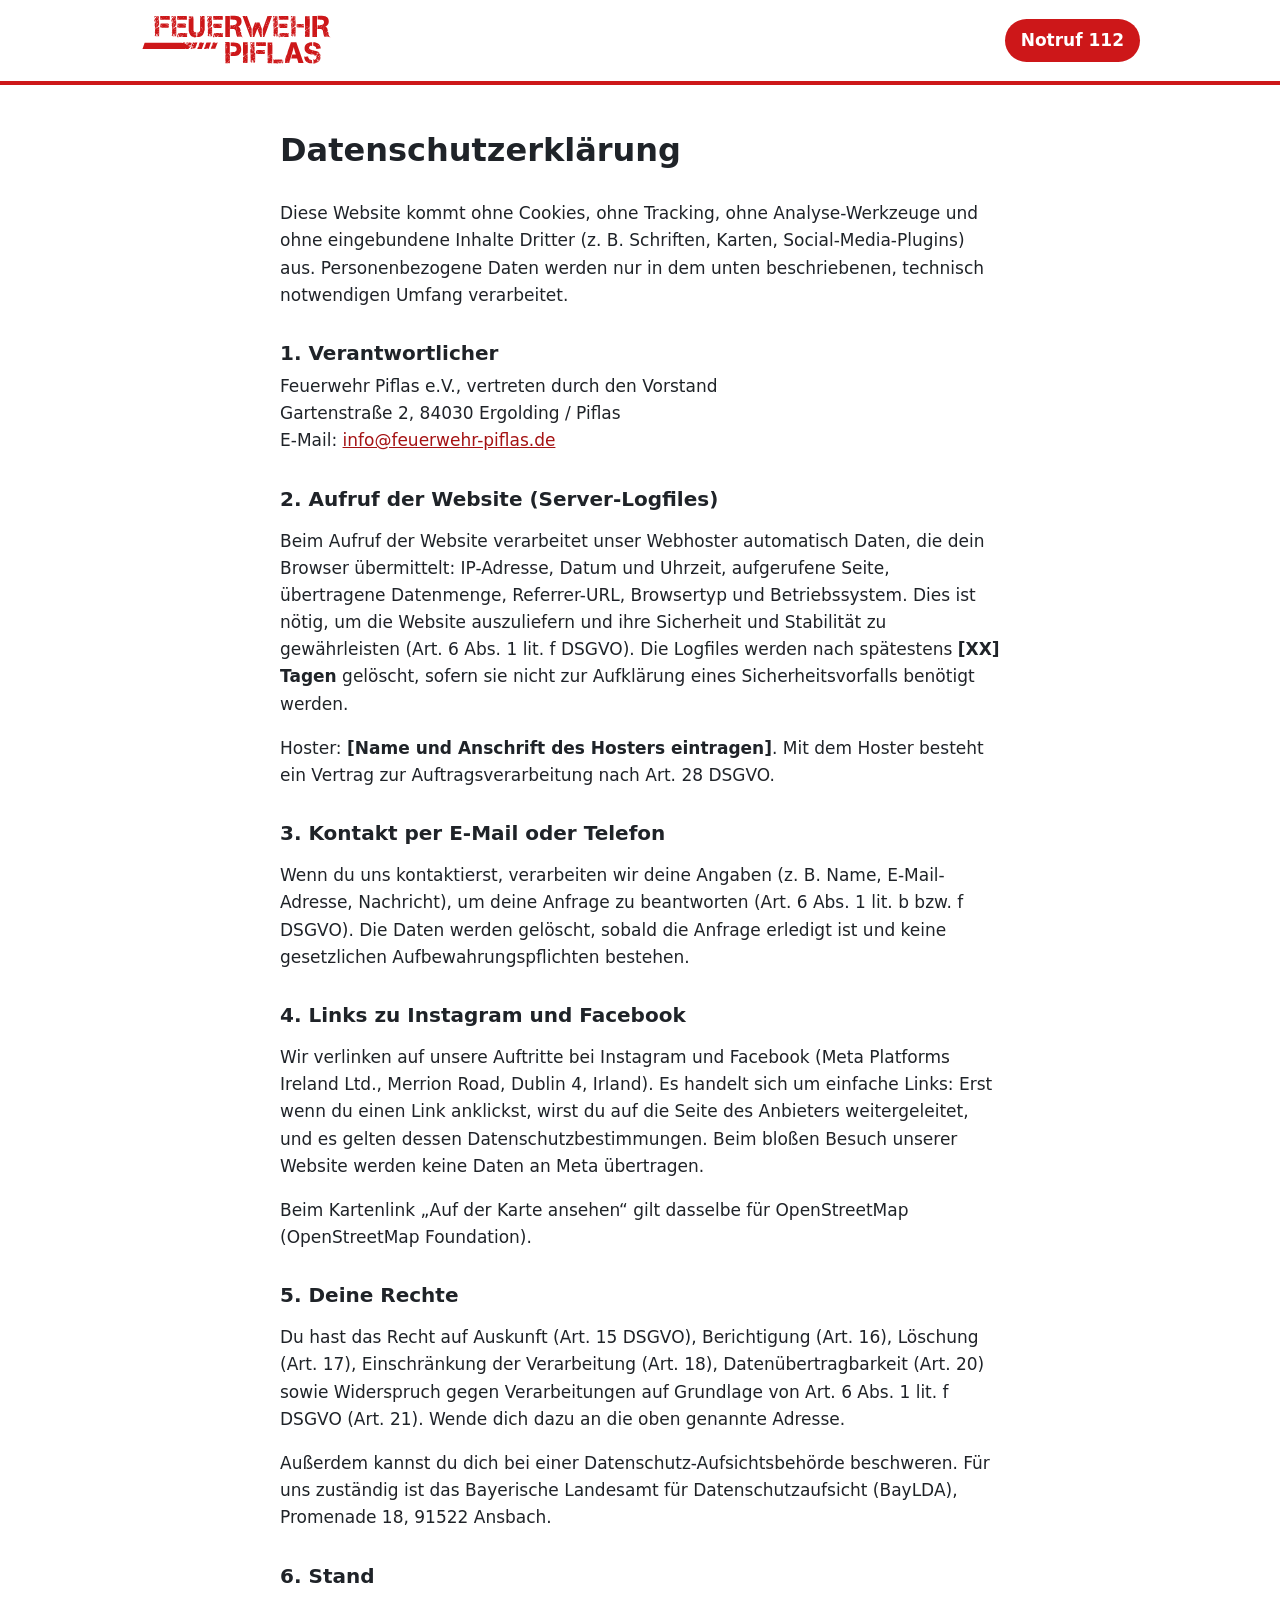
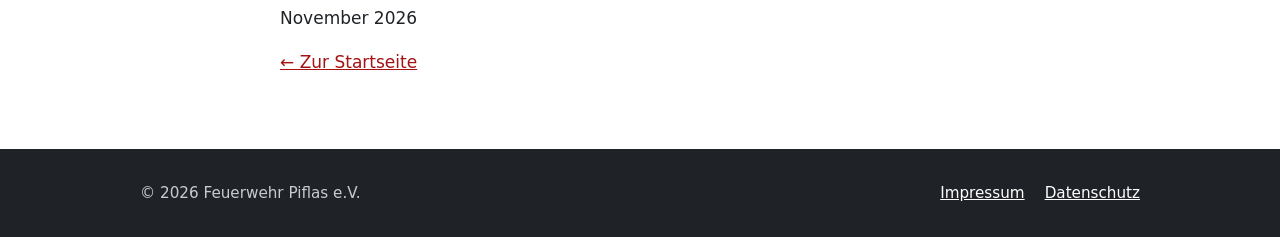
<file: docs/uebergangsseite/datenschutz.html>
<!DOCTYPE html>
<html lang="de">
<head>
  <meta charset="utf-8">
  <meta name="viewport" content="width=device-width, initial-scale=1">
  <title>Datenschutz – Freiwillige Feuerwehr Piflas</title>
  <meta name="robots" content="noindex">
  <link rel="icon" href="favicon.svg" type="image/svg+xml">
  <link rel="stylesheet" href="style.css">
</head>
<body>
  <header class="site">
    <div class="wrap">
      <a class="brand" href="./" aria-label="Freiwillige Feuerwehr Piflas – zur Startseite">
        <img src="logo.svg" alt="Feuerwehr Piflas" width="194" height="53">
      </a>
      <a class="notruf-mini" href="tel:112" aria-label="Notruf 112 anrufen">Notruf 112</a>
    </div>
  </header>

  <main class="wrap text">
    <h1>Datenschutzerklärung</h1>

    <p>Diese Website kommt ohne Cookies, ohne Tracking, ohne Analyse-Werkzeuge und ohne eingebundene Inhalte Dritter (z.&nbsp;B. Schriften, Karten, Social-Media-Plugins) aus. Personenbezogene Daten werden nur in dem unten beschriebenen, technisch notwendigen Umfang verarbeitet.</p>

    <h2>1. Verantwortlicher</h2>
    <address>
      Feuerwehr Piflas e.V., vertreten durch den Vorstand<br>
      Gartenstraße 2, 84030 Ergolding / Piflas<br>
      E-Mail: <a href="mailto:info@feuerwehr-piflas.de">info@feuerwehr-piflas.de</a>
    </address>

    <h2>2. Aufruf der Website (Server-Logfiles)</h2>
    <p>Beim Aufruf der Website verarbeitet unser Webhoster automatisch Daten, die dein Browser übermittelt: IP-Adresse, Datum und Uhrzeit, aufgerufene Seite, übertragene Datenmenge, Referrer-URL, Browsertyp und Betriebssystem. Dies ist nötig, um die Website auszuliefern und ihre Sicherheit und Stabilität zu gewährleisten (Art. 6 Abs. 1 lit. f DSGVO). Die Logfiles werden nach spätestens <strong>[XX] Tagen</strong> gelöscht, sofern sie nicht zur Aufklärung eines Sicherheitsvorfalls benötigt werden.</p>
    <p>Hoster: <strong>[Name und Anschrift des Hosters eintragen]</strong>. Mit dem Hoster besteht ein Vertrag zur Auftragsverarbeitung nach Art. 28 DSGVO.</p>

    <h2>3. Kontakt per E-Mail oder Telefon</h2>
    <p>Wenn du uns kontaktierst, verarbeiten wir deine Angaben (z.&nbsp;B. Name, E-Mail-Adresse, Nachricht), um deine Anfrage zu beantworten (Art. 6 Abs. 1 lit. b bzw. f DSGVO). Die Daten werden gelöscht, sobald die Anfrage erledigt ist und keine gesetzlichen Aufbewahrungspflichten bestehen.</p>

    <h2>4. Links zu Instagram und Facebook</h2>
    <p>Wir verlinken auf unsere Auftritte bei Instagram und Facebook (Meta Platforms Ireland Ltd., Merrion Road, Dublin 4, Irland). Es handelt sich um einfache Links: Erst wenn du einen Link anklickst, wirst du auf die Seite des Anbieters weitergeleitet, und es gelten dessen Datenschutzbestimmungen. Beim bloßen Besuch unserer Website werden keine Daten an Meta übertragen.</p>
    <p>Beim Kartenlink „Auf der Karte ansehen“ gilt dasselbe für OpenStreetMap (OpenStreetMap Foundation).</p>

    <h2>5. Deine Rechte</h2>
    <p>Du hast das Recht auf Auskunft (Art. 15 DSGVO), Berichtigung (Art. 16), Löschung (Art. 17), Einschränkung der Verarbeitung (Art. 18), Datenübertragbarkeit (Art. 20) sowie Widerspruch gegen Verarbeitungen auf Grundlage von Art. 6 Abs. 1 lit. f DSGVO (Art. 21). Wende dich dazu an die oben genannte Adresse.</p>
    <p>Außerdem kannst du dich bei einer Datenschutz-Aufsichtsbehörde beschweren. Für uns zuständig ist das Bayerische Landesamt für Datenschutzaufsicht (BayLDA), Promenade 18, 91522 Ansbach.</p>

    <h2>6. Stand</h2>
    <p>November 2026</p>

    <p><a href="./">← Zur Startseite</a></p>
  </main>

  <footer class="site">
    <div class="wrap">
      <span>© 2026 Feuerwehr Piflas e.V.</span>
      <nav aria-label="Rechtliches">
        <a href="impressum.html">Impressum</a>
        <a href="datenschutz.html" aria-current="page">Datenschutz</a>
      </nav>
    </div>
  </footer>
</body>
</html>
</file>
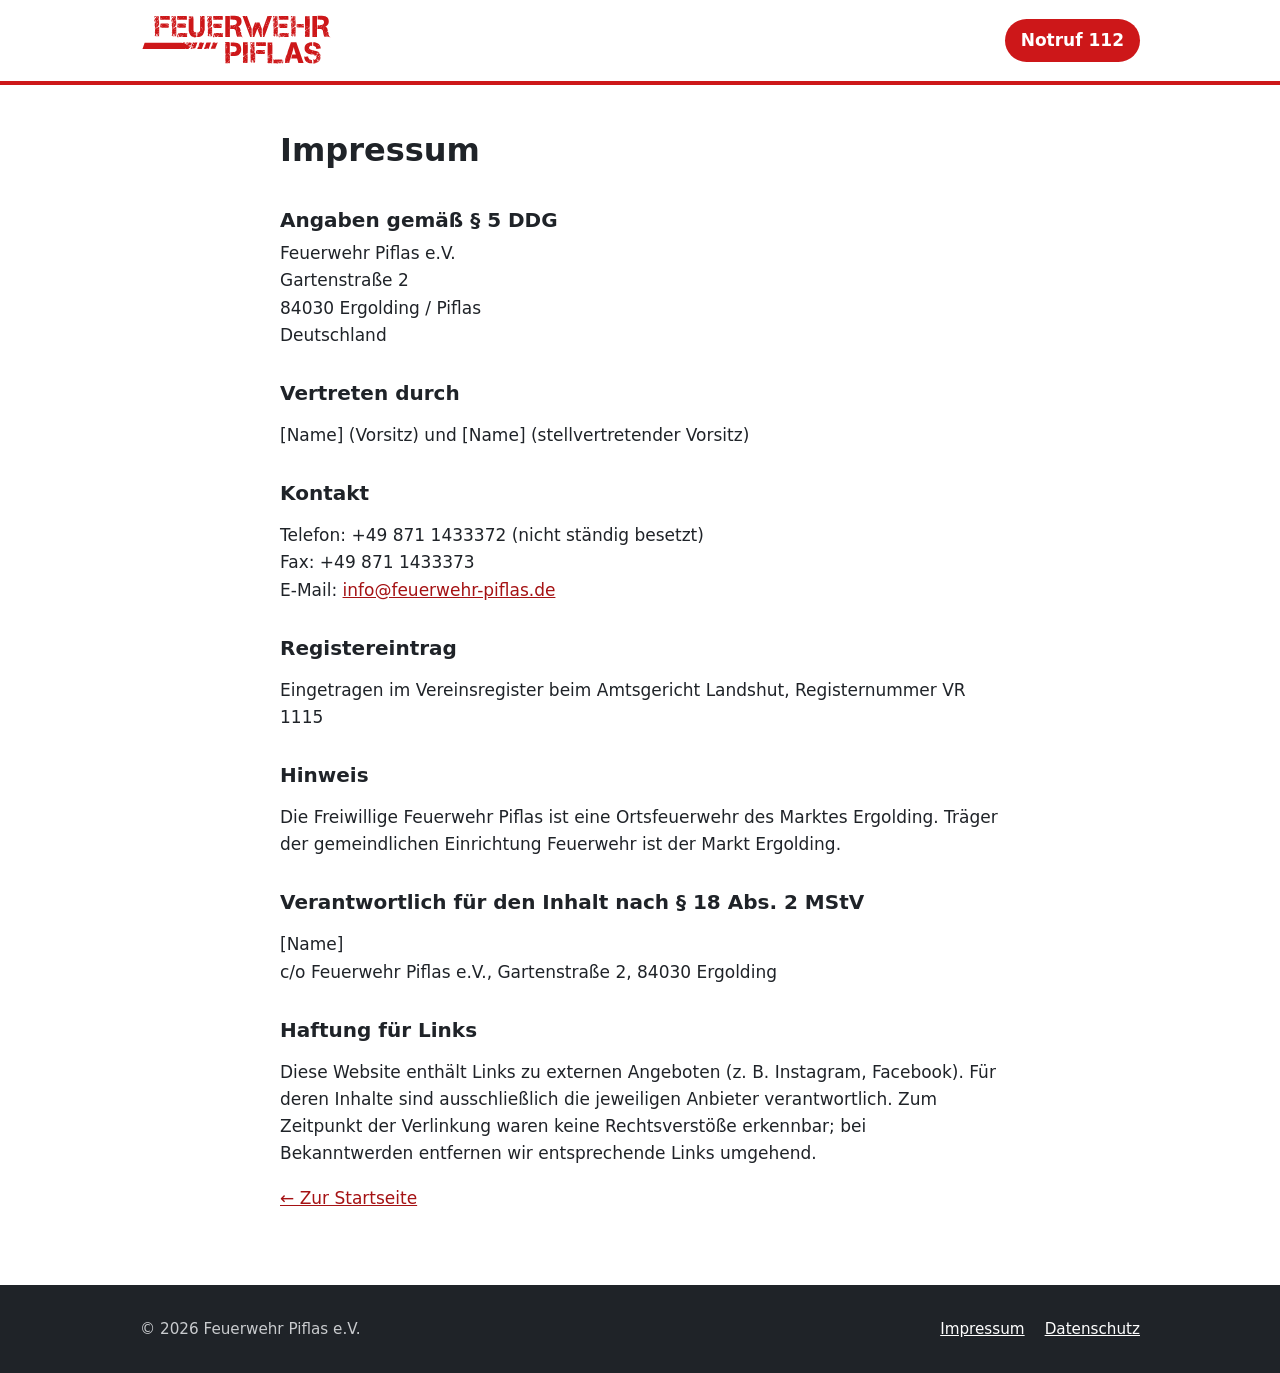
<file: docs/uebergangsseite/impressum.html>
<!DOCTYPE html>
<html lang="de">
<head>
  <meta charset="utf-8">
  <meta name="viewport" content="width=device-width, initial-scale=1">
  <title>Impressum – Freiwillige Feuerwehr Piflas</title>
  <meta name="robots" content="noindex">
  <link rel="icon" href="favicon.svg" type="image/svg+xml">
  <link rel="stylesheet" href="style.css">
</head>
<body>
  <header class="site">
    <div class="wrap">
      <a class="brand" href="./" aria-label="Freiwillige Feuerwehr Piflas – zur Startseite">
        <img src="logo.svg" alt="Feuerwehr Piflas" width="194" height="53">
      </a>
      <a class="notruf-mini" href="tel:112" aria-label="Notruf 112 anrufen">Notruf 112</a>
    </div>
  </header>

  <main class="wrap text">
    <h1>Impressum</h1>

    <h2>Angaben gemäß § 5 DDG</h2>
    <address>
      Feuerwehr Piflas e.V.<br>
      Gartenstraße 2<br>
      84030 Ergolding / Piflas<br>
      Deutschland
    </address>

    <h2>Vertreten durch</h2>
    <p>[Name] (Vorsitz) und [Name] (stellvertretender Vorsitz)</p>

    <h2>Kontakt</h2>
    <p>Telefon: +49 871 1433372 (nicht ständig besetzt)<br>
    Fax: +49 871 1433373<br>
    E-Mail: <a href="mailto:info@feuerwehr-piflas.de">info@feuerwehr-piflas.de</a></p>

    <h2>Registereintrag</h2>
    <p>Eingetragen im Vereinsregister beim Amtsgericht Landshut, Registernummer VR 1115</p>

    <h2>Hinweis</h2>
    <p>Die Freiwillige Feuerwehr Piflas ist eine Ortsfeuerwehr des Marktes Ergolding. Träger der gemeindlichen Einrichtung Feuerwehr ist der Markt Ergolding.</p>

    <h2>Verantwortlich für den Inhalt nach § 18 Abs. 2 MStV</h2>
    <p>[Name]<br>c/o Feuerwehr Piflas e.V., Gartenstraße 2, 84030 Ergolding</p>

    <h2>Haftung für Links</h2>
    <p>Diese Website enthält Links zu externen Angeboten (z.&nbsp;B. Instagram, Facebook). Für deren Inhalte sind ausschließlich die jeweiligen Anbieter verantwortlich. Zum Zeitpunkt der Verlinkung waren keine Rechtsverstöße erkennbar; bei Bekanntwerden entfernen wir entsprechende Links umgehend.</p>

    <p><a href="./">← Zur Startseite</a></p>
  </main>

  <footer class="site">
    <div class="wrap">
      <span>© 2026 Feuerwehr Piflas e.V.</span>
      <nav aria-label="Rechtliches">
        <a href="impressum.html" aria-current="page">Impressum</a>
        <a href="datenschutz.html">Datenschutz</a>
      </nav>
    </div>
  </footer>
</body>
</html>
</file>
<file: docs/uebergangsseite/style.css>
/* Feuerwehr Piflas – Übergangsseite. Keine externen Ressourcen. */
:root {
  --rot: #cd1719;
  --rot-dunkel: #a51214;
  --anthrazit: #1f2328;
  --grau: #5b6168;
  --hell: #f5f4f2;
  --linie: #e2e0dc;
  --weiss: #ffffff;
  --radius: 12px;
  --max: 1040px;
}

* { box-sizing: border-box; }

html { -webkit-text-size-adjust: 100%; }

body {
  margin: 0;
  font-family: system-ui, -apple-system, "Segoe UI", Roboto, "Helvetica Neue", Arial, sans-serif;
  font-size: 1.0625rem;
  line-height: 1.6;
  color: var(--anthrazit);
  background: var(--weiss);
}

a { color: var(--rot-dunkel); }
a:hover { color: var(--rot); }
a:focus-visible, .btn:focus-visible {
  outline: 3px solid var(--anthrazit);
  outline-offset: 3px;
}

.wrap { max-width: var(--max); margin: 0 auto; padding: 0 20px; }

.skip {
  position: absolute; left: -9999px;
}
.skip:focus { left: 12px; top: 12px; background: var(--weiss); padding: 8px 12px; z-index: 10; }

/* Kopf */
header.site {
  background: var(--weiss);
  border-bottom: 4px solid var(--rot);
}
header.site .wrap {
  display: flex; align-items: center; justify-content: space-between;
  gap: 16px; padding-top: 14px; padding-bottom: 14px;
}
.brand {
  display: flex; align-items: center; gap: 12px;
  color: var(--weiss); text-decoration: none; font-weight: 700; line-height: 1.2;
}
.brand:hover { color: var(--weiss); }
.brand img { width: 194px; height: auto; display: block; }
.brand small { display: block; font-weight: 400; opacity: .9; font-size: .85rem; }
.notruf-mini {
  color: var(--weiss); background: var(--rot); text-decoration: none; font-weight: 700;
  border-radius: 999px; padding: 8px 16px; white-space: nowrap;
}
.notruf-mini:hover { background: var(--rot-dunkel); color: var(--weiss); }

/* Hero */
.hero {
  background: var(--anthrazit);
  color: var(--weiss);
  padding: 64px 0 56px;
}
.hero h1 {
  font-size: clamp(2rem, 5vw, 3.25rem);
  line-height: 1.1; margin: 0 0 16px; letter-spacing: -.01em;
}
.hero p.lead { font-size: 1.2rem; max-width: 40ch; margin: 0 0 28px; color: #d9dadc; }
.hinweis {
  display: inline-block; background: rgba(255,255,255,.1);
  border-left: 4px solid var(--rot); padding: 10px 14px; border-radius: 6px;
  margin-bottom: 28px; color: #e9eaeb;
}

.btn {
  display: inline-flex; align-items: center; gap: 10px;
  background: var(--rot); color: var(--weiss); text-decoration: none;
  font-weight: 700; padding: 14px 22px; border-radius: 999px;
}
.btn:hover { background: var(--rot-dunkel); color: var(--weiss); }
.btn svg { width: 22px; height: 22px; flex: none; }
.btn.hell { background: var(--weiss); color: var(--anthrazit); }
.btn.hell:hover { background: var(--hell); color: var(--anthrazit); }
.btns { display: flex; flex-wrap: wrap; gap: 12px; }

/* Abschnitte */
section { padding: 56px 0; }
section.grau { background: var(--hell); }
h2 { font-size: 1.6rem; margin: 0 0 20px; line-height: 1.2; }

.notruf {
  display: grid; grid-template-columns: auto 1fr; gap: 24px; align-items: center;
  background: var(--weiss); border: 2px solid var(--rot); border-radius: var(--radius);
  padding: 24px 28px;
}
.notruf .nummer {
  font-size: clamp(3rem, 9vw, 4.5rem); font-weight: 800; color: var(--rot);
  line-height: 1; text-decoration: none;
}
.notruf p { margin: 0; }
.notruf strong { display: block; font-size: 1.15rem; margin-bottom: 4px; }

.karten { display: grid; grid-template-columns: repeat(auto-fit, minmax(260px, 1fr)); gap: 20px; }
.karte {
  background: var(--weiss); border: 1px solid var(--linie); border-radius: var(--radius);
  padding: 24px;
}
.karte h3 { margin: 0 0 10px; font-size: 1.15rem; }
.karte p { margin: 0 0 10px; }
.karte p:last-child { margin-bottom: 0; }
.klein { color: var(--grau); font-size: .95rem; }

/* Fuß */
footer.site {
  background: var(--anthrazit); color: #c9cbce; padding: 32px 0; font-size: .95rem;
}
footer.site .wrap { display: flex; flex-wrap: wrap; gap: 12px 28px; justify-content: space-between; }
footer.site a { color: var(--weiss); }
footer.site nav { display: flex; flex-wrap: wrap; gap: 8px 20px; }

/* Rechtstexte */
.text { max-width: 760px; padding-top: 40px; padding-bottom: 56px; }
.text h1 { font-size: 2rem; margin: 0 0 24px; }
.text h2 { font-size: 1.25rem; margin: 32px 0 8px; }
address { font-style: normal; }

@media (max-width: 560px) {
  .notruf { grid-template-columns: 1fr; text-align: left; }
  .brand img { width: 150px; }
  .hero { padding: 44px 0 40px; }
}

@media (prefers-reduced-motion: no-preference) {
  .btn, .notruf-mini { transition: background-color .15s, color .15s; }
}
</file>
